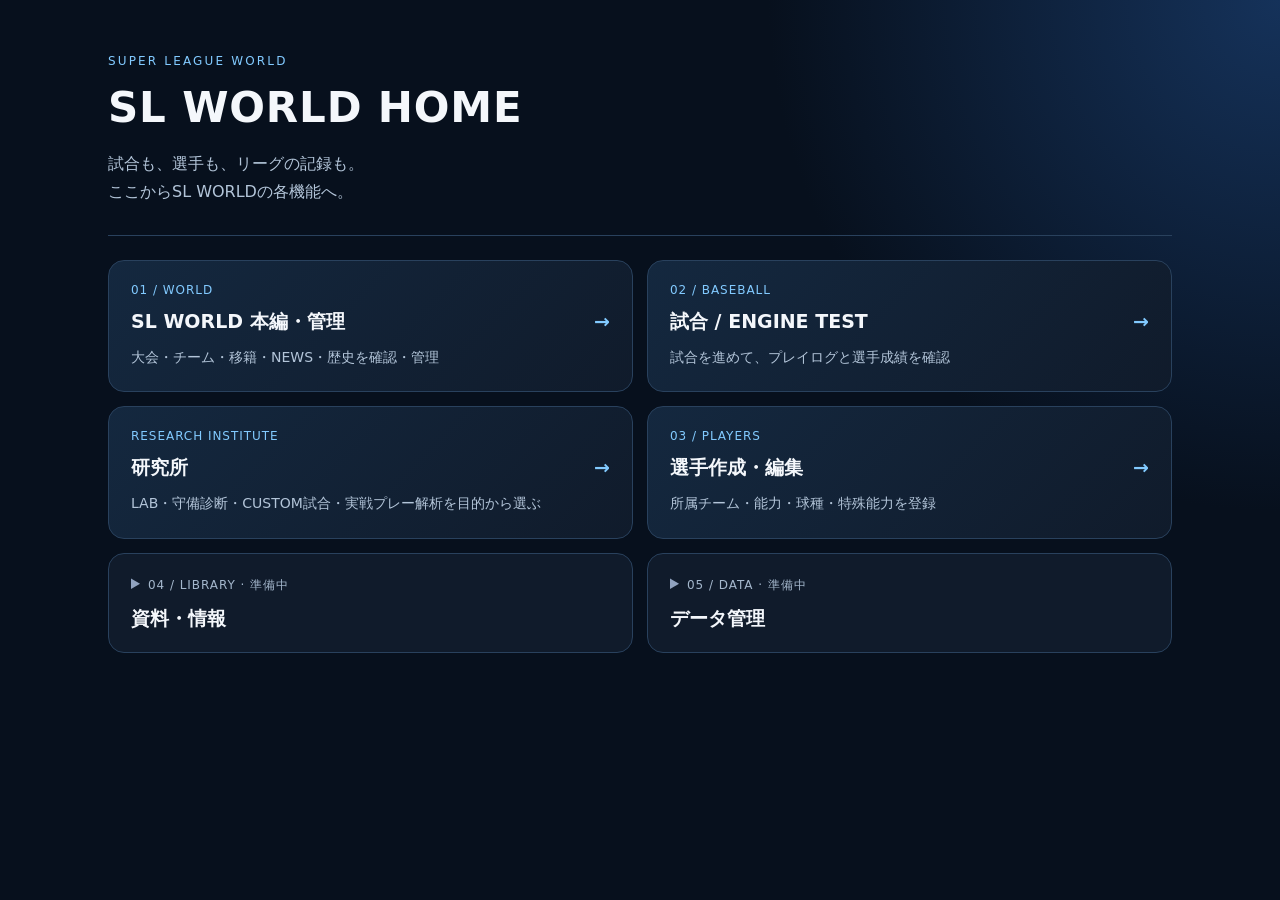
<file: index.html>
<!-- ===== SL WORLD STABLE 1/3 START ===== -->
<!DOCTYPE html>
<html lang="ja">
<head>
<meta charset="UTF-8">
<meta name="viewport" content="width=device-width,initial-scale=1,viewport-fit=cover">
<meta name="theme-color" content="#07101d">
<meta name="apple-mobile-web-app-capable" content="yes">
<meta name="apple-mobile-web-app-status-bar-style" content="black">
<meta name="apple-mobile-web-app-title" content="SL WORLD">

<title>SL WORLD</title>

<style>
*{
  box-sizing:border-box
}

:root{
  --bg:#07101d;
  --panel:#101b2b;
  --panel2:#15243a;
  --line:#263954;
  --text:#f7f9fc;
  --muted:#91a3c0;
  --blue:#82aff4;
  --gold:#f2c963;
  --green:#55d391;
  --red:#ff8585;
}

html,body{
  margin:0;
  min-height:100%;
  background:var(--bg);
  color:var(--text);
  font-family:-apple-system,BlinkMacSystemFont,"Segoe UI",sans-serif
}

body{
  padding-bottom:110px;
  background:
    radial-gradient(circle at top right,#15325a 0,#07101d 34%)
}

button,input,select,textarea{
  font:inherit
}

button{
  cursor:pointer
}

header{
  max-width:900px;
  margin:auto;
  padding:calc(24px + env(safe-area-inset-top)) 18px 18px
}

.headerTop,
.row{
  display:flex;
  justify-content:space-between;
  align-items:center;
  gap:10px
}

.logo{
  font-size:34px;
  font-weight:950
}

.sub{
  font-size:10px;
  color:var(--muted);
  letter-spacing:3px
}

.admin{
  border:1px solid #345070;
  background:#13243b;
  color:#e0ebfa;
  border-radius:13px;
  padding:9px 11px
}

.status{
  display:flex;
  justify-content:space-between;
  align-items:center;
  gap:10px;
  margin-top:16px
}

.badge{
  background:#162943;
  color:#b8cff1;
  padding:7px 11px;
  border-radius:999px;
  font-size:12px
}

.version{
  color:#6d83a4;
  font-size:11px
}

main{
  max-width:900px;
  margin:auto;
  padding:0 14px 30px
}

.view{
  display:none
}

.view.active{
  display:block
}

.hero,
.card{
  background:rgba(16,27,43,.98);
  border:1px solid var(--line);
  border-radius:20px;
  padding:17px;
  margin-bottom:13px
}

.hero{
  background:
    linear-gradient(135deg,#18325a,#101b2b)
}

.label{
  color:var(--blue);
  font-size:11px;
  font-weight:850;
  letter-spacing:2px
}

h1{
  font-size:26px;
  margin:8px 0
}

h2{
  font-size:19px;
  margin:0 0 12px
}

h3{
  font-size:16px;
  margin:5px 0 7px
}

p{
  color:var(--muted);
  line-height:1.6;
  margin:7px 0
}

small{
  color:var(--muted)
}

.grid{
  display:grid;
  grid-template-columns:repeat(2,1fr);
  gap:10px
}

.stat{
  background:var(--panel);
  border:1px solid var(--line);
  border-radius:17px;
  padding:14px
}

.big{
  font-size:27px;
  font-weight:900
}

.goldText{
  color:var(--gold)
}

.green{
  color:var(--green)
}

.red{
  color:var(--red)
}

.sectionTitle{
  font-size:11px;
  font-weight:850;
  letter-spacing:2px;
  color:#7f96b8;
  margin:20px 3px 9px
}

.item{
  padding:13px 0;
  border-bottom:1px solid #25364d
}

.item:last-child{
  border-bottom:0
}

input,
select,
textarea{
  width:100%;
  background:#091524;
  border:1px solid #304665;
  color:#fff;
  border-radius:12px;
  padding:12px;
  outline:none
}

textarea{
  resize:vertical;
  min-height:100px
}

.formLabel{
  display:block;
  color:#9eb0ca;
  font-size:12px;
  margin:13px 0 5px;
  font-weight:750
}

.two{
  display:grid;
  grid-template-columns:1fr 1fr;
  gap:8px
}

.primary{
  width:100%;
  border:0;
  background:#3278dd;
  color:#fff;
  border-radius:13px;
  padding:13px;
  margin-top:14px;
  font-weight:850
}

.secondary,
.danger{
  border-radius:10px;
  padding:8px 10px;
  font-size:12px
}

.secondary{
  border:1px solid #39506e;
  background:#15243a;
  color:#dbe7f8
}

.danger{
  border:1px solid #63353b;
  background:#2b191d;
  color:#ff9ca3
}

.tag{
  display:inline-block;
  padding:4px 7px;
  border-radius:9px;
  font-size:10px;
  font-weight:850;
  margin-right:4px
}

.canon{
  background:#173b28;
  color:#83dfa9
}

.memory{
  background:#203451;
  color:#afd0ff
}

.hold{
  background:#413319;
  color:#ffd681
}

.unknown{
  background:#2b2f39;
  color:#adb6c4
}

.big6{
  background:#463919;
  color:#f4d778
}

.warn{
  background:#432823;
  color:#ffb795
}

.notice{
  border-left:3px solid #4b8be8;
  padding-left:11px;
  color:#aebed4;
  font-size:13px;
  line-height:1.6
}

.alert{
  background:#31231a;
  border:1px solid #67462f;
  border-radius:14px;
  padding:13px;
  color:#ffd3a4;
  margin-top:10px
}

.rule{
  display:flex;
  justify-content:space-between;
  padding:9px 0;
  border-bottom:1px solid #25364d
}

table{
  width:100%;
  border-collapse:collapse;
  font-size:14px
}

th,
td{
  padding:10px 5px;
  border-bottom:1px solid #25364d
}

th{
  text-align:left;
  color:#879bb9;
  font-size:11px
}

th:last-child,
td:last-child{
  text-align:right
}

.first td{
  color:var(--gold);
  font-weight:850
}

.cut td{
  border-bottom:2px solid #607493
}

.box{
  border:1px solid #263a57;
  border-radius:14px;
  padding:13px;
  margin:9px 0;
  background:#0c1726
}

.score{
  font-size:21px;
  font-weight:900;
  color:var(--gold)
}

.empty{
  color:#6f829e;
  text-align:center;
  padding:20px 0
}

.newsCard{
  cursor:pointer
}

.newsCat{
  color:#83b3fa;
  font-size:10px;
  font-weight:850;
  letter-spacing:1px
}

.newsTitle{
  font-size:16px;
  font-weight:850;
  margin-top:5px;
  line-height:1.45
}

.newsSummary{
  color:#9eafc8;
  font-size:13px;
  margin-top:6px;
  line-height:1.5
}

.readmore{
  font-size:11px;
  color:#7eb0fa;
  margin-top:9px
}

.archiveTabs{
  display:grid;
  grid-template-columns:repeat(3,1fr);
  gap:6px;
  margin-bottom:14px
}

.archiveTab{
  border:1px solid #304665;
  background:#101d30;
  color:#8196b4;
  border-radius:11px;
  padding:9px 3px;
  font-size:11px
}

.archiveTab.active{
  background:#285fae;
  color:#fff;
  font-weight:850
}

.clubOpen,.clubBack{border:1px solid #345070;background:#13243b;color:#e0ebfa;border-radius:11px;padding:11px;min-height:44px;white-space:normal;overflow-wrap:anywhere}
.clubOpen{width:100%;text-align:left;font-weight:700}
.clubBack{margin-bottom:12px}
.clubOpen:focus-visible,.clubBack:focus-visible{outline:2px solid var(--blue);outline-offset:3px}

.archiveSection{
  display:none
}

.archiveSection.active{
  display:block
}

.timeline{
  border-left:2px solid #315074;
  margin-left:7px;
  padding-left:16px
}

.timelineItem{
  position:relative;
  padding:0 0 18px
}

.timelineItem:before{
  content:"";
  position:absolute;
  left:-22px;
  top:5px;
  width:10px;
  height:10px;
  border-radius:50%;
  background:#4f8fe8
}

.relationship{
  display:grid;
  grid-template-columns:1fr auto;
  gap:10px;
  align-items:center;
  padding:11px 0;
  border-bottom:1px solid #25364d
}

.modal{
  display:none;
  position:fixed;
  inset:0;
  z-index:100;
  background:rgba(0,0,0,.78);
  padding:18px;
  align-items:center;
  justify-content:center
}

.modal.open{
  display:flex
}

.modalBox{
  width:min(100%,620px);
  max-height:88vh;
  overflow:auto;
  background:#101b2b;
  border:1px solid #344b6b;
  border-radius:21px;
  padding:18px
}

.modalHead{
  display:flex;
  justify-content:space-between;
  align-items:flex-start;
  gap:12px
}

.close{
  width:35px;
  height:35px;
  border:0;
  border-radius:50%;
  background:#26364d;
  color:#fff;
  font-size:18px
}

.article{
  white-space:pre-wrap;
  color:#c2ccda;
  line-height:1.85;
  font-size:15px
}

nav{
  position:fixed;
  bottom:0;
  left:0;
  right:0;
  z-index:20;
  display:grid;
  grid-template-columns:repeat(6,1fr);
  background:rgba(7,16,29,.97);
  border-top:1px solid #263851;
  padding:8px 4px calc(14px + env(safe-area-inset-bottom));
  backdrop-filter:blur(16px)
}

nav button{
  border:0;
  background:none;
  color:#7589a8;
  font-size:10px;
  padding:8px 1px
}

nav button.active{
  color:#fff;
  font-weight:850
}

.icon{
  display:block;
  font-size:19px;
  margin-bottom:3px
}

@media(min-width:700px){
  .grid{
    grid-template-columns:repeat(4,1fr)
  }

  .archiveTabs{
    grid-template-columns:repeat(6,1fr)
  }

  nav{
    max-width:900px;
    margin:auto
  }
}

/* Opening is independent of HOME, management views and saved data. */
html.sl-opening-active, html.sl-opening-active body { overflow:hidden; overscroll-behavior:none; background:#000; }
#slOpening {
  position:fixed; inset:0; z-index:10000; width:100%; height:100%;
  margin:0; padding:0; border:0; border-radius:0; outline:0; box-shadow:none; appearance:none; -webkit-appearance:none; -webkit-tap-highlight-color:transparent; overflow:hidden;
  display:grid; place-items:center; background:#000; color:#eef7ff;
  font-family:-apple-system,BlinkMacSystemFont,"Segoe UI",sans-serif;
  text-align:center; cursor:pointer; touch-action:manipulation;
  animation:sl-opening-exit var(--opening-duration,5000ms) linear forwards;
}
#slOpening[hidden] { display:none; }
#slOpening:focus-visible { outline:0; box-shadow:none; }
#slOpening:focus-visible .sl-opening-skip { text-decoration:underline; }
.sl-opening-scene { position:absolute; inset:0; overflow:hidden; pointer-events:none; background:#000; }
/* Cover portrait with one registered coordinate plane for image, masks and lights. */
.sl-opening-picture { position:absolute; width:max(100%,56.28vh); height:max(100%,177.683vw);
  left:50%; top:50%; transform:translate(-50%,-50%); background:#000; }
.sl-opening-photo { position:absolute; inset:0; display:block; width:100%; height:100%;
  object-fit:cover; object-position:center; margin:0; padding:0; border:0; filter:brightness(.8); }
.sl-opening-curtain { position:absolute; inset:0; background:#000; opacity:1;
  animation:sl-opening-curtain var(--opening-duration,5000ms) linear both; }
.sl-opening-reveal { position:absolute; inset:0; background:url("./sl-world-opening-portrait.png") center / cover no-repeat;
  opacity:0; filter:brightness(.65); animation-duration:var(--opening-duration,5000ms);
  animation-timing-function:linear; animation-fill-mode:both;
  -webkit-mask-image:var(--reveal-mask); mask-image:var(--reveal-mask); }
.sl-opening-reveal-left { --reveal-mask:radial-gradient(ellipse 42% 35% at 6% 20%,#000 8%,transparent 100%); animation-name:sl-opening-left; }
.sl-opening-reveal-right { --reveal-mask:radial-gradient(ellipse 42% 35% at 94% 20%,#000 8%,transparent 100%); animation-name:sl-opening-right; }
.sl-opening-logo-shade { position:absolute; inset:0;
  background:radial-gradient(ellipse 38% 23% at 50% 27%,#000 35%,transparent 100%);
  animation:sl-opening-logo-shade var(--opening-duration,5000ms) linear both; }
.sl-opening-glow { position:absolute; inset:0; opacity:0; filter:blur(5px);
  background:radial-gradient(ellipse 9% 7% at var(--light-x) 20%,#f2faff90 0%,#b6d9ff25 45%,transparent 100%);
  animation:var(--light-animation) var(--opening-duration,5000ms) linear both; }
.sl-opening-glow-left { --light-x:6%; --light-animation:sl-opening-left; }
.sl-opening-glow-right { --light-x:94%; --light-animation:sl-opening-right; }
.sl-opening-gold { position:absolute; inset:0;
  background:radial-gradient(ellipse 24% 17% at 50% 27%,#edba542d,transparent);
  opacity:0; animation:sl-opening-logo var(--opening-duration,5000ms) linear both; }
@media (orientation:landscape) {
  .sl-opening-picture { width:56.28vh; height:100%; }
}
.sl-opening-skip {
  position:absolute; bottom:calc(24px + env(safe-area-inset-bottom,0px));
  left:0; right:0; font-size:11px; letter-spacing:.2em; color:#748493; animation:sl-opening-skip var(--opening-duration,5000ms) linear both;
}
/* 0-.8 black, .8-1.5 left, 1.5-2.2 right, 2.2-3.3 curtain, 3.3-4.3 logo. */
@keyframes sl-opening-left { 0%,16% {opacity:0} 30%,86% {opacity:.8} 90%,100% {opacity:1} }
@keyframes sl-opening-right { 0%,30% {opacity:0} 44%,86% {opacity:.8} 90%,100% {opacity:1} }
@keyframes sl-opening-curtain { 0%,44% {opacity:1} 52% {opacity:.85} 60% {opacity:.5} 66%,100% {opacity:.12} }
@keyframes sl-opening-logo-shade { 0%,66% {opacity:1} 86%,100% {opacity:0} }
@keyframes sl-opening-logo { 0%,66% {opacity:0} 86%,100% {opacity:1} }
@keyframes sl-opening-skip { 0%,16% {opacity:0} 24%,100% {opacity:1} }
@keyframes sl-opening-exit { 0%,90% {opacity:1;visibility:visible} 100% {opacity:0;visibility:hidden} }
@media (max-height:450px) {
  .sl-opening-skip { bottom:calc(10px + env(safe-area-inset-bottom,0px)); }
}
</style>

<link rel="preload" as="image" href="./sl-world-opening-portrait.png">
<!-- SL WORLD PWA -->
<meta name="mobile-web-app-capable" content="yes">
<link rel="manifest" href="./manifest.webmanifest">
<link rel="apple-touch-icon" sizes="180x180" href="./icons/apple-touch-icon.png">
<script src="./pwa-register.js" defer></script>
<!-- /SL WORLD PWA -->
<link rel="stylesheet" href="./sl-home.css">
<link rel="stylesheet" href="./lineup-display.css">
<link rel="stylesheet" href="./special-abilities.css">
<link rel="stylesheet" href="./teams-view.css">
<script src="./team-registry.js"></script>
<script src="./special-abilities.js"></script>
<script src="./lineup-display.js"></script>
<script src="./teams-view.js"></script>
</head>

<body>
<button id="slOpening" hidden type="button" aria-label="SL WORLD オープニングをスキップ">
  <span class="sl-opening-scene" aria-hidden="true">
    <span class="sl-opening-picture">
      <img class="sl-opening-photo" src="./sl-world-opening-portrait.png" alt="" fetchpriority="high" decoding="async" width="941" height="1672">
      <span class="sl-opening-curtain"></span>
      <span class="sl-opening-reveal sl-opening-reveal-left"></span>
      <span class="sl-opening-reveal sl-opening-reveal-right"></span>
      <span class="sl-opening-logo-shade"></span>
      <span class="sl-opening-glow sl-opening-glow-left"></span>
      <span class="sl-opening-glow sl-opening-glow-right"></span>
      <span class="sl-opening-gold"></span>
    </span>
  </span>
  <span class="sl-opening-skip" aria-hidden="true">TAP TO SKIP</span>
</button>
<noscript><style>#slOpening{display:none}</style></noscript>
<script>
// Presentation only: no storage, routing or application state changes.
(() => {
  const OPENING_CONFIG = { enabled:true, duration:5000, sessionKey:"sl_world_opening_played" };
  function claimOpeningSession() {
    // Reloads and same-tab internal navigation retain this flag. Never clear it
    // on pagehide/visibilitychange: those events also occur on internal navigation.
    // Restored iOS browsing sessions may retain sessionStorage after app closure;
    // the web platform does not expose a reliable native cold-launch signal.
    try {
      if (sessionStorage.getItem(OPENING_CONFIG.sessionKey) === "1") return false;
      sessionStorage.setItem(OPENING_CONFIG.sessionKey, "1");
      return true; // Mark before playback, including an immediate tap to skip.
    } catch (_) {
      // Storage-restricted fallback: avoid replay on reload or internal returns.
      const navigation = performance.getEntriesByType("navigation")[0];
      if (navigation && ["reload", "back_forward"].includes(navigation.type)) return false;
      try {
        const from = new URL(document.referrer);
        const app = new URL("./", location.href);
        if (from.origin === app.origin && from.pathname.startsWith(app.pathname)) return false;
      } catch (_) {}
      return true;
    }
  }
  const overlay = document.getElementById("slOpening");
  let timer, active = false, previousFocus;
  const blocked = new Map();
  function blockBackground() {
    if (!active) return;
    for (const id of ["slHome", "slManagement"]) {
      const element = document.getElementById(id);
      if (element && !blocked.has(element)) {
        blocked.set(element, element.inert);
        element.inert = true;
      }
    }
  }
  function skipOpening() {
    if (!active) return;
    active = false;
    clearTimeout(timer);
    document.documentElement.classList.remove("sl-opening-active");
    for (const [element, wasInert] of blocked) element.inert = wasInert;
    blocked.clear();
    const hadFocus = document.activeElement === overlay;
    overlay.hidden = true;
    if (hadFocus) {
      const target = previousFocus && previousFocus !== document.body
        ? previousFocus
        : document.querySelector(location.hash === "#management"
          ? ".sl-home-return a" : "#slHomeTitle");
      if (target) target.focus({preventScroll:true});
    }
  }
  function showOpening() {
    if (!OPENING_CONFIG.enabled || !claimOpeningSession()) { overlay.hidden = true; return; }
    active = true;
    previousFocus = document.activeElement;
    overlay.style.setProperty("--opening-duration", `${OPENING_CONFIG.duration}ms`);
    overlay.hidden = false;
    document.documentElement.classList.add("sl-opening-active");
    overlay.focus({preventScroll:true});
    blockBackground();
    timer = setTimeout(skipOpening, OPENING_CONFIG.duration);
  }
  overlay.addEventListener("click", event => {
    event.stopPropagation();
    skipOpening();
  });
  overlay.addEventListener("keydown", event => {
    if (event.key === "Escape") { event.preventDefault(); skipOpening(); }
    if (event.key === "Tab") event.preventDefault();
    event.stopPropagation();
  });
  overlay.addEventListener("animationend", event => {
    if (event.target === overlay) skipOpening();
  });
  document.addEventListener("DOMContentLoaded", blockBackground, {once:true});
  // Do not restore a half-played overlay when returning from another page.
  window.addEventListener("pagehide", skipOpening);
  showOpening();
})();
</script>

<!-- SL WORLD HOME: navigation only; existing management UI stays below. -->
<main id="slHome" class="sl-home" aria-labelledby="slHomeTitle">
  <div class="sl-home-hero">
    <p class="sl-home-eyebrow">SUPER LEAGUE WORLD</p>
    <h1 id="slHomeTitle" tabindex="-1">SL WORLD HOME</h1>
    <p class="sl-home-intro">試合も、選手も、リーグの記録も。<br>ここからSL WORLDの各機能へ。</p>
  </div>
  <div class="sl-home-grid" role="navigation" aria-label="SL WORLD メニュー">
    <a class="sl-home-card" href="#management">
      <span class="sl-home-number" aria-hidden="true">01 / WORLD</span>
      <span class="sl-home-name">SL WORLD 本編・管理 <span aria-hidden="true">→</span></span>
      <span class="sl-home-description">大会・チーム・移籍・NEWS・歴史を確認・管理</span>
    </a>
    <a class="sl-home-card" href="./engine006.html?mode=match">
      <span class="sl-home-number" aria-hidden="true">02 / BASEBALL</span>
      <span class="sl-home-name">試合 / ENGINE TEST <span aria-hidden="true">→</span></span>
      <span class="sl-home-description">試合を進めて、プレイログと選手成績を確認</span>
    </a>
    <a class="sl-home-card" href="./research.html">
      <span class="sl-home-number" aria-hidden="true">RESEARCH INSTITUTE</span>
      <span class="sl-home-name">研究所 <span aria-hidden="true">→</span></span>
      <span class="sl-home-description">LAB・守備診断・CUSTOM試合・実戦プレー解析を目的から選ぶ</span>
    </a>
    <a class="sl-home-card" href="./player-editor.html">
      <span class="sl-home-number" aria-hidden="true">03 / PLAYERS</span>
      <span class="sl-home-name">選手作成・編集 <span aria-hidden="true">→</span></span>
      <span class="sl-home-description">所属チーム・能力・球種・特殊能力を登録</span>
    </a>
    <details class="sl-home-card sl-home-future">
      <summary><span class="sl-home-number">04 / LIBRARY · 準備中</span><span class="sl-home-name">資料・情報</span></summary>
      <p class="sl-home-description">SL WORLDの資料をまとめる場所です。現在のNEWS・歴史は「SL WORLD 本編・管理」から確認できます。</p>
    </details>
    <details class="sl-home-card sl-home-future">
      <summary><span class="sl-home-number">05 / DATA · 準備中</span><span class="sl-home-name">データ管理</span></summary>
      <p class="sl-home-description">データ管理の共通メニューは準備中です。管理データのバックアップは本編の「管理」、選手データのJSON保存・読込は「選手作成・編集」をご利用ください。</p>
    </details>
  </div>
</main>
<div id="slManagement" hidden>
<div class="sl-home-return"><a href="#home">← SL WORLD HOME</a></div>


<header>
  <div class="headerTop">
    <div>
      <div class="logo">SL WORLD</div>
      <div class="sub">SUPER LEAGUE WORLD ENGINE</div>
    </div>

    <button class="admin" onclick="showView('admin',null)">
      ⚙ 管理
    </button>
  </div>

  <div class="status">
    <div class="badge">第34回スーパーリーグ</div>
    <div class="version">v1.3 STABLE</div>
  </div>
</header>

<main>

<section id="today" class="view active">

  <div class="hero">
    <div class="label">SL TODAY</div>
    <h1>第34回スーパーリーグ</h1>
    <p>大会・移籍・ニュース・歴史を、一つのSL世界記録へ。</p>
  </div>

  <div class="grid">

    <div class="stat">
      <small>現最高優勝</small>
      <div class="big goldText">Devils</div>
      <small>第33回</small>
    </div>

    <div class="stat">
      <small>通算最高優勝</small>
      <div class="big">27</div>
      <small>Devils</small>
    </div>

    <div class="stat">
      <small>終了大会</small>
      <div id="todayCount" class="big">0 / 10</div>
      <small>第34回SL</small>
    </div>

    <div class="stat">
      <small>WORLD STATE</small>
      <div class="big green">LIVE</div>
      <small>正史管理中</small>
    </div>

  </div>

  <div class="sectionTitle">SEASON STATUS</div>

  <div class="card">
    <h2>第34回 暫定首位</h2>
    <div id="todayLeader" class="big">開幕前</div>
    <p id="todayLeaderPt">0 pt</p>
    <div id="todayTie"></div>
  </div>

  <div class="sectionTitle">CC CARRYOVER</div>

  <div class="card">
    <h2>第33回CC → 第34回</h2>
    <div id="carryList"></div>
  </div>

  <div class="sectionTitle">HEADLINES</div>
  <div id="todayNews" class="card"></div>

  <div class="sectionTitle">TRANSFER MARKET</div>
  <div id="todayTransfers" class="card"></div>

  <div class="sectionTitle">WORLD MEMO</div>

  <div class="card">
    <textarea
      id="worldMemo"
      placeholder="設定、今後の展開、保留事項など"
    ></textarea>

    <button class="primary" onclick="saveMemo()">
      世界状態メモを保存
    </button>
  </div>

</section>


<section id="games" class="view">

  <div class="hero">
    <div class="label">TOURNAMENT</div>
    <h1>第34回 大会運営</h1>
    <p>外部ゲームで行った実際の大会結果を入力します。</p>
  </div>

  <div class="card">

    <div class="row">
      <h2>大会結果</h2>
      <button class="secondary" onclick="clearForm()">
        入力リセット
      </button>
    </div>

    <label class="formLabel">大会</label>
    <select id="eventNo"></select>

    <label class="formLabel">優勝</label>
    <input id="winner" list="teamsList">

    <label class="formLabel">準優勝</label>
    <input id="runner" list="teamsList">

    <label class="formLabel">3位</label>
    <div class="two">
      <input id="third1" list="teamsList">
      <input id="third2" list="teamsList">
    </div>

    <label class="formLabel">ベスト8</label>
    <div class="two">
      <input id="qf1" list="teamsList">
      <input id="qf2" list="teamsList">
      <input id="qf3" list="teamsList">
      <input id="qf4" list="teamsList">
    </div>

    <label class="formLabel">
      前回大会王者を実際に倒したチーム
    </label>

    <input
      id="beatChampion"
      list="teamsList"
      placeholder="該当なしなら空欄"
    >

    <p class="notice">
      第1大会には王者撃破ボーナスはありません。
      連覇ボーナスと王者撃破ボーナスは、
      直前の大会だけを参照します。
    </p>

    <button class="primary" onclick="saveTournament()">
      この大会を正史として保存
    </button>

  </div>

  <div class="card">
    <h2>SLポイント</h2>

    <div class="rule">
      <span>優勝</span>
      <strong>5 pt</strong>
    </div>

    <div class="rule">
      <span>準優勝</span>
      <strong>4 pt</strong>
    </div>

    <div class="rule">
      <span>3位</span>
      <strong>3 pt</strong>
    </div>

    <div class="rule">
      <span>ベスト8</span>
      <strong>1 pt</strong>
    </div>

    <div class="rule">
      <span>前回王者撃破</span>
      <strong>+1 pt</strong>
    </div>

    <div class="rule">
      <span>大会連覇</span>
      <strong>+1 pt</strong>
    </div>
  </div>

  <div class="card">
    <h2>第34回 暫定順位</h2>

    <div style="overflow:auto">
      <table>
        <thead>
          <tr>
            <th>順位</th>
            <th>チーム</th>
            <th>Pt</th>
          </tr>
        </thead>

        <tbody id="standingsBody"></tbody>
      </table>
    </div>

    <div id="playoffNotice"></div>
  </div>

  <div class="sectionTitle">REGISTERED EVENTS</div>

  <div id="eventHistory" class="card"></div>

</section>


<section id="teams" class="view">

  <div class="hero">
    <div class="label">TEAMS / PLAYERS</div>
    <h1>チーム・選手</h1>
    <p>現在の所属チームと、登録された選手の能力を閲覧します。</p>
  </div>
  <div id="teamsBrowser"></div>

  <details id="teamRelationships" class="card">
    <summary>クラブ間関係</summary>
    <div id="relationshipList"></div>
  </details>

</section>


<section id="transfers" class="view">

  <div class="hero">
    <div class="label">TRANSFER MARKET</div>
    <h1>移籍市場</h1>
    <p>確定移籍・レンタル・内部昇格とは分けて記録します。</p>
  </div>

  <div class="card">

    <h2>移籍を登録</h2>

    <label class="formLabel">選手</label>
    <input id="transferPlayer">

    <label class="formLabel">移籍元</label>
    <input id="transferFrom">

    <label class="formLabel">移籍先</label>
    <input id="transferTo">

    <label class="formLabel">種別</label>

    <select id="transferType">
      <option value="完全移籍">完全移籍</option>
      <option value="レンタル">レンタル</option>
      <option value="復帰">レンタル復帰</option>
      <option value="加入">加入</option>
      <option value="退団">退団</option>
      <option value="引退">引退</option>
    </select>

    <label class="formLabel">メモ</label>
    <textarea
      id="transferMemo"
      placeholder="移籍金、契約、背景など"
    ></textarea>

    <button class="primary" onclick="addTransfer()">
      移籍記録を追加
    </button>

  </div>

  <div class="card">
    <h2>移籍履歴</h2>
    <div id="transferList"></div>
  </div>

</section>


<section id="news" class="view">

  <div class="hero">
    <div class="label">SL NEWS</div>
    <h1>ニュース</h1>
    <p>現在のニュースとSL史に残る記事を管理します。</p>
  </div>

  <div class="card">

    <h2>ニュース作成</h2>

    <label class="formLabel">カテゴリー</label>

    <select id="newsCategory">
      <option value="速報">速報</option>
      <option value="移籍">移籍</option>
      <option value="大会">大会</option>
      <option value="クラブ">クラブ</option>
      <option value="選手">選手</option>
      <option value="運営">運営</option>
      <option value="歴史">歴史</option>
    </select>

    <label class="formLabel">タイトル</label>
    <input id="newsTitle">

    <label class="formLabel">概要</label>
    <textarea id="newsSummary"></textarea>

    <label class="formLabel">本文</label>
    <textarea id="newsBody"></textarea>

    <button class="primary" onclick="addNews()">
      ニュースを公開
    </button>

  </div>

  <div class="sectionTitle">CURRENT NEWS</div>
  <div id="newsList"></div>

  <div class="sectionTitle">HISTORICAL NEWS</div>
  <div id="historicalNewsList"></div>

</section>


<section id="history" class="view">

  <div class="hero">
    <div class="label">SL WORLD HISTORY</div>
    <h1>SL WORLD History</h1>
    <p>
      SLの大会記録・年表・伝説を閲覧できます。
    </p>
  </div>

  <div class="archiveTabs">

    <button
      class="archiveTab active"
      data-archive="sl"
      onclick="showArchive('sl',this)"
    >
      SLの歴史
    </button>


    <button
      class="archiveTab"
      data-archive="cc"
      onclick="showArchive('cc',this)"
    >
      CC
    </button>

    <button
      class="archiveTab"
      data-archive="jc"
      onclick="showArchive('jc',this)"
    >
      JC
    </button>

    <button
      class="archiveTab"
      data-archive="king"
      onclick="showArchive('king',this)"
    >
      国王杯
    </button>

    <button
      class="archiveTab"
      data-archive="timeline"
      onclick="showArchive('timeline',this)"
    >
      年表
    </button>

    <button
      class="archiveTab"
      data-archive="legend"
      onclick="showArchive('legend',this)"
    >
      伝説
    </button>

  </div>

  <p class="notice">大会別記録・年表・記事は当時の名称を残しています。</p>

  <div id="archive-sl" class="archiveSection active">
    <div class="card">
      <h2>SL最高優勝</h2>
      <div id="slChampionArchive"></div>
    </div>
  </div>

  <div id="archive-cc" class="archiveSection">
    <div class="card">
      <h2>Champions Cup</h2>
      <div id="ccArchive"></div>
    </div>
  </div>

  <div id="archive-jc" class="archiveSection">
    <div class="card">
      <h2>Japan Cup</h2>
      <div id="jcArchive"></div>
    </div>
  </div>

  <div id="archive-king" class="archiveSection">
    <div class="card">
      <h2>国王杯</h2>
      <div id="kingArchive"></div>
    </div>
  </div>

  <div id="archive-timeline" class="archiveSection">
    <div class="card">
      <h2>SL年表</h2>
      <div id="timelineArchive"></div>
    </div>
  </div>

  <div id="archive-legend" class="archiveSection">
    <div class="card">
      <h2>伝説・記録</h2>
      <div id="legendArchive"></div>
    </div>
  </div>

</section>

<!-- ===== SL WORLD STABLE 1/3 END ===== -->
<!-- ===== SL WORLD STABLE 2/3 START ===== -->

<section id="admin" class="view">

  <div class="hero">
    <div class="label">ADMIN / GOD MODE</div>
    <h1>SL WORLD 管理</h1>
    <p>世界データの保存・復元・確認を行います。</p>
  </div>

  <div class="card">
    <h2>データバックアップ</h2>

    <p class="notice">
      大会結果・ニュース・移籍・クラブ関係・世界メモを
      JSON形式でバックアップできます。
    </p>

    <button class="primary" onclick="exportBackup()">
      バックアップJSONを表示
    </button>

    <label class="formLabel">バックアップ / 復元データ</label>

    <textarea
      id="backupArea"
      placeholder="ここにJSONデータが表示されます"
    ></textarea>

    <button class="secondary" onclick="importBackup()">
      このJSONから復元
    </button>
  </div>

  <div class="card">
    <h2>WORLD DATA STATUS</h2>

    <div class="rule">
      <span>SL最高優勝史</span>
      <strong>第1〜33回</strong>
    </div>

    <div class="rule">
      <span>Champions Cup</span>
      <strong>第1〜33回</strong>
    </div>

    <div class="rule">
      <span>Japan Cup</span>
      <strong>第1〜25回</strong>
    </div>

    <div class="rule">
      <span>国王杯</span>
      <strong>第1〜4回</strong>
    </div>

    <div class="rule">
      <span>現行シーズン</span>
      <strong>第34回</strong>
    </div>
  </div>

  <div class="card">
    <h2>記録ポリシー</h2>

    <p>
      <span class="tag canon">正史</span>
      ユーザーによって確定されたSL世界の事実
    </p>

    <p>
      <span class="tag memory">記憶</span>
      記憶に基づき、今後確認する可能性がある記録
    </p>

    <p>
      <span class="tag hold">推定</span>
      周辺資料から考えられるが未確定の情報
    </p>

    <p>
      <span class="tag unknown">記録なし</span>
      現存資料では確認できない情報
    </p>
  </div>

</section>

</main>


<datalist id="teamsList"></datalist>


<div id="articleModal" class="modal">
  <div class="modalBox">

    <div class="modalHead">

      <div>
        <div id="modalCategory" class="newsCat"></div>
        <h2 id="modalTitle"></h2>
      </div>

      <button class="close" onclick="closeArticle()">
        ×
      </button>

    </div>

    <div id="modalSummary" class="newsSummary"></div>

    <hr
      style="
        border:0;
        border-top:1px solid #2a3d58;
        margin:16px 0
      "
    >

    <div id="modalBody" class="article"></div>

  </div>
</div>


<nav>

  <button
    class="navBtn active"
    data-view="today"
    onclick="showView('today',this)"
  >
    <span class="icon">⌂</span>
    Today
  </button>

  <button
    class="navBtn"
    data-view="games"
    onclick="showView('games',this)"
  >
    <span class="icon">◆</span>
    大会
  </button>

  <button
    class="navBtn"
    data-view="teams"
    onclick="showView('teams',this)"
  >
    <span class="icon">♜</span>
    チーム
  </button>

  <button
    class="navBtn"
    data-view="transfers"
    onclick="showView('transfers',this)"
  >
    <span class="icon">⇄</span>
    移籍
  </button>

  <button
    class="navBtn"
    data-view="news"
    onclick="showView('news',this)"
  >
    <span class="icon">▤</span>
    News
  </button>

  <button
    class="navBtn"
    data-view="history"
    onclick="showView('history',this)"
  >
    <span class="icon">★</span>
    歴史
  </button>

</nav>


</div>
<script>
// HOME routing is independent of management tabs and never touches storage.
(() => {
  const home = document.getElementById("slHome");
  const management = document.getElementById("slManagement");
  function showHomeRoute(moveFocus = false){
    const inManagement = location.hash === "#management";
    home.hidden = inManagement;
    management.hidden = !inManagement;
    if(moveFocus){
      window.scrollTo(0,0);
      (inManagement ? management.querySelector(".sl-home-return a") : document.getElementById("slHomeTitle")).focus({preventScroll:true});
    }
  }
  window.addEventListener("hashchange",()=>showHomeRoute(true));
  window.addEventListener("pageshow",()=>showHomeRoute());
  showHomeRoute();
})();
</script>
<script>

const $ = id => document.getElementById(id);


/* =========================================================
   SL WORLD CORE DATA
========================================================= */

// Current team identities and memberships are provided by team-registry.js.

// Legacy competition keys: keep saved editions, points and manager references intact.
const teams = [
  "デビルスターズ",
  "大阪桐蔭",
  "納東一",
  "東海大相模",
  "壮青学院",
  "日本体育大荏原",
  "威伏",
  "西東国",
  "武勇館",
  "明訓",
  "頭取商",
  "知位学園"
];


const managers = {
  "デビルスターズ":"海堂",
  "大阪桐蔭":"島田",
  "納東一":"佐藤",
  "東海大相模":"由井",
  "壮青学院":"朝比奈",
  "日本体育大荏原":"加々美",
  "威伏":"田倉",
  "西東国":"サントス",
  "武勇館":"山本",
  "明訓":"徳川",
  "頭取商":"高橋",
  "知位学園":"太田"
};


const big6Teams = [
  "デビルスターズ",
  "大阪桐蔭",
  "納東一",
  "東海大相模",
  "壮青学院",
  "日本体育大荏原"
];


const carryover = {
  "デビルスターズ":3,
  "納東一":2,
  "大阪桐蔭":1,
  "壮青学院":1
};


/* =========================================================
   SL最高優勝
========================================================= */

const slChampions = [

  "デビルスターズ",
  "デビルスターズ",
  "デビルスターズ",
  "デビルスターズ",
  "デビルスターズ",
  "デビルスターズ",
  "デビルスターズ",
  "デビルスターズ",

  "納東一",

  "デビルスターズ",
  "デビルスターズ",
  "デビルスターズ",

  "納東一",

  "デビルスターズ",
  "デビルスターズ",
  "デビルスターズ",
  "デビルスターズ",
  "デビルスターズ",
  "デビルスターズ",
  "デビルスターズ",
  "デビルスターズ",
  "デビルスターズ",
  "デビルスターズ",
  "デビルスターズ",

  "納東一",

  "デビルスターズ",

  "日本体育大荏原",

  "デビルスターズ",

  "日本体育大荏原",

  "デビルスターズ",
  "デビルスターズ",

  "日本体育大荏原",

  "デビルスターズ"

];


/* =========================================================
   CHAMPIONS CUP
========================================================= */

const ccHistory = [

  ["東海大相模","大阪桐蔭"],
  ["東海大相模","明訓"],
  ["デビルスターズ","西東国"],
  ["東海大相模","大阪桐蔭"],
  ["デビルスターズ","納東一"],
  ["納東一","頭取商"],
  ["デビルスターズ","納東一"],
  ["デビルスターズ","納東一"],
  ["デビルスターズ","納東一"],
  ["デビルスターズ","壮青学院"],
  ["デビルスターズ","東海大相模"],
  ["デビルスターズ","明訓"],
  ["デビルスターズ","東海大相模"],
  ["デビルスターズ","明訓"],
  ["デビルスターズ","大阪桐蔭"],

  [
    "東海大相模",
    "壮青学院",
    "デビルスターズ",
    "納東一"
  ],

  [
    "納東一",
    "西東国",
    "大阪桐蔭",
    "日体荏原"
  ],

  [
    "デビルスターズ",
    "壮青学院",
    "大阪桐蔭",
    "納東一"
  ],

  [
    "デビルスターズ",
    "東海大相模",
    "納東一",
    "大阪桐蔭"
  ],

  [
    "東海大相模",
    "デビルスターズ",
    "日体荏原",
    "明訓"
  ],

  [
    "壮青学院",
    "デビルスターズ",
    "納東一",
    "西東国"
  ],

  [
    "納東一",
    "デビルスターズ",
    "東海大相模",
    "西東国"
  ],

  [
    "デビルスターズ",
    "大阪桐蔭",
    "壮青学院",
    "東海大相模"
  ],

  [
    "納東一",
    "日体荏原",
    "大阪桐蔭",
    "東海大相模"
  ],

  [
    "壮青学院",
    "大阪桐蔭",
    "日体荏原",
    "東海大相模"
  ],

  [
    "日体荏原",
    "東海大相模",
    "デビルスターズ",
    "威伏"
  ],

  [
    "納東一",
    "デビルスターズ",
    "日体荏原",
    "東海大相模"
  ],

  [
    "日体荏原",
    "大阪桐蔭",
    "デビルスターズ",
    "納東一"
  ],

  [
    "日体荏原",
    "デビルスターズ",
    "壮青学院",
    "納東一"
  ],

  [
    "デビルスターズ",
    "大阪桐蔭",
    "壮青学院",
    "威伏"
  ],

  [
    "デビルスターズ",
    "日体荏原",
    "大阪桐蔭",
    "東海大相模"
  ],

  [
    "デビルスターズ",
    "日体荏原",
    "納東一",
    "大阪桐蔭"
  ],

  [
    "デビルスターズ",
    "納東一",
    "大阪桐蔭",
    "壮青学院"
  ]

];


/* =========================================================
   JAPAN CUP
========================================================= */

const jcHistory = [

  [
    "デビルスターズ",
    "納東一",
    "東海大相模",
    "大阪桐蔭"
  ],

  [
    "納東一",
    "大阪桐蔭",
    "デビルスターズ",
    "東海大相模"
  ],

  [
    "大阪桐蔭",
    "デビルスターズ",
    "明訓",
    "壮青学院"
  ],

  [
    "納東一",
    "大阪桐蔭",
    "東海大相模",
    "デビルスターズ"
  ],

  [
    "大阪桐蔭",
    "納東一",
    "デビルスターズ",
    "壮青学院"
  ],

  [
    "納東一",
    "大阪桐蔭",
    "東海大相模",
    "デビルスターズ"
  ],

  [
    "大阪桐蔭",
    "納東一",
    "デビルスターズ",
    "東海大相模"
  ],

  [
    "デビルスターズ",
    "壮青学院",
    "大阪桐蔭",
    "納東一"
  ],

  [
    "大阪桐蔭",
    "デビルスターズ",
    "壮青学院",
    "日体荏原"
  ],

  [
    "壮青学院",
    "東海大相模",
    "デビルスターズ",
    "西東国"
  ],

  [
    "デビルスターズ",
    "大阪桐蔭",
    "東海大相模",
    "納東一"
  ],

  [
    "壮青学院",
    "東海大相模",
    "デビルスターズ",
    "大阪桐蔭"
  ],

  [
    "デビルスターズ",
    "大阪桐蔭",
    "納東一",
    "東海大相模"
  ],

  [
    "壮青学院",
    "納東一",
    "デビルスターズ",
    "東海大相模"
  ],

  [
    "デビルスターズ",
    "壮青学院",
    "納東一",
    "大阪桐蔭"
  ],

  [
    "納東一",
    "壮青学院",
    "デビルスターズ",
    "大阪桐蔭"
  ],

  [
    "納東一",
    "日体荏原",
    "壮青学院",
    "デビルスターズ"
  ],

  [
    "日体荏原",
    "壮青学院",
    "デビルスターズ",
    "西東国"
  ],

  [
    "日体荏原",
    "壮青学院",
    "デビルスターズ",
    "納東一"
  ],

  [
    "デビルスターズ",
    "日体荏原",
    "納東一",
    "大阪桐蔭"
  ],

  [
    "壮青学院",
    "日体荏原",
    "大阪桐蔭",
    "デビルスターズ"
  ],

  [
    "デビルスターズ",
    "大阪桐蔭",
    "日体荏原",
    "壮青学院"
  ],

  [
    "デビルスターズ",
    "日体荏原",
    "大阪桐蔭",
    "壮青学院"
  ],

  [
    "デビルスターズ",
    "日体荏原",
    "納東一",
    "威伏"
  ],

  [
    "デビルスターズ",
    "大阪桐蔭",
    "日体荏原",
    "納東一"
  ]

];


/* =========================================================
   国王杯
========================================================= */

const kingHistory = [

  [
    "デビルスターズ",
    "日本体育大荏原",
    "威伏",
    "邦成"
  ],

  [
    "デビルスターズ",
    "大阪桐蔭",
    "日本体育大荏原",
    "東海大相模"
  ],

  [
    "納東一",
    "将駈",
    "壮青学院",
    "宇霧一"
  ],

  [
    "デビルスターズ",
    "東海大相模",
    "日本体育大荏原",
    "西東国"
  ]

];


/* =========================================================
   SL TIMELINE
========================================================= */

const timelineData = [

  {
    era:"SL以前",
    title:"スーパーリーグ前史",
    text:
      "絶対勝利学園高校を源流とするチーム史と、"+
      "全日本野球選手権の時代。"+
      "デビルスターズの名称は全日本時代の中期〜後期に成立したとされる。",
    status:"memory"
  },

  {
    era:"第1回",
    title:"スーパーリーグ開幕",
    text:
      "SLが開幕。デビルスターズはすでに完成された強豪として君臨していた。",
    status:"canon"
  },

  {
    era:"第1〜8回",
    title:"デビルスターズ 8連覇",
    text:
      "SL最高優勝を第1回から第8回まで連続制覇。"+
      "SL史最初の巨大王朝を築く。",
    status:"canon"
  },

  {
    era:"第9回",
    title:"納東一、王朝を止める",
    text:
      "納東一がSL最高優勝。"+
      "デビルスターズ以外で初めて最高優勝を獲得する。"+
      "Japan Cupもこの時代から始まった。",
    status:"canon"
  },

  {
    era:"第19回",
    title:"デビルスターズ 三冠",
    text:
      "デビルスターズがSL・CC・JCを制覇。"+
      "6連続最高優勝、通算17回目。",
    status:"canon"
  },

  {
    era:"第22回",
    title:"威伏・能体工がAチームへ",
    text:
      "威伏と能体工がSL所属チームへ昇格。"+
      "威伏には条件付きのAチーム資格が設定された。",
    status:"canon"
  },

  {
    era:"第23回",
    title:"加々美時代の頂点",
    text:
      "デビルスターズが三冠。"+
      "SL最高優勝10連覇、通算21回目。"+
      "シーズン後、加々美監督がデビルスターズを退任する。",
    status:"canon"
  },

  {
    era:"第24回",
    title:"海堂政権と加々美の新たな挑戦",
    text:
      "海堂がデビルスターズ監督に就任。"+
      "加々美は日本体育大荏原の監督となり、"+
      "若手育成を軸に新たなチーム作りを開始する。",
    status:"canon"
  },

  {
    era:"第27回",
    title:"日本体育大荏原、初の最高優勝",
    text:
      "デビルスターズと38ポイントで並び、"+
      "最高優勝決定プレーオフを3対1で制した日本体育大荏原が初優勝。"+
      "Big6の一角として確固たる地位を築く。",
    status:"canon"
  },

  {
    era:"第28回",
    title:"藤浪、大阪桐蔭監督就任",
    text:
      "大阪桐蔭が藤浪を監督に招聘。"+
      "SL史上初の元NPB監督となる。",
    status:"canon"
  },

  {
    era:"第30回",
    title:"四冠時代の幕開け",
    text:
      "国王杯創設後、デビルスターズが"+
      "SL・CC・JC・国王杯の四冠を達成。",
    status:"canon"
  },

  {
    era:"第31回",
    title:"デビルスターズ 四冠連覇",
    text:
      "デビルスターズが2シーズン連続四冠。"+
      "市若大商はAチームから降格。",
    status:"canon"
  },

  {
    era:"第33回",
    title:"デビルスターズ、再び四冠",
    text:
      "大阪桐蔭との最高優勝決定プレーオフを制し、"+
      "デビルスターズが通算27回目の最高優勝。"+
      "四冠も達成した。",
    status:"canon"
  },

  {
    era:"第34回 開幕前",
    title:"王朝か、革命か。",
    text:
      "納東一がA・ジャッジとエドワード・スタンリッジを大型補強。"+
      "デビルスターズは世代交代へ入り、"+
      "SL史でも屈指の注目シーズンを迎える。",
    status:"canon"
  }

];


/* =========================================================
   LEGENDS / RECORDS
========================================================= */

const legendData = [

  {
    title:"デビルスターズ",
    text:
      "SL最多となる27回の最高優勝を誇る絶対王者。"+
      "SL初期から現代までリーグの中心に存在し続ける。"
  },

  {
    title:"加々美",
    text:
      "デビルスターズ第1回〜第23回監督。"+
      "トータルベースボールを築き、SL史最大級の王朝を形成。"+
      "第24回から日本体育大荏原を率いる。"
  },

  {
    title:"海堂",
    text:
      "加々美の系譜を受け継ぎながら、"+
      "ニュートータルベースボールへ進化させたデビルスターズ監督。"+
      "四冠を複数回達成。"
  },

  {
    title:"X亀田",
    text:
      "デビルスターズ史を代表する伝説的4番打者。"+
      "走攻守すべてに優れた五ツールプレイヤーで、"+
      "初代SL殿堂入り候補の筆頭。"
  },

  {
    title:"八雲 × 佐山",
    text:
      "デビルスターズ黄金期を支えた伝説的二遊間。"+
      "異常なほど高い連携力と親友関係で知られる。"+
      "現役復帰後は邦成でプレー。"
  },

  {
    title:"日本体育大荏原",
    text:
      "加々美監督就任後、育成型クラブとして急成長。"+
      "第27回に初のSL最高優勝を達成しBig6入りを確実なものとした。"
  }

];


/* =========================================================
   HISTORICAL NEWS
   ※記事原文が残っていないものは再構成と明記
========================================================= */

const historicalNews = [

  {
    category:"歴史",
    title:"納東一、デビルスターズの8連覇を止める",
    summary:"第9回SLで納東一が最高優勝。",
    body:
      "【正史・再構成】\n\n"+
      "第1回から第8回までSL最高優勝を独占していた"+
      "デビルスターズの連覇がついに止まった。\n\n"+
      "新王者となったのは納東一。\n"+
      "スーパーリーグ史における最初の巨大な転換点となった。",
    source:"reconstructed"
  },

  {
    category:"歴史",
    title:"加々美、デビルスターズ監督を退任",
    summary:"第23回終了後、長期政権に自ら幕。",
    body:
      "【正史・再構成】\n\n"+
      "デビルスターズを第1回から率いてきた加々美監督が退任。\n\n"+
      "解任ではなく、自ら新たな挑戦を選択した円満退任だった。\n"+
      "その後、日本体育大荏原の監督に就任する。",
    source:"reconstructed"
  },

  {
    category:"歴史",
    title:"日本体育大荏原、最高優勝決定戦を制す",
    summary:"第27回、デビルスターズを3対1で破り初優勝。",
    body:
      "【正史・再構成】\n\n"+
      "第27回SLはデビルスターズと日本体育大荏原が"+
      "38ポイントで並び、最高優勝決定プレーオフへ。\n\n"+
      "日本体育大荏原が3対1で勝利し、"+
      "クラブ史上初のSL最高優勝を達成した。",
    source:"reconstructed"
  },

  {
    category:"歴史",
    title:"デビルスターズ、史上初の四冠",
    summary:"第30回、SL・CC・JC・国王杯を完全制覇。",
    body:
      "【正史・再構成】\n\n"+
      "国王杯創設によって主要タイトルが4大会となったSL。\n\n"+
      "デビルスターズはSL最高優勝、Champions Cup、"+
      "Japan Cup、国王杯をすべて制し、四冠を達成した。",
    source:"reconstructed"
  },

  {
    category:"移籍",
    title:"納東一、A・ジャッジとスタンリッジを獲得",
    summary:"第34回開幕前、SL史を揺るがす超大型補強。",
    body:
      "【正史・再構成】\n\n"+
      "納東一がYankeesからA・ジャッジと"+
      "エドワード・スタンリッジを獲得。\n\n"+
      "スタンリッジは移籍金15億・5年80億、"+
      "ジャッジは移籍金20億・5年100億。\n\n"+
      "明日川の記録を塗り替えるSL史上最大級の移籍となった。",
    source:"reconstructed"
  },

  {
    category:"選手",
    title:"クラウド、左膝内側側副靱帯を負傷",
    summary:"第34回開幕前、デビルスターズに大きな不安。",
    body:
      "【正史・再構成】\n\n"+
      "デビルスターズのクラウドが左膝内側側副靱帯を負傷。\n\n"+
      "当初は約4か月の離脱が見込まれ、国王杯欠場が確実視された。"+
      "一方、シーズン日程の遅延によって"+
      "SL開幕戦への復帰可能性も浮上している。",
    source:"reconstructed"
  }

];


/* =========================================================
   DEFAULT CURRENT NEWS
========================================================= */

const defaultNews = [

  {
    category:"移籍",
    title:"納東一、超大型補強を敢行",
    summary:
      "A・ジャッジ、エドワード・スタンリッジを獲得。"+
      "第34回SL最大の補強となった。",
    body:
      "納東一が第34回開幕を前に大型補強を敢行した。\n\n"+
      "YankeesからA・ジャッジ、"+
      "エドワード・スタンリッジを獲得。\n\n"+
      "佐藤監督は新戦力を加えたチームについて、"+
      "SL史上最強クラスの陣容に強い自信を示している。"
  },

  {
    category:"移籍",
    title:"明日川、デビルスターズへ",
    summary:
      "日本体育大荏原からデビルスターズへ。"+
      "移籍金18.5億の大型移籍。",
    body:
      "デビルスターズが日本体育大荏原から"+
      "明日川を獲得した。\n\n"+
      "移籍金は18.5億。発表時点ではSL史上最高額となった。\n\n"+
      "その後、納東一によるジャッジ獲得が"+
      "この記録を更新することになる。"
  },

  {
    category:"選手",
    title:"クラウド、国王杯欠場へ",
    summary:
      "左膝内側側副靱帯損傷。"+
      "SL開幕戦への復帰可能性は残る。",
    body:
      "デビルスターズのクラウドが負傷。\n\n"+
      "国王杯への出場は困難となったが、"+
      "シーズン日程の状況次第では"+
      "第34回SL開幕戦への復帰可能性が残されている。"
  },

  {
    category:"運営",
    title:"頭取商、第34回は条件付きAチーム資格",
    summary:
      "8ポイント以上、またはCC出場が残留条件。",
    body:
      "頭取商は第34回SLに条件付きで参加する。\n\n"+
      "8ポイント以上の獲得、またはChampions Cupへの出場が"+
      "Aチーム資格維持の条件となる。\n\n"+
      "条件達成の場合、事実上の降格記録は取り消され、"+
      "Aチームとしての所属は継続扱いとなる。"
  }

];


/* =========================================================
   STORAGE
========================================================= */

const STORAGE = {

  tournaments:"sl34_tournaments",

  news:"sl_news_v12",

  transfers:"sl_transfers_complete",

  relationships:"sl_relationships",

  memo:"sl_world_memo"

};


let tournaments = loadJSON(
  STORAGE.tournaments,
  []
);


let newsItems = loadJSON(
  STORAGE.news,
  defaultNews
);


let transferItems = loadJSON(
  STORAGE.transfers,
  []
);


let relationships = loadJSON(
  STORAGE.relationships,
  [
    {
      a:"デビルスターズ",
      b:"大阪桐蔭",
      level:"宿敵"
    },
    {
      a:"デビルスターズ",
      b:"壮青学院",
      level:"良好"
    },
    {
      a:"デビルスターズ",
      b:"日本体育大荏原",
      level:"良好"
    },
    {
      a:"日本体育大荏原",
      b:"納東一",
      level:"通常"
    }
  ]
);


/* =========================================================
   BASIC UTILITIES
========================================================= */

function loadJSON(key,fallback){

  try{

    const raw = localStorage.getItem(key);

    if(!raw){
      return fallback;
    }

    return JSON.parse(raw);

  }catch(error){

    console.error(
      "SL WORLD load error:",
      key,
      error
    );

    return fallback;

  }

}


function saveJSON(key,value){

  try{

    localStorage.setItem(
      key,
      JSON.stringify(value)
    );

  }catch(error){

    console.error(
      "SL WORLD save error:",
      key,
      error
    );

    alert(
      "データ保存中にエラーが発生しました。"
    );

  }

}


function escapeHTML(value){

  return String(value ?? "")
    .replaceAll("&","&amp;")
    .replaceAll("<","&lt;")
    .replaceAll(">","&gt;")
    .replaceAll('"',"&quot;")
    .replaceAll("'","&#039;");

}


function normalizeTeamName(name){

  if(name === "D"){
    return "デビルスターズ";
  }

  return name;

}


/* =========================================================
   NAVIGATION
========================================================= */

function showView(id,button){

  if(id === "teams") renderTeams();

  document
    .querySelectorAll(".view")
    .forEach(view=>{
      view.classList.remove("active");
    });


  const target = $(id);

  if(target){
    target.classList.add("active");
  }


  document
    .querySelectorAll(".navBtn")
    .forEach(btn=>{
      btn.classList.remove("active");
    });


  if(button){
    button.classList.add("active");
  }


  window.scrollTo({
    top:0,
    behavior:"smooth"
  });

}


function showArchive(id,button){

  document
    .querySelectorAll(".archiveSection")
    .forEach(section=>{
      section.classList.remove("active");
    });


  document
    .querySelectorAll(".archiveTab")
    .forEach(tab=>{
      tab.classList.remove("active");
    });


  const section = $("archive-"+id);

  if(section){
    section.classList.add("active");
  }


  if(button){
    button.classList.add("active");
  }

}


/* =========================================================
   INITIAL FORM SETUP
========================================================= */

function buildTeamDatalist(){

  const list = $("teamsList");

  list.innerHTML = teams
    .map(team=>
      `<option value="${escapeHTML(team)}"></option>`
    )
    .join("");

}


function buildEventSelector(){

  const select = $("eventNo");

  select.innerHTML = "";

  for(let i=1;i<=10;i++){

    const option =
      document.createElement("option");

    option.value = i;

    option.textContent =
      `第${i}大会`;

    select.appendChild(option);

  }

}


/* =========================================================
   TOURNAMENT SYSTEM
========================================================= */

function clearForm(){

  [
    "winner",
    "runner",
    "third1",
    "third2",
    "qf1",
    "qf2",
    "qf3",
    "qf4",
    "beatChampion"
  ].forEach(id=>{

    $(id).value = "";

  });

}


function getTournament(eventNo){

  return tournaments.find(
    item=>Number(item.eventNo) === Number(eventNo)
  );

}


function saveTournament(){

  const eventNo =
    Number($("eventNo").value);


  const winner =
    $("winner").value.trim();


  const runner =
    $("runner").value.trim();


  const third1 =
    $("third1").value.trim();


  const third2 =
    $("third2").value.trim();


  const qf1 =
    $("qf1").value.trim();


  const qf2 =
    $("qf2").value.trim();


  const qf3 =
    $("qf3").value.trim();


  const qf4 =
    $("qf4").value.trim();


  let beatChampion =
    $("beatChampion").value.trim();


  if(!winner || !runner){

    alert(
      "優勝と準優勝は必須です。"
    );

    return;

  }


  const placements = [
    winner,
    runner,
    third1,
    third2,
    qf1,
    qf2,
    qf3,
    qf4
  ].filter(Boolean);


  const unique =
    new Set(placements);


  if(unique.size !== placements.length){

    alert(
      "同じチームが複数の順位に登録されています。"
    );

    return;

  }


  if(eventNo === 1 && beatChampion){

    alert(
      "第1大会には前回王者撃破ボーナスはありません。"
    );

    return;

  }


  let previousChampion = null;


  if(eventNo > 1){

    const previous =
      getTournament(eventNo - 1);


    if(previous){

      previousChampion =
        previous.winner;

    }

  }


  if(
    eventNo > 1 &&
    beatChampion &&
    !previousChampion
  ){

    alert(
      "直前大会の記録がないため、王者撃破ボーナスは登録できません。"
    );

    return;

  }


  if(
    beatChampion &&
    beatChampion === previousChampion
  ){

    alert(
      "前回王者自身を王者撃破チームには登録できません。"
    );

    return;

  }


  const consecutive =
    Boolean(
      previousChampion &&
      winner === previousChampion
    );


  if(consecutive && beatChampion){

    alert(
      "今大会は前回王者が連覇しているため、王者撃破チームは登録できません。"
    );

    return;

  }


  const record = {

    eventNo,

    winner,

    runner,

    third:[
      third1,
      third2
    ].filter(Boolean),

    qf:[
      qf1,
      qf2,
      qf3,
      qf4
    ].filter(Boolean),

    beatChampion:
      beatChampion || "",

    previousChampion:
      previousChampion || "",

    consecutive

  };


  const existingIndex =
    tournaments.findIndex(
      item=>
        Number(item.eventNo) === eventNo
    );


  if(existingIndex >= 0){

    const ok = confirm(
      `第${eventNo}大会はすでに登録されています。\n上書きしますか？`
    );

    if(!ok){
      return;
    }

    tournaments[existingIndex] =
      record;

  }else{

    tournaments.push(record);

  }


  tournaments.sort(
    (a,b)=>
      Number(a.eventNo) -
      Number(b.eventNo)
  );


  saveJSON(
    STORAGE.tournaments,
    tournaments
  );


  clearForm();

  renderAll();

  alert(
    `第${eventNo}大会を保存しました。`
  );

}


/* =========================================================
   POINT CALCULATION
========================================================= */

function calculatePoints(){

  const points = {};


  teams.forEach(team=>{

    points[team] =
      carryover[team] || 0;

  });


  tournaments.forEach(event=>{

    const add = (team,pt)=>{

      if(!team){
        return;
      }

      if(points[team] === undefined){
        points[team] = 0;
      }

      points[team] += pt;

    };


    add(
      event.winner,
      5
    );


    add(
      event.runner,
      4
    );


    (event.third || [])
      .forEach(team=>
        add(team,3)
      );


    (event.qf || [])
      .forEach(team=>
        add(team,1)
      );


    if(event.beatChampion){

      add(
        event.beatChampion,
        1
      );

    }


    if(event.consecutive){

      add(
        event.winner,
        1
      );

    }

  });


  return points;

}


/* =========================================================
   STANDINGS
========================================================= */

function getStandings(){

  const points =
    calculatePoints();


  return Object
    .entries(points)
    .map(([team,pt])=>({
      team,
      pt
    }))
    .sort((a,b)=>{

      if(b.pt !== a.pt){
        return b.pt - a.pt;
      }

      return a.team.localeCompare(
        b.team,
        "ja"
      );

    });

}


function renderStandings(){

  const standings =
    getStandings();


  const body =
    $("standingsBody");


  body.innerHTML = "";


  let previousPoints = null;
  let previousRank = 0;


  standings.forEach(
    (item,index)=>{

      let rank =
        index + 1;


      if(
        previousPoints !== null &&
        item.pt === previousPoints
      ){

        rank =
          previousRank;

      }


      const tr =
        document.createElement("tr");


      if(rank === 1){
        tr.classList.add("first");
      }


      if(rank === 8){
        tr.classList.add("cut");
      }


      tr.innerHTML = `
        <td>${rank}</td>
        <td>${escapeHTML(item.team)}</td>
        <td>${item.pt}</td>
      `;


      body.appendChild(tr);


      previousPoints =
        item.pt;

      previousRank =
        rank;

    });


  renderPlayoffNotice(
    standings
  );

}


/* =========================================================
   PLAYOFF
========================================================= */

function renderPlayoffNotice(standings){

  const area =
    $("playoffNotice");


  if(tournaments.length < 10){

    area.innerHTML =
      `<p class="notice">
        プレーオフ判定は全10大会終了後に確定します。
      </p>`;

    return;

  }


  const firstPoint =
    standings[0]?.pt;


  const firstTeams =
    standings
      .filter(item=>
        item.pt === firstPoint
      )
      .map(item=>item.team);


  const eighthPoint =
    standings[7]?.pt;


  const eighthTeams =
    standings
      .filter(item=>
        item.pt === eighthPoint
      )
      .map(item=>item.team);


  const messages = [];


  if(firstTeams.length > 1){

    messages.push(
      `最高優勝決定プレーオフ対象：${firstTeams.join(" / ")}`
    );

  }


  if(eighthTeams.length > 1){

    messages.push(
      `CC出場決定プレーオフ対象：${eighthTeams.join(" / ")}`
    );

  }


  if(messages.length === 0){

    area.innerHTML =
      `<p class="notice">
        1位・8位ともプレーオフは必要ありません。
      </p>`;

  }else{

    area.innerHTML =
      messages
        .map(message=>
          `<div class="alert">
            ${escapeHTML(message)}
          </div>`
        )
        .join("");

  }

}


/* =========================================================
   TODAY
========================================================= */

function renderToday(){

  $("todayCount").textContent =
    `${tournaments.length} / 10`;


  const standings =
    getStandings();


  if(
    tournaments.length === 0 &&
    standings.every(item=>
      item.pt === 0
    )
  ){

    $("todayLeader").textContent =
      "開幕前";

    $("todayLeaderPt").textContent =
      "0 pt";

    $("todayTie").innerHTML = "";

  }else{

    const leaderPoint =
      standings[0]?.pt || 0;


    const leaders =
      standings.filter(item=>
        item.pt === leaderPoint
      );


    $("todayLeader").textContent =
      leaders.length > 1
        ? "暫定1位タイ"
        : leaders[0]?.team || "開幕前";


    $("todayLeaderPt").textContent =
      `${leaderPoint} pt`;


    $("todayTie").innerHTML =
      leaders.length > 1
        ? `<p>
            ${leaders
              .map(item=>
                escapeHTML(item.team)
              )
              .join(" / ")}
          </p>`
        : "";

  }


  $("carryList").innerHTML =
    Object
      .entries(carryover)
      .map(([team,pt])=>
        `<div class="rule">
          <span>${escapeHTML(team)}</span>
          <strong>+${pt} pt</strong>
        </div>`
      )
      .join("");


  const recentNews =
    newsItems
      .slice()
      .reverse()
      .slice(0,3);


  $("todayNews").innerHTML =
    recentNews.length
      ? recentNews
          .map((item,index)=>{

            const realIndex =
              newsItems.indexOf(item);

            return `
              <div
                class="item newsCard"
                data-news-index="${realIndex}"
              >
                <div class="newsCat">
                  ${escapeHTML(item.category)}
                </div>

                <div class="newsTitle">
                  ${escapeHTML(item.title)}
                </div>

                <div class="newsSummary">
                  ${escapeHTML(item.summary)}
                </div>
              </div>
            `;

          })
          .join("")
      : `<div class="empty">
          ニュースはありません
        </div>`;


  const recentTransfers =
    transferItems
      .slice()
      .reverse()
      .slice(0,4);


  $("todayTransfers").innerHTML =
    recentTransfers.length
      ? recentTransfers
          .map(item=>
            `<div class="item">
              <strong>
                ${escapeHTML(item.player)}
              </strong>

              <p>
                ${escapeHTML(item.from || "―")}
                →
                ${escapeHTML(item.to || "―")}
              </p>

              <small>
                ${escapeHTML(item.type)}
              </small>
            </div>`
          )
          .join("")
      : `<div class="empty">
          移籍記録はありません
        </div>`;

}


/* =========================================================
   EVENT HISTORY
========================================================= */

function renderEventHistory(){

  const area =
    $("eventHistory");


  if(!tournaments.length){

    area.innerHTML =
      `<div class="empty">
        まだ大会結果は登録されていません
      </div>`;

    return;

  }


  area.innerHTML =
    tournaments
      .slice()
      .reverse()
      .map(event=>{

        const third =
          (event.third || [])
            .join(" / ") || "―";


        const qf =
          (event.qf || [])
            .join(" / ") || "―";


        return `
          <div class="box">

            <div class="row">
              <strong>
                第${event.eventNo}大会
              </strong>

              <button
                class="danger"
                data-delete-event="${event.eventNo}"
              >
                削除
              </button>
            </div>

            <div class="score">
              ${escapeHTML(event.winner)}
            </div>

            <p>
              準優勝：
              ${escapeHTML(event.runner)}
            </p>

            <small>
              3位：
              ${escapeHTML(third)}
            </small>

            <br>

            <small>
              Best8：
              ${escapeHTML(qf)}
            </small>

            ${
              event.beatChampion
                ? `<p>
                    王者撃破：
                    ${escapeHTML(event.beatChampion)}
                    <strong>+1</strong>
                  </p>`
                : ""
            }

            ${
              event.consecutive
                ? `<p class="goldText">
                    大会連覇 +1
                  </p>`
                : ""
            }

          </div>
        `;

      })
      .join("");

}


/* =========================================================
   TEAM CARDS
========================================================= */

// Resolve current display labels only. Historical text and stored keys stay intact.
function currentClubName(name){return SL_TEAM_REGISTRY.resolve(name)?.currentName || name;}
function renderTeams(){SL_TEAMS_VIEW.render($('teamsBrowser'));}


/* =========================================================
   RELATIONSHIPS
========================================================= */

const relationshipOptions = [
  "友好",
  "良好",
  "通常",
  "警戒",
  "緊張",
  "敵対",
  "宿敵"
];


function renderRelationships(){

  const area =
    $("relationshipList");


  area.innerHTML =
    relationships
      .map((rel,index)=>{

        const options =
          relationshipOptions
            .map(level=>
              `<option
                value="${level}"
                ${
                  level === rel.level
                    ? "selected"
                    : ""
                }
              >
                ${level}
              </option>`
            )
            .join("");


        return `
          <div class="relationship">

            <div>
              <strong>
                ${escapeHTML(currentClubName(rel.a))}
              </strong>

              <small> × </small>

              <strong>
                ${escapeHTML(currentClubName(rel.b))}
              </strong>
            </div>

            <select
              data-relation-index="${index}"
              style="width:auto"
            >
              ${options}
            </select>

          </div>
        `;

      })
      .join("");

}


/* =========================================================
   TRANSFERS
========================================================= */

function addTransfer(){

  const player =
    $("transferPlayer").value.trim();


  const from =
    $("transferFrom").value.trim();


  const to =
    $("transferTo").value.trim();


  const type =
    $("transferType").value;


  const memo =
    $("transferMemo").value.trim();


  if(!player){

    alert(
      "選手名を入力してください。"
    );

    return;

  }


  transferItems.push({

    player,
    from,
    to,
    type,
    memo,
    createdAt:
      new Date().toISOString()

  });


  saveJSON(
    STORAGE.transfers,
    transferItems
  );


  $("transferPlayer").value = "";
  $("transferFrom").value = "";
  $("transferTo").value = "";
  $("transferMemo").value = "";


  renderAll();

}


function renderTransfers(){

  const area =
    $("transferList");


  if(!transferItems.length){

    area.innerHTML =
      `<div class="empty">
        移籍記録はありません
      </div>`;

    return;

  }


  area.innerHTML =
    transferItems
      .slice()
      .reverse()
      .map((item,reverseIndex)=>{

        const index =
          transferItems.length -
          1 -
          reverseIndex;


        return `
          <div class="box">

            <div class="row">

              <strong>
                ${escapeHTML(item.player)}
              </strong>

              <button
                class="danger"
                data-delete-transfer="${index}"
              >
                削除
              </button>

            </div>

            <p>
              ${escapeHTML(item.from || "―")}
              →
              ${escapeHTML(item.to || "―")}
            </p>

            <span class="tag canon">
              ${escapeHTML(item.type)}
            </span>

            ${
              item.memo
                ? `<p>
                    ${escapeHTML(item.memo)}
                  </p>`
                : ""
            }

          </div>
        `;

      })
      .join("");

}


/* =========================================================
   END OF PART 2
========================================================= */

<!-- ===== SL WORLD STABLE 2/3 END ===== -->
// ===== SL WORLD STABLE 3/3 START =====


/* =========================================================
   NEWS
========================================================= */

function addNews(){

  const category =
    $("newsCategory").value;

  const title =
    $("newsTitle").value.trim();

  const summary =
    $("newsSummary").value.trim();

  const body =
    $("newsBody").value.trim();


  if(!title){

    alert(
      "ニュースタイトルを入力してください。"
    );

    return;

  }


  newsItems.push({

    category,
    title,
    summary,
    body,
    createdAt:
      new Date().toISOString()

  });


  saveJSON(
    STORAGE.news,
    newsItems
  );


  $("newsTitle").value = "";
  $("newsSummary").value = "";
  $("newsBody").value = "";


  renderAll();

}


function renderNews(){

  const area =
    $("newsList");


  if(!newsItems.length){

    area.innerHTML =
      `<div class="card">
        <div class="empty">
          現在のニュースはありません
        </div>
      </div>`;

  }else{

    area.innerHTML =
      newsItems
        .slice()
        .reverse()
        .map((item,reverseIndex)=>{

          const index =
            newsItems.length -
            1 -
            reverseIndex;


          return `
            <div
              class="card newsCard"
              data-news-index="${index}"
            >

              <div class="row">

                <div>

                  <div class="newsCat">
                    ${escapeHTML(item.category)}
                  </div>

                  <div class="newsTitle">
                    ${escapeHTML(item.title)}
                  </div>

                </div>

                <button
                  class="danger"
                  data-delete-news="${index}"
                >
                  削除
                </button>

              </div>

              <div class="newsSummary">
                ${escapeHTML(item.summary || "")}
              </div>

              <div class="readmore">
                記事を読む →
              </div>

            </div>
          `;

        })
        .join("");

  }


  const historicalArea =
    $("historicalNewsList");


  historicalArea.innerHTML =
    historicalNews
      .slice()
      .reverse()
      .map((item,index)=>{

        const actualIndex =
          historicalNews.length -
          1 -
          index;


        return `
          <div
            class="card newsCard"
            data-history-news-index="${actualIndex}"
          >

            <span class="tag canon">
              正史・再構成
            </span>

            <div class="newsCat">
              ${escapeHTML(item.category)}
            </div>

            <div class="newsTitle">
              ${escapeHTML(item.title)}
            </div>

            <div class="newsSummary">
              ${escapeHTML(item.summary)}
            </div>

            <div class="readmore">
              過去の記事を読む →
            </div>

          </div>
        `;

      })
      .join("");

}


/* =========================================================
   ARTICLE MODAL
========================================================= */

function openArticle(item){

  if(!item){
    return;
  }


  $("modalCategory").textContent =
    item.category || "";


  $("modalTitle").textContent =
    item.title || "";


  $("modalSummary").textContent =
    item.summary || "";


  $("modalBody").textContent =
    item.body ||
    "本文記録なし";


  $("articleModal")
    .classList
    .add("open");

}


function closeArticle(){

  $("articleModal")
    .classList
    .remove("open");

}


/* =========================================================
   SL CHAMPION ARCHIVE
========================================================= */

function renderSLArchive(){

  const area =
    $("slChampionArchive");


  const counts = {};


  slChampions.forEach(team=>{

    counts[team] =
      (counts[team] || 0) + 1;

  });


  const ranking =
    Object
      .entries(counts)
      .sort((a,b)=>
        b[1] - a[1]
      );


  const rankingHTML = `
    <div class="box">

      <h3>通算最高優勝</h3>

      ${
        ranking
          .map(([team,count],index)=>
            `<div class="rule">
              <span>
                ${index + 1}.
                ${escapeHTML(currentClubName(team))}
              </span>

              <strong>
                ${count}回
              </strong>
            </div>`
          )
          .join("")
      }

    </div>
  `;


  const historyHTML =
    slChampions
      .map((team,index)=>{

        const edition =
          index + 1;


        let note = "";


        if(edition === 8){

          note =
            `<span class="tag canon">
              8連覇
            </span>`;

        }


        if(edition === 19){

          note =
            `<span class="tag canon">
              三冠
            </span>
            <span class="tag canon">
              通算17回目
            </span>`;

        }


        if(edition === 23){

          note =
            `<span class="tag canon">
              三冠
            </span>
            <span class="tag canon">
              10連覇
            </span>`;

        }


        if(
          edition === 30 ||
          edition === 31 ||
          edition === 33
        ){

          note =
            `<span class="tag canon">
              四冠
            </span>`;

        }


        return `
          <div class="item">

            <div class="row">

              <strong>
                第${edition}回
              </strong>

              <strong class="goldText">
                ${escapeHTML(team)}
              </strong>

            </div>

            ${
              note
                ? `<div style="margin-top:7px">
                    ${note}
                  </div>`
                : ""
            }

          </div>
        `;

      })
      .reverse()
      .join("");


  area.innerHTML =
    rankingHTML +
    historyHTML;

}


/* =========================================================
   CHAMPIONS CUP ARCHIVE
========================================================= */

function renderCCArchive(){

  const area =
    $("ccArchive");


  area.innerHTML = `

    <div class="box">

      <span class="tag canon">
        正史
      </span>

      <h3>Champions Cup</h3>

      <p>
        SLシーズン最終順位1位〜8位による
        8チーム制トーナメント。
      </p>

      <div class="rule">
        <span>延長</span>
        <strong>15回</strong>
      </div>

      <div class="rule">
        <span>コールド</span>
        <strong>なし</strong>
      </div>

      <div class="rule">
        <span>風</span>
        <strong>なし</strong>
      </div>

      <div class="rule">
        <span>エラー</span>
        <strong>あり</strong>
      </div>

      <p class="notice">
        第16回以降は、
        優勝+3・準優勝+2・3位2チーム+1を
        翌SLへ持ち越します。
      </p>

    </div>

    ${
      ccHistory
        .map((record,index)=>{

          const edition =
            index + 1;

          const winner =
            record[0];

          const runner =
            record[1];

          const third1 =
            record[2];

          const third2 =
            record[3];


          return `
            <div class="box">

              <div class="row">

                <strong>
                  第${edition}回
                </strong>

                <span class="tag canon">
                  正史
                </span>

              </div>

              <div class="score">
                ${escapeHTML(winner)}
              </div>

              <p>
                準優勝：
                ${escapeHTML(runner)}
              </p>

              ${
                third1 && third2
                  ? `<small>
                      3位：
                      ${escapeHTML(third1)}
                      /
                      ${escapeHTML(third2)}
                    </small>`
                  : `<small>
                      3位：
                      記録なし
                    </small>`
              }

            </div>
          `;

        })
        .reverse()
        .join("")
    }

  `;

}


/* =========================================================
   JAPAN CUP ARCHIVE
========================================================= */

function renderJCArchive(){

  const area =
    $("jcArchive");


  const winnerCounts = {};


  jcHistory.forEach(record=>{

    const winner =
      normalizeTeamName(
        record[0]
      );


    winnerCounts[winner] =
      (winnerCounts[winner] || 0) + 1;

  });


  const ranking =
    Object
      .entries(winnerCounts)
      .sort((a,b)=>
        b[1] - a[1]
      );


  area.innerHTML = `

    <div class="box">

      <span class="tag canon">
        正史
      </span>

      <h3>Japan Cup</h3>

      <p>
        SL第9回から開始。
        シーズン5大会終了時点の
        上位4チームによるトーナメント。
      </p>

      <div class="rule">
        <span>優勝</span>
        <strong>4 pt</strong>
      </div>

      <div class="rule">
        <span>準優勝</span>
        <strong>3 pt</strong>
      </div>

      <div class="rule">
        <span>3位</span>
        <strong>2 pt</strong>
      </div>

      <div class="rule">
        <span>延長</span>
        <strong>12回</strong>
      </div>

      <div class="rule">
        <span>コールド</span>
        <strong>10点</strong>
      </div>

      <div class="rule">
        <span>風</span>
        <strong>なし</strong>
      </div>

      <div class="rule">
        <span>エラー</span>
        <strong>あり</strong>
      </div>

      <p class="notice">
        JC優勝はSL大会の連覇ボーナスには影響しません。
      </p>

    </div>


    <div class="box">

      <h3>歴代優勝回数</h3>

      ${
        ranking
          .map(([team,count],index)=>
            `<div class="rule">
              <span>
                ${index + 1}.
                ${escapeHTML(currentClubName(team))}
              </span>

              <strong>
                ${count}回
              </strong>
            </div>`
          )
          .join("")
      }

    </div>


    ${
      jcHistory
        .map((record,index)=>{

          const edition =
            index + 1;


          const winner =
            normalizeTeamName(
              record[0]
            );


          const runner =
            normalizeTeamName(
              record[1]
            );


          const third1 =
            normalizeTeamName(
              record[2]
            );


          const third2 =
            normalizeTeamName(
              record[3]
            );


          return `
            <div class="box">

              <div class="row">

                <strong>
                  第${edition}回
                </strong>

                <span class="tag canon">
                  正史
                </span>

              </div>

              <div class="score">
                ${escapeHTML(winner)}
              </div>

              <p>
                準優勝：
                ${escapeHTML(runner)}
              </p>

              <small>
                3位：
                ${escapeHTML(third1)}
                /
                ${escapeHTML(third2)}
              </small>

            </div>
          `;

        })
        .reverse()
        .join("")
    }

  `;

}


/* =========================================================
   KING'S CUP ARCHIVE
========================================================= */

function renderKingArchive(){

  const area =
    $("kingArchive");


  area.innerHTML = `

    <div class="box">

      <span class="tag canon">
        正史
      </span>

      <h3>国王杯</h3>

      <p>
        第30回SL時代から始まった
        32チーム規模の大会。
      </p>

      <p>
        Aチームを2ブロックへ分け、
        残りの枠には予選突破チームが参加。
        各ブロックを勝ち上がった4チームが
        最終トーナメントへ進出します。
      </p>

      <div class="rule">
        <span>延長</span>
        <strong>なし</strong>
      </div>

      <div class="rule">
        <span>コールド</span>
        <strong>10点</strong>
      </div>

      <div class="rule">
        <span>風</span>
        <strong>なし</strong>
      </div>

      <div class="rule">
        <span>エラー</span>
        <strong>なし</strong>
      </div>

      <p class="notice">
        国王杯第1〜4回とSL各シーズンの
        厳密な対応関係は、
        現在の正史資料では固定しません。
      </p>

    </div>


    ${
      kingHistory
        .map((record,index)=>{

          const edition =
            index + 1;


          return `
            <div class="box">

              <div class="row">

                <strong>
                  第${edition}回
                </strong>

                <span class="tag canon">
                  正史
                </span>

              </div>

              <div class="score">
                ${escapeHTML(record[0])}
              </div>

              <p>
                準優勝：
                ${escapeHTML(record[1])}
              </p>

              <small>
                3位：
                ${escapeHTML(record[2])}
                /
                ${escapeHTML(record[3])}
              </small>

            </div>
          `;

        })
        .reverse()
        .join("")
    }

  `;

}


/* =========================================================
   TIMELINE
========================================================= */

function timelineStatus(status){

  if(status === "canon"){

    return `
      <span class="tag canon">
        正史
      </span>
    `;

  }


  if(status === "memory"){

    return `
      <span class="tag memory">
        記憶
      </span>
    `;

  }


  if(status === "hold"){

    return `
      <span class="tag hold">
        推定
      </span>
    `;

  }


  return `
    <span class="tag unknown">
      記録なし
    </span>
  `;

}


function renderTimeline(){

  const area =
    $("timelineArchive");


  area.innerHTML = `
    <div class="timeline">

      ${
        timelineData
          .map(item=>
            `<div class="timelineItem">

              ${timelineStatus(item.status)}

              <small>
                ${escapeHTML(item.era)}
              </small>

              <h3>
                ${escapeHTML(item.title)}
              </h3>

              <p>
                ${escapeHTML(item.text)}
              </p>

            </div>`
          )
          .join("")
      }

    </div>
  `;

}


/* =========================================================
   LEGENDS
========================================================= */

function renderLegends(){

  const area =
    $("legendArchive");


  area.innerHTML = `

    <div class="box">

      <h3>SL世界記録</h3>

      <div class="rule">
        <span>
          デビルスターズ SL最高優勝
        </span>

        <strong>
          27回
        </strong>
      </div>

      <div class="rule">
        <span>
          デビルスターズ 最長最高優勝連覇
        </span>

        <strong>
          11連覇
        </strong>
      </div>

      <div class="rule">
        <span>
          初の四冠
        </span>

        <strong>
          デビルスターズ
        </strong>
      </div>

    </div>


    ${
      legendData
        .map(item=>
          `<div class="box">

            <span class="tag canon">
              正史
            </span>

            <h3>
              ${escapeHTML(item.title)}
            </h3>

            <p>
              ${escapeHTML(item.text)}
            </p>

          </div>`
        )
        .join("")
    }


    <div class="box">

      <span class="tag unknown">
        記録なし
      </span>

      <h3>
        デビルスターズ初代監督
      </h3>

      <p>
        現存する正史資料では確認できません。
        推測による補完は行いません。
      </p>

    </div>

  `;

}


/* =========================================================
   WORLD MEMO
========================================================= */

function loadMemo(){

  try{

    $("worldMemo").value =
      localStorage.getItem(
        STORAGE.memo
      ) || "";

  }catch(error){

    console.error(
      error
    );

  }

}


function saveMemo(){

  try{

    localStorage.setItem(
      STORAGE.memo,
      $("worldMemo").value
    );


    alert(
      "世界状態メモを保存しました。"
    );

  }catch(error){

    alert(
      "世界状態メモを保存できませんでした。"
    );

  }

}


/* =========================================================
   BACKUP
========================================================= */

function exportBackup(){

  const backup = {

    version:
      "SL WORLD v1.3 STABLE",

    exportedAt:
      new Date().toISOString(),

    tournaments,

    newsItems,

    transferItems,

    relationships,

    worldMemo:
      localStorage.getItem(
        STORAGE.memo
      ) || ""

  };


  $("backupArea").value =
    JSON.stringify(
      backup,
      null,
      2
    );

}


function importBackup(){

  const raw =
    $("backupArea").value.trim();


  if(!raw){

    alert(
      "復元するJSONを入力してください。"
    );

    return;

  }


  let data;


  try{

    data =
      JSON.parse(raw);

  }catch(error){

    alert(
      "JSON形式が正しくありません。"
    );

    return;

  }


  const ok = confirm(
    "現在のSL WORLDデータをこのバックアップ内容で復元しますか？"
  );


  if(!ok){
    return;
  }


  if(
    Array.isArray(
      data.tournaments
    )
  ){

    tournaments =
      data.tournaments;

    saveJSON(
      STORAGE.tournaments,
      tournaments
    );

  }


  if(
    Array.isArray(
      data.newsItems
    )
  ){

    newsItems =
      data.newsItems;

    saveJSON(
      STORAGE.news,
      newsItems
    );

  }


  if(
    Array.isArray(
      data.transferItems
    )
  ){

    transferItems =
      data.transferItems;

    saveJSON(
      STORAGE.transfers,
      transferItems
    );

  }


  if(
    Array.isArray(
      data.relationships
    )
  ){

    relationships =
      data.relationships;

    saveJSON(
      STORAGE.relationships,
      relationships
    );

  }


  if(
    typeof data.worldMemo ===
    "string"
  ){

    localStorage.setItem(
      STORAGE.memo,
      data.worldMemo
    );

  }


  loadMemo();

  renderAll();


  alert(
    "SL WORLDデータを復元しました。"
  );

}


/* =========================================================
   SAFE EVENT HANDLING
========================================================= */

document.addEventListener(
  "click",
  event=>{


    const deleteEventButton =
      event.target.closest(
        "[data-delete-event]"
      );


    if(deleteEventButton){

      event.stopPropagation();


      const eventNo =
        Number(
          deleteEventButton.dataset.deleteEvent
        );


      const ok =
        confirm(
          `第${eventNo}大会の記録を削除しますか？`
        );


      if(!ok){
        return;
      }


      tournaments =
        tournaments.filter(
          item=>
            Number(item.eventNo) !==
            eventNo
        );


      saveJSON(
        STORAGE.tournaments,
        tournaments
      );


      renderAll();

      return;

    }



    const deleteTransferButton =
      event.target.closest(
        "[data-delete-transfer]"
      );


    if(deleteTransferButton){

      event.stopPropagation();


      const index =
        Number(
          deleteTransferButton
            .dataset
            .deleteTransfer
        );


      if(
        !Number.isInteger(index) ||
        !transferItems[index]
      ){

        return;

      }


      const ok =
        confirm(
          `${transferItems[index].player} の移籍記録を削除しますか？`
        );


      if(!ok){
        return;
      }


      transferItems.splice(
        index,
        1
      );


      saveJSON(
        STORAGE.transfers,
        transferItems
      );


      renderAll();

      return;

    }



    const deleteNewsButton =
      event.target.closest(
        "[data-delete-news]"
      );


    if(deleteNewsButton){

      event.stopPropagation();


      const index =
        Number(
          deleteNewsButton
            .dataset
            .deleteNews
        );


      if(
        !Number.isInteger(index) ||
        !newsItems[index]
      ){

        return;

      }


      const ok =
        confirm(
          `「${newsItems[index].title}」を削除しますか？`
        );


      if(!ok){
        return;
      }


      newsItems.splice(
        index,
        1
      );


      saveJSON(
        STORAGE.news,
        newsItems
      );


      renderAll();

      return;

    }



    const newsCard =
      event.target.closest(
        "[data-news-index]"
      );


    if(newsCard){

      const index =
        Number(
          newsCard.dataset.newsIndex
        );


      if(newsItems[index]){

        openArticle(
          newsItems[index]
        );

      }

      return;

    }



    const historicalCard =
      event.target.closest(
        "[data-history-news-index]"
      );


    if(historicalCard){

      const index =
        Number(
          historicalCard
            .dataset
            .historyNewsIndex
        );


      if(
        historicalNews[index]
      ){

        openArticle(
          historicalNews[index]
        );

      }

    }

  }
);


document.addEventListener(
  "change",
  event=>{


    const relationSelect =
      event.target.closest(
        "[data-relation-index]"
      );


    if(!relationSelect){
      return;
    }


    const index =
      Number(
        relationSelect
          .dataset
          .relationIndex
      );


    if(!relationships[index]){
      return;
    }


    relationships[index].level =
      relationSelect.value;


    saveJSON(
      STORAGE.relationships,
      relationships
    );

  }
);


/* =========================================================
   MODAL SAFETY
========================================================= */

$("articleModal").addEventListener(
  "click",
  event=>{

    if(
      event.target ===
      $("articleModal")
    ){

      closeArticle();

    }

  }
);


document.addEventListener(
  "keydown",
  event=>{

    if(event.key === "Escape"){

      closeArticle();

    }

  }
);


/* =========================================================
   RENDER ALL
========================================================= */

function renderAll(){

  renderStandings();

  renderToday();

  renderEventHistory();

  renderTeams();

  renderRelationships();

  renderTransfers();

  renderNews();

  renderSLArchive();

  renderCCArchive();

  renderJCArchive();

  renderKingArchive();

  renderTimeline();

  renderLegends();

}


/* =========================================================
   START SL WORLD
========================================================= */

function startSLWorld(){

  try{

    buildTeamDatalist();

    buildEventSelector();

    loadMemo();

    renderAll();


    console.log(
      "SL WORLD v1.3 STABLE READY"
    );

  }catch(error){

    console.error(
      "SL WORLD startup error:",
      error
    );


    alert(
      "SL WORLDの起動中にエラーが発生しました。"
    );

  }

}


startSLWorld();


// ===== SL WORLD STABLE 3/3 END =====

</script>
<!-- ======================================================
 SL WORLD
 SL NEWS ARCHIVE COMPLETE
 PART 1 / 3
======================================================= -->

<style>
#slCompleteArchive{
  margin-top:14px;
}

.sln-head{
  margin-bottom:12px;
}

.sln-head h3{
  margin:0 0 5px;
}

.sln-head p{
  margin:0;
  font-size:12px;
  opacity:.72;
}

.sln-search{
  width:100%;
  margin:10px 0;
}

.sln-filters{
  display:flex;
  gap:7px;
  overflow-x:auto;
  padding-bottom:10px;
  scrollbar-width:none;
}

.sln-filters::-webkit-scrollbar{
  display:none;
}

.sln-filter{
  flex:0 0 auto;
  border:1px solid #304665;
  background:#0c1726;
  color:#91a3c0;
  border-radius:999px;
  padding:8px 11px;
  font-size:11px;
}

.sln-filter.active{
  background:#285fae;
  color:white;
}

.sln-tools{
  display:flex;
  justify-content:space-between;
  align-items:center;
  gap:8px;
  margin-bottom:10px;
}

.sln-count{
  font-size:11px;
  color:#8198ba;
}

.sln-sort{
  border:1px solid #304665;
  background:#101d30;
  color:#d7e5fa;
  border-radius:10px;
  padding:7px 9px;
  font-size:11px;
}

.sln-era{
  margin:21px 2px 8px;
  color:#82aff4;
  font-size:12px;
  font-weight:900;
  letter-spacing:.7px;
}

.sln-badge{
  display:inline-block;
  margin-top:8px;
  border-radius:999px;
  padding:4px 8px;
  font-size:10px;
  font-weight:800;
  background:#172a44;
  color:#9fc1f5;
}

.sln-empty{
  padding:22px 10px;
  text-align:center;
  opacity:.65;
}

.sln-card{
  cursor:pointer;
}
</style>

<script>
(function(){

"use strict";

/*
 =========================================================
 SL NEWS ARCHIVE COMPLETE

 source:
 canon       = 正史・再構成
 original    = 当時の記事記録あり
 unknown     = 当時の記事記録なし

 ※出来事が確定していても、
   当時の記事原文を確認していないものは
   「正史・再構成」とする。
 =========================================================
*/

const NEWS = [

/* ======================================================
   第15回終了後
====================================================== */

{
era:"第15回終了後",
season:15,
phase:2,
category:"移籍",
title:"デビルスターズ、島袋放出　八重島加入",
summary:"王者が第15回終了後に戦力再編。",
body:`島袋がデビルスターズから壮青学院へ移籍した。

一方、デビルスターズには八重島が加入。

絶対王者でも選手構成を固定せず、次の時代を見据えた再編が続けられた。`,
source:"canon"
},

{
era:"第15回終了後",
season:15,
phase:2,
category:"移籍",
title:"明神が壮青学院へ　デビルスターズには太刀川",
summary:"デビルスターズと壮青学院の戦力に大きな動き。",
body:`明神がデビルスターズから壮青学院へ移籍。

デビルスターズには太刀川が加わった。

太刀川は後にデビルスターズ投手陣を支える重要な存在となる。`,
source:"canon"
},

{
era:"第15回終了後",
season:15,
phase:2,
category:"移籍",
title:"有栖川、デビルスターズから納東一へ",
summary:"納東一が王者から有力選手を獲得。",
body:`有栖川がデビルスターズを離れ、納東一へ加入した。

このオフの納東一は大規模な戦力再編を進めていた。`,
source:"canon"
},

{
era:"第15回終了後",
season:15,
phase:2,
category:"移籍",
title:"吉田、デビルスターズから壮青学院へ",
summary:"壮青学院がさらなる補強。",
body:`吉田がデビルスターズから壮青学院へ移籍。

島袋、明神らの加入と合わせ、壮青学院は積極的な補強を進めた。`,
source:"canon"
},

{
era:"第15回終了後",
season:15,
phase:2,
category:"移籍",
title:"大阪桐蔭・五代が納東一へ",
summary:"大阪桐蔭から納東一へ五代が移籍。",
body:`五代が大阪桐蔭から納東一へ移籍した。

Bigクラブ同士の選手移動として注目を集める補強となった。`,
source:"canon"
},

{
era:"第15回終了後",
season:15,
phase:2,
category:"移籍",
title:"土浦も大阪桐蔭から納東一へ",
summary:"納東一が大阪桐蔭からさらに戦力を獲得。",
body:`土浦が大阪桐蔭から納東一へ移籍。

五代に続き、大阪桐蔭から納東一への選手移動が続いた。`,
source:"canon"
},

{
era:"第15回終了後",
season:15,
phase:2,
category:"クラブ",
title:"納東一、大規模戦力再編",
summary:"多数の放出と補強を同時に実施。",
body:`納東一が大規模な戦力再編を行った。

鬼沢、利根川、桜庭、草刈、生江、奈良崎らがチームを離れた。

一方で、水瀬、坂本、コーツ、五代、土浦、有栖川らを獲得。

SL屈指の大型再編となった。`,
source:"canon"
},

{
era:"第15回終了後",
season:15,
phase:2,
category:"クラブ",
title:"壮青学院、朝比奈体制の強化進む",
summary:"島袋・吉田・明神らを加える。",
body:`壮青学院は第15回終了後、積極的な補強を実施。

島袋、吉田、明神らが加入した。

朝比奈監督のもと、上位争いへ向けた戦力強化が進められた。`,
source:"canon"
},

{
era:"第15回終了後",
season:15,
phase:2,
category:"移籍",
title:"日本体育大荏原も複数ポジションを刷新",
summary:"柴田、住野、中坂、西脇、扇田、恵木らに動き。",
body:`日本体育大荏原も複数ポジションで選手を入れ替えた。

柴田から塩野、
住野から山内、
中坂から城之内、
西脇からボウカー、
扇田から明日川、
恵木から吉光へと戦力構成が変化した。`,
source:"canon"
},


/* ======================================================
   第16回前後
====================================================== */

{
era:"第16回前後",
season:16,
phase:1,
category:"移籍",
title:"大阪桐蔭と納東一、設楽・白瀬の交換成立",
summary:"有力クラブ同士のトレード。",
body:`大阪桐蔭と納東一の間で、設楽と白瀬を巡る移籍が成立した。

両クラブの戦力事情を反映した交換となった。`,
source:"canon"
},

{
era:"第16回前後",
season:16,
phase:1,
category:"移籍",
title:"明訓と将駈、渚・桐原が移籍",
summary:"両クラブ間で選手交換。",
body:`明訓と将駈の間で、渚と桐原を巡る選手移動が行われた。`,
source:"canon"
},

{
era:"第16回前後",
season:16,
phase:1,
category:"移籍",
title:"明訓と将駈、香車・本庄にも動き",
summary:"同カードでさらに選手交換。",
body:`明訓と将駈の間では、香車と本庄を巡る選手移動も行われた。

複数選手が動く再編となった。`,
source:"canon"
},

{
era:"第16回終了後",
season:16,
phase:2,
category:"移籍",
title:"常盤と蔵前、壮青学院・納東一間で移籍",
summary:"第16回終了後の市場が活発化。",
body:`壮青学院と納東一の間で、常盤と蔵前を巡る移籍が成立した。`,
source:"canon"
},

{
era:"第16回終了後",
season:16,
phase:2,
category:"移籍",
title:"壮青学院と大阪桐蔭、木野村・木田が移動",
summary:"複数クラブが戦力再編。",
body:`壮青学院と大阪桐蔭の間で、木野村と木田を巡る選手移動が行われた。`,
source:"canon"
},

{
era:"第16回終了後",
season:16,
phase:2,
category:"移籍",
title:"木野村、納東一へ　複雑な移籍経路",
summary:"同一オフに複数クラブをまたいだ可能性。",
body:`木野村については、壮青学院から大阪桐蔭、さらに納東一へと移った可能性を示す記録が残る。

同一オフシーズン内の移動順については、今後さらに資料確認を行う。`,
source:"canon"
},

{
era:"第16回終了後",
season:16,
phase:2,
category:"移籍",
title:"大阪桐蔭と納東一、国定・知念が移動",
summary:"両クラブ間でさらに戦力交換。",
body:`大阪桐蔭と納東一の間で、国定と知念を巡る選手移動が行われた。`,
source:"canon"
},

{
era:"第16回終了後",
season:16,
phase:2,
category:"移籍",
title:"日本体育大荏原と大阪桐蔭、帯川・佐々木が移動",
summary:"日本体育大荏原と大阪桐蔭にも動き。",
body:`日本体育大荏原と大阪桐蔭の間で、帯川と佐々木を巡る選手移動が成立した。`,
source:"canon"
},


/* ======================================================
   第19回〜第20回
====================================================== */

{
era:"第19回",
season:19,
phase:1,
category:"大会",
title:"デビルスターズ、三冠達成",
summary:"最高優勝・CC・JCを制覇。",
body:`デビルスターズが第19回で三冠を達成。

SL最高優勝、Champions Cup、Japan Cupを制した。

SL最高優勝は6連続、通算17回目となった。`,
source:"canon"
},

{
era:"第19回",
season:19,
phase:1,
category:"運営",
title:"剛田理大付、Aチーム資格を失う",
summary:"SLのチーム編成に変化。",
body:`剛田理大付がAチーム資格を失った。

SL所属チームとしての立場を離れ、再び本戦を目指す立場となった。`,
source:"canon"
},

{
era:"第19回",
season:19,
phase:1,
category:"運営",
title:"威伏のAチーム昇格を審議",
summary:"第19回第9大会付近で昇格案。",
body:`威伏のAチーム昇格がSL運営委員会で検討された。

しかし、この時点での昇格は見送られた。

威伏は後に改めてAチーム昇格を果たすことになる。`,
source:"canon"
},

{
era:"第20回",
season:20,
phase:1,
category:"運営",
title:"将駈、Aチーム資格を失う",
summary:"SL所属から外れる。",
body:`将駈がAチーム資格を失った。

再びSLへ戻るためには、予選を突破して本戦で結果を残す必要がある。`,
source:"canon"
},


/* ======================================================
   第22回
====================================================== */

{
era:"第22回開幕前",
season:22,
phase:0,
category:"選手",
title:"SLに大型新人世代が登場",
summary:"落合、掛布、長嶋、岡田、衣笠、野村が各クラブへ。",
body:`第22回開幕前、SLに大型新人世代が登場した。

落合と野村はデビルスターズ。
掛布は大阪桐蔭。
長嶋は東海大相模。
岡田は納東一。
衣笠は壮青学院へ加入した。`,
source:"canon"
},

{
era:"第22回開幕前",
season:22,
phase:0,
category:"選手",
title:"郡司・木村・下江・加山・夜野もSLへ",
summary:"各クラブが将来を見据えた新人補強。",
body:`第22回開幕前には、さらに複数の新人が各クラブへ加わった。

郡司は大阪桐蔭。
木村は東海大相模。
下江は武勇館。
加山は納東一。
夜野は日本体育大荏原へ加入した。`,
source:"canon"
},

{
era:"第22回開幕前",
season:22,
phase:0,
category:"移籍",
title:"天馬、納東一へ帰還",
summary:"デビルスターズから古巣へ。",
body:`天馬がデビルスターズから納東一へ移籍。

納東一の歴史を象徴する選手の一人が古巣へ戻った。`,
source:"canon"
},

{
era:"第22回開幕前",
season:22,
phase:0,
category:"移籍",
title:"長谷川、日本体育大荏原へ2シーズンレンタル",
summary:"デビルスターズから期限付き移籍。",
body:`デビルスターズの長谷川が日本体育大荏原へ期限付き移籍。

期間は第22回から第23回までの2シーズンとされた。`,
source:"canon"
},

{
era:"第22回開幕前",
season:22,
phase:0,
category:"移籍",
title:"威伏、経験豊富な戦力を大量補強",
summary:"桐山、神馬、有栖川、五代を獲得。",
body:`Aチーム昇格を目指す威伏が積極補強。

桐山、神馬、有栖川、五代らを加えた。

既存の強豪クラブで経験を積んだ選手を集め、SLで戦える戦力作りを進めた。`,
source:"canon"
},

{
era:"第22回",
season:22,
phase:1,
category:"運営",
title:"威伏、Aチーム昇格",
summary:"条件付きでSL所属チームへ。",
body:`威伏がAチームへ昇格。

第22回では8ポイント以上を獲得することが条件として設定された。`,
source:"canon"
},

{
era:"第22回",
season:22,
phase:1,
category:"運営",
title:"能体工、Aチーム昇格",
summary:"威伏とともに新たなSL所属チームへ。",
body:`能体工がAチームへ昇格。

威伏とともにSLの新たな所属チームとして戦うことになった。`,
source:"canon"
},

{
era:"第22回",
season:22,
phase:1,
category:"運営",
title:"頭取商のAチーム資格を審議",
summary:"SL運営委員会でクラブ状況を検討。",
body:`第22回では頭取商のAチーム資格についてもSL運営委員会で検討が行われた。

SLでは所属資格が永久保証されているわけではなく、成績やクラブ状況が継続的に審議される。`,
source:"canon"
},


/* ======================================================
   第23回〜第24回
====================================================== */

{
era:"第23回",
season:23,
phase:1,
category:"大会",
title:"デビルスターズ、最高優勝10連覇",
summary:"通算21回目。三冠も達成。",
body:`デビルスターズが第23回SL最高優勝を獲得。

最高優勝10連覇、通算21回目。

Champions CupとJapan Cupも制し、三冠を達成した。`,
source:"canon"
},

{
era:"第23回終了後",
season:23,
phase:2,
category:"監督",
title:"加々美、デビルスターズ監督を退任",
summary:"第1回から続いた歴史的長期政権が終了。",
body:`第1回SLからデビルスターズを率いた加々美監督が退任。

解任ではなく、自ら新たな挑戦を選択した円満退任だった。

10連続最高優勝を成し遂げた直後、絶対王者を離れる決断を下した。`,
source:"canon"
},

{
era:"第23回終了後",
season:23,
phase:2,
category:"運営",
title:"日本体育大荏原、五十嵐・多湖を永久追放",
summary:"詳細は正史上非公開。",
body:`日本体育大荏原の五十嵐と多湖が永久追放となった。

具体的な理由について、現存する正史には詳細な記録がない。

不明部分を推測で補完しない。`,
source:"canon"
},

{
era:"第24回",
season:24,
phase:1,
category:"監督",
title:"海堂、デビルスターズ新監督に就任",
summary:"加々美の後継者が王者を継承。",
body:`海堂がデビルスターズ新監督に就任。

加々美のもとで学んだ海堂は、その思想を継承しながら独自に進化。

後に「ニュートータルベースボール」と呼ばれる体制を築いていく。`,
source:"canon"
},

{
era:"第24回",
season:24,
phase:1,
category:"監督",
title:"加々美、日本体育大荏原監督に就任",
summary:"王者を離れ、新たなクラブ作りへ。",
body:`加々美が日本体育大荏原の監督に就任。

完成されたデビルスターズを離れ、今度は若手育成を中心としたクラブ改革へ挑戦した。`,
source:"canon"
},

{
era:"第24回",
season:24,
phase:1,
category:"選手",
title:"加々美、日本体育大荏原で若手改革開始",
summary:"長井・岩田・江川・浜口ら若手を積極起用。",
body:`加々美体制の日本体育大荏原では若手育成改革が始まった。

長井、岩田、江川、浜口、島、金、倉見、田島らが新時代の戦力として組み込まれていった。`,
source:"canon"
},

{
era:"第24回",
season:24,
phase:1,
category:"移籍",
title:"日本体育大荏原、長谷川を12.2億で完全獲得",
summary:"デビルスターズから買取。",
body:`日本体育大荏原が、期限付き移籍中だった長谷川の買取オプションを行使。

移籍金12.2億でデビルスターズから完全移籍となった。`,
source:"canon"
},

{
era:"第24回",
season:24,
phase:1,
category:"選手",
title:"伊達が現役引退　桧山がデビルスターズへ",
summary:"王者でも世代交代が進行。",
body:`デビルスターズでは伊達が現役を引退。

一方、育成組織から桧山がトップチームへ加わった。`,
source:"canon"
},

{
era:"第24回",
season:24,
phase:1,
category:"選手",
title:"威伏、京山をトライアウトで獲得",
summary:"戦力強化を継続。",
body:`威伏がトライアウトを通じて京山を獲得。

Aチーム定着を目指し、積極的な戦力補強を続けた。`,
source:"canon"
},


/* ======================================================
   第25回
====================================================== */

{
era:"第25回",
season:25,
phase:1,
category:"大会",
title:"納東一、SL最高優勝",
summary:"デビルスターズの長期連覇を止める。",
body:`第25回SL最高優勝は納東一。

第14回から第24回まで続いたデビルスターズの最高優勝連覇を止めた。`,
source:"canon"
},

{
era:"第25回",
season:25,
phase:1,
category:"運営",
title:"能体工、Aチーム資格を失う",
summary:"第22回からのAチーム所属に終止符。",
body:`能体工がAチーム資格を失った。

第22回に昇格したが、第25回で再びリーグ編成が変更された。`,
source:"canon"
},

{
era:"第25回",
season:25,
phase:1,
category:"移籍",
title:"吉光、壮青学院へ2シーズンレンタル",
summary:"デビルスターズから期限付き移籍。",
body:`デビルスターズの吉光が壮青学院へ2シーズンの期限付き移籍となった。`,
source:"canon"
},

{
era:"第25回",
season:25,
phase:1,
category:"移籍",
title:"吉田、壮青学院からデビルスターズへ",
summary:"期限付きで王者へ加入。",
body:`壮青学院の吉田がデビルスターズへ期限付き移籍した。`,
source:"canon"
},

{
era:"第25回",
season:25,
phase:1,
category:"クラブ",
title:"大阪桐蔭、白瀬・熊野・久野が退団",
summary:"チーム再編を実施。",
body:`大阪桐蔭では白瀬、熊野、久野がチームを離れた。

一方で下江、京山、金らが加入し、戦力再編が進められた。`,
source:"canon"
},

{
era:"第25回",
season:25,
phase:1,
category:"移籍",
title:"壮青学院、明神を日本体育大荏原へ",
summary:"田島が壮青学院へ。",
body:`壮青学院から明神が日本体育大荏原へ移籍。

壮青学院には田島が加わった。`,
source:"canon"
},

{
era:"第25回",
season:25,
phase:1,
category:"クラブ",
title:"納東一と日本体育大荏原の間で大型再編",
summary:"大津・坂本・塩野・江川らが移動。",
body:`納東一と日本体育大荏原の間でも複数の選手が動いた。

大津、坂本が日本体育大荏原へ。

納東一は塩野、江川らを加えた。`,
source:"canon"
},


/* ======================================================
   第26回
====================================================== */

{
era:"第26回",
season:26,
phase:1,
category:"移籍",
title:"東郷、大阪桐蔭から日本体育大荏原へ",
summary:"加々美体制が補強を継続。",
body:`東郷が大阪桐蔭から日本体育大荏原へ移籍。

日本体育大荏原は若手育成と外部補強を組み合わせ、戦力を強化した。`,
source:"canon"
},

{
era:"第26回",
season:26,
phase:1,
category:"移籍",
title:"白瀬、威伏から大阪桐蔭へ復帰",
summary:"大阪桐蔭へ再加入。",
body:`白瀬が威伏から大阪桐蔭へ移籍。

かつて所属した大阪桐蔭へ戻る形となった。`,
source:"canon"
},

{
era:"第26回",
season:26,
phase:1,
category:"移籍",
title:"明神、日本体育大荏原から威伏へ",
summary:"威伏が経験豊富な戦力を補強。",
body:`明神が日本体育大荏原から威伏へ移籍。

威伏は引き続き、他のAチームで経験を積んだ選手を積極的に加えていった。`,
source:"canon"
},

/* ======================================================
   PART 1 END
   次の2/3はこの直後へ貼る
====================================================== */
/* ======================================================
   第27回
====================================================== */

{
era:"第27回開幕前",
season:27,
phase:0,
category:"移籍",
title:"大谷、Yankeesからデビルスターズへ帰還",
summary:"世界最高峰級の投手が絶対王者へ復帰。",
body:`大谷がYankeesからデビルスターズへ帰還した。

デビルスターズ投手陣の中心として、再びSLの舞台に立つこととなった。`,
source:"canon"
},

{
era:"第27回開幕前",
season:27,
phase:0,
category:"移籍",
title:"吉光、期限付き移籍を終えデビルスターズへ",
summary:"壮青学院でのレンタル期間を終える。",
body:`吉光が壮青学院への期限付き移籍を終え、デビルスターズへ復帰した。`,
source:"canon"
},

{
era:"第27回開幕前",
season:27,
phase:0,
category:"移籍",
title:"吉田、デビルスターズへのレンタル終了",
summary:"壮青学院との期限付き移籍契約が終了。",
body:`吉田のデビルスターズへの期限付き移籍が終了した。

その後、吉田は納東一へ移籍することになる。`,
source:"canon"
},

{
era:"第27回開幕前",
season:27,
phase:0,
category:"移籍",
title:"高村、デビルスターズから納東一へ",
summary:"納東一が王者から戦力を獲得。",
body:`高村がデビルスターズから納東一へ移籍した。

納東一は王座奪取へ向け、引き続き積極的な補強を進めた。`,
source:"canon"
},

{
era:"第27回開幕前",
season:27,
phase:0,
category:"移籍",
title:"郡司、大阪桐蔭から東海大相模へ",
summary:"Bigクラブ間で選手移動。",
body:`郡司が大阪桐蔭から東海大相模へ移籍。

大阪桐蔭には木村が加入した。`,
source:"canon"
},

{
era:"第27回開幕前",
season:27,
phase:0,
category:"移籍",
title:"浅井・土浦、納東一から壮青学院へ",
summary:"壮青学院が2選手を獲得。",
body:`浅井と土浦が納東一から壮青学院へ移籍した。

壮青学院は朝比奈監督のもと、上位争いを見据えた補強を続けた。`,
source:"canon"
},

{
era:"第27回開幕前",
season:27,
phase:0,
category:"移籍",
title:"吉田、納東一へ",
summary:"デビルスターズへの期限付き移籍終了後、新天地へ。",
body:`デビルスターズへの期限付き移籍を終えた吉田が納東一へ加入した。`,
source:"canon"
},

{
era:"第27回",
season:27,
phase:1,
category:"選手",
title:"大谷、復帰初登板でノーヒットノーラン",
summary:"東海大相模を相手に圧巻の投球。",
body:`デビルスターズへ帰還した大谷が、東海大相模を相手にノーヒットノーランを達成。

復帰直後から圧倒的な存在感を示した。`,
source:"canon"
},

{
era:"第27回",
season:27,
phase:1,
category:"大会",
title:"デビルスターズと日本体育大荏原、38ポイントで並ぶ",
summary:"SL最高優勝は決定戦へ。",
body:`第27回SLは、デビルスターズと日本体育大荏原が38ポイントで首位に並んだ。

規定によりSL最高優勝決定プレーオフが開催されることとなった。`,
source:"canon"
},

{
era:"第27回",
season:27,
phase:1,
category:"大会",
title:"日本体育大荏原、デビルスターズを3対1で破る",
summary:"クラブ史上初のSL最高優勝。",
body:`SL最高優勝決定プレーオフで、日本体育大荏原がデビルスターズを3対1で破った。

日本体育大荏原はクラブ史上初のSL最高優勝を達成。

加々美監督は、かつて率いた絶対王者を倒して新天地で頂点に立った。`,
source:"canon"
},

{
era:"第27回",
season:27,
phase:1,
category:"クラブ",
title:"日本体育大荏原、Big6の地位を確立",
summary:"第27回SL最高優勝で評価が決定的に。",
body:`加々美体制で急成長を遂げた日本体育大荏原。

第27回のSL最高優勝によって、従来のBig5に加わる存在として評価が決定的となり、Big6の一角として確固たる地位を築いた。`,
source:"canon"
},

{
era:"第27回",
season:27,
phase:1,
category:"クラブ",
title:"大阪桐蔭、まさかの9位",
summary:"名門が極めて厳しいシーズン。",
body:`大阪桐蔭が第27回SLを9位で終了。

デビルスターズ最大のライバルとして長くSLを牽引してきた名門にとって、非常に厳しい結果となった。`,
source:"canon"
},

{
era:"第27回終了後",
season:27,
phase:2,
category:"監督",
title:"大阪桐蔭、亀田監督を解任",
summary:"第27回9位を受け長期政権終了。",
body:`大阪桐蔭が亀田監督を解任した。

かつてデビルスターズの4番として君臨したX亀田。

現役引退後は大阪桐蔭を率い、デビルスターズとの険悪だった移籍関係を変化させるなど、クラブ間関係にも影響を与えた。

しかし第27回の9位を受け、監督としての時代は終了した。`,
source:"canon"
},


/* ======================================================
   第28回
====================================================== */

{
era:"第28回",
season:28,
phase:1,
category:"監督",
title:"藤浪、大阪桐蔭監督に就任",
summary:"SL史上初となる元NPB監督。",
body:`大阪桐蔭が藤浪を新監督として招聘した。

藤浪はSL史上初となる元NPB監督。

第27回9位に沈んだ名門の再建を託された。`,
source:"canon"
},

{
era:"第28回",
season:28,
phase:1,
category:"クラブ",
title:"藤浪大阪桐蔭、大規模なチーム改革",
summary:"複数の放出と補強を実施。",
body:`藤浪監督が就任した大阪桐蔭は、大規模なチーム改革に着手。

瑠璃川、ケーヒル、ゴンザレス、白瀬らに移籍の動きがあり、阿藤、衣笠、水沢、犬飼らを加えた。

第27回の低迷から立て直すため、大胆な戦力再編となった。`,
source:"canon"
},

{
era:"第28回",
season:28,
phase:1,
category:"移籍",
title:"水沢、大阪桐蔭へ",
summary:"デビルスターズ出身選手が大阪桐蔭に登録。",
body:`水沢が大阪桐蔭へ加入。

デビルスターズにルーツを持つ選手が大阪桐蔭へ登録されるという、両クラブの長いライバル関係を考えても象徴的な移籍となった。`,
source:"canon"
},

{
era:"第28回終了後",
season:28,
phase:2,
category:"選手",
title:"大津、現役引退",
summary:"複数の名門でタイトルを経験。",
body:`大津が現役を引退した。

デビルスターズ、納東一、日本体育大荏原でプレーし、それぞれのクラブでタイトルを経験した。`,
source:"canon"
},

{
era:"第28回終了後",
season:28,
phase:2,
category:"監督",
title:"大津、日本体育大荏原投手コーチへ",
summary:"現役引退後も加々美体制を支える。",
body:`現役を引退した大津が、日本体育大荏原の投手コーチに就任。

選手として得た豊富な経験を、今度は指導者として若手へ伝えることとなった。`,
source:"canon"
},


/* ======================================================
   第29回
====================================================== */

{
era:"第29回開幕前",
season:29,
phase:0,
category:"移籍",
title:"根尾、デビルスターズから日本体育大荏原へ",
summary:"加々美率いる日本体育大荏原へ移籍。",
body:`根尾がデビルスターズから日本体育大荏原へ移籍。

デビルスターズでは絶対的なレギュラーではなくても、他クラブへ移れば中心選手になり得る。

王者の選手層の厚さを象徴する移籍の一つとなった。`,
source:"canon"
},

{
era:"第29回開幕前",
season:29,
phase:0,
category:"選手",
title:"天道、デビルスターズ育成組織から昇格",
summary:"将来の決勝を託す投手候補。",
body:`デビルスターズが天道を育成組織からトップチームへ昇格させた。

大谷、加々美、太刀川らと並ぶ投手陣の一角として経験を積ませながら、将来的には大谷が担う「決勝優勝請負人」の役割を託せる投手への成長が期待されている。

現時点では完成された絶対的エースではなく、巨大な潜在能力を持つ存在である。`,
source:"canon"
},

{
era:"第29回開幕前",
season:29,
phase:0,
category:"選手",
title:"塚田、納東一の新戦力へ",
summary:"納東一が育成戦力を強化。",
body:`納東一が塚田を新たな戦力として加えた。

豊富な資金力だけではなく、将来を見据えた戦力形成も進められている。`,
source:"canon"
},

{
era:"第29回開幕前",
season:29,
phase:0,
category:"移籍",
title:"白瀬、納東一から東海大相模へ",
summary:"経験豊富な選手が新天地へ。",
body:`白瀬が納東一から東海大相模へ移籍した。`,
source:"canon"
},

{
era:"第29回開幕前",
season:29,
phase:0,
category:"移籍",
title:"知念、日本体育大荏原から威伏へ",
summary:"威伏が実績ある戦力を補強。",
body:`知念が日本体育大荏原から威伏へ移籍。

威伏はAチーム定着へ向け、引き続き他の有力クラブで経験を積んだ選手を集めている。`,
source:"canon"
},

{
era:"第29回",
season:29,
phase:1,
category:"選手",
title:"クラウドを巡る移籍市場が過熱",
summary:"日本体育大荏原のスターへ複数クラブが関心。",
body:`日本体育大荏原で成長したクラウドを巡り、移籍市場で複数の動きが取り沙汰された。

クラウドは元々デビルスターズの育成組織に所属していたが、加々美の指導を受けることを望み、日本体育大荏原での育成を選択した特殊な経歴を持つ。`,
source:"canon"
},

{
era:"第29回",
season:29,
phase:1,
category:"クラブ",
title:"威伏、スポンサー強化へ",
summary:"中堅Aチームから上位進出を狙う。",
body:`Aチームとして定着しつつある威伏で、スポンサー面を含むクラブ基盤強化の動きが進んだ。

威伏は他の強豪クラブで経験を積んだ選手を積極的に集め、独自の方法で戦力差を縮めようとしている。`,
source:"canon"
},

{
era:"第29回",
season:29,
phase:1,
category:"クラブ",
title:"明訓と東海大相模、協力関係に動き",
summary:"古豪同士のクラブ関係が注目。",
body:`明訓と東海大相模の間で協力関係に関する動きが見られた。

SLでは試合だけでなく、クラブ間の関係や選手移動も勢力図に影響を与えている。`,
source:"canon"
},

{
era:"第29回",
season:29,
phase:1,
category:"運営",
title:"下位クラブのAチーム資格に警告",
summary:"成績不振クラブへの降格議論が強まる。",
body:`SL運営委員会では、長期的に成績が低迷するAチームの資格について議論が続いている。

Aチームであること自体が大きな経済的・社会的価値を持つ一方、その地位は無条件に保証されるものではない。`,
source:"canon"
},

{
era:"第29回",
season:29,
phase:1,
category:"監督",
title:"海堂監督の進退を巡る声",
summary:"デビルスターズ内部で解任説も浮上。",
body:`デビルスターズの海堂監督を巡り、一部で進退に関する声が出た。

加々美への強い敬意を持つ海堂に対し、デビルスターズ上層部には異なる考えを持つ勢力も存在する。

一方、ジオット会長や赤坂部長らは海堂を支持している。

この時点で解任が決定した事実はない。`,
source:"canon"
},


/* ======================================================
   第30回
====================================================== */

{
era:"第30回開幕前",
season:30,
phase:0,
category:"移籍",
title:"金、大阪桐蔭から威伏へ",
summary:"威伏がさらに経験豊富な選手を獲得。",
body:`金が大阪桐蔭から威伏へ移籍した。

威伏は上位進出へ向け、積極的な補強を続けている。`,
source:"canon"
},

{
era:"第30回開幕前",
season:30,
phase:0,
category:"選手",
title:"横山、大阪桐蔭の新戦力へ",
summary:"大阪桐蔭が育成戦力を投入。",
body:`大阪桐蔭が横山を新戦力としてトップチームへ加えた。`,
source:"canon"
},

{
era:"第30回開幕前",
season:30,
phase:0,
category:"移籍",
title:"ゴンザレス、納東一から威伏へ",
summary:"威伏の大型補強が続く。",
body:`ゴンザレスが納東一から威伏へ移籍。

威伏はBig6との差を縮めるため、実績ある選手を継続的に獲得している。`,
source:"canon"
},

{
era:"第30回開幕前",
season:30,
phase:0,
category:"選手",
title:"新垣、納東一の新戦力へ",
summary:"将来を見据えた戦力形成。",
body:`納東一が新垣を新戦力として加えた。

大型補強だけでなく、次世代を見据えたチーム作りも進められた。`,
source:"canon"
},

{
era:"第30回開幕前",
season:30,
phase:0,
category:"クラブ",
title:"威伏、滝瀬・江見・館山を放出",
summary:"大規模な戦力整理を実施。",
body:`威伏が滝瀬、江見、館山を放出。

金、ゴンザレスらの加入と合わせ、チーム構成を大きく変更した。`,
source:"canon"
},

{
era:"第30回開幕前",
season:30,
phase:0,
category:"選手",
title:"威伏、佐久間をスカウト獲得",
summary:"元デビルスターズ遊撃手の息子。",
body:`威伏が佐久間をスカウトで獲得。

佐久間は元デビルスターズ遊撃手を父に持つ。

SLの歴史を知るファンからも注目を集める加入となった。`,
source:"canon"
},

{
era:"第30回",
season:30,
phase:1,
category:"大会",
title:"国王杯、創設",
summary:"32チームが争う新たな主要大会。",
body:`SL世界に新たな大会「国王杯」が誕生。

Aチームをランダムに2つへ分け、予選突破チームを加えた2つの16チームブロックを形成。

各ブロックを勝ち抜いた4チームが最終トーナメントで優勝を争う。`,
source:"canon"
},

{
era:"第30回",
season:30,
phase:1,
category:"大会",
title:"デビルスターズ、SL史上初の四冠",
summary:"4つの主要タイトルを完全制覇。",
body:`デビルスターズがSL最高優勝、Champions Cup、Japan Cup、国王杯を制覇。

国王杯創設によって可能となった「四冠」をSL史上初めて達成した。

海堂体制のデビルスターズが新たな歴史を作った。`,
source:"canon"
},

{
era:"第30回",
season:30,
phase:1,
category:"クラブ",
title:"ジオット会長「銀河系軍団」構想",
summary:"絶対王者がさらなる戦力強化へ。",
body:`デビルスターズのジオット会長が、さらなる巨大戦力形成を支持。

圧倒的な選手層をさらに強化する構想は「銀河系軍団」とも表現された。

王者でありながら補強の手を緩めない姿勢を示した。`,
source:"canon"
},

{
era:"第30回",
season:30,
phase:1,
category:"監督",
title:"SL、ベスト監督賞創設を検討",
summary:"監督の功績を評価する新制度案。",
body:`SLで監督の功績を評価する「ベスト監督賞」の創設が検討された。

大会結果だけではなく、チーム作りやシーズン全体の采配も評価する新たな表彰制度として議論された。`,
source:"canon"
},

{
era:"第30回",
season:30,
phase:1,
category:"移籍",
title:"納東一、明日川へ8億規模のオファー案",
summary:"日本体育大荏原の中心選手に関心。",
body:`納東一が日本体育大荏原の明日川に対し、8億規模の獲得オファーを検討しているとの情報が浮上した。

この段階では移籍成立ではなく、獲得に向けた動きとして扱われる。`,
source:"canon"
},

{
era:"第30回",
season:30,
phase:1,
category:"移籍",
title:"納東一、御子柴へ10億規模のオファー案",
summary:"デビルスターズの主力にも大型獲得案。",
body:`納東一がデビルスターズの御子柴に対し、10億規模の獲得オファーを検討。

豊富な資金力を背景に、SL最高クラスの選手獲得を狙う姿勢を見せた。

この時点で移籍成立はしていない。`,
source:"canon"
},

{
era:"第30回",
season:30,
phase:1,
category:"移籍",
title:"デビルスターズ、クラウド獲得へ動く",
summary:"2.5億＋後藤を含む案。",
body:`デビルスターズが日本体育大荏原のクラウド獲得へ動いた。

交渉案には2.5億と後藤を含む条件が存在した。

かつてデビルスターズ育成組織にいたクラウドを、トップチームへ戻す大型構想となった。`,
source:"canon"
},

{
era:"第30回",
season:30,
phase:1,
category:"移籍",
title:"デビルスターズ、新垣獲得へ",
summary:"2億＋落合の2シーズンレンタル案。",
body:`デビルスターズが納東一の新垣獲得へ動いた。

交渉案には2億に加え、落合を納東一へ2シーズン期限付き移籍させる条件が含まれた。`,
source:"canon"
},

{
era:"第30回",
season:30,
phase:1,
category:"運営",
title:"市若大商、降格審議の対象に",
summary:"Aチーム資格を巡り厳しい状況。",
body:`市若大商のAチーム資格を巡る議論が強まった。

SL運営委員会では、成績不振クラブに対する昇降格制度の運用が継続的に審議されている。`,
source:"canon"
},


/* ======================================================
   第31回
====================================================== */

{
era:"第31回開幕前",
season:31,
phase:0,
category:"移籍",
title:"後藤、デビルスターズから日本体育大荏原へ",
summary:"クラウド移籍に関連する選手移動。",
body:`後藤がデビルスターズから日本体育大荏原へ移籍した。

第30回から進められていたクラウド獲得交渉に関連する戦力移動となった。`,
source:"canon"
},

{
era:"第31回開幕前",
season:31,
phase:0,
category:"移籍",
title:"落合、納東一へ2シーズンレンタル",
summary:"新垣獲得に伴う期限付き移籍。",
body:`デビルスターズの落合が納東一へ期限付き移籍。

契約期間は2シーズン。

新垣を巡る移籍交渉の一環として行われた。`,
source:"canon"
},

{
era:"第31回開幕前",
season:31,
phase:0,
category:"移籍",
title:"クラウド、デビルスターズへ",
summary:"育成組織出身のスターが王者へ帰還。",
body:`日本体育大荏原で成長したクラウドがデビルスターズへ加入。

クラウドは元々デビルスターズ育成組織の選手だったが、加々美の指導を求めて日本体育大荏原で育成を受けた。

成長したスターが、今度はデビルスターズのトップチームへ加わった。`,
source:"canon"
},

{
era:"第31回開幕前",
season:31,
phase:0,
category:"移籍",
title:"新垣、納東一からデビルスターズへ",
summary:"大型交渉が成立。",
body:`新垣が納東一からデビルスターズへ移籍。

落合の期限付き移籍などを含む交渉を経て、王者の戦力に加わった。`,
source:"canon"
},

{
era:"第31回開幕前",
season:31,
phase:0,
category:"クラブ",
title:"大阪桐蔭、再び大規模戦力再編",
summary:"水沢、木田、加山、比留間らに動き。",
body:`大阪桐蔭が再びチーム構成を変更。

水沢が壮青学院へ移籍。

木田が加入し、さらに納東一から加山、比留間らを加えた。`,
source:"canon"
},

{
era:"第31回開幕前",
season:31,
phase:0,
category:"移籍",
title:"近江谷、納東一から威伏へ",
summary:"威伏がまた実績ある戦力を獲得。",
body:`近江谷が納東一から威伏へ移籍。

威伏はAチームの中でも独自の補強路線を継続している。`,
source:"canon"
},

{
era:"第31回",
season:31,
phase:1,
category:"大会",
title:"デビルスターズ、2年連続四冠",
summary:"第30回に続き主要4タイトルを完全制覇。",
body:`デビルスターズが第31回でも四冠を達成。

SL最高優勝、Champions Cup、Japan Cup、国王杯をすべて制した。

史上初の四冠に続き、2シーズン連続で全主要タイトルを独占した。`,
source:"canon"
},

{
era:"第31回",
season:31,
phase:1,
category:"運営",
title:"市若大商、Aチーム降格決定",
summary:"SL所属チームとしての資格を失う。",
body:`市若大商のAチーム降格が決定。

SL本戦へ戻るためには、再び予選を突破して結果を残す必要がある。`,
source:"canon"
},

{
era:"第31回",
season:31,
phase:1,
category:"大会",
title:"東海大相模、武勇館との8位決定戦を制す",
summary:"Champions Cup出場権を獲得。",
body:`シーズン最終順位8位を巡り、東海大相模と武勇館がプレーオフで対戦。

東海大相模が勝利し、Champions Cupへの出場権を獲得した。`,
source:"canon"
},


/* ======================================================
   第32回
====================================================== */

{
era:"第32回",
season:32,
phase:1,
category:"大会",
title:"日本体育大荏原、SL最高優勝",
summary:"加々美体制で再び頂点へ。",
body:`第32回SL最高優勝は日本体育大荏原。

第27回に続く最高優勝となり、Big6としての存在感をさらに強めた。`,
source:"canon"
},

{
era:"第32回終了後",
season:32,
phase:2,
category:"監督",
title:"大阪桐蔭、藤浪体制終了",
summary:"第33回へ向け監督交代。",
body:`大阪桐蔭で藤浪監督の体制が終了。

第28回から名門再建を担ってきたが、第33回を前に新体制へ移行することとなった。`,
source:"canon"
},

{
era:"第32回終了後",
season:32,
phase:2,
category:"監督",
title:"東海大相模、門馬体制終了",
summary:"第1回から続いた長期政権に幕。",
body:`東海大相模で門馬監督の体制が終了。

第1回SLから第32回まで続いた、SL史でも屈指の長期政権だった。`,
source:"canon"
},


/* ======================================================
   第33回開幕前
====================================================== */

{
era:"第33回開幕前",
season:33,
phase:0,
category:"監督",
title:"由井、東海大相模新監督に就任",
summary:"HG学園Bクラスから名門の指揮官へ。",
body:`東海大相模の新監督に由井が就任。

由井はHG学園Bクラスから抜擢され、歴史ある東海大相模の再建を託された。`,
source:"canon"
},

{
era:"第33回開幕前",
season:33,
phase:0,
category:"監督",
title:"島田、大阪桐蔭新監督に就任",
summary:"名門が新体制へ。",
body:`大阪桐蔭の新監督に島田が就任。

島田はかつて壮青学院を率いた経験を持つ。

第33回から大阪桐蔭の新たな時代が始まった。`,
source:"canon"
},

{
era:"第33回開幕前",
season:33,
phase:0,
category:"移籍",
title:"落合、デビルスターズへ復帰",
summary:"納東一への期限付き移籍を終える。",
body:`納東一へ期限付き移籍していた落合がデビルスターズへ復帰した。`,
source:"canon"
},

{
era:"第33回開幕前",
season:33,
phase:0,
category:"移籍",
title:"吉光・藤原、納東一へ",
summary:"デビルスターズから2選手が移籍。",
body:`吉光と藤原がデビルスターズから納東一へ移籍。

デビルスターズでレギュラー争いをしていた選手が、他の強豪クラブで中心戦力となる可能性を持つ移籍となった。`,
source:"canon"
},

{
era:"第33回開幕前",
season:33,
phase:0,
category:"選手",
title:"高橋、デビルスターズ育成組織から昇格",
summary:"王者が次世代戦力を投入。",
body:`デビルスターズが高橋を育成組織からトップチームへ昇格させた。

絶対王者は大型補強と同時に、内部育成による世代交代も続けている。`,
source:"canon"
},

{
era:"第33回開幕前",
season:33,
phase:0,
category:"移籍",
title:"吉田、納東一から壮青学院へ",
summary:"再び壮青学院へ。",
body:`吉田が納東一から壮青学院へ移籍した。`,
source:"canon"
},

{
era:"第33回開幕前",
season:33,
phase:0,
category:"クラブ",
title:"邦成、八雲・佐山と契約",
summary:"元デビルスターズ伝説の二遊間が現役復帰。",
body:`邦成が八雲、佐山とそれぞれ1000万円で契約。

2人はかつてデビルスターズで異常なほどの連携を誇った二遊間。

全盛期の市場価値を示す契約ではなく、引退後の現役復帰契約である。

Aチーム昇格を狙う邦成にとって、経験と話題性を兼ね備えた補強となった。`,
source:"canon"
},

{
era:"第33回",
season:33,
phase:1,
category:"大会",
title:"東西オールスター、スタート",
summary:"SLに新たな祭典。",
body:`第33回から東西オールスターが始まった。

主要タイトルを争う公式大会とは異なり、SLを代表する選手たちが集う新たな祭典として開催される。`,
source:"canon"
},

{
era:"第33回",
season:33,
phase:1,
category:"大会",
title:"大阪桐蔭、第10大会で首位確定を逃す",
summary:"終盤まで最高優勝争いをリード。",
body:`第33回SLで大阪桐蔭は終盤まで最高優勝争いをリード。

しかし第10大会で最高優勝を確定させることができず、デビルスターズに並ばれた。

最終的に両クラブは同ポイントとなり、最高優勝決定戦へ進んだ。`,
source:"canon"
},

{
era:"第33回",
season:33,
phase:1,
category:"大会",
title:"デビルスターズ、大阪桐蔭との最高優勝決定戦を制す",
summary:"通算27回目のSL最高優勝。",
body:`デビルスターズと大阪桐蔭が同ポイントでシーズンを終了。

最高優勝決定プレーオフをデビルスターズが制し、通算27回目のSL最高優勝を獲得した。`,
source:"canon"
},

{
era:"第33回",
season:33,
phase:1,
category:"大会",
title:"デビルスターズ、第33回も四冠",
summary:"主要タイトルを完全制覇。",
body:`デビルスターズが第33回で四冠を達成。

SL最高優勝、Champions Cup、Japan Cup、国王杯をすべて制した。`,
source:"canon"
},

{
era:"第33回",
season:33,
phase:1,
category:"監督",
title:"海堂、初代ベスト監督賞",
summary:"SL初の監督表彰を受賞。",
body:`SLで初めてベスト監督賞が正式に選出され、デビルスターズの海堂監督が受賞した。

第33回の四冠など、チーム全体を高いレベルで運用した手腕が評価された。`,
source:"canon"
},

{
era:"第33回",
season:33,
phase:1,
category:"大会",
title:"日本体育大荏原、4位も無冠",
summary:"Big6の強豪がタイトルを獲得できず。",
body:`日本体育大荏原は第33回SLを4位で終えた。

しかしシーズンを通して主要タイトルを獲得できず、無冠となった。`,
source:"canon"
},

{
era:"第33回",
season:33,
phase:1,
category:"大会",
title:"日本体育大荏原、邦成に0対1で敗れる",
summary:"第6大会でTL勢によるジャイアントキリング。",
body:`第33回第6大会で、日本体育大荏原が邦成に0対1で敗れた。

TL側の邦成がBig6の日本体育大荏原を破るジャイアントキリング。

AチームとBチームの実力差が大きいSL世界では、こうした番狂わせは特に大きな話題となる。`,
source:"canon"
},

{
era:"第33回終了後",
season:33,
phase:2,
category:"運営",
title:"頭取商、事実上のAチーム降格対象に",
summary:"第34回の所属資格をSL運営委員会が審議。",
body:`第33回終了後、頭取商は成績などを踏まえ、事実上Aチーム資格を失う対象となった。

ただし、その後SL運営委員会による条件付き残留案が検討された。`,
source:"canon"
},

{
era:"第33回終了後",
season:33,
phase:2,
category:"運営",
title:"頭取商、第34回への条件付き参加が承認",
summary:"8ポイント以上、またはCC出場が残留条件。",
body:`SL運営委員会の審議により、頭取商は第34回へ条件付きで参加することとなった。

条件は「8ポイント以上を獲得」または「Champions Cupへ出場」。

いずれかを達成すればAチーム資格を維持し、事実上の降格記録も取り消され、Aチーム所属は継続扱いとなる。

達成できなければTLへ降格する。`,
source:"canon"
},


/* ======================================================
   第34回開幕前 ― デビルスターズ
====================================================== */

{
era:"第34回開幕前",
season:34,
phase:0,
category:"移籍",
title:"落合、デビルスターズから壮青学院へ",
summary:"王者から朝比奈率いる壮青学院へ。",
body:`落合がデビルスターズから壮青学院へ移籍。

納東一への期限付き移籍から一度デビルスターズへ戻った後、新たな環境を選ぶこととなった。`,
source:"canon"
},

{
era:"第34回開幕前",
season:34,
phase:0,
category:"選手",
title:"成瀬、現役引退",
summary:"デビルスターズを支えた強打者が現役生活に幕。",
body:`成瀬が現役を引退。

デビルスターズの強力な選手層の中で活躍し、SLの一時代を支えた選手の一人がユニフォームを脱いだ。`,
source:"canon"
},

{
era:"第34回開幕前",
season:34,
phase:0,
category:"移籍",
title:"天方、デビルスターズから納東一へ",
summary:"かつての王者の戦力が納東一へ。",
body:`天方がデビルスターズから納東一へ移籍。

第34回で王座奪取を狙う納東一に、新たな経験豊富な戦力が加わった。`,
source:"canon"
},

{
era:"第34回開幕前",
season:34,
phase:0,
category:"移籍",
title:"小園、デビルスターズから壮青学院へ",
summary:"壮青学院が王者から戦力を補強。",
body:`小園がデビルスターズから壮青学院へ移籍。

落合とともに、デビルスターズから壮青学院へ戦力が移動した。`,
source:"canon"
},

{
era:"第34回開幕前",
season:34,
phase:0,
category:"移籍",
title:"明日川、18.5億でデビルスターズへ",
summary:"成立時点でSL史上最高額の移籍。",
body:`日本体育大荏原の明日川がデビルスターズへ移籍。

移籍金は18.5億。

成立時点ではSL史上最高額となり、絶対王者による大型補強として大きな注目を集めた。

ただし、この記録はその後すぐに納東一の大型補強によって更新される。`,
source:"canon"
},

{
era:"第34回開幕前",
season:34,
phase:0,
category:"選手",
title:"柳田、デビルスターズトップチーム昇格",
summary:"天才バッターと評される若手が新時代へ。",
body:`柳田がデビルスターズ育成組織からトップチームへ昇格。

高い打撃能力を持つ「天才バッター」として期待されており、かつての成瀬を思わせる存在として注目される。`,
source:"canon"
},

{
era:"第34回開幕前",
season:34,
phase:0,
category:"選手",
title:"村上・岡本もデビルスターズトップチームへ",
summary:"王者が本格的な世代交代。",
body:`村上と岡本がデビルスターズ育成組織からトップチームへ昇格。

柳田と合わせ、若い戦力が一気にトップチームへ加わった。`,
source:"canon"
},

{
era:"第34回開幕前",
season:34,
phase:0,
category:"クラブ",
title:"デビルスターズ、第34回は世代交代のシーズンへ",
summary:"大谷・八重島・白鳥がシーズン終了後の引退を予定。",
body:`デビルスターズでは大谷、八重島、白鳥が第34回終了後の現役引退を予定している。

柳田、村上、岡本ら若手が昇格する一方、長年チームを支えた主力がキャリア終盤を迎える。

絶対王者にとって、第34回は勝利と世代交代を同時に進める重要なシーズンとなる。`,
source:"canon"
},


/* ======================================================
   第34回開幕前 ― 大阪桐蔭
====================================================== */

{
era:"第34回開幕前",
season:34,
phase:0,
category:"クラブ",
title:"大阪桐蔭、大規模再編　複数選手が退団",
summary:"木村・六道・加山・横山・北小路が移籍。",
body:`大阪桐蔭が第34回開幕前に大規模な戦力再編を実施。

木村、六道、加山が威伏へ。

横山、北小路が壮青学院へ移籍した。`,
source:"canon"
},

{
era:"第34回開幕前",
season:34,
phase:0,
category:"移籍",
title:"天馬・太田、大阪桐蔭へ",
summary:"納東一から強力な戦力を獲得。",
body:`大阪桐蔭が納東一から天馬と太田を獲得。

特に天馬は納東一の歴史にも深く関わる存在であり、大阪桐蔭への移籍は大きな動きとなった。`,
source:"canon"
},

{
era:"第34回開幕前",
season:34,
phase:0,
category:"選手",
title:"近本・小野寺、大阪桐蔭トップチームへ",
summary:"新世代の戦力を投入。",
body:`大阪桐蔭が近本、小野寺を新たな戦力としてトップチームへ加えた。

大量の選手移動と並行し、内部からも新戦力を投入している。`,
source:"canon"
},

{
era:"第34回開幕前",
season:34,
phase:0,
category:"移籍",
title:"高水、デビルスターズSecondから大阪桐蔭へ",
summary:"育成組織から他クラブのトップチームへ。",
body:`高水がデビルスターズSecondから大阪桐蔭トップチームへ移籍。

これはデビルスターズ内部の昇格ではなく、別クラブへの正式な移籍となる。

王者の下部組織にいる選手が、他のAチームでトップ戦力となるSL独特の選手移動の一例となった。`,
source:"canon"
},


/* ======================================================
   第34回開幕前 ― 日本体育大荏原
====================================================== */

{
era:"第34回開幕前",
season:34,
phase:0,
category:"選手",
title:"熊谷、日本体育大荏原の新戦力へ",
summary:"加々美体制が次世代育成を継続。",
body:`日本体育大荏原が熊谷を新戦力として加えた。

加々美監督のもと、クラブは引き続き若い選手の育成を重視している。`,
source:"canon"
},


/* ======================================================
   第34回開幕前 ― 壮青学院
====================================================== */

{
era:"第34回開幕前",
season:34,
phase:0,
category:"クラブ",
title:"壮青学院、大幅な選手入れ替え",
summary:"5選手を放出し大型補強。",
body:`壮青学院が紀伊、大貫、厚見、大段、花房を放出。

その一方で、小園、落合、江川、横山、北小路らを獲得した。

朝比奈体制で上位進出を目指す大型再編となった。`,
source:"canon"
},

{
era:"第34回開幕前",
season:34,
phase:0,
category:"移籍",
title:"江川、納東一から壮青学院へ",
summary:"壮青学院の大型補強の一角。",
body:`江川が納東一から壮青学院へ移籍。

壮青学院は第34回へ向け、複数クラブから積極的に戦力を集めた。`,
source:"canon"
},


/* ======================================================
   第34回開幕前 ― 納東一
====================================================== */

{
era:"第34回開幕前",
season:34,
phase:0,
category:"クラブ",
title:"納東一、大規模な放出　チームを再構築",
summary:"天田・塩野・設楽・江川・天馬・太田らが移籍。",
body:`納東一が第34回へ向け大規模なチーム再構築を実施。

天田、塩野、設楽が威伏へ。

江川が壮青学院へ。

天馬、太田が大阪桐蔭へ移籍した。

大量の戦力を動かす一方、クラブは世界規模の大型補強へ向かう。`,
source:"canon"
},

{
era:"第34回開幕前",
season:34,
phase:0,
category:"移籍",
title:"A・ジャッジ、納東一へ",
summary:"移籍金20億、5年総額100億。",
body:`納東一がYankeesからA・ジャッジを獲得。

移籍金20億。

契約は5年総額100億。

直前に明日川が記録した18.5億を上回り、SL史上最高額の移籍金記録を更新した。`,
source:"canon"
},

{
era:"第34回開幕前",
season:34,
phase:0,
category:"移籍",
title:"エドワード・スタンリッジ、納東一へ",
summary:"移籍金15億、5年総額80億。",
body:`納東一がYankeesからエドワード・スタンリッジを獲得。

移籍金15億。

契約は5年総額80億。

A・ジャッジとの同時加入により、SL史でも例を見ない超大型補強となった。`,
source:"canon"
},

{
era:"第34回開幕前",
season:34,
phase:0,
category:"移籍",
title:"天方、納東一に加入",
summary:"デビルスターズから経験豊富な戦力。",
body:`天方がデビルスターズから納東一へ加入。

ジャッジ、スタンリッジだけではなく、SLを熟知する戦力も加えた。`,
source:"canon"
},

{
era:"第34回開幕前",
season:34,
phase:0,
category:"移籍",
title:"炭谷、納東一へ",
summary:"日本体育大荏原の育成組織から獲得。",
body:`納東一が日本体育大荏原の育成組織から炭谷を獲得。

育成選手を巡る今回の移籍によって、両クラブの関係に変化が生じる可能性もある。

ただし、日本体育大荏原と納東一の関係悪化は現時点で確定事項ではない。`,
source:"canon"
},

{
era:"第34回開幕前",
season:34,
phase:0,
category:"監督",
title:"佐藤監督「SL史上最強のチーム」",
summary:"納東一が絶対王者打倒へ自信。",
body:`大型補強を終えた納東一の佐藤監督が、新チームの戦力に強い自信を示した。

A・ジャッジ、スタンリッジらを加えた陣容について「SL史上最強」と評した。

第34回はデビルスターズの王朝を崩せるかが最大の焦点となる。`,
source:"canon"
},

{
era:"第34回開幕前",
season:34,
phase:0,
category:"クラブ",
title:"納東一、残る補強枠にも注目",
summary:"投手・捕手補強の可能性。",
body:`大型補強を続ける納東一には、なお補強余地が残されている。

投手と捕手を加える可能性が考えられているが、現時点で具体的な選手は決定していない。`,
source:"canon"
},


/* ======================================================
   第34回開幕前 ― 威伏・邦成
====================================================== */

{
era:"第34回開幕前",
season:34,
phase:0,
category:"クラブ",
title:"威伏、5選手を放出",
summary:"竜田・飯干・上柿・信太・賀川が退団。",
body:`威伏が第34回へ向け戦力整理を実施。

竜田、飯干、上柿、信太、賀川がチームを離れた。`,
source:"canon"
},

{
era:"第34回開幕前",
season:34,
phase:0,
category:"クラブ",
title:"威伏、大阪桐蔭・納東一から大量補強",
summary:"木村・六道・加山・天田・塩野・設楽を獲得。",
body:`威伏が大型補強を実施。

大阪桐蔭から木村、六道、加山。

納東一から天田、塩野、設楽を獲得した。

近年の威伏を象徴する、他のAチームで経験を積んだ選手を集める補強となった。`,
source:"canon"
},

{
era:"第34回開幕前",
season:34,
phase:0,
category:"移籍",
title:"金、威伏から邦成へ",
summary:"Aチーム昇格を目指す邦成が補強。",
body:`金が威伏から邦成へ移籍。

邦成は元デビルスターズの八雲、佐山らに続き、Aチーム経験者を加えながらSL昇格を目指している。`,
source:"canon"
},

{
era:"第34回開幕前",
season:34,
phase:0,
category:"クラブ",
title:"邦成、曽我部を放出",
summary:"昇格を目指すチームが戦力再編。",
body:`邦成が曽我部を放出。

金の加入などと合わせ、Aチーム昇格を目指した戦力再編を進めている。`,
source:"canon"
},


/* ======================================================
   第34回開幕前 ― クラウド
====================================================== */

{
era:"第34回開幕前",
season:34,
phase:0,
category:"選手",
title:"クラウド、左膝内側側副靱帯を負傷",
summary:"当初は約4か月の離脱見込み。",
body:`デビルスターズのクラウドが左膝内側側副靱帯を負傷。

当初は約4か月の離脱が見込まれた。

デビルスターズにとって第34回を前に大きな不安材料となった。`,
source:"canon"
},

{
era:"第34回開幕前",
season:34,
phase:0,
category:"大会",
title:"クラウド、国王杯欠場へ",
summary:"負傷により国王杯出場は困難。",
body:`左膝を負傷したクラウドは国王杯を欠場する見込みとなった。

一方でSL本戦については、日程の遅れが復帰に有利に働く可能性がある。`,
source:"canon"
},

{
era:"第34回開幕前",
season:34,
phase:0,
category:"選手",
title:"クラウド、第34回開幕戦復帰の可能性",
summary:"シーズン日程の遅れで状況に変化。",
body:`当初約4か月の離脱と見られていたクラウド。

しかしSLシーズンの日程が遅れたことで、第34回開幕戦に間に合う可能性が出てきた。

国王杯には出場できないものの、SL本戦での早期復帰に期待が集まる。`,
source:"canon"
},


/* ======================================================
   第34回開幕前 ― 王者か革命か
====================================================== */

{
era:"第34回開幕前",
season:34,
phase:0,
category:"クラブ",
title:"第34回優勝予想、納東一を推す声",
summary:"長年デビルスターズ1位予想だった評価にも変化。",
body:`これまでデビルスターズを一貫して1位予想してきたSL系YouTuberが、第34回では納東一を優勝候補筆頭に挙げた。

理由はA・ジャッジ、スタンリッジらを加えた納東一の大型補強。

一方のデビルスターズは若手への世代交代、大谷らベテランの引退予定、クラウドの負傷など不確定要素を抱える。

第34回は絶対王朝が続くのか、それとも革命が起きるのか。

大きな注目を集めるシーズンとなる。`,
source:"canon"
},


/* ======================================================
   プレシーズン
====================================================== */

{
era:"第34回プレシーズン",
season:34,
phase:0.5,
category:"大会",
title:"東海大相模、黄帝学院に17対2",
summary:"プレシーズンで打線爆発。",
body:`プレシーズンマッチトーナメントで東海大相模が黄帝学院に17対2で勝利。

プレシーズンはSL公式ポイントや主要タイトルには影響しない参考大会だが、開幕前の状態を見る材料となる。`,
source:"canon"
},

{
era:"第34回プレシーズン",
season:34,
phase:0.5,
category:"大会",
title:"壮青学院、邦成に8対0",
summary:"朝比奈体制が好調な仕上がり。",
body:`壮青学院がプレシーズンで邦成に8対0で勝利。

第34回へ向けた大型補強後、好調な仕上がりを見せている。`,
source:"canon"
},

{
era:"第34回プレシーズン",
season:34,
phase:0.5,
category:"大会",
title:"大阪桐蔭、東海大相模を11対6で破る",
summary:"新体制の大阪桐蔭が好調。",
body:`プレシーズンで大阪桐蔭が東海大相模を11対6で破った。

壮青学院、威伏と並び、第34回開幕前に好調さを見せるクラブの一つとなっている。`,
source:"canon"
},

/* ======================================================
   PART 2 END
   3/3をこの直後に貼る
====================================================== */
/* ======================================================
   NEWS DATA END
====================================================== */

];


/* ======================================================
   ARCHIVE STATE
====================================================== */

let selectedCategory = "すべて";
let searchWord = "";
let newestFirst = true;


/* ======================================================
   SAFE HTML
====================================================== */

function slnEscape(value){

  if(
    typeof escapeHTML === "function"
  ){

    return escapeHTML(
      String(value ?? "")
    );

  }


  return String(
    value ?? ""
  )
    .replaceAll("&","&amp;")
    .replaceAll("<","&lt;")
    .replaceAll(">","&gt;")
    .replaceAll('"',"&quot;")
    .replaceAll("'","&#039;");

}


/* ======================================================
   SOURCE BADGE
====================================================== */

function sourceBadge(source){

  if(source === "original"){

    return `
      <span class="sln-badge">
        当時の記事記録あり
      </span>
    `;

  }


  if(source === "unknown"){

    return `
      <span class="sln-badge">
        当時の記事記録なし
      </span>
    `;

  }


  return `
    <span class="sln-badge">
      正史・再構成
    </span>
  `;

}


/* ======================================================
   ARTICLE ORDER
====================================================== */

function newsOrder(item){

  const season =
    Number(item.season) || 0;

  const phase =
    Number(item.phase) || 0;


  return (
    season * 100 +
    phase * 10
  );

}


/* ======================================================
   FILTER NEWS
====================================================== */

function filteredNews(){

  let items =
    NEWS
      .map((item,index)=>({

        ...item,

        originalIndex:index

      }))
      .filter(item=>{


        if(
          selectedCategory !== "すべて" &&
          item.category !== selectedCategory
        ){

          return false;

        }


        if(!searchWord){

          return true;

        }


        const searchable = [

          item.era,
          item.category,
          item.title,
          item.summary,
          item.body

        ]
          .join(" ")
          .toLowerCase();


        return searchable.includes(
          searchWord
        );

      });


  items.sort(
    (a,b)=>{

      const diff =
        newsOrder(a) -
        newsOrder(b);


      return newestFirst
        ? -diff
        : diff;

    }
  );


  return items;

}


/* ======================================================
   BUILD ARCHIVE AREA
====================================================== */

function mountCompleteArchive(){

  const oldArea =
    document.getElementById(
      "historicalNewsList"
    );


  if(!oldArea){

    console.warn(
      "historicalNewsList not found"
    );

    return;

  }


  oldArea.innerHTML = `

    <div id="slCompleteArchive">

      <div class="sln-head">

        <h3>
          SL NEWS ARCHIVE
        </h3>

        <p>
          SLの過去ニュース・移籍・大会・監督・運営記録
        </p>

      </div>


      <input
        id="slnSearch"
        class="sln-search"
        type="search"
        placeholder="選手名・チーム名・出来事を検索"
        autocomplete="off"
      >


      <div class="sln-filters">

        <button
          type="button"
          class="sln-filter active"
          data-sln-category="すべて"
        >
          すべて
        </button>

        <button
          type="button"
          class="sln-filter"
          data-sln-category="大会"
        >
          大会
        </button>

        <button
          type="button"
          class="sln-filter"
          data-sln-category="移籍"
        >
          移籍
        </button>

        <button
          type="button"
          class="sln-filter"
          data-sln-category="監督"
        >
          監督
        </button>

        <button
          type="button"
          class="sln-filter"
          data-sln-category="選手"
        >
          選手
        </button>

        <button
          type="button"
          class="sln-filter"
          data-sln-category="クラブ"
        >
          クラブ
        </button>

        <button
          type="button"
          class="sln-filter"
          data-sln-category="運営"
        >
          運営
        </button>

      </div>


      <div class="sln-tools">

        <div
          id="slnCount"
          class="sln-count"
        ></div>


        <button
          type="button"
          id="slnSort"
          class="sln-sort"
        >
          新しい順
        </button>

      </div>


      <div
        id="slCompleteArchiveResults"
      ></div>

    </div>

  `;


  bindArchiveControls();

  renderCompleteArchive();

}


/* ======================================================
   CONTROLS
====================================================== */

function bindArchiveControls(){

  const search =
    document.getElementById(
      "slnSearch"
    );


  if(search){

    search.value =
      searchWord;


    search.addEventListener(
      "input",
      function(){

        searchWord =
          this.value
            .trim()
            .toLowerCase();


        renderCompleteArchive();

      }
    );

  }


  document
    .querySelectorAll(
      "[data-sln-category]"
    )
    .forEach(button=>{


      if(
        button.dataset.slnCategory ===
        selectedCategory
      ){

        button.classList.add(
          "active"
        );

      }else{

        button.classList.remove(
          "active"
        );

      }


      button.addEventListener(
        "click",
        function(){

          selectedCategory =
            this.dataset.slnCategory;


          document
            .querySelectorAll(
              "[data-sln-category]"
            )
            .forEach(btn=>{

              btn.classList.remove(
                "active"
              );

            });


          this.classList.add(
            "active"
          );


          renderCompleteArchive();

        }
      );

    });


  const sortButton =
    document.getElementById(
      "slnSort"
    );


  if(sortButton){

    sortButton.textContent =
      newestFirst
        ? "新しい順"
        : "古い順";


    sortButton.addEventListener(
      "click",
      function(){

        newestFirst =
          !newestFirst;


        this.textContent =
          newestFirst
            ? "新しい順"
            : "古い順";


        renderCompleteArchive();

      }
    );

  }

}


/* ======================================================
   RENDER
====================================================== */

function renderCompleteArchive(){

  const resultArea =
    document.getElementById(
      "slCompleteArchiveResults"
    );


  const countArea =
    document.getElementById(
      "slnCount"
    );


  if(
    !resultArea ||
    !countArea
  ){

    return;

  }


  const items =
    filteredNews();


  countArea.textContent =
    `${items.length}件 / 全${NEWS.length}件`;


  if(!items.length){

    resultArea.innerHTML = `

      <div class="card">

        <div class="sln-empty">
          条件に一致するニュースはありません
        </div>

      </div>

    `;

    return;

  }


  let html = "";
  let currentEra = null;


  items.forEach(item=>{


    if(
      item.era !== currentEra
    ){

      currentEra =
        item.era;


      html += `

        <div class="sln-era">
          ${slnEscape(
            item.era
          )}
        </div>

      `;

    }


    html += `

      <div
        class="card newsCard sln-card"
        data-sln-news-index="${item.originalIndex}"
      >

        <div class="newsCat">
          ${slnEscape(
            item.category
          )}
        </div>


        <div class="newsTitle">
          ${slnEscape(
            item.title
          )}
        </div>


        <div class="newsSummary">
          ${slnEscape(
            item.summary
          )}
        </div>


        ${sourceBadge(
          item.source
        )}


        <div class="readmore">
          記事を読む →
        </div>

      </div>

    `;

  });


  resultArea.innerHTML =
    html;

}


/* ======================================================
   OPEN ARTICLE
====================================================== */

function openSLArchiveArticle(index){

  const item =
    NEWS[index];


  if(!item){

    return;

  }


  const bodyText =

`【${item.source === "original"
  ? "当時の記事記録あり"
  : item.source === "unknown"
    ? "当時の記事記録なし"
    : "正史・再構成"}】

${item.body}`;


  if(
    typeof openArticle ===
    "function"
  ){

    openArticle({

      category:
        `${item.era} / ${item.category}`,

      title:
        item.title,

      summary:
        item.summary,

      body:
        bodyText

    });


    return;

  }


  alert(
    `${item.title}\n\n${bodyText}`
  );

}


/* ======================================================
   ARTICLE CLICK
====================================================== */

document.addEventListener(
  "click",
  function(event){

    const card =
      event.target.closest(
        "[data-sln-news-index]"
      );


    if(!card){

      return;

    }


    const index =
      Number(
        card.dataset
          .slnNewsIndex
      );


    if(
      !Number.isInteger(index)
    ){

      return;

    }


    openSLArchiveArticle(
      index
    );

  }
);


/* ======================================================
   RENAME OLD HEADING
====================================================== */

function renameHistoricalHeading(){

  const newsView =
    document.getElementById(
      "news"
    );


  if(!newsView){

    return;

  }


  newsView
    .querySelectorAll(
      ".sectionTitle"
    )
    .forEach(title=>{

      const text =
        title.textContent.trim();


      if(
        text === "HISTORICAL NEWS" ||
        text === "過去ニュース"
      ){

        title.textContent =
          "SL NEWS ARCHIVE";

      }

    });

}


/* ======================================================
   IMPORTANT:
   v1.3本体が renderNews() を再実行すると、
   historicalNewsList が元の状態へ戻る。

   そのため本体renderNewsを包み、
   毎回アーカイブを復元する。
====================================================== */

const originalRenderNews =
  typeof window.renderNews === "function"
    ? window.renderNews
    : null;


if(originalRenderNews){

  window.renderNews =
    function(){

      originalRenderNews.apply(
        this,
        arguments
      );


      renameHistoricalHeading();

      mountCompleteArchive();

    };

}


/* ======================================================
   renderAll側にも保険
====================================================== */

const originalRenderAll =
  typeof window.renderAll === "function"
    ? window.renderAll
    : null;


if(originalRenderAll){

  window.renderAll =
    function(){

      originalRenderAll.apply(
        this,
        arguments
      );


      renameHistoricalHeading();

      mountCompleteArchive();

    };

}


/* ======================================================
   START
====================================================== */

function startCompleteNewsArchive(){

  try{

    renameHistoricalHeading();

    mountCompleteArchive();


    console.log(
      "SL NEWS ARCHIVE COMPLETE READY",
      NEWS.length,
      "articles"
    );

  }catch(error){

    console.error(
      "SL NEWS ARCHIVE COMPLETE ERROR:",
      error
    );

  }

}


if(
  document.readyState ===
  "loading"
){

  document.addEventListener(
    "DOMContentLoaded",
    startCompleteNewsArchive
  );

}else{

  startCompleteNewsArchive();

}


})();
</script>

<!-- ======================================================
 SL NEWS ARCHIVE COMPLETE
 PART 3 / 3
 COMPLETE
======================================================= -->

<script>
// Retired SL SIM save only; management and player storage are untouched.
try { localStorage.removeItem("sl_sim_alpha01"); } catch (_) {}
</script>
</body>
</html>
</file>
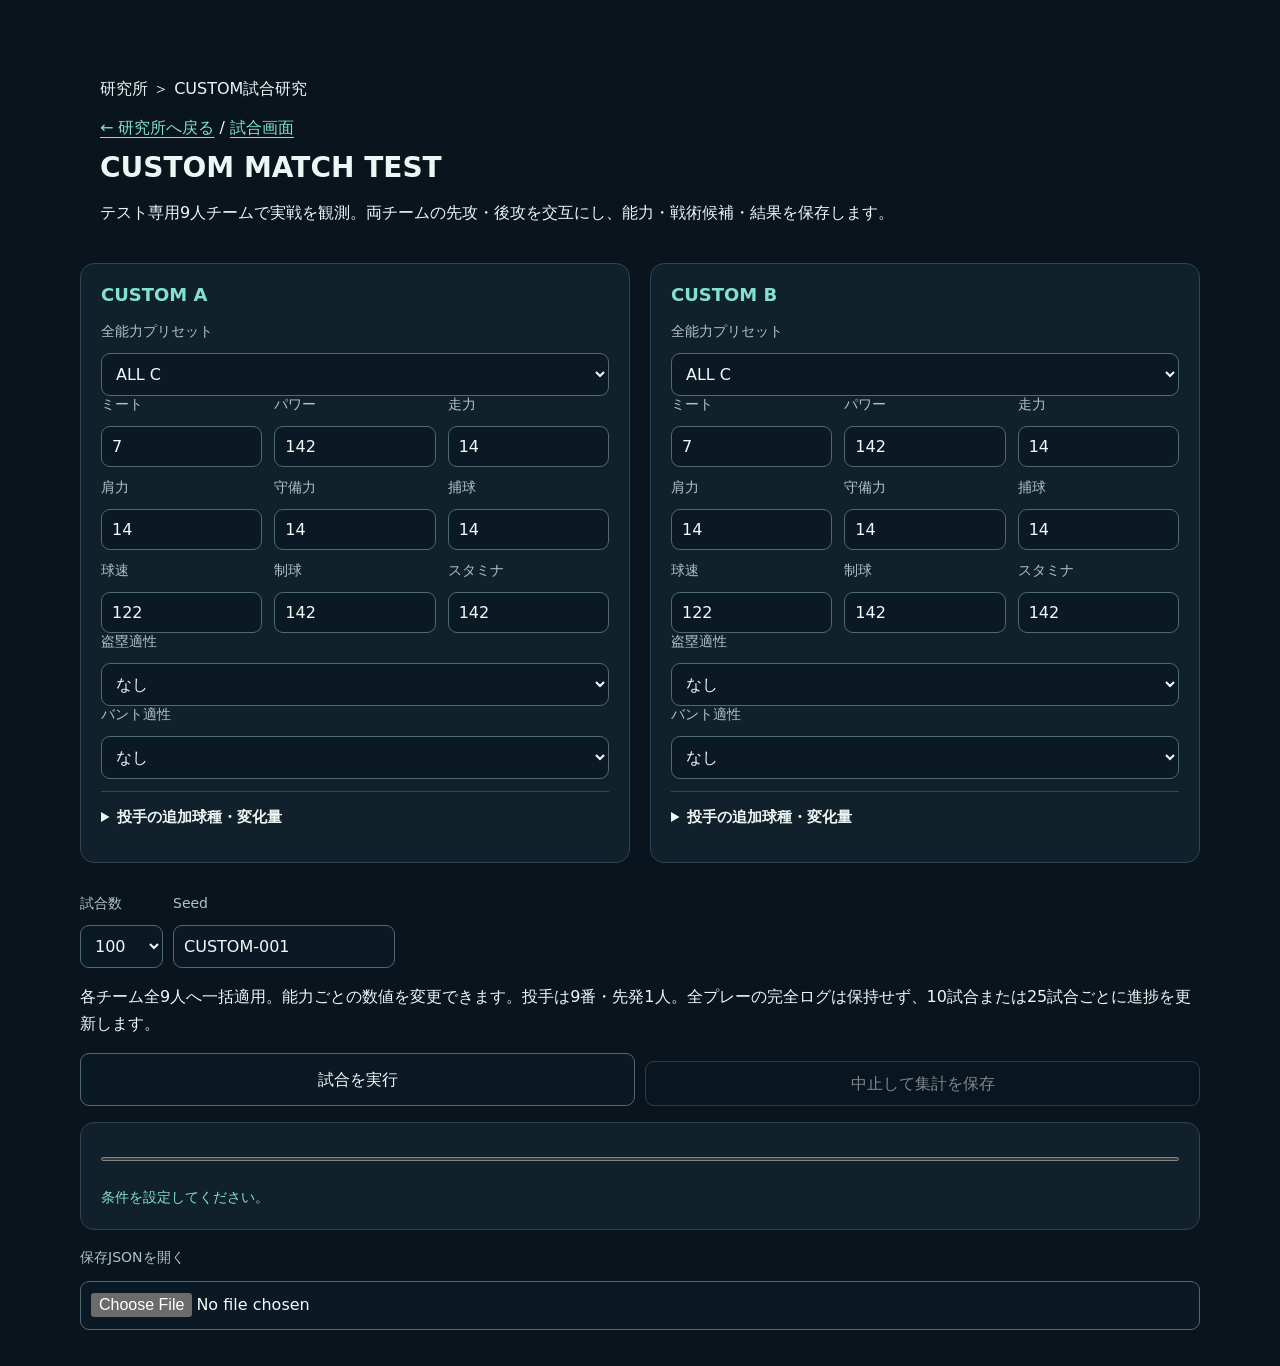
<file: custom-match.html>
<!doctype html><html lang="ja"><head><meta charset="utf-8"><meta name="viewport" content="width=device-width,initial-scale=1"><title>CUSTOM MATCH TEST · SL WORLD</title><link rel="stylesheet" href="engine-lab.css"><style>main{max-width:1160px;margin:auto;padding:20px}header{margin:20px 0}.teams{display:grid;grid-template-columns:repeat(2,minmax(0,1fr));gap:20px}.abilities{display:grid;grid-template-columns:repeat(3,minmax(0,1fr));gap:12px}label{display:grid;gap:5px}input,select,button{max-width:100%;min-height:40px}pre{white-space:pre-wrap;overflow-wrap:anywhere}.toolbar{display:flex;flex-wrap:wrap;gap:10px;margin:16px 0}.card{padding:20px;border:1px solid #334155;border-radius:14px;margin:16px 0}progress{width:100%}table{width:100%;border-collapse:collapse}td,th{padding:8px;text-align:left;border-bottom:1px solid #334155}.scene{padding:12px;border-bottom:1px solid #334155}@media(max-width:700px){.teams{grid-template-columns:1fr}.abilities{grid-template-columns:repeat(2,minmax(0,1fr))}}</style></head><body><main>
<header><p>研究所 ＞ CUSTOM試合研究</p><a href="research.html">← 研究所へ戻る</a> / <a href="engine006.html">試合画面</a><h1>CUSTOM MATCH TEST</h1><p>テスト専用9人チームで実戦を観測。両チームの先攻・後攻を交互にし、能力・戦術候補・結果を保存します。</p></header>
<form id="setup"><div class="teams"><section class="card"><h2>CUSTOM A</h2><div id="team0"></div></section><section class="card"><h2>CUSTOM B</h2><div id="team1"></div></section></div>
<div class="toolbar"><label>試合数<select id="count"><option>1</option><option>10</option><option>50</option><option selected>100</option><option>500</option><option>1000</option></select></label><label>Seed<input id="seed" value="CUSTOM-001" required maxlength="120"></label></div><p>各チーム全9人へ一括適用。能力ごとの数値を変更できます。投手は9番・先発1人。全プレーの完全ログは保持せず、10試合または25試合ごとに進捗を更新します。</p>
<div class="toolbar"><button id="run" type="submit">試合を実行</button><button id="cancel" type="button" disabled>中止して集計を保存</button></div></form>
<section class="card"><progress id="progress" max="100" value="0"></progress><p id="status" role="status" aria-live="polite">条件を設定してください。</p></section>
<p><label>保存JSONを開く<input id="import" type="file" accept=".json,application/json"></label></p><section id="results" class="card" hidden><h2>実戦集計</h2><p id="meta"></p><p>CUSTOM Aの1試合平均。戦術の選択集計は両チーム・投球ごとです。</p><div id="summary"></div><div class="toolbar"><button id="download">軽量JSONを保存</button></div><details><summary>戦術別候補評価・選択・成功</summary><pre id="tactics"></pre></details><h3>代表場面 → LAB</h3><p>現在状況・能力・投球数・乱数状態を保存。LABで同じ1投の再現と、高Nでの条件比較ができます。</p><div id="scenes"></div></section>
</main><script src="engine006-fielding.js"></script><script src="engine006-tactics.js"></script><script src="engine006.js"></script><script src="engine-lab-core.js"></script><script src="custom-match-core.js"></script><script src="custom-match-ui.js"></script></body></html>
</file>
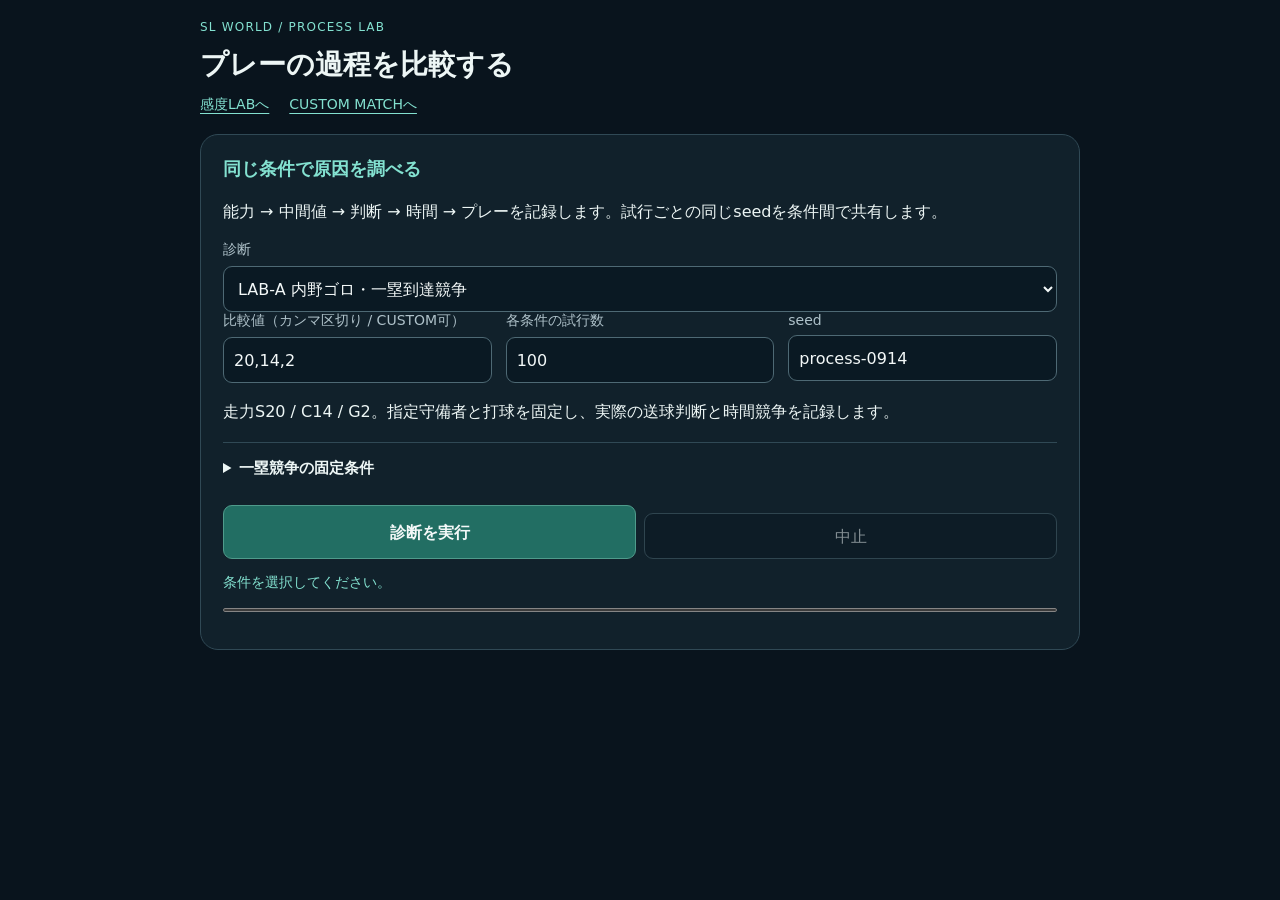
<file: engine-diagnostic.html>
<!doctype html><html lang="ja"><head><meta charset="utf-8"><meta name="viewport" content="width=device-width,initial-scale=1"><title>SL WORLD プロセス診断LAB</title><link rel="stylesheet" href="engine-lab.css"><style>pre{white-space:pre-wrap;overflow-wrap:anywhere;max-width:100%;overflow:auto}select{min-width:0}#summary{min-width:0}</style></head><body><header><div class="brand">SL WORLD / PROCESS LAB</div><h1>プレーの過程を比較する</h1><nav><a href="engine-lab.html">感度LABへ</a><a href="custom-match.html">CUSTOM MATCHへ</a></nav></header><main><section><h2>同じ条件で原因を調べる</h2><p>能力 → 中間値 → 判断 → 時間 → プレーを記録します。試行ごとの同じseedを条件間で共有します。</p><label>診断<select id="scenario"><option value="A">LAB-A 内野ゴロ・一塁到達競争</option><option value="B">LAB-B 守備力プロセス感度</option><option value="C">LAB-C パワー → 打球品質</option><option value="D">LAB-D スタミナ／疲労プロセス</option><option value="E">LAB-E 守備役割・浅いポテン</option></select></label><div class="grid"><label>比較値（カンマ区切り / CUSTOM可）<input id="values" value="20,14,2"></label><label>各条件の試行数<input id="count" type="number" min="1" max="10000" value="100"></label><label>seed<input id="seed" value="process-0914"></label><label id="pitchCountsLabel" hidden>開始投球数（CUSTOM可）<input id="pitchCounts" value="0,80,140"></label></div><p id="description"></p><details id="fixed"><summary>一塁競争の固定条件</summary><div class="grid"><label>指定守備者<select id="fielder"><option value="5">SS</option><option value="3">2B</option><option value="4">3B</option><option value="2">1B</option><option value="8">RF（将来研究用）</option></select></label><label>守備力（Aのみ）<select id="fielding"><option value="20">S20</option><option value="14" selected>C14</option><option value="2">G2</option></select></label><label>肩力<select id="arm"><option value="20">S20</option><option value="14" selected>C14</option><option value="2">G2</option></select></label><label>打球速度 m/s<input id="ballSpeed" type="number" min="5" max="60" value="35"></label><label>方向 rad（左が負）<input id="direction" type="number" min="-0.78" max="0.78" step="0.01" value="-0.35"></label></div></details><div class="toolbar"><button id="run" class="primary">診断を実行</button><button id="cancel" disabled>中止</button></div><p id="status" role="status">条件を選択してください。</p><progress id="progress" max="1" value="0"></progress></section><section id="results" hidden><h2>過程の測定結果</h2><p>時間は秒。margin = runnerETA − ballETA。一塁競争では正ならボールが先着します。実際の失策や送球見送りはfinalResultとactualThrowで確認できます。</p><div id="summary"></div><div class="toolbar"><button id="save">診断JSONを保存</button></div><label>代表seed<select id="sample"></select></label><pre id="detail"></pre></section></main><script src="engine-diagnostic-ui.js"></script></body></html>
</file>
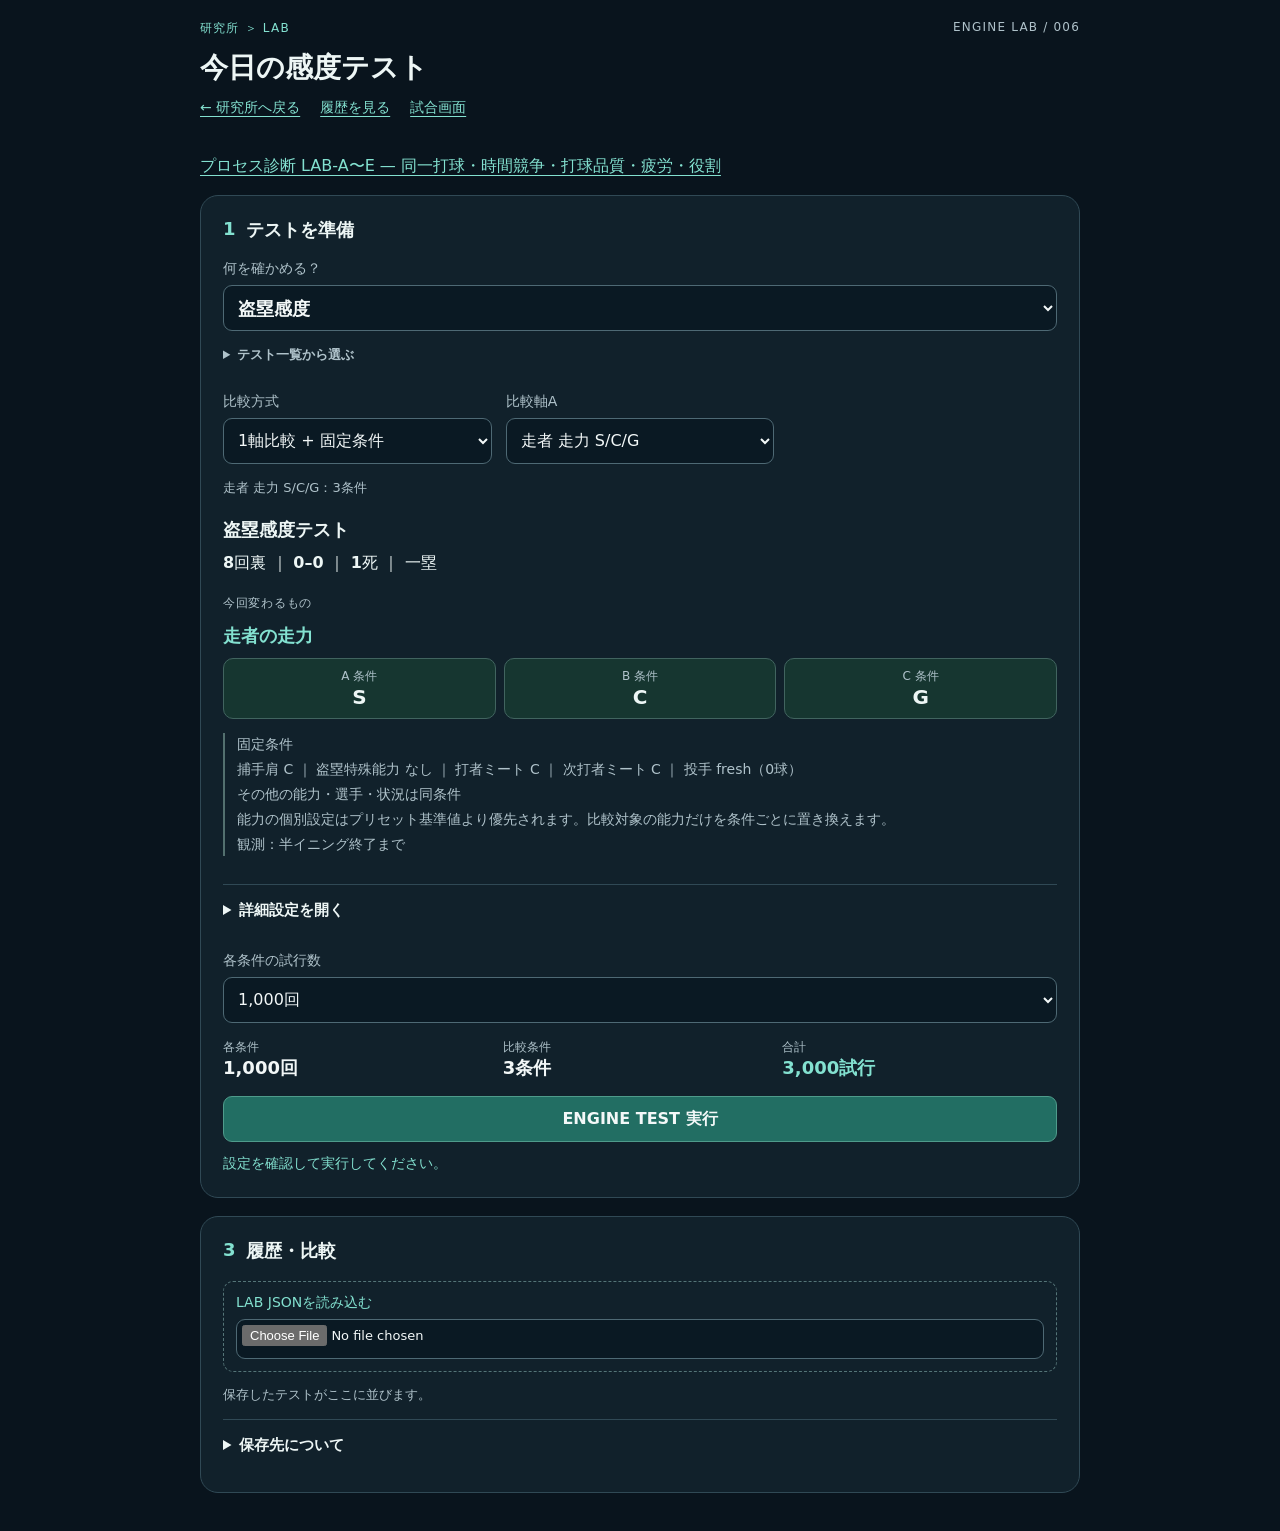
<file: engine-lab.html>
<!doctype html>
<html lang="ja"><head><meta charset="utf-8"><meta name="viewport" content="width=device-width,initial-scale=1,viewport-fit=cover"><meta name="theme-color" content="#09141d"><title>SL WORLD ENGINE LAB / 006</title><link rel="stylesheet" href="engine-lab.css"></head>
<body><header><div class="brand">研究所 ＞ LAB <span>ENGINE LAB / 006</span></div><h1>今日の感度テスト</h1><nav><a href="research.html">← 研究所へ戻る</a><a href="#historySection">履歴を見る</a><a href="engine006.html">試合画面</a></nav></header>
<main><p><a href="engine-diagnostic.html">プロセス診断 LAB-A〜E — 同一打球・時間競争・打球品質・疲労・役割</a></p>
<section id="setupSection" aria-labelledby="setupTitle"><h2 id="setupTitle">1 <span>テストを準備</span></h2>
<label class="test-picker">何を確かめる？<select id="quickPreset"></select></label>
<details class="preset-list"><summary>テスト一覧から選ぶ</summary><div id="presets" class="toolbar"></div></details>
<div class="grid comparison-controls"><label>比較方式<select id="comparisonMode"><option value="single">単一条件</option><option value="axis" selected>1軸比較 + 固定条件</option><option value="matrix">2軸比較（マトリクス）</option></select></label><label id="axisAField">比較軸A<select id="axis"></select></label><label id="axisBField" hidden>比較軸B<select id="axisB"></select></label></div>
<div id="fixedMeetControls" class="grid" hidden><label>打者ミート（固定値）<select id="fixedBatterMeet"></select></label><label>次打者ミート（固定値）<select id="fixedNextMeet"></select></label></div><p id="comparisonInfo" class="note"></p><p id="configurationError" role="alert"></p>
<div class="simple-preview"><h3 id="testTitle"></h3><p id="situation" class="situation"></p><p class="eyebrow">今回変わるもの</p><h3 id="changeTitle" class="accent"></h3><div id="conditions" class="conditions"></div><div id="fixedConditions" class="fixed"></div></div>
<details id="advanced"><summary>詳細設定を開く</summary><h3>状況</h3><div class="grid" id="settings"></div><h3>選手と能力</h3><div class="grid"><label>編集対象<select id="role"></select></label><label>選手ソース<select id="playerSource"></select></label><label>特殊能力<select id="trait"><option value="none">なし</option><option>盗塁○</option><option>盗塁×</option><option>バント○</option><option>バント×</option></select></label></div><div id="abilities" class="grid"></div><p class="note">能力編集はLAB内のコピーに適用。走者比較は最も浅い占有塁の1人だけを変更します。</p><label>seed prefix<input id="seed" value="daily-001" autocomplete="off"></label><details><summary>CUSTOM / 設定JSON</summary><textarea id="custom" rows="12" aria-label="CUSTOM scenario JSON"></textarea><div class="toolbar"><button id="readCustom">現在設定を表示</button><button id="applyCustom">JSONを適用</button></div></details></details>
<div class="run-panel"><label>各条件の試行数<select id="count"><option value="1">1回</option><option value="100">100回</option><option value="1000" selected>1,000回</option><option value="10000">10,000回</option><option value="custom">CUSTOM</option></select></label><label id="customCountLabel" hidden>CUSTOM回数<input id="customCount" type="number" min="1" max="10000" value="500"></label><div id="runSummary" class="run-summary"></div><button class="primary wide" id="run">ENGINE TEST 実行</button><button class="wide" id="cancel" hidden disabled>実行を中止</button><p id="status" role="status" aria-live="polite">設定を確認して実行してください。</p><progress id="progress" value="0" max="1" aria-label="試行の進捗" hidden></progress></div>
</section>
<section id="results" hidden aria-labelledby="resultTitle"><h2 id="resultTitle" tabindex="-1">2 <span>結果を確認</span></h2><p id="timing" class="completion"></p><p id="resultContext" class="note"></p><p id="solMeta" class="completion" aria-live="polite"></p><button class="primary wide" id="solJson">ソル解析用JSONを共有</button><p id="shareStatus" role="status" aria-live="polite"></p><div id="shareFallback" class="toolbar" hidden><button id="solDownload">JSONをダウンロード</button><button id="solCopy">JSONをコピー</button></div><textarea id="copyFallback" rows="5" readonly hidden aria-label="コピー用JSON"></textarea>
<div class="result-card"><h3>主要結果</h3><div id="primaryMetrics"></div><p id="metricNote" class="note"></p></div>
<div id="diagnosis" class="diagnosis"></div>
<div class="main-actions"><button id="nextAction">次のテストを準備</button><button id="reviewAction">怪しいseedを見る</button></div>
<div id="nextTest" class="next-card"></div>
<div id="flags" class="review-list" tabindex="-1"></div>
<details><summary>この結果の条件・ENGINE情報</summary><p id="resultMeta" class="note"></p><pre id="resultSetup"></pre></details>
<details id="allMetrics"><summary>全指標を見る</summary><div id="summary"></div><details><summary>Reason・Executionなどの生集計</summary><pre id="rawMetrics"></pre></details></details>
<details id="trialDetails"><summary>seedを探す・保存seedを見る</summary><div class="grid"><label>表示するtrial<select id="filter"><option value="all">全trial（先頭50件）</option><option value="flagged">異常候補のみ</option><option value="saved">保存seedのみ</option></select></label><label>seed検索<input id="search" placeholder="例 daily-001:42"></label></div><div id="trials"></div></details>
<div class="export-panel"><h3>この結果を残す</h3><label>履歴名<input id="saveName" placeholder="daily-001" aria-label="保存名"></label><button class="wide" id="save">履歴を保存</button><p id="saveStatus" role="status"></p><details><summary>詳細出力・端末間移行</summary><p class="note">全trialと再現情報の保存・読み込みには完全ログJSONを使用してください。</p><div class="toolbar"><button id="json">完全ログJSONを保存</button><button id="csv">CSVを書き出す</button></div></details></div>
</section>
<section id="historySection"><h2>3 <span>履歴・比較</span></h2><label class="file-button">LAB JSONを読み込む<input type="file" id="import" accept="application/json,.json" aria-label="LAB JSONを読み込む"></label><p id="importStatus" role="status"></p><div id="history"></div><div id="beforeAfter"></div><details><summary>保存先について</summary><p class="note">履歴は同じ端末・ブラウザ・サイトURL（オリジン）の専用IndexedDBに保存します。既存履歴の移行や削除、player-editor領域への書き込みは行いません。別端末へはJSONで移動できます。</p></details></section>
<section id="replaySection" hidden><h2>seedを2Dで確認</h2><p id="replayLabel"></p><div id="matchViewer"></div><details><summary>状況 → 選択肢 → 判断 → 理由 → 実行 → 結果</summary><pre id="trace"></pre></details></section>
</main><script src="engine006-fielding.js"></script><script src="engine006-tactics.js"></script><script src="engine006-replay.js"></script><script src="lineup-display.js"></script><script src="engine006-viewer.js"></script><script src="engine006.js"></script><script src="engine-lab-core.js"></script><script src="engine-lab-presentation.js"></script><script src="engine-lab-ui.js"></script></body></html>
</file>
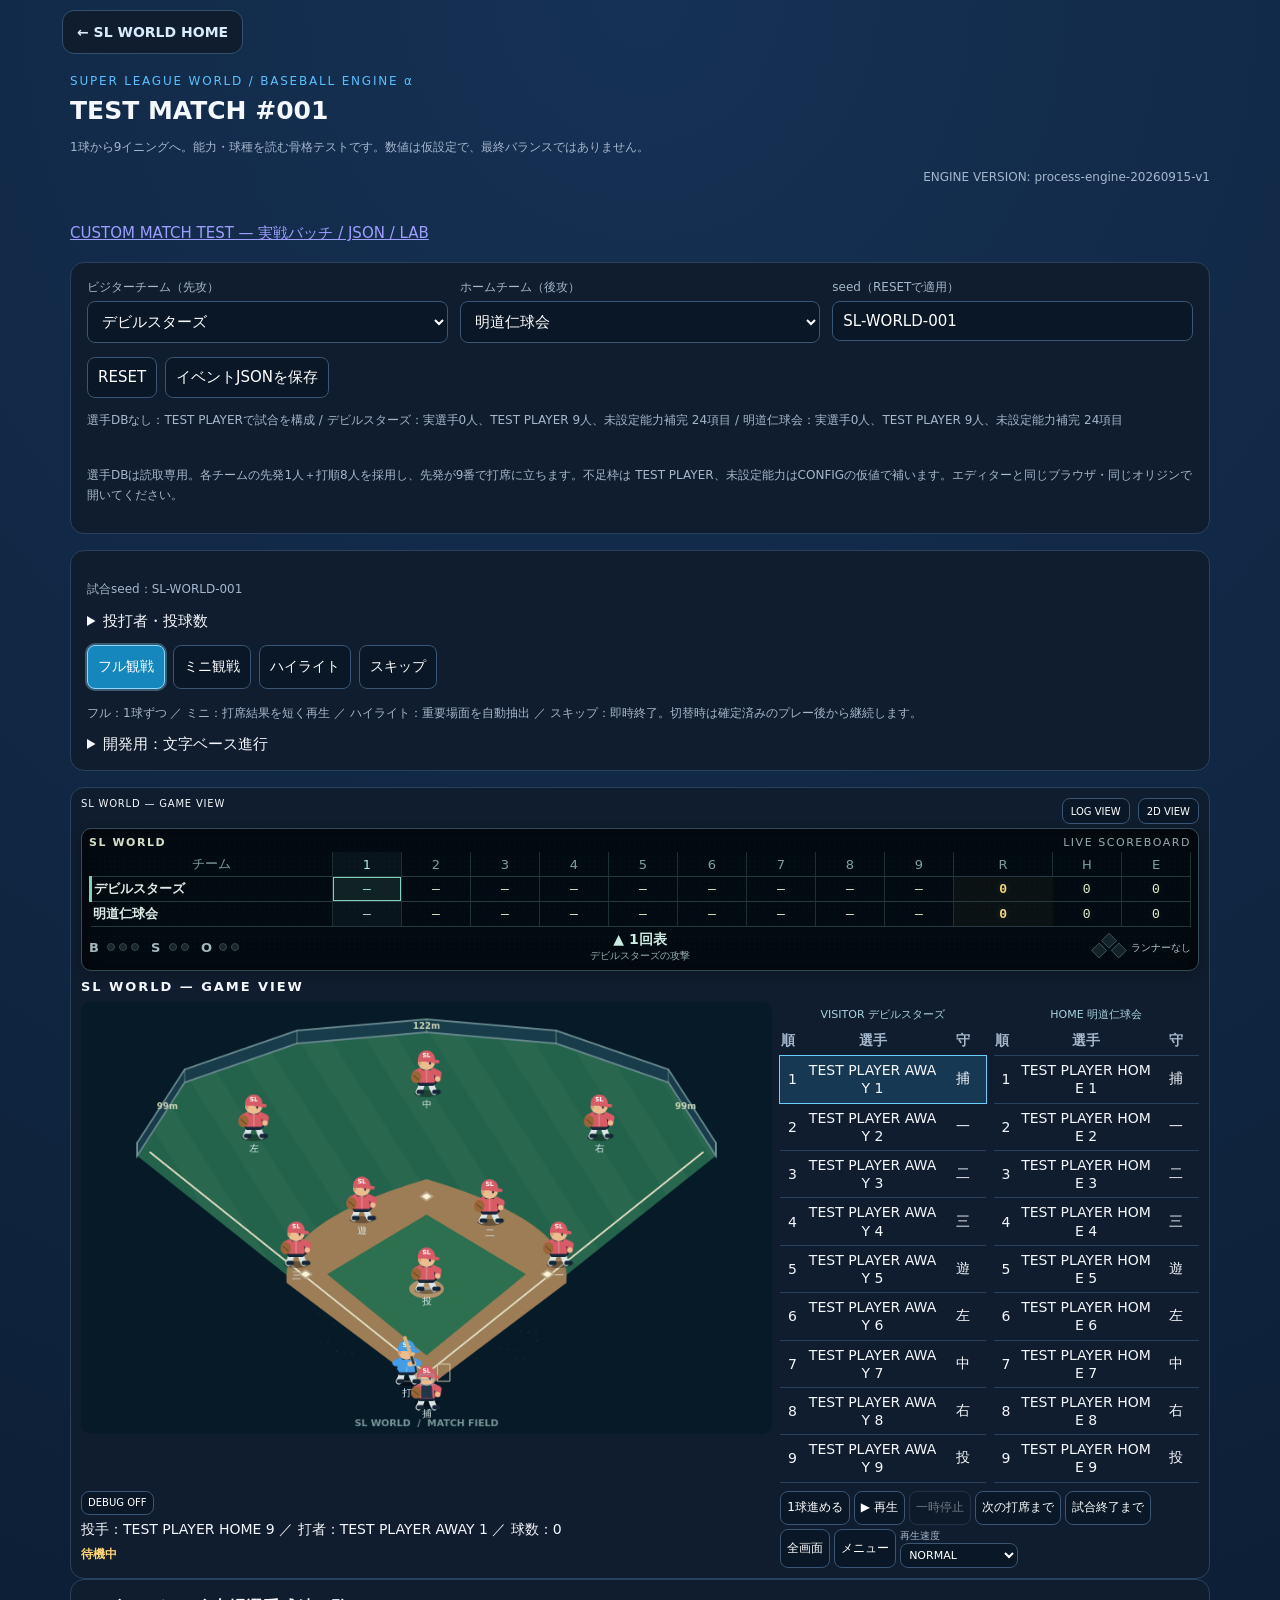
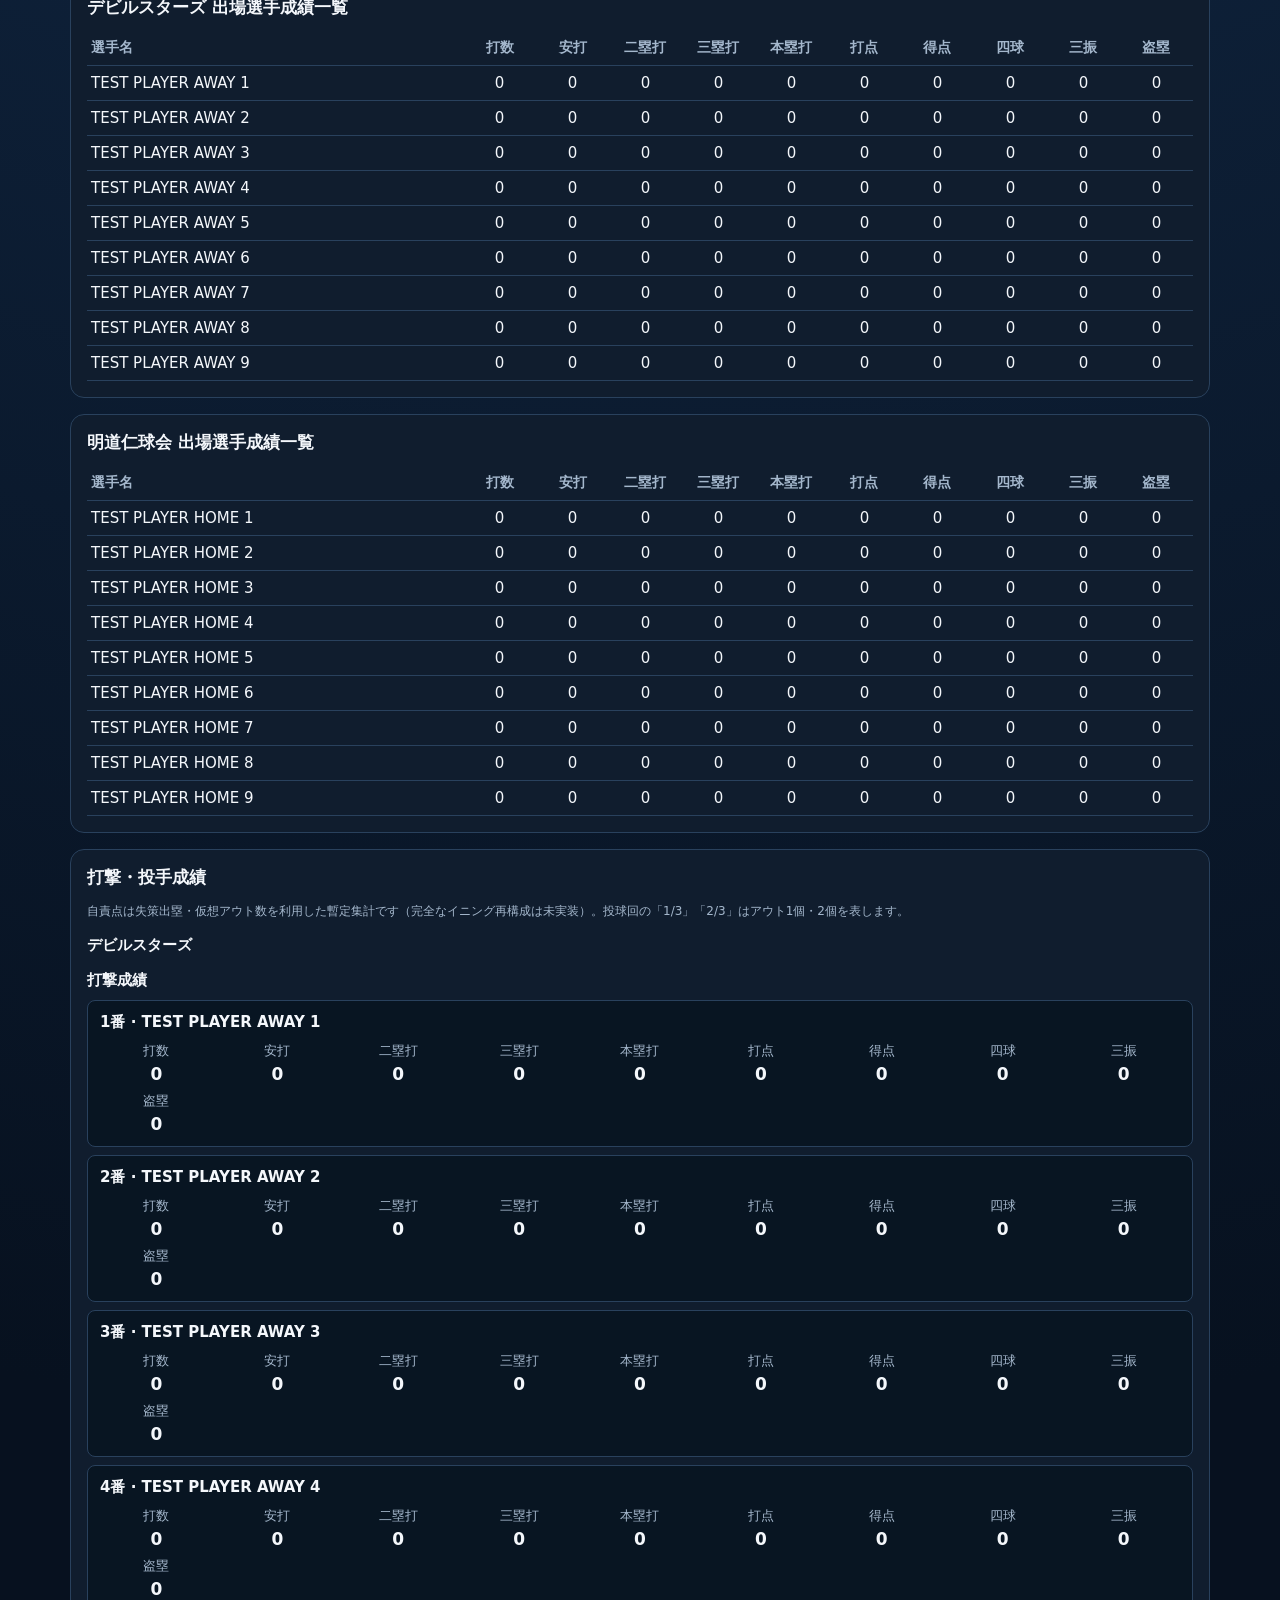
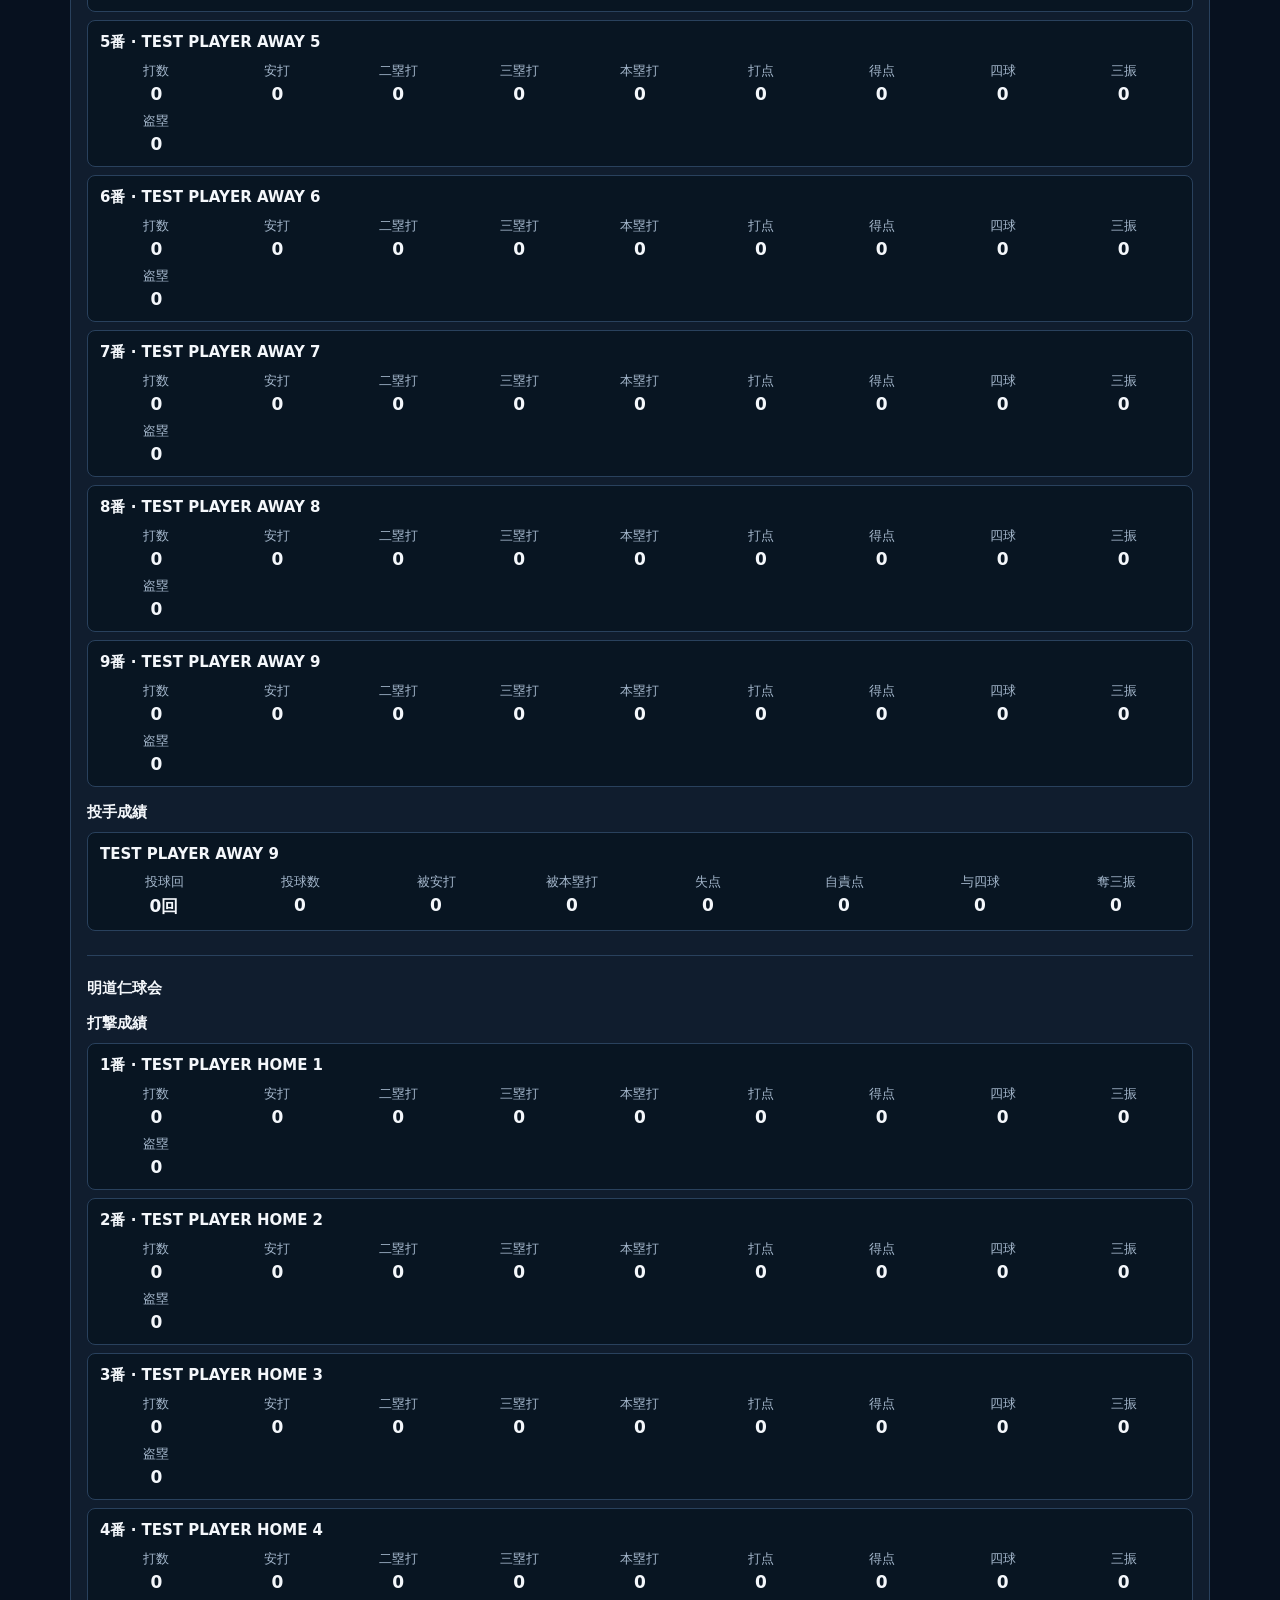
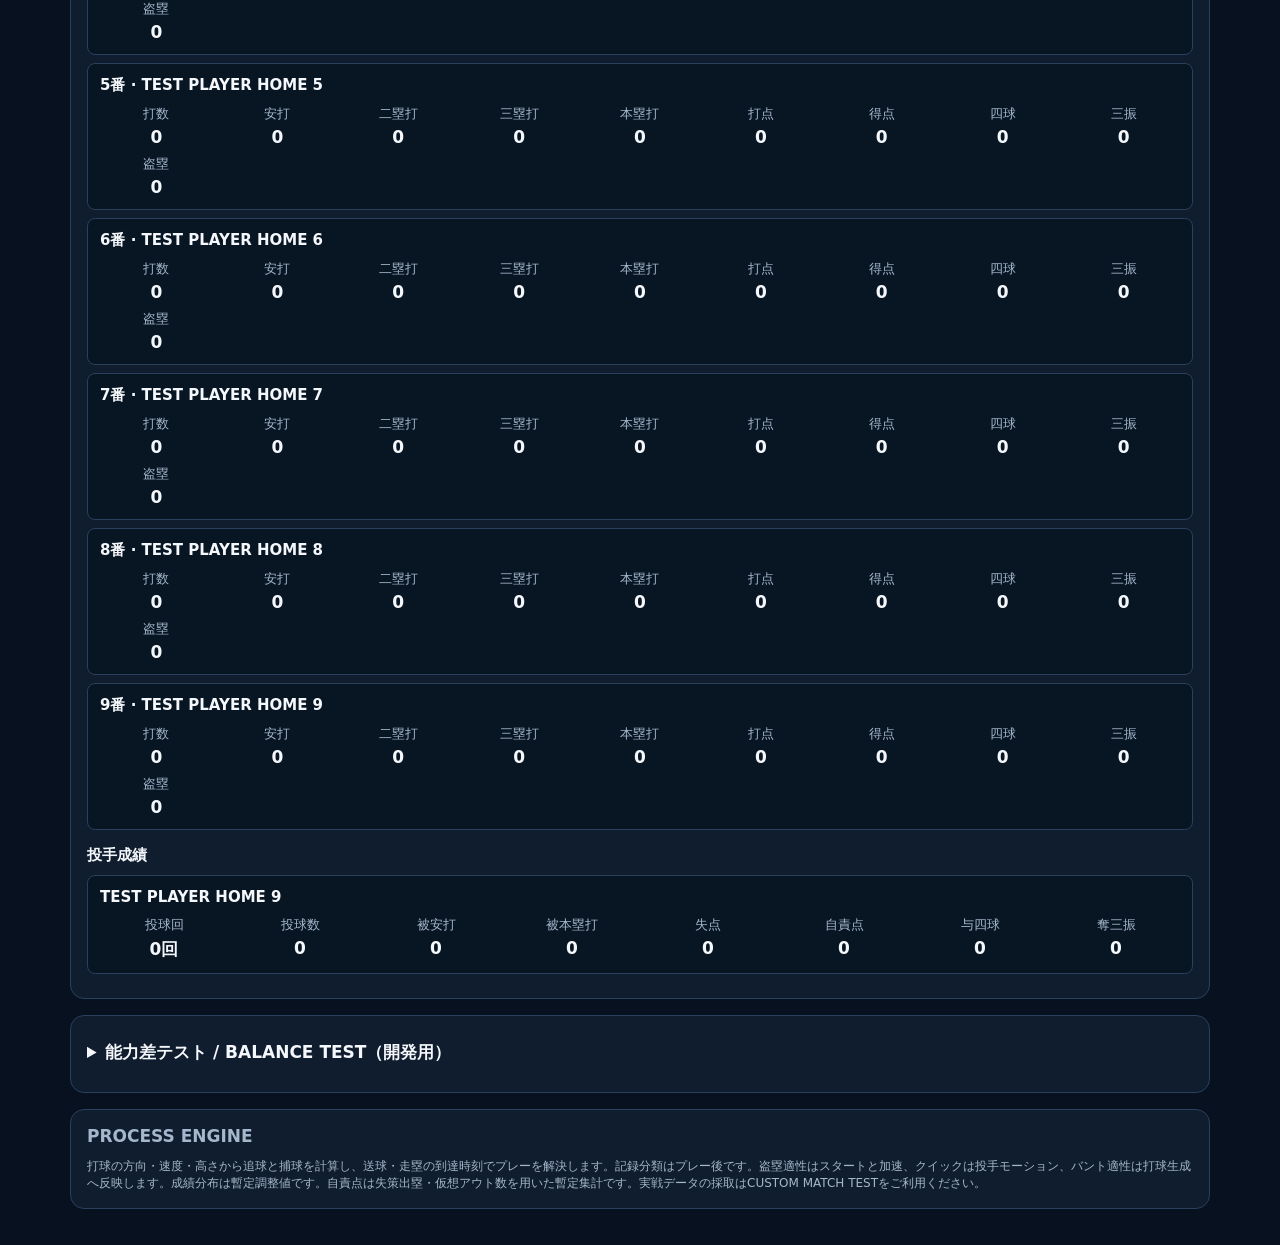
<file: engine-test.html>
<!doctype html>
<html lang="ja">
<head><meta charset="utf-8"><meta name="viewport" content="width=device-width,initial-scale=1"><title>SL WORLD — TEST MATCH #001</title>
<style>
:root{color-scheme:dark;--bg:#07111f;--panel:#101d2e;--line:#29415d;--text:#f4f7fb;--sub:#a4b7cc;--accent:#5bc0ff}*{box-sizing:border-box}body{margin:0;background:radial-gradient(circle at top,#153154,#07111f 50%);color:var(--text);font:15px system-ui,"Yu Gothic",sans-serif}header,main{max-width:1180px;margin:auto;padding:20px}header{padding-bottom:0}.logo{font-size:12px;letter-spacing:.15em;color:var(--accent)}h1{font-size:25px;margin:8px 0}h2{font-size:17px;margin:0 0 12px}h3{font-size:15px}p{line-height:1.7}.note{font-size:12px;color:var(--sub)}.card{background:var(--panel);border:1px solid var(--line);border-radius:14px;padding:16px;margin-bottom:16px}.grid{display:grid;grid-template-columns:repeat(2,minmax(0,1fr));gap:14px}.setup{display:grid;grid-template-columns:repeat(3,minmax(0,1fr));gap:12px}label{display:block;font-size:12px;color:var(--sub);margin-bottom:5px}input,select,button{font:inherit;border-radius:8px;padding:10px;border:1px solid #395675;background:#091726;color:white}input,select{width:100%}button{cursor:pointer}button:hover{border-color:var(--accent)}button:disabled{opacity:.4;cursor:default}.primary{background:#1687bc}.toolbar{display:flex;gap:8px;flex-wrap:wrap;margin:14px 0}.scroll{overflow:auto}table{border-collapse:collapse;width:100%;font-size:13px;white-space:nowrap}td,th{padding:8px;text-align:center;border-bottom:1px solid var(--line)}th{color:var(--sub)}td:first-child,th:first-child{text-align:left}.metric{font-size:22px;font-weight:bold;color:var(--accent)}.bases{display:grid;gap:8px}.base{padding:9px;background:#081522;border:1px solid var(--line);border-radius:8px}#log{max-height:330px;overflow:auto;font:12px ui-monospace,monospace;line-height:1.7;white-space:pre-wrap;overflow-wrap:anywhere}#status{min-height:1.6em;color:#ffd477}.pill{padding:3px 7px;background:#20384f;border-radius:9px}.stats{margin-top:14px}@media(max-width:650px){.grid,.setup{grid-template-columns:1fr}header,main{padding:12px}h1{font-size:21px}button{font-size:12px}.card{padding:12px}}

#matchTitle,#pitcher,#batter,#pitchCount{overflow-wrap:anywhere}
.team-summary{display:grid;grid-template-columns:repeat(2,minmax(0,1fr));gap:12px;margin-bottom:12px}
.player-stat,.team-result{background:#081522;border:1px solid var(--line);border-radius:8px;padding:12px;min-width:0;margin-bottom:8px}
.player-stat h5,.team-result h3{margin:0 0 10px;font-size:15px;overflow-wrap:anywhere}
.stat-list{display:grid;grid-template-columns:repeat(9,minmax(0,1fr));gap:8px;margin:0}
.stat-list.pitching{grid-template-columns:repeat(8,minmax(0,1fr))}
.stat-list div{min-width:0;text-align:center}.stat-list dt{font-size:13px;color:var(--sub)}
.stat-list dd{margin:4px 0 0;font-size:17px;font-weight:600;font-variant-numeric:tabular-nums}
.team-result .stat-list{grid-template-columns:repeat(2,minmax(0,1fr))}
#statistics h4{font-size:15px;margin:16px 0 10px}
#statistics>section+section{border-top:1px solid var(--line);margin-top:24px;padding-top:8px}
#scoreboard td:first-child,#scoreboard th:first-child{position:sticky;left:0;background:var(--panel);white-space:normal;min-width:100px;max-width:180px;overflow-wrap:anywhere}
@media(max-width:650px){.team-summary{grid-template-columns:1fr}.stat-list,.stat-list.pitching{grid-template-columns:repeat(3,minmax(0,1fr));gap:12px 8px}.stat-list dt{font-size:14px}.stat-list dd{font-size:18px}.player-stat h5{font-size:16px}.metric{font-size:20px}}

/* Compact overview only; detailed player cards keep their existing layout. */
.appearance-table{table-layout:fixed;white-space:normal;font-size:15px;font-variant-numeric:tabular-nums}
.appearance-table th,.appearance-table td{padding:8px 4px}
.appearance-table th:first-child{width:34%;overflow-wrap:anywhere}
.appearance-table tbody th{color:var(--text);font-weight:400}
.appearance-table thead th{font-size:14px;word-break:normal;overflow-wrap:anywhere}
.appearance-heading{overflow-wrap:anywhere}
.appearance-label{display:none}
@media(max-width:650px){
 .appearance-table,.appearance-table tbody{display:block;width:100%}
 .appearance-table thead{position:absolute;width:1px;height:1px;padding:0;margin:-1px;overflow:hidden;clip-path:inset(50%);white-space:nowrap}
 .appearance-table tbody tr{display:grid;grid-template-columns:minmax(0,1.8fr) repeat(5,minmax(0,1fr));border-bottom:1px solid var(--line);padding:6px 0;gap:6px 2px}
 .appearance-table tbody th,.appearance-table tbody td{padding:2px 0;border:0;min-width:0}
 .appearance-table tbody th:first-child{grid-row:span 2;width:auto;align-self:center;padding-right:4px;font-size:14px}
 .appearance-table tbody td{display:flex;flex-direction:column;align-items:center;justify-content:space-between;font-size:15px}
 .appearance-label{display:block;font-size:14px;color:var(--sub);line-height:1.3;overflow-wrap:anywhere;text-align:center}
}

#balancePanel>summary{cursor:pointer;font-size:17px;font-weight:700;min-height:44px;line-height:1.5;padding:8px 0}
.balance-controls{display:grid;grid-template-columns:repeat(2,minmax(0,1fr));gap:12px;margin:14px 0}
.balance-controls label{font-size:14px}.balance-controls select,.balance-controls input{font-size:16px;min-width:0}
.balance-result{padding:14px;margin:12px 0;border:1px solid var(--line);border-radius:10px;background:#081522;overflow-wrap:anywhere}
.balance-result h3{margin:0 0 8px}.balance-result h4{margin:16px 0 10px;font-size:14px}
.balance-result .stat-list{grid-template-columns:repeat(auto-fit,minmax(90px,1fr));gap:12px 8px}
.balance-result .stat-list dt{font-size:14px}.balance-result .stat-list dd{font-size:18px}
#balanceStatus{color:#ffd477;min-height:1.6em;overflow-wrap:anywhere}
#balancePanel button{font-size:14px;min-height:44px}
@media(max-width:650px){.balance-controls{grid-template-columns:1fr}.balance-result{padding:10px}}
.engine-version{margin:8px 0 0;text-align:right;font-size:12px;line-height:1.4;overflow-wrap:anywhere}

#matchViewer canvas{display:block;width:100%;max-height:65vh;aspect-ratio:8/5;object-fit:contain;background:#071a27;border-radius:10px}#matchViewer [data-score],#matchViewer [data-detail]{overflow-wrap:anywhere;font-size:14px}#matchViewer [data-result]{font-weight:bold;color:#ffd477;min-height:1.7em}#matchViewer button{min-height:44px;font-size:14px}#matchViewer [hidden]{display:none}#matchViewer .toolbar label{margin:0;min-width:110px}
[data-watch-mode][aria-pressed="true"]{background:#1687bc;border-color:#8bd7ff;box-shadow:0 0 0 2px #8bd7ff55}[data-watch-mode]{font-size:14px;min-height:44px}

/* One shared scoreboard for every viewing mode, including final SKIP results. */
.stadium-board{margin:12px 0 18px;padding:14px;border:1px solid #344c59;border-radius:10px;background:radial-gradient(#41607818 .6px,transparent .8px) 0 0/5px 5px,#030b12;box-shadow:inset 0 0 24px #0008,0 4px 12px #0003;color:#dcebe6;font-variant-numeric:tabular-nums}
.sb-brand{display:flex;justify-content:space-between;gap:8px;color:#94acae;font-size:11px;letter-spacing:.14em;margin-bottom:9px}.sb-brand span:first-child{font-weight:800;color:#d3dec8}
.sb-table{width:100%;table-layout:fixed;border-collapse:collapse;white-space:normal;font:18px ui-monospace,SFMono-Regular,Consolas,monospace}
.sb-name-col{width:22%}.sb-total-col{width:9%}
.sb-table th,.sb-table td{border-bottom:1px solid #243a40;border-right:1px solid #1d3035;padding:8px 2px;text-align:center}
.sb-table thead th{font:12px system-ui;color:#809f9f}.sb-table tbody th{text-align:left;padding-left:7px;color:#dcebe6;font:600 14px system-ui;overflow-wrap:anywhere}
.sb-table td{color:#e6f6d4;text-shadow:0 0 7px #9eb96b35}.sb-table .sb-total{color:#f8d982;font-size:25px;font-weight:800;background:#dec26509;border-right:0}
.sb-table .sb-current-col{background:#539b9b12;color:#b0ebdf}.sb-table .sb-active-cell{box-shadow:inset 0 0 0 1px #83cdbb; background:#559f8128}
.sb-table .sb-batting th{border-left:3px solid #83cdbb;padding-left:4px}
.sb-status{display:grid;grid-template-columns:100px minmax(0,1fr) 100px;gap:14px;align-items:center;padding-top:12px}
.sb-lamp-row{display:flex;gap:7px;align-items:center;height:21px}.sb-lamp-row b{width:14px;color:#a2b7bd;font:600 13px system-ui}.sb-lamp{width:12px;height:12px;border-radius:50%;background:#18252a;border:1px solid #36454b}
.sb-s .is-on{background:#f2cb62;box-shadow:0 0 7px #f2cb6255}.sb-b .is-on{background:#79cda0;box-shadow:0 0 7px #79cda055}.sb-o .is-on{background:#ed8277;box-shadow:0 0 7px #ed827755}
.sb-phase{text-align:center;min-width:0}.sb-phase strong{display:block;font-size:20px;color:#ccece1}.sb-phase span{display:block;margin-top:5px;color:#97afb1;font-size:12px;overflow-wrap:anywhere}
.sb-runners{display:flex;align-items:center;flex-direction:column;gap:4px}.sb-base-map{width:48px;height:40px;position:relative}.sb-base-map i{width:16px;height:16px;transform:rotate(45deg);position:absolute;border:1px solid #496466;background:#142329}.sb-base-map [data-base="2"]{left:16px;top:3px}.sb-base-map [data-base="3"]{left:2px;top:17px}.sb-base-map [data-base="1"]{right:2px;top:17px}.sb-base-map .is-on{background:#f2cf76;border-color:#f9e1a7}.sb-runner-text{font-size:12px;color:#b4c6c4;text-align:center;line-height:1.35}.sb-runner-text span{display:inline-block}
.sb-note{font-size:11px!important;color:#839b9d;margin:9px 0 0;line-height:1.4}
.sb-extra-innings .sb-table-wrap{overflow-x:auto}.sb-extra-innings .sb-table{min-width:580px}
@media(max-width:650px){.stadium-board{padding:9px 6px}.sb-name-col{width:22%}.sb-total-col{width:9%}.sb-table{font-size:14px}.sb-table th,.sb-table td{padding:7px 1px}.sb-table tbody th{font-size:12px;padding-left:3px}.sb-table .sb-total{font-size:20px}.sb-table thead th{font-size:11px}.sb-status{grid-template-columns:70px minmax(0,1fr) 60px;gap:5px;padding-top:9px}.sb-phase strong{font-size:17px}.sb-phase span{font-size:11px}.sb-lamp-row{gap:4px;height:19px}.sb-lamp{width:11px;height:11px}.sb-brand{font-size:10px;letter-spacing:.09em}.sb-note{font-size:10px!important}}
</style>
<!-- SL WORLD PWA -->
<meta name="theme-color" content="#07111f">
<meta name="mobile-web-app-capable" content="yes">
<meta name="apple-mobile-web-app-capable" content="yes">
<meta name="apple-mobile-web-app-status-bar-style" content="black">
<meta name="apple-mobile-web-app-title" content="SL WORLD">
<link rel="manifest" href="./manifest.webmanifest">
<link rel="apple-touch-icon" sizes="180x180" href="./icons/apple-touch-icon.png">
<script src="./pwa-register.js" defer></script>
<!-- /SL WORLD PWA -->
<link rel="stylesheet" href="./sl-home.css">
<link rel="stylesheet" href="./lineup-display.css">
</head><body>
<div class="sl-home-return"><a href="./index.html#home">← SL WORLD HOME</a></div>
<header><div class="logo">SUPER LEAGUE WORLD / BASEBALL ENGINE α</div><h1>TEST MATCH #001</h1><p class="note">1球から9イニングへ。能力・球種を読む骨格テストです。数値は仮設定で、最終バランスではありません。</p><p id="engineVersion" class="note engine-version"></p></header>
<main><p><a href="./custom-match.html">CUSTOM MATCH TEST — 実戦バッチ / JSON / LAB</a></p>
<section class="card"><div class="setup"><div><label for="away">ビジターチーム（先攻）</label><select id="away"><option>デビルスターズ</option></select></div><div><label for="home">ホームチーム（後攻）</label><select id="home"><option>明道仁球会</option></select></div><div><label for="seed">seed（RESETで適用）</label><input id="seed" value="SL-WORLD-001"></div></div>
<div class="toolbar"><button id="reset">RESET</button><button id="export">イベントJSONを保存</button></div><div id="source" class="note"></div><div id="status" role="status" aria-live="polite"></div>
<p class="note">選手DBは読取専用。各チームの先発1人＋打順8人を採用し、先発が9番で打席に立ちます。不足枠は TEST PLAYER、未設定能力はCONFIGの仮値で補います。エディターと同じブラウザ・同じオリジンで開いてください。</p></section>
<section class="card"><p id="matchTitle" class="note"></p><details><summary>投打者・投球数</summary><p id="pitcher"></p><p id="batter"></p><p id="pitchCount" class="note"></p></details>
<div class="toolbar" aria-label="観戦モード"><button data-watch-mode="FULL" aria-pressed="true">フル観戦</button><button data-watch-mode="MINI" aria-pressed="false">ミニ観戦</button><button data-watch-mode="HIGHLIGHT" aria-pressed="false">ハイライト</button><button data-watch-mode="SKIP" aria-pressed="false">スキップ</button></div>
<p class="note">フル：1球ずつ ／ ミニ：打席結果を短く再生 ／ ハイライト：重要場面を自動抽出 ／ スキップ：即時終了。切替時は確定済みのプレー後から継続します。</p>
<details><summary>開発用：文字ベース進行</summary><div class="toolbar"><button id="pitch">1球進行</button><button id="atbat">1打席進行</button><button id="inning">1イニング進行</button><button id="game">試合終了まで進行</button></div><p class="note">1イニングは現在の回の裏終了まで。延長なし／同点は引き分け。</p></details></section>
<section class="card" id="matchViewer"></section>
<section class="card"><h2>プレイログ</h2><div id="log" role="region" aria-label="全投球のプレイログ" tabindex="0"></div><p class="note">画面は1回表の初球から全投球を表示します。枠内を上にスクロールすると過去のログを確認できます（RESETで新しい試合に切り替わります）。JSONには全投球・投球品質・打球品質・走者・スコア・成績・適用CONFIG・ロスターを収録します。</p></section>
<section class="card" id="lineupOverview" aria-label="先発オーダーと基本能力"></section>
<div id="appearanceOverview"></div>
<section class="card"><h2>打撃・投手成績</h2><p class="note">自責点は失策出塁・仮想アウト数を利用した暫定集計です（完全なイニング再構成は未実装）。投球回の「1/3」「2/3」はアウト1個・2個を表します。</p><div id="statistics"></div></section>
<details class="card" id="balancePanel">
<summary>能力差テスト / BALANCE TEST（開発用）</summary>
<p class="note">通常試合と同じ5段階の判定を、仮想選手で比較します。通常試合・選手DBには影響しません。数値は初期調整用で、リーグやチーム名による補正はありません。</p>
<div class="balance-controls">
 <div><label for="balanceSeed">テスト用seed</label><input id="balanceSeed" value="BALANCE-001"></div>
 <div><label for="balancePreset">打者 vs 投手</label><select id="balancePreset"></select></div>
 <div><label for="balanceCount">各条件の打席数</label><select id="balanceCount"><option value="1000">1,000打席</option><option value="10000">10,000打席</option></select></div>
 <div><label for="balancePitchCount">各打席の開始時投球済み数（疲労比較）</label><input id="balancePitchCount" type="number" min="0" max="500" step="1" value="0"></div>
</div>
<p class="note">打席比較は毎打席、走者なし・0ボール0ストライク・指定投球数から開始します。その打席内では投球数と疲労が進みます。未設定能力は従来の仮値で補完されるため、「最底辺」は能力を明示的に80 / 1 / 1にした条件です。</p>
<div class="toolbar"><button id="balanceRun" class="primary">打席テストを実行</button><button id="balanceCancel" disabled>テストを中止</button></div>
<div id="balanceStatus" role="status" aria-live="polite"></div>
<div id="balanceResults"></div>
<h3>仮想チーム比較</h3>
<p class="note">先発を含む9人全員に同じ打撃能力を設定し、通常の9回制で対戦します。先攻・後攻は交互。投球数と疲労は試合中に蓄積し、次の試合ではリセットします。HIGH・MID・LOWは能力プリセットの表示名です。</p>
<div class="balance-controls">
 <div><label for="teamBalancePreset">チーム比較条件</label><select id="teamBalancePreset"></select></div>
 <div><label for="teamBalanceCount">各条件の試合数</label><select id="teamBalanceCount"><option value="50">50試合</option><option value="100">100試合</option></select></div>
</div>
<div class="toolbar"><button id="teamBalanceRun">チームテストを実行</button></div>
<div id="teamBalanceResults"></div>
<p class="note">打率＝安打÷打数、出塁率＝（安打＋四球）÷打席、長打率＝塁打÷打数、OPS＝出塁率＋長打率。凡打率は三振を除く打球アウト÷打席。本塁打率・三振率・四球率の分母も打席数です。5打数0安打は四球を除いた連続5打数ごとの実測です。</p>
</details>
<section class="card note"><h2>PROCESS ENGINE</h2>打球の方向・速度・高さから追球と捕球を計算し、送球・走塁の到達時刻でプレーを解決します。記録分類はプレー後です。盗塁適性はスタートと加速、クイックは投手モーション、バント適性は打球生成へ反映します。成績分布は暫定調整値です。自責点は失策出塁・仮想アウト数を用いた暫定集計です。実戦データの採取はCUSTOM MATCH TESTをご利用ください。</section>
</main>
<script src="./engine-fielding.js"></script>
<script src="./engine-tactics.js"></script>
<script src="./match-replay.js"></script>
<script src="./match-viewer.js"></script>
<script src="./lineup-display.js"></script>
<script>
"use strict";
// ==================== CONFIG (all provisional balance values) ====================
const CONFIG = {
 version:"process-engine-20260915-v1", tactics:{enabled:true}, innings:9, maxPitchesPerAction:20000,
 defaults:{meet:5,power:100,speed:10,velocity:140,control:100,stamina:100},
 ranges:{meet:[1,10],power:[1,200],speed:[1,20],velocity:[80,165],control:[1,200],stamina:[1,200]},
 // Per-family profiles can later be overridden by pitch.name, without changing the player DB.
 pitch:{weights:{straight:6,slow:1,moving:2,breaking:2},jitter:2,
  profiles:{straight:{speedOffset:0,quality:0,movement:0},slow:{speedOffset:-30,quality:.12,movement:.15},moving:{speedOffset:-2,quality:.025,movement:.25},breaking:{speedOffset:-15,quality:.10,movement:null}},
  qualityBase:.10,velocityWeight:.60,controlWeight:.12,movementWeight:.10,noise:.12,
  mistakeBase:.025,mistakeControl:.14,mistakeLoss:.22,excellentChance:.035,excellentBonus:.18,
  movementControlCost:.08,movementNoise:.12,movementExecutionBase:.35,movementExecutionControl:.65},
 fatigue:{baseBudget:45,staminaBudget:.65,window:80,speedLoss:4,controlLoss:.12,qualityLoss:.035},
 judgment:{zoneBase:.44,zoneControl:.24,zoneMin:.30,zoneMax:.78,inZoneSwing:.72,chase:.19,
  protectZone:.09,protectChase:.08,threeBallPatience:.05,mistakeAttack:.10,deceptionChase:.06},
 // Lower the small-gap slope; the cubic term retains the extreme-gap advantage.
 contact:{baseLogit:1.45,duelWeight:2.8,gapCurve:.90,chasePenalty:.65,min:.12,max:.975,foulBase:.29,foulDifficulty:.12,foulMin:.18,foulMax:.42},
 batted:{qualityBase:.48,meetWeight:.32,powerWeight:.23,pitchWeight:.60,gapCompression:.82,extremeGap:.40,noise:.18,
  thresholds:{perfect:.82,strong:.62,normal:.38,jammed:.18}
  },
};
const STORAGE_KEY="sl_world_players_v01";
const PITCH_CATALOG={straight:["ツーシーム","ムービングファスト"],slider:["スライダー","Hスライダー","カットボール"],curve:["カーブ","スローカーブ","Sスライダー","Dカーブ","スラーブ","ナックルカーブ"],fork:["フォーク","SFF","Vスライダー","チェンジアップ","パーム","ナックル"],sinker:["シンカー","スクリュー","Hシンカー"],shoot:["シュート","Hシュート","シンキングファスト"]};
const clone=x=>JSON.parse(JSON.stringify(x));
const clamp=(x,a,b)=>Math.max(a,Math.min(b,x));
// ==================== player / team adapter (never writes storage) ====================
function readDB(storage){
 try{const raw=storage.getItem(STORAGE_KEY);if(!raw)return {players:[],message:"選手DBなし：TEST PLAYERで試合を構成"};const parsed=JSON.parse(raw);const list=Array.isArray(parsed)?parsed:parsed.players;if(!Array.isArray(list))throw Error("配列ではありません");return {players:list.filter(p=>p&&typeof p==="object"&&!Array.isArray(p)),message:`DB ${list.length}人を読取（書込なし）`};}
 catch(e){return {players:[],message:"選手DBを読めません：TEST PLAYERで継続（元データは未変更）"};}
}
function adaptPlayer(raw,key,cfg){
 const effective={},fallbacks=[];
 for(const stat of Object.keys(cfg.defaults)){
  const group=["meet","power","speed"].includes(stat)?raw.batting:raw.pitching;
  const value=group?.[stat];const valid=typeof value==="number"&&Number.isFinite(value);
  effective[stat]=valid?value:cfg.defaults[stat];if(!valid)fallbacks.push(stat);
 }
 const repertoire=[{name:"ストレート",family:"standard",breakAmount:null,kind:"straight"},{name:"スローボール",family:"standard",breakAmount:null,kind:"slow"}];
 for(const [family,names]of Object.entries(PITCH_CATALOG)){
  const entries=raw.pitchRepertoire?.[family];if(!Array.isArray(entries))continue;
  for(const entry of entries){if(!entry||!names.includes(entry.name)||repertoire.some(x=>x.name===entry.name))continue;
   repertoire.push({name:entry.name,family,kind:family==="straight"?"moving":"breaking",breakAmount:family!=="straight"&&Number.isInteger(entry.breakAmount)&&entry.breakAmount>=1&&entry.breakAmount<=7?entry.breakAmount:null});}
 }
 return {key,id:raw.id??null,name:String(raw.name||"名称未設定"),isTest:raw.isTest===true,isPitcher:raw.isPitcher===true,effective,fallbacks,repertoire,
  specials:Array.isArray(raw.specials)?[...raw.specials]:[],pitcherRoles:Array.isArray(raw.pitcherRoles)?[...raw.pitcherRoles]:[],profile:clone(raw)};
}
// Diagnostic representatives reused from CUSTOM; these are not league rosters.
const DIAGNOSTIC_RANKS={meet:[10,9,8,7,6,4,3,1],power:[195,182,162,142,122,84,55,20],speed:[20,18,16,14,12,8,5,2],velocity:[160,152,140,122,112,95,87,82]};
const DIAGNOSTIC_LETTERS=['S','A','B','C','D','E','F','G'];
function diagnosticRoster(name){const rank=DIAGNOSTIC_LETTERS.indexOf(name.replace('オール',''));if(!name.startsWith('オール')||rank<0)return null;
 const value=k=>DIAGNOSTIC_RANKS[k][rank],batting={meet:value('meet'),power:value('power'),speed:value('speed'),arm:value('speed'),fielding:value('speed'),catching:value('speed')},pitching={velocity:value('velocity'),control:value('power'),stamina:value('power')};
 return ['C','1B','2B','3B','SS','LF','CF','RF','P','P','P','P','C','IF','OF'].map((mainPosition,i)=>({id:'REFERENCE_'+rank+'_'+i,name:DIAGNOSTIC_LETTERS[rank]+' '+({'C':'捕手','1B':'一塁','2B':'二塁','3B':'三塁','SS':'遊撃','LF':'左翼','CF':'中堅','RF':'右翼','P':'投手','IF':'内野','OF':'外野'}[mainPosition])+(i>=9?' '+(i-8):''),team:name,isTest:true,isFielder:true,isPitcher:mainPosition==='P',mainPosition,batting:{...batting},pitching:{...pitching},specials:[],pitcherRoles:mainPosition==='P'?[i===8?'先発':i===11?'抑え':'中継ぎ']:[],pitchRepertoire:{}}));
}
function makeTeam(name,side,db,cfg){
 const reference=diagnosticRoster(name);if(reference)db=reference;
 const roster=db.filter(p=>p.team===name);const starterIndex=roster.findIndex(p=>p.isPitcher===true);
 const selected=roster.filter((p,i)=>i!==starterIndex).slice(0,8);
 function test(index,pitcher=false){return {id:`TEST_${side}_${index}`,name:`TEST PLAYER ${side.toUpperCase()} ${index}`,team:name,isTest:true,isFielder:!pitcher,isPitcher:pitcher,batting:{meet:cfg.defaults.meet,power:cfg.defaults.power,speed:cfg.defaults.speed},pitching:pitcher?{velocity:cfg.defaults.velocity,control:cfg.defaults.control,stamina:cfg.defaults.stamina}:{},pitchRepertoire:{}};}
 while(selected.length<8)selected.push(test(selected.length+1));
 selected.push(starterIndex>=0?roster[starterIndex]:test(9,true));
 const lineup=selected.map((p,i)=>adaptPlayer(p,`${side}_${i}`,cfg));
 const bench=roster.filter(p=>!selected.includes(p)).map((p,i)=>adaptPlayer(p,`${side}_bench_${i}`,cfg)); return {name,lineup,bench,pitcher:lineup[8],rosterCount:roster.length,testCount:lineup.filter(p=>p.isTest).length};
}
// ==================== RNG (seeded, no Math.random / wall clock) ====================
function createRNG(seed){let value=2166136261;for(const ch of String(seed)){value^=ch.charCodeAt(0);value=Math.imul(value,16777619);}const rng=()=>{value=(value+0x6D2B79F5)|0;let t=value;t=Math.imul(t^(t>>>15),t|1);t^=t+Math.imul(t^(t>>>7),t|61);return ((t^(t>>>14))>>>0)/4294967296;};rng.getState=()=>value;rng.setState=n=>{value=n|0;};return rng;}
function weighted(rng,entries){const sum=entries.reduce((n,[,w])=>n+w,0);let n=rng()*sum;for(const [item,w]of entries){n-=w;if(n<0)return item;}return entries.at(-1)[0];}
// ==================== game state / statistics ====================
function newGame(teams,seed,cfg=CONFIG){
 const state={inning:1,half:"top",outs:0,balls:0,strikes:0,bases:[null,null,null],score:[0,0],hits:[0,0],errors:[0,0],virtualOuts:0,unearned:{},playActions:[],lines:[Array(9).fill(null),Array(9).fill(null)],order:[0,0],paCompleted:0,finished:false,finishReason:null,events:[],batting:{},pitching:{}};
 state.lines[0][0]=0;
 teams.forEach(t=>{[...t.lineup,...(t.bench||[])].forEach(p=>state.batting[p.key]={AB:0,H:0,doubles:0,triples:0,HR:0,RBI:0,BB:0,K:0,R:0,SB:0,CS:0,SF:0,SH:0});state.pitching[t.pitcher.key]={outs:0,pitches:0,H:0,HR:0,R:0,ER:0,BB:0,K:0};});
 return {teams:clone(teams),seed:String(seed),config:clone(cfg),rng:createRNG(seed),tacticalRng:createRNG(String(seed)+"|tactics-alpha1"),state};
}
const offense=g=>g.state.half==="top"?0:1;
const currentBatter=g=>g.teams[offense(g)].lineup[g.state.order[offense(g)]];
const currentPitcher=g=>g.teams[1-offense(g)].pitcher;
const identity=p=>p?{key:p.key,id:p.id,name:p.name,isTest:p.isTest}:null;
const runners=s=>s.bases.map(identity);
function scaled(player,stat,cfg){const [lo,hi]=cfg.ranges[stat];return (clamp(player.effective[stat],lo,hi)-lo)/(hi-lo);}
function finish(g,reason){g.state.finished=true;g.state.finishReason=reason;}
// ==================== baserunning (players, not booleans) ====================
function creditRun(g,runner,batter,pitcher){const s=g.state,side=offense(g);s.score[side]++;s.lines[side][s.inning-1]++;s.batting[runner.key].R++;if(batter&&!s.suppressRBI)s.batting[batter.key].RBI++;s.pitching[pitcher.key].R++;
 // Provisional accounting; preserve error context for future inning reconstruction.
 if(!s.unearned[runner.key]&&s.virtualOuts<3)s.pitching[pitcher.key].ER++;
 SL_FIELDING.move(g,runner,(s.playBefore?.findIndex(r=>r?.key===runner.key)??-1)+1,4,"safe","scoringPlay");}
function walkOff(g){const s=g.state;return s.inning===g.config.innings&&s.half==="bottom"&&s.score[1]>s.score[0];}
// A confirmed fence crossing awards four bases by rule. All live-ball advances
// are resolved by SL_FIELDING.process; this helper cannot prescribe hit bases.
function advanceHit(g,batter,pitcher,bases){if(bases!==4)throw Error('Live-ball advances require the process resolver');const previous=[...g.state.bases];g.state.bases=[null,null,null];for(let i=2;i>=0;i--)if(previous[i])creditRun(g,previous[i],batter,pitcher);creditRun(g,batter,batter,pitcher);if(walkOff(g))finish(g,'walkoff');}
function advanceWalk(g,batter,pitcher){const s=g.state;if(s.bases[0]){if(s.bases[1]){if(s.bases[2])creditRun(g,s.bases[2],batter,pitcher);s.bases[2]=s.bases[1];}s.bases[1]=s.bases[0];}s.bases[0]=batter;if(walkOff(g))finish(g,"walkoff");}
// ==================== individual special-effect extension points ====================
// Empty in this alpha: all stored specials remain intact, but none receive an invented effect.
// A future handler is keyed by a special ability, not a player/team/league name.
// Return additive deltas: quality scores, judgment probability, contact logit,
// extra-base weight multiplier and baserunning probability, respectively.
const SPECIAL_EFFECT_HANDLERS=Object.create(null);
function specialModifiers(batter,pitcher){
 const effects={pitchQuality:0,judgment:0,contact:0,battedQuality:0,extraBase:0,baserunning:0};
 for(const [role,player] of [["batter",batter],["pitcher",pitcher]]){
  for(const ability of player?.specials||[]){const handler=SPECIAL_EFFECT_HANDLERS[ability];if(typeof handler!=="function")continue;
   const changes=handler({role,player,batter,pitcher})||{};
   for(const key of Object.keys(effects))if(Number.isFinite(changes[key]))effects[key]+=changes[key];
  }
 }
 return effects;
}
const centeredNoise=rng=>rng()+rng()-1;
const logistic=x=>1/(1+Math.exp(-x));
// ==================== 1. pitch quality ====================
function generatePitchQuality(g,pitcher,effects){
 const c=g.config,pc=c.pitch,r=g.rng;
 const stamina=clamp(pitcher.effective.stamina,...c.ranges.stamina);
 const fatigue=clamp((g.state.pitching[pitcher.key].pitches-(c.fatigue.baseBudget+stamina*c.fatigue.staminaBudget))/c.fatigue.window,0,1);
 const pitch=weighted(r,pitcher.repertoire.map(p=>[p,pc.weights[p.kind]]));
 const profile=pc.profiles[pitch.kind];
 // Missing breaking amounts are explicitly neutral, not silently treated as level 7.
 const movement=profile.movement??(pitch.breakAmount===null?0:(pitch.breakAmount-1)/6);
 const control=clamp(scaled(pitcher,"control",c)-fatigue*c.fatigue.controlLoss,0,1);
 const effectiveControl=clamp(control-pc.movementControlCost*movement*(1-control),0,1);
 const movementExecution=movement*(pc.movementExecutionBase+pc.movementExecutionControl*control);
 const mistakeChance=pc.mistakeBase+pc.mistakeControl*(1-effectiveControl)**2;
 const isMistake=r()<mistakeChance,excellent=r()<pc.excellentChance;
 const pitchSpeed=Math.round((clamp(pitcher.effective.velocity,...c.ranges.velocity)+profile.speedOffset+(r()*2-1)*pc.jitter-fatigue*c.fatigue.speedLoss)*10)/10;
 const velocity=clamp((pitchSpeed-c.ranges.velocity[0])/(c.ranges.velocity[1]-c.ranges.velocity[0]),0,1);
 const pitchQuality=clamp(pc.qualityBase+pc.velocityWeight*velocity+pc.controlWeight*effectiveControl+profile.quality+pc.movementWeight*movementExecution
  -fatigue*c.fatigue.qualityLoss+(pc.noise+pc.movementNoise*movement*(1-control))*centeredNoise(r)+(excellent?pc.excellentBonus:0)-(isMistake?pc.mistakeLoss:0)+effects.pitchQuality,.02,.98);
 return {pitchType:pitch.name,pitchFamily:pitch.family,breakAmount:pitch.breakAmount,pitchSpeed,fatigue,effectiveControl,movement,movementExecution,mistakeChance,isMistake,excellent,pitchQuality};
}
// ==================== 2. judgment (independent of meet/power) ====================
function judgePitch(g,pitch,effects){
 const c=g.config.judgment,s=g.state;
 const zoneChance=clamp(c.zoneBase+c.zoneControl*pitch.effectiveControl,c.zoneMin,c.zoneMax);
 const inZone=g.rng()<zoneChance;
 // Count-based basic judgment; future plate-discipline/approach effects belong here.
 const swingChance=clamp(inZone
  ? c.inZoneSwing+(s.strikes===2?c.protectZone:0)-(s.balls===3?c.threeBallPatience:0)+(pitch.isMistake?c.mistakeAttack:0)
  : c.chase+(s.strikes===2?c.protectChase:0)-(s.balls===3?c.threeBallPatience:0)+c.deceptionChase*pitch.movementExecution-effects.judgment,.03,.97);
 return {zoneChance,inZone,swingChance,swing:g.rng()<swingChance};
}
// ==================== 3. contact duel ====================
function resolveContact(g,batter,pitch,effects){
 const c=g.config.contact,meet=scaled(batter,"meet",g.config),gap=meet-pitch.pitchQuality;
 const contactChance=clamp(logistic(c.baseLogit+c.duelWeight*(gap+c.gapCurve*gap**3)-(pitch.inZone?0:c.chasePenalty)+effects.contact),c.min,c.max);
 const foulChance=clamp(c.foulBase+c.foulDifficulty*(pitch.pitchQuality-meet),c.foulMin,c.foulMax);
 const outcome=!pitch.swing?(pitch.inZone?"calledStrike":"ball")
  :g.rng()>=contactChance?"swingingStrike":g.rng()<foulChance?"foul":"inPlay";
 return {contactChance,foulChance,outcome};
}
// ==================== 4. batted quality: centering, force, pitcher disruption ====================
function generateBattedQuality(g,batter,pitch,effects){
 const c=g.config.batted,meet=scaled(batter,"meet",g.config),power=scaled(batter,"power",g.config);
 // Compress small/mid individual matchup margins; restore full weight at extremeGap.
 const gap=c.meetWeight*(meet-.5)+c.powerWeight*(power-.5)-c.pitchWeight*(pitch.pitchQuality-.5);
 const gapScale=c.gapCompression+(1-c.gapCompression)*Math.min(1,(Math.abs(gap)/c.extremeGap)**2);
 const score=clamp(c.qualityBase+gap*gapScale+c.noise*centeredNoise(g.rng)+effects.battedQuality,0,1);
 const grade=Object.entries(c.thresholds).find(([,threshold])=>score>=threshold)?.[0]||"touch";
 return {score,grade};
}
// ==================== 5. final outcome conditioned on batted quality ====================
function resolveFinalResult(g,batter,pitch,ball,effects){
 return SL_FIELDING.process.generate(g,batter,ball,effects);
}
// Contact generation returns physical parameters, never an outcome prediction.
function resolveBattedBall(g,batter,pitch={pitchQuality:.5},effects=specialModifiers(batter,null)){
 return resolveFinalResult(g,batter,pitch,generateBattedQuality(g,batter,pitch,effects),effects);
}
function resolvePitch(g,pitcher,batter){
 const effects=specialModifiers(batter,pitcher);
 const pitch=generatePitchQuality(g,pitcher,effects);
 Object.assign(pitch,judgePitch(g,pitch,effects));
 Object.assign(pitch,resolveContact(g,batter,pitch,effects));
 return Object.assign(pitch,{battedResult:null,battedQuality:null,battedGrade:null,infieldHit:false},
  pitch.outcome==="inPlay"?resolveFinalResult(g,batter,pitch,generateBattedQuality(g,batter,pitch,effects),effects):{},
  {specialModifiers:effects});
}
// ==================== plate appearance / outs ====================
function recordOut(g,pitcher){if(g.state.outs>=3)return;g.state.outs++;g.state.virtualOuts++;g.state.pitching[pitcher.key].outs++;}
function completePA(g){const s=g.state,side=offense(g);s.order[side]=(s.order[side]+1)%9;s.paCompleted++;s.buntPlan=false;s.balls=0;s.strikes=0;}
function applyPitch(g,pitch,batter,pitcher){const s=g.state,bs=s.batting[batter.key],ps=s.pitching[pitcher.key];let result=pitch.outcome,ended=false;
 if(pitch.outcome==="ball"){s.balls++;if(s.balls===4){result="walk";bs.BB++;ps.BB++;advanceWalk(g,batter,pitcher);ended=true;}}
 else if(pitch.outcome==="foul"){if(s.strikes<2)s.strikes++;else if(pitch.buntAttempt){result="strikeout";bs.AB++;bs.K++;ps.K++;recordOut(g,pitcher);ended=true;pitch.log="スリーバント失敗、三振";}}
 else if(pitch.outcome==="calledStrike"||pitch.outcome==="swingingStrike"){s.strikes++;if(s.strikes===3){result="strikeout";bs.AB++;bs.K++;ps.K++;recordOut(g,pitcher);ended=true;}}
 else if(pitch.outcome==="inPlay"){
  bs.AB++;ended=true;
  if(!pitch.physical)Object.assign(pitch,SL_FIELDING.process.generate(g,batter,{score:pitch.battedQuality??.5,grade:pitch.battedGrade||'normal'}));
  result=SL_FIELDING.process.play(g,pitch,batter,pitcher);pitch.battedResult=result;
 }
 return {result,ended};
}
function switchHalf(g){const s=g.state;if(s.outs<3||s.finished)return;
 if(s.inning===g.config.innings){if(s.half==="top"&&s.score[1]>s.score[0]){finish(g,"homeLeadAfterTop9");return;}if(s.half==="bottom"){finish(g,s.score[0]===s.score[1]?"draw":"nineInnings");return;}}
 if(s.half==="top")s.half="bottom";else{s.half="top";s.inning++;}
 s.outs=0;s.buntPlan=false;s.lastStealPitch=null;s.virtualOuts=0;s.unearned={};s.balls=0;s.strikes=0;s.bases=[null,null,null];s.lines[offense(g)][s.inning-1]=0;
}
// ==================== event log (one immutable record per pitch) ====================
function onePitch(g){if(g.state.finished)return null;const operations=SL_TACTICS.prepare(g);const s=g.state,pitcher=currentPitcher(g),batter=currentBatter(g);
 s.playActions=[];s.playBefore=runners(s);
 const event={defensivePositions:SL_TACTICS.alignment(g).positions,outsBefore:s.outs,hitsBefore:[...s.hits],errorsBefore:[...s.errors],sequence:(s.eventCount||0)+1,inning:s.inning,half:s.half,outs:s.outs,balls:s.balls,strikes:s.strikes,pitcher:identity(pitcher),batter:identity(batter),battingOrder:s.order[offense(g)]+1,runnersBefore:runners(s),scoreBefore:[...s.score],pitcherSpecials:[...pitcher.specials],batterSpecials:[...batter.specials]};
 const tactical=SL_TACTICS.enabled(g),decision=tactical?SL_TACTICS.offenseDecision(g,batter,pitcher):null;
 const steal=tactical?(decision.decision.startsWith("STEAL_")?SL_FIELDING.steal(g,pitcher,decision):null):SL_FIELDING.steal(g,pitcher);
 const pitch=steal||SL_TACTICS.execute(g,pitcher,batter,decision);if(!pitch.intentionalWalk)s.pitching[pitcher.key].pitches++;
 if(pitch.intentionalWalk)s.balls=3; const applied=steal?{result:steal.result,ended:false}:applyPitch(g,pitch,batter,pitcher);if(steal&&s.outs<3){const delivered=applyPitch(g,{outcome:steal.deliveredPitch.outcome},batter,pitcher);applied.ended=delivered.ended;steal.pitchResult=delivered.result;}
 Object.assign(event,pitch,{result:applied.result,plateAppearanceEnded:applied.ended,outsAfter:s.outs,ballsAfter:s.balls,strikesAfter:s.strikes,runnersAfter:runners(s),scoreAfter:[...s.score],pitchCount:s.pitching[pitcher.key].pitches});
 event.eventType=steal?'baserunning':'pitch';event.hit=['single','double','triple','homeRun'].includes(event.result);
 event.hitsAfter=[...s.hits];event.errorsAfter=[...s.errors];event.runsScored=s.score.reduce((n,v,i)=>n+v-event.scoreBefore[i],0);event.scoringPlay=event.runsScored>0;
 const people=[...event.runnersBefore.map((runner,i)=>({runner,from:i+1})),...(applied.ended?[{runner:event.batter,from:0}]:[])];
 for(const {runner,from} of people){if(!runner||s.playActions.some(a=>a.runner.key===runner.key))continue;const to=s.bases.findIndex(r=>r?.key===runner.key)+1;if(to&&to!==from)SL_FIELDING.move(g,runner,from,to);}
 event.actions=clone(s.playActions);event.runnerAdvance=event.actions.filter(a=>a.result==='safe');event.earnedRunContext??={virtualOuts:s.virtualOuts,unearnedRunnerKeys:Object.keys(s.unearned),provisional:true};
 SL_FIELDING.annotate(g,event);
 if(decision)event.tactics=SL_TACTICS.eventTrace(event,decision);event.operations=operations;
 if(applied.ended)completePA(g);switchHalf(g);
 event.nextState={inning:s.inning,half:s.half,outs:s.outs,balls:s.balls,strikes:s.strikes,runners:runners(s),score:[...s.score],hits:[...s.hits],errors:[...s.errors],finished:s.finished,finishReason:s.finishReason};
 s.eventCount=(s.eventCount||0)+1;if(g.retainEvents!==false)s.events.push(event);return event;
}
function advance(g,mode){let count=0;const pa=g.state.paCompleted,inning=g.state.inning;
 while(!g.state.finished){onePitch(g);count++;if(mode==="pitch"||(mode==="atbat"&&g.state.paCompleted!==pa)||(mode==="inning"&&g.state.inning!==inning))break;
  if(count>=g.config.maxPitchesPerAction)throw Error("投球上限に到達。試合を終了扱いにせず停止しました。seed・ログを確認してください。");}
 return count;
}
function exportGame(g){return {format:"SL_WORLD_ENGINE_TEST",version:g.config.version,seed:g.seed,config:clone(g.config),teams:clone(g.teams),state:clone(g.state)};}
// ==================== isolated balance experiments (same match engine, no DB/storage) ====================
const BALANCE_PROFILES={
 topBatter:{meet:10,power:200,speed:20},highBatter:{meet:9,power:180,speed:18},
 midBatter:{meet:8,power:150,speed:14},teamLowBatter:{meet:4,power:80,speed:8},
 standardBatter:{meet:5,power:100,speed:10},lowBatter:{meet:3,power:50,speed:5},
 lowestPitcher:{velocity:80,control:1,stamina:1},standardPitcher:{velocity:140,control:100,stamina:100},
 midPitcher:{velocity:155,control:160,stamina:160},highPitcher:{velocity:160,control:180,stamina:180},
 peakPitcher:{velocity:165,control:200,stamina:200},lowPitcher:{velocity:130,control:50,stamina:50}
};
const BALANCE_PRESETS=[
 {id:"top-lowest",label:"最上位打者 vs 最底辺投手",batting:"topBatter",pitching:"lowestPitcher",breaking:0},
 {id:"top-mid",label:"最上位打者 vs 中位相当投手",batting:"topBatter",pitching:"midPitcher",breaking:4},
 {id:"top-peak",label:"最上位打者 vs 最高峰投手",batting:"topBatter",pitching:"peakPitcher",breaking:7},
 {id:"standard",label:"標準打者 vs 標準投手",batting:"standardBatter",pitching:"standardPitcher",breaking:0},
 {id:"low-peak",label:"低能力打者 vs 最高峰投手",batting:"lowBatter",pitching:"peakPitcher",breaking:7},
 {id:"compare-low",label:"旧版比較：標準打者 vs 低め投手",batting:"standardBatter",pitching:"lowPitcher",breaking:0},
 {id:"compare-high",label:"旧版比較：標準打者 vs 高め投手",batting:"standardBatter",pitching:"highPitcher",breaking:0}
];
const TEAM_BALANCE_PROFILES={
 HIGH:{batting:"highBatter",pitching:"highPitcher",breaking:6},
 MID:{batting:"midBatter",pitching:"midPitcher",breaking:4},
 LOW:{batting:"teamLowBatter",pitching:"lowPitcher",breaking:0}
};
const TEAM_BALANCE_PRESETS=[
 {id:"high-low",label:"HIGH vs LOW",opponent:"LOW"},
 {id:"high-mid",label:"HIGH vs MID",opponent:"MID"},
 {id:"high-high",label:"HIGH vs HIGH",opponent:"HIGH"}
];
function virtualTeam(label,side,batting,pitching,breaking,cfg=CONFIG){
 const lineup=Array.from({length:9},(_,i)=>adaptPlayer({id:`VIRTUAL_${side}_${i}`,name:`${label} ${i+1}`,isPitcher:i===8,isFielder:i!==8,
  batting:{...batting},pitching:{...pitching},specials:[],
  pitchRepertoire:breaking?{slider:[{name:"スライダー",breakAmount:breaking}],fork:[{name:"フォーク",breakAmount:breaking}]}:{}},`${side}_${i}`,cfg));
 return {name:label,lineup,pitcher:lineup[8],rosterCount:9,testCount:0};
}
function balanceDescription(preset){
 const b=BALANCE_PROFILES[preset.batting],p=BALANCE_PROFILES[preset.pitching];
 return `打者：ミート${b.meet} / パワー${b.power} / 走力${b.speed}　投手：${p.velocity}km/h / 制球${p.control} / スタミナ${p.stamina} / ${preset.breaking?`スライダー・フォーク各変化量${preset.breaking}`:"追加球種なし"}`;
}
function createDuelTest(preset,seed,startPitches=0,cfg=CONFIG){
 if(!Number.isInteger(startPitches)||startPitches<0||startPitches>500)throw Error("開始投球数は0〜500の整数で指定してください。");
 const batting=BALANCE_PROFILES[preset.batting],pitching=BALANCE_PROFILES[preset.pitching];
 const teams=[virtualTeam("BATTER","away",batting,pitching,0,cfg),virtualTeam("PITCHER","home",batting,pitching,preset.breaking,cfg)];
 return {game:newGame(teams,seed,cfg),startPitches,counts:{PA:0,AB:0,H:0,TB:0,single:0,double:0,triple:0,homeRun:0,strikeout:0,walk:0,groundout:0,flyout:0,lineout:0,error:0,fieldersChoice:0,doublePlay:0,sacrificeBunt:0,sacrificeFly:0},fiveAB:{atBats:0,hits:0,groups:0,hitless:0}};
}
function stepDuelTest(test){
 const g=test.game,s=g.state;
 // Each PA begins empty, top 1, same hitter/pitcher and selected fatigue baseline.
 // RNG continues across PAs. Within a PA, normal onePitch/applyPitch and fatigue apply.
 s.inning=1;s.half="top";s.outs=0;s.balls=0;s.strikes=0;s.bases=[null,null,null];
 s.score=[0,0];s.lines=[Array(g.config.innings).fill(null),Array(g.config.innings).fill(null)];s.lines[0][0]=0;
 s.order=[0,0];s.finished=false;s.finishReason=null;s.events.length=0;
 s.pitching[g.teams[1].pitcher.key].pitches=test.startPitches;
 advance(g,"atbat");
 const result=s.events.at(-1).result,c=test.counts,bases={single:1,double:2,triple:3,homeRun:4}[result]||0;
 if(!Object.hasOwn(c,result))throw Error(`未集計の打席結果：${result}`);
 c.PA++;c[result]++;
 if(result!=="walk"){
  c.AB++;c.H+=bases?1:0;c.TB+=bases;
  test.fiveAB.atBats++;test.fiveAB.hits+=bases?1:0;
  if(test.fiveAB.atBats===5){test.fiveAB.groups++;if(test.fiveAB.hits===0)test.fiveAB.hitless++;test.fiveAB.atBats=0;test.fiveAB.hits=0;}
 }
 return result;
}
function duelTestSummary(test){
 const c=test.counts,divide=(a,b)=>b?a/b:null;
 const AVG=divide(c.H,c.AB),OBP=divide(c.H+c.walk,c.PA),SLG=divide(c.TB,c.AB);
 return {...c,AVG,OBP,SLG,OPS:OBP===null||SLG===null?null:OBP+SLG,
  outRate:divide(c.groundout+c.flyout+c.lineout,c.PA),HRRate:divide(c.homeRun,c.PA),KRate:divide(c.strikeout,c.PA),BBRate:divide(c.walk,c.PA),
  fiveABGroups:test.fiveAB.groups,hitlessFiveAB:test.fiveAB.hitless,hitlessFiveRate:divide(test.fiveAB.hitless,test.fiveAB.groups)};
}
function createTeamTest(preset,seed,cfg=CONFIG){
 return {preset,seed,config:clone(cfg),games:0,wins:0,losses:0,draws:0,runs:0,allowed:0,largeMargins:0,shutouts:0,scores:[]};
}
function stepTeamTest(test){
 const profile=TEAM_BALANCE_PROFILES.HIGH,other=TEAM_BALANCE_PROFILES[test.preset.opponent],side=test.games%2;
 const make=(p,label,slot)=>virtualTeam(label,slot,BALANCE_PROFILES[p.batting],BALANCE_PROFILES[p.pitching],p.breaking,test.config);
 const high=make(profile,"HIGH",side===0?"away":"home"),opponent=make(other,test.preset.opponent,side===0?"home":"away");
 const g=newGame(side===0?[high,opponent]:[opponent,high],`${test.seed}/game/${test.games}`,test.config);
 advance(g,"game");
 const runs=g.state.score[side],allowed=g.state.score[1-side];
 test.games++;test.runs+=runs;test.allowed+=allowed;
 if(runs>allowed)test.wins++;else if(runs<allowed)test.losses++;else test.draws++;
 if(Math.abs(runs-allowed)>=10)test.largeMargins++;
 if(allowed===0)test.shutouts++;
 test.scores.push([runs,allowed]);
 return g;
}
function teamTestSummary(test){
 const n=test.games,decisions=test.wins+test.losses;
 return {games:n,wins:test.wins,losses:test.losses,draws:test.draws,winRate:decisions?test.wins/decisions:null,
  runs:n?test.runs/n:null,allowed:n?test.allowed/n:null,margin:n?(test.runs-test.allowed)/n:null,
  largeMargins:test.largeMargins,shutouts:test.shutouts,scores:test.scores.map(score=>[...score])};
}
// Exposed core for deterministic tests and later extraction into modules.
globalThis.SL_ENGINE={DIAGNOSTIC_RANKS,DIAGNOSTIC_LETTERS,diagnosticRoster,CONFIG,PITCH_CATALOG,readDB,adaptPlayer,makeTeam,createRNG,newGame,resolvePitch,resolveBattedBall,applyPitch,advanceHit,advanceWalk,completePA,switchHalf,onePitch,advance,exportGame,currentBatter,currentPitcher,generatePitchQuality,judgePitch,resolveContact,generateBattedQuality,resolveFinalResult,specialModifiers,SPECIAL_EFFECT_HANDLERS,BALANCE_PROFILES,BALANCE_PRESETS,TEAM_BALANCE_PROFILES,TEAM_BALANCE_PRESETS,createDuelTest,stepDuelTest,duelTestSummary,createTeamTest,stepTeamTest,teamTestSummary};
// ==================== UI ====================

if(typeof document!=="undefined"){
 const $=id=>document.getElementById(id);let game,viewer,appearanceTeams=[];
 $("engineVersion").textContent=`ENGINE VERSION: ${CONFIG.version}`;
 const labels={ball:"ボール",calledStrike:"見逃しストライク",swingingStrike:"空振り",foul:"ファウル",strikeout:"三振",walk:"四球",single:"単打",double:"二塁打",triple:"三塁打",homeRun:"本塁打",groundout:"ゴロアウト",flyout:"フライアウト",lineout:"ライナーアウト"};
 function table(target,headers,rows){target.replaceChildren();for(const [i,row]of [headers,...rows].entries()){const tr=document.createElement("tr");for(const item of row){const cell=document.createElement(i===0?"th":"td");cell.textContent=String(item);tr.appendChild(cell);}target.appendChild(tr);}}
 function statList(entries,kind=""){const list=document.createElement("dl");list.className="stat-list "+kind;entries.forEach(([label,value])=>{const item=document.createElement("div"),dt=document.createElement("dt"),dd=document.createElement("dd");dt.textContent=label;dd.textContent=String(value);item.append(dt,dd);list.appendChild(item);});return list;}
 function playerStats(parent,name,entries,kind=""){const card=document.createElement("article"),h=document.createElement("h5");card.className="player-stat";h.textContent=name;card.append(h,statList(entries,kind));parent.appendChild(card);}
 // Retain everyone seen in this game's lineup, pitching slot or events; no nine-player cap.
 // Future substitution code can also supply team.appearances for fielding-only appearances between renders.
 function renderAppearanceOverview(){
  game.teams.forEach((t,i)=>{for(const p of [...t.lineup,t.pitcher,...(t.appearances||[])]){if(p)appearanceTeams[i].set(p.key,p);}});
  for(const e of game.state.events){const side=e.half==="top"?0:1;
   for(const p of [e.batter,...e.runnersBefore,...e.runnersAfter]){if(p)appearanceTeams[side].set(p.key,p);}
   if(e.pitcher)appearanceTeams[1-side].set(e.pitcher.key,e.pitcher);
  }
  $("appearanceOverview").replaceChildren();
  game.teams.forEach((t,i)=>{
   const section=document.createElement("section"),heading=document.createElement("h2"),overview=document.createElement("table");
   section.className="card";heading.className="appearance-heading";heading.id="appearance-heading-"+i;heading.textContent=t.name+" 出場選手成績一覧";
   overview.className="appearance-table";overview.setAttribute("aria-labelledby",heading.id);
   const head=document.createElement("thead"),hr=document.createElement("tr");
   const columns=[["AB","打数"],["H","安打"],["doubles","二塁打"],["triples","三塁打"],["HR","本塁打"],["RBI","打点"],["R","得点"],["BB","四球"],["K","三振"],["SB","盗塁"]];
   for(const label of ["選手名",...columns.map(([,label])=>label)]){const th=document.createElement("th");th.scope="col";th.textContent=label;hr.appendChild(th);}head.appendChild(hr);
   const body=document.createElement("tbody");
   for(const p of appearanceTeams[i].values()){
    const row=document.createElement("tr"),name=document.createElement("th");name.scope="row";name.textContent=p.name;row.appendChild(name);
    const stats=game.state.batting[p.key];
    for(const [key,label] of columns){const td=document.createElement("td"),caption=document.createElement("span"),value=document.createElement("span");caption.className="appearance-label";caption.setAttribute("aria-hidden","true");caption.textContent=label;value.textContent=String(stats?.[key]??"—");td.append(caption,value);row.appendChild(td);}body.appendChild(row);
   }
   overview.append(head,body);section.append(heading,overview);$("appearanceOverview").appendChild(section);
  });
 }
 function render(){const s=game.state;$("matchTitle").textContent=`試合seed：${game.seed}`;
  const pitcher=currentPitcher(game),batter=currentBatter(game);
  $("pitcher").textContent=`投手：${pitcher.name}`;$("batter").textContent=s.finished?"打者：—":`打者：${s.order[offense(game)]+1}番 ${batter.name}`;
  $("pitchCount").textContent=game.teams.map(t=>`${t.pitcher.name} ${s.pitching[t.pitcher.key].pitches}球`).join(" / ");
  const log=$("log"),previousTop=log.scrollTop,followLatest=log.scrollHeight-log.clientHeight-previousTop<=32;
  log.textContent=s.events.map(e=>`#${e.sequence} ${e.inning}${e.half==="top"?"表":"裏"} ${e.pitcher.name} → ${e.batter.name} / ${e.pitchType||"—"}${Number.isFinite(e.pitchSpeed)?` ${e.pitchSpeed}km/h`:""} / ${e.log||labels[e.result]||e.result} / ${e.scoreAfter.join("−")}`).join("\n")||"まだ投球していません。";
  log.scrollTop=s.events.length===0?0:followLatest?log.scrollHeight:previousTop;
  renderAppearanceOverview();
  $("statistics").replaceChildren();game.teams.forEach(t=>{
   const team=document.createElement("section"),h=document.createElement("h3");h.textContent=t.name;team.appendChild(h);
   const bat=document.createElement("h4");bat.textContent="打撃成績";team.appendChild(bat);
   t.lineup.forEach((p,i)=>{const b=s.batting[p.key];playerStats(team,(i+1)+"番 · "+p.name,[["打数",b.AB],["安打",b.H],["二塁打",b.doubles],["三塁打",b.triples],["本塁打",b.HR],["打点",b.RBI],["得点",b.R],["四球",b.BB],["三振",b.K],["盗塁",b.SB]]);});
   const title=document.createElement("h4");title.textContent="投手成績";team.appendChild(title);
   const ps=s.pitching[t.pitcher.key],innings=Math.floor(ps.outs/3)+(ps.outs%3?"と"+ps.outs%3+"/3":"")+"回";
   playerStats(team,t.pitcher.name,[["投球回",innings],["投球数",ps.pitches],["被安打",ps.H],["被本塁打",ps.HR],["失点",ps.R],["自責点",ps.ER],["与四球",ps.BB],["奪三振",ps.K]],"pitching");$("statistics").appendChild(team);
  });
  ["pitch","atbat","inning","game"].forEach(id=>$(id).disabled=s.finished);
  viewer?.sync();
 }
 // The development panel owns separate game instances and RNG streams.
 let balanceJob=null;
 const rate=value=>value===null?"—":value.toFixed(3);
 const percent=value=>value===null?"—":`${(value*100).toFixed(1)}%`;
 function fillBalanceOptions(id,presets){
  const select=$(id),all=document.createElement("option");all.value="all";all.textContent="全条件を比較";select.appendChild(all);
  presets.forEach(p=>{const option=document.createElement("option");option.value=p.id;option.textContent=p.label;select.appendChild(option);});
 }
 function balanceCard(parent,title,description){
  const card=document.createElement("section"),h=document.createElement("h3"),note=document.createElement("p"),body=document.createElement("div");
  card.className="balance-result";h.textContent=title;note.className="note";note.textContent=description;
  card.append(h,note,body);parent.appendChild(card);return body;
 }
 function showDuelResult(body,test){
  const s=duelTestSummary(test);body.replaceChildren(statList([
   ["打席数",s.PA],["打数",s.AB],["打率",rate(s.AVG)],["出塁率",rate(s.OBP)],["長打率",rate(s.SLG)],["OPS",rate(s.OPS)],
   ["単打",s.single],["二塁打",s.double],["三塁打",s.triple],["本塁打",s.homeRun],["三振",s.strikeout],["四球",s.walk],
   ["凡打率",percent(s.outRate)],["本塁打率",percent(s.HRRate)],["三振率",percent(s.KRate)]]));
  const h=document.createElement("h4");h.textContent="投手側の成績";
  const note=document.createElement("p");note.className="note";note.textContent=`5打数0安打：${s.hitlessFiveAB} / ${s.fiveABGroups}組（${percent(s.hitlessFiveRate)}）`;
  body.append(h,statList([["被打率",rate(s.AVG)],["被長打率",rate(s.SLG)],["奪三振率",percent(s.KRate)],["与四球率",percent(s.BBRate)]]),note);
 }
 function showTeamResult(body,test){
  const s=teamTestSummary(test);body.replaceChildren(statList([
   ["試合数",s.games],["勝利",s.wins],["敗戦",s.losses],["引き分け",s.draws],["勝率",percent(s.winRate)],
   ["平均得点",s.runs===null?"—":s.runs.toFixed(2)],["平均失点",s.allowed===null?"—":s.allowed.toFixed(2)],
   ["平均得点差",s.margin===null?"—":s.margin.toFixed(2)],["10点差以上",s.largeMargins],["完封数",s.shutouts]]));
  const note=document.createElement("p");note.className="note";note.textContent="先に表記したHIGH側の成績。勝率は引き分けを除外。10点差以上は勝敗を問わず集計、完封数は相手を0点に抑えた試合数です。";
  const scores=document.createElement("details"),summary=document.createElement("summary"),list=document.createElement("p");summary.textContent="全試合のスコア";list.className="note";
  list.textContent=s.scores.map((score,i)=>`${i+1}試合目 ${score[0]}−${score[1]}`).join(" / ");scores.append(summary,list);body.append(note,scores);
 }
 const yieldBalance=()=>new Promise(resolve=>setTimeout(resolve,0));
 async function runBalance(kind){
  if(balanceJob)return;
  const ids=["balanceRun","teamBalanceRun","balanceSeed","balancePreset","balanceCount","balancePitchCount","teamBalancePreset","teamBalanceCount"];
  const job={cancelled:false};balanceJob=job;ids.forEach(id=>$(id).disabled=true);$("balanceCancel").disabled=false;
  let completed=0,total=0;
  try{
   const isDuel=kind==="duel",catalog=isDuel?BALANCE_PRESETS:TEAM_BALANCE_PRESETS;
   const selected=$(isDuel?"balancePreset":"teamBalancePreset").value;
   const presets=selected==="all"?catalog:catalog.filter(p=>p.id===selected);
   const count=Number($(isDuel?"balanceCount":"teamBalanceCount").value),seed=$("balanceSeed").value;
   if(!presets.length||!(isDuel?[1000,10000]:[50,100]).includes(count))throw Error("テスト条件を選択してください。");
   const pitchText=$("balancePitchCount").value,startPitches=Number(pitchText);
   if(isDuel&&(pitchText.trim()===""||!Number.isInteger(startPitches)||startPitches<0||startPitches>500))throw Error("開始投球数は0〜500の整数で指定してください。");
   total=presets.length*count;
   const parent=$(isDuel?"balanceResults":"teamBalanceResults");parent.replaceChildren();
   for(const preset of presets){
    if(job.cancelled)break;
    const testSeed=`${seed}/${preset.id}`;
    const test=isDuel?createDuelTest(preset,testSeed,startPitches):createTeamTest(preset,testSeed);
    const teamSpec=profile=>balanceDescription(TEAM_BALANCE_PROFILES[profile]);
    const description=isDuel?balanceDescription(preset)+` / 毎打席の開始投球数 ${startPitches}`:`HIGH：${teamSpec("HIGH")} / 相手：${teamSpec(preset.opponent)}`;
    const body=balanceCard(parent,preset.label,`${description} / seed: ${testSeed} / ${CONFIG.version}`);
    const display=()=>isDuel?showDuelResult(body,test):showTeamResult(body,test);
    display();
    for(let i=0;i<count&&!job.cancelled;){
     const end=Math.min(count,i+(isDuel?100:1));
     for(;i<end;i++){if(isDuel)stepDuelTest(test);else stepTeamTest(test);completed++;}
     display();$("balanceStatus").textContent=`${preset.label}：${i.toLocaleString()} / ${count.toLocaleString()}${isDuel?"打席":"試合"}（全体 ${completed.toLocaleString()} / ${total.toLocaleString()}）`;
     await yieldBalance();
    }
   }
   $("balanceStatus").textContent=`${job.cancelled?"中止・途中集計":"完了"}：${completed.toLocaleString()} / ${total.toLocaleString()}${isDuel?"打席":"試合"}。通常試合の状態は変更していません。`;
  }catch(error){$("balanceStatus").textContent=`テスト停止：${error.message}（表示済み結果は途中集計）`;}
  finally{balanceJob=null;ids.forEach(id=>$(id).disabled=false);$("balanceCancel").disabled=true;}
 }
 fillBalanceOptions("balancePreset",BALANCE_PRESETS);fillBalanceOptions("teamBalancePreset",TEAM_BALANCE_PRESETS);
 $("balanceRun").onclick=()=>runBalance("duel");$("teamBalanceRun").onclick=()=>runBalance("team");
 $("balanceCancel").onclick=()=>{if(balanceJob)balanceJob.cancelled=true;};
 for(const id of ['away','home']){const old=$(id),select=document.createElement('select');select.id=id;for(const name of ['デビルスターズ','明道仁球会',...DIAGNOSTIC_LETTERS.map(r=>'オール'+r)]){const option=document.createElement('option');option.value=name;option.textContent=name;select.append(option);}select.value=old.value;old.replaceWith(select);}
 function reset(){let db;try{db=readDB(localStorage);}catch{db={players:[],message:"保存領域にアクセスできないためTEST PLAYERを使用"};}
  const names=[$("away").value.trim()||"デビルスターズ",$("home").value.trim()||"明道仁球会"];
  const teams=names.map((name,i)=>makeTeam(name,i===0?"away":"home",db.players,CONFIG));game=newGame(teams,$("seed").value,CONFIG);appearanceTeams=teams.map(()=>new Map());SL_ABILITY_DISPLAY.render($("lineupOverview"),game.teams);viewer?.reset();
  $("source").textContent=db.message+" / "+teams.map(t=>`${t.name}：実選手${9-t.testCount}人、TEST PLAYER ${t.testCount}人、未設定能力補完 ${t.lineup.reduce((n,p)=>n+p.fallbacks.length,0)}項目`).join(" / ");$("status").textContent="";render();
 }
 ["pitch","atbat","inning","game"].forEach(id=>$(id).onclick=()=>{try{advance(game,id);$("status").textContent="";}catch(e){$("status").textContent=e.message;}render();});$("reset").onclick=reset;
 $("export").onclick=()=>{const blob=new Blob([JSON.stringify(exportGame(game),null,2)],{type:"application/json"});const url=URL.createObjectURL(blob),a=document.createElement("a");a.href=url;a.download="SL_WORLD_TEST_MATCH_006.json";a.click();setTimeout(()=>URL.revokeObjectURL(url),1000);};
 viewer=SL_MATCH_VIEWER.create({root:$("matchViewer"),getGame:()=>game,step:mode=>{const start=game.state.events.length;advance(game,mode);return game.state.events.slice(start);},onChange:render});
 reset();
}


</script></body></html>
</file>
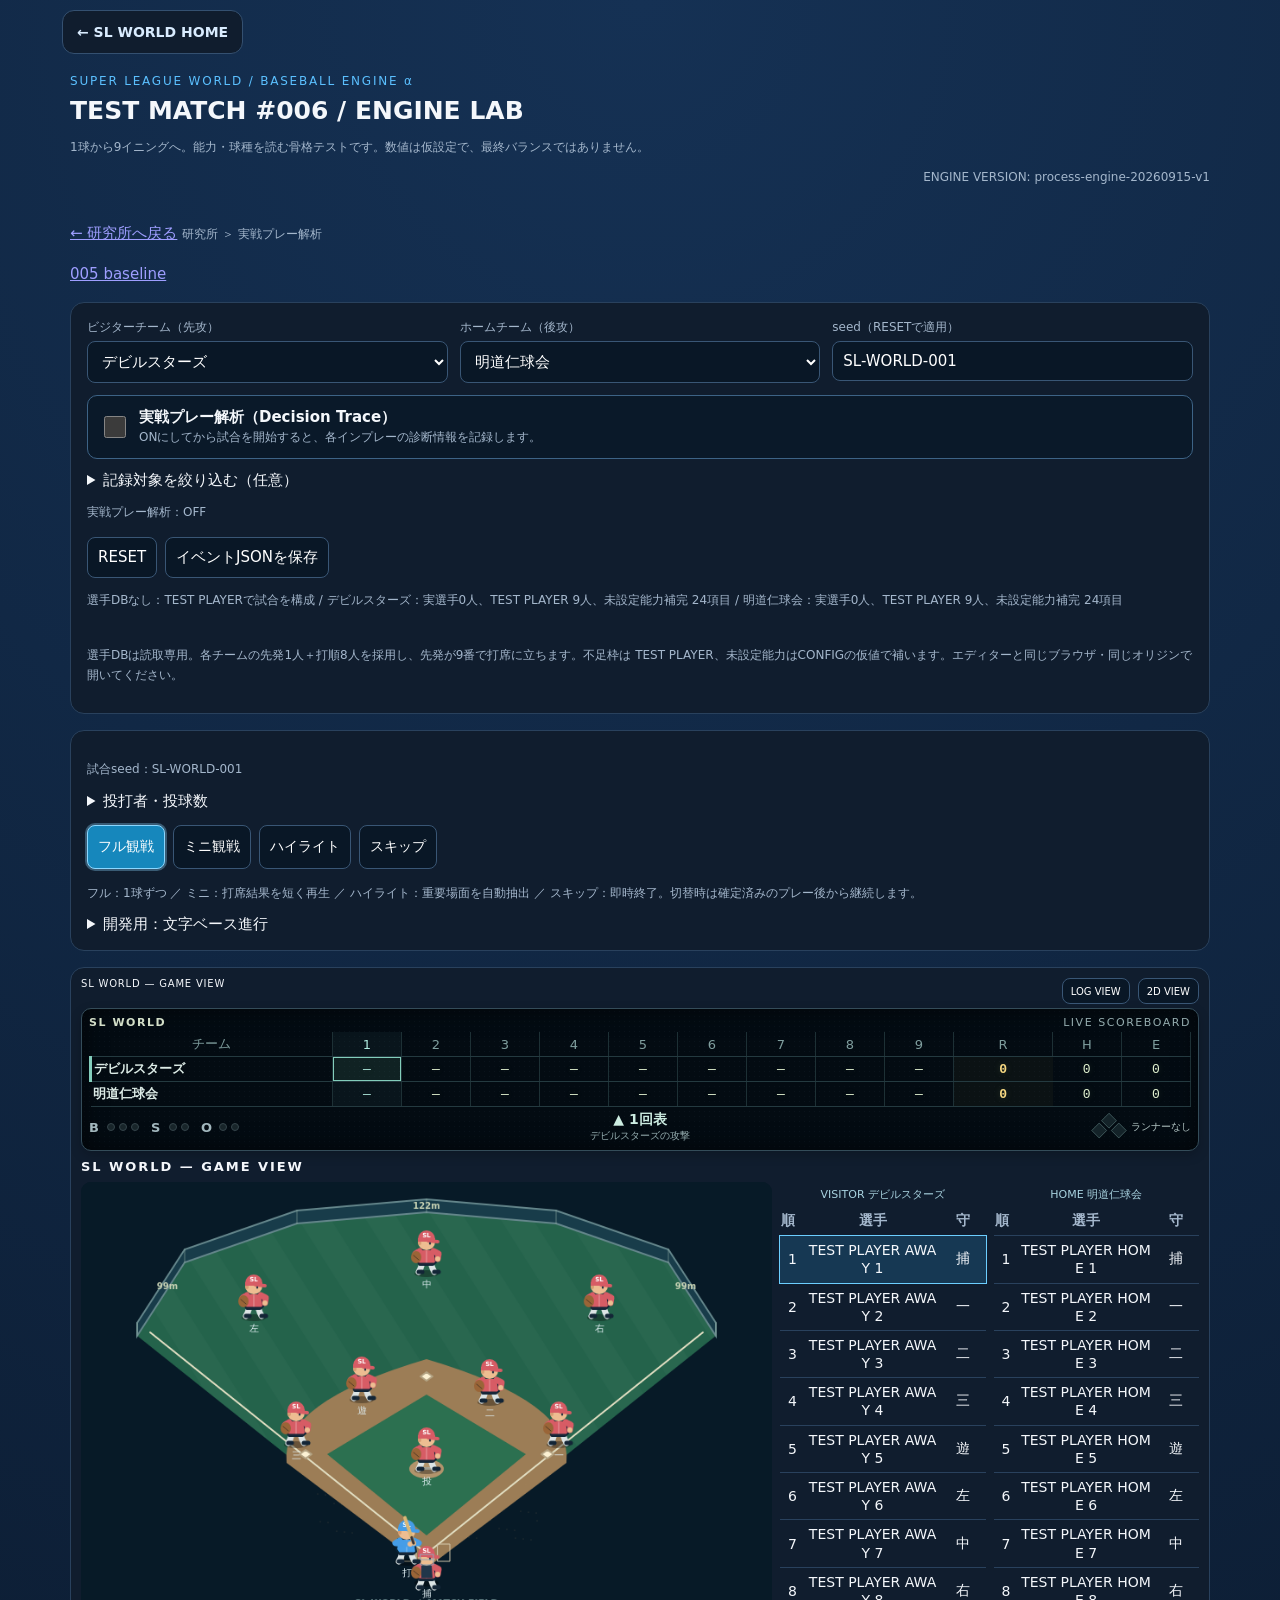
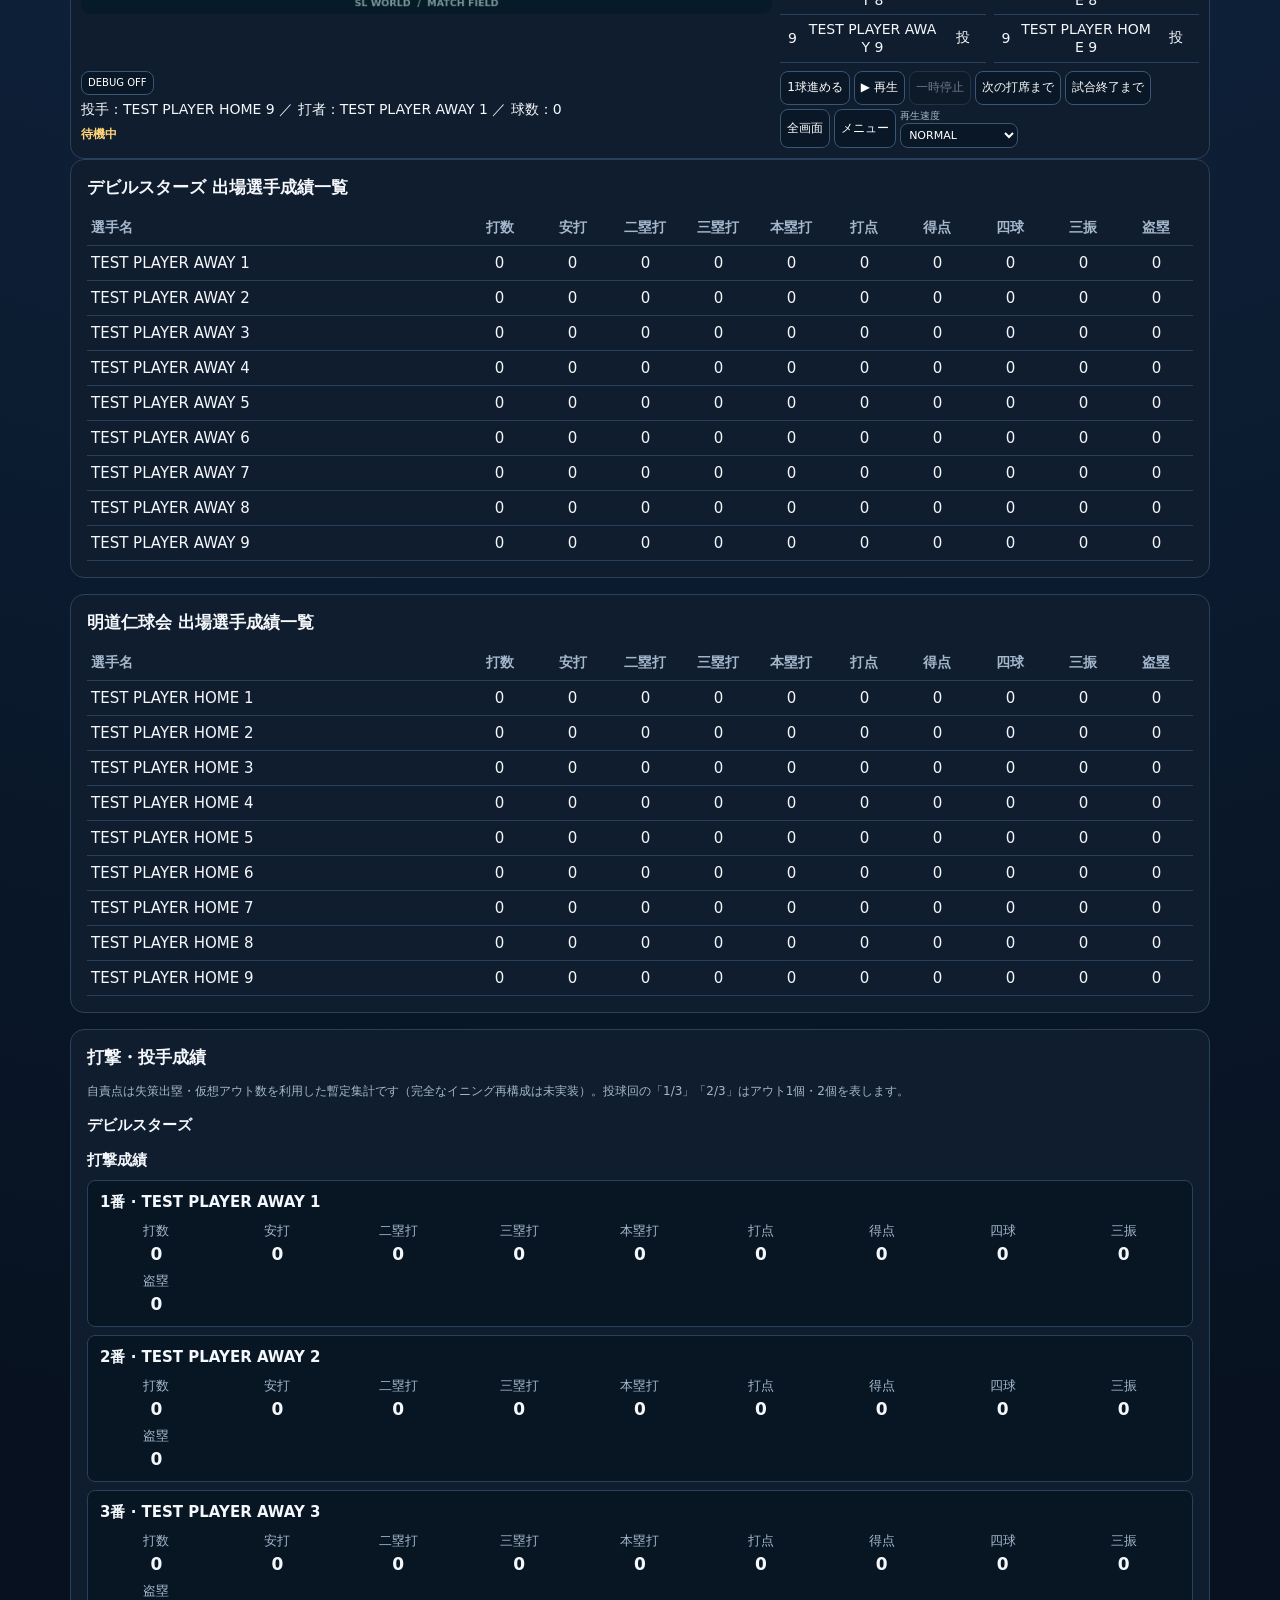
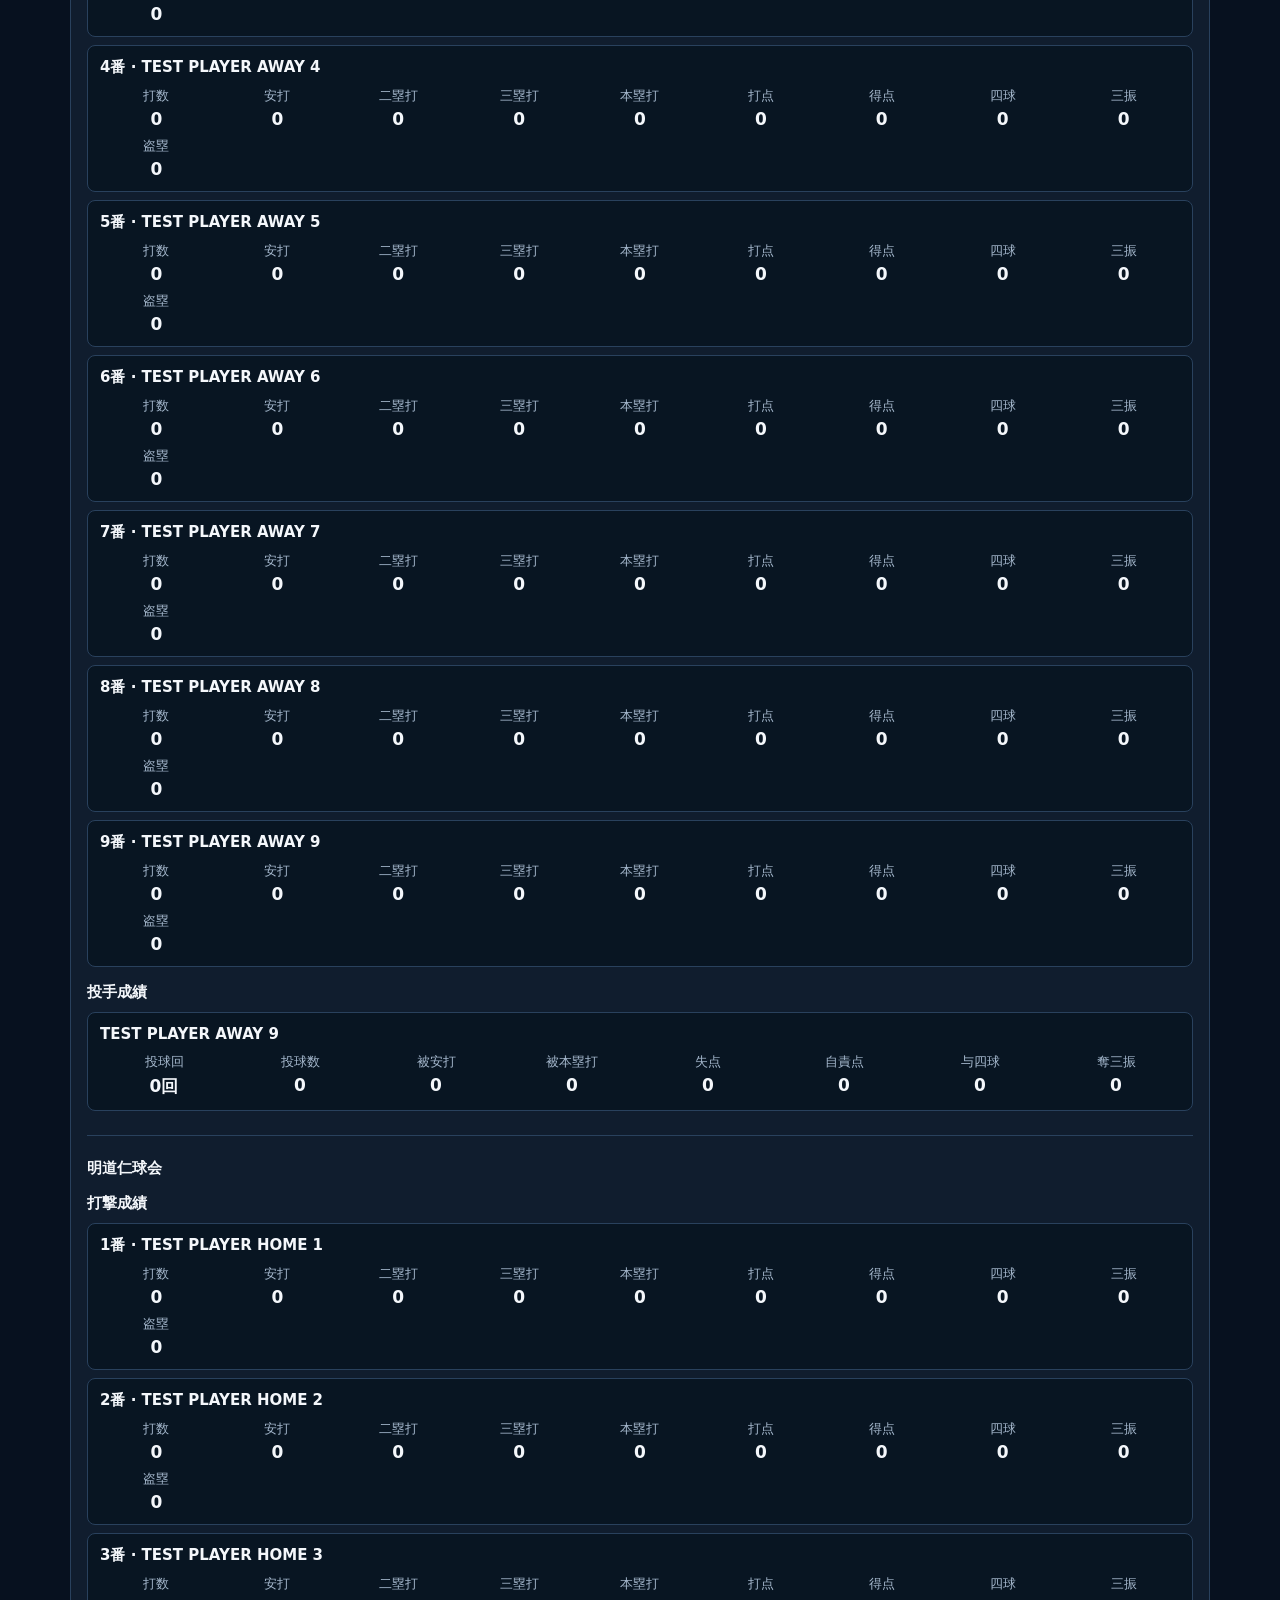
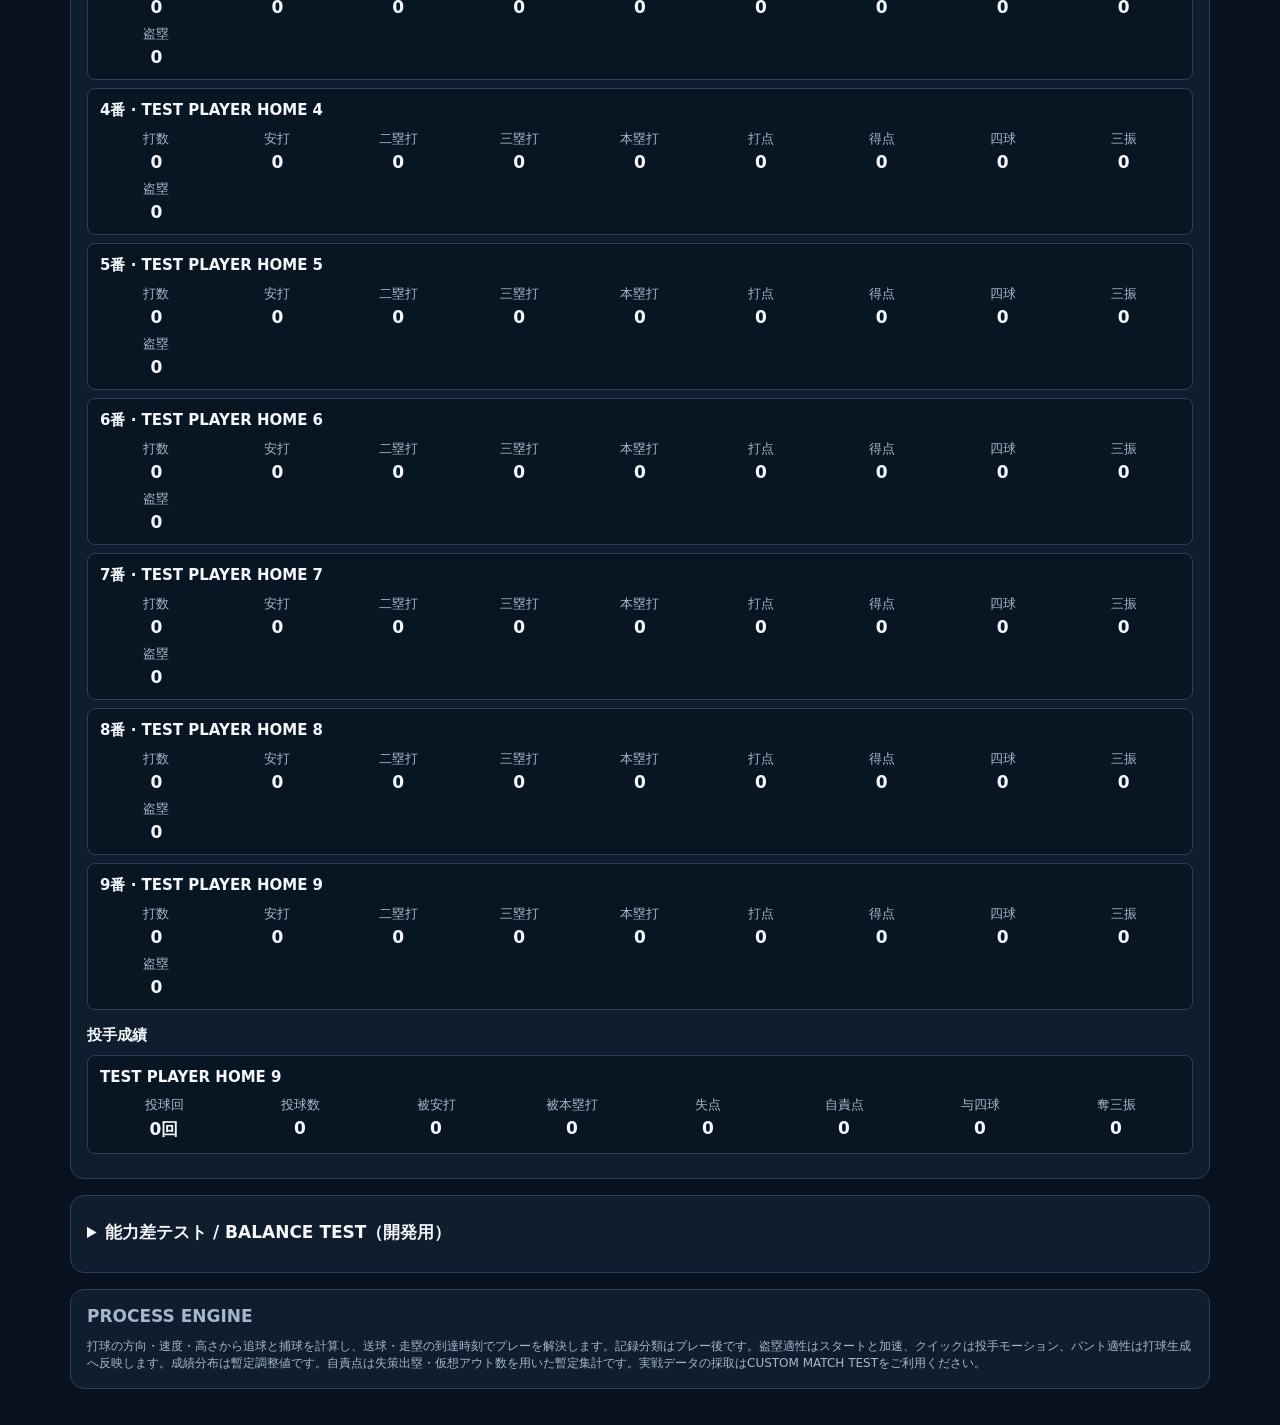
<file: engine006.html>
<!doctype html>
<html lang="ja">
<head><meta charset="utf-8"><meta name="viewport" content="width=device-width,initial-scale=1,viewport-fit=cover"><title>SL WORLD — TEST MATCH #006 / ENGINE LAB</title>
<script>if(new URLSearchParams(location.search).get("mode")==="match"){document.documentElement.classList.add("normal-match");document.title="SL WORLD - MATCH";}</script>
<style>
:root{color-scheme:dark;--bg:#07111f;--panel:#101d2e;--line:#29415d;--text:#f4f7fb;--sub:#a4b7cc;--accent:#5bc0ff}*{box-sizing:border-box}body{margin:0;background:radial-gradient(circle at top,#153154,#07111f 50%);color:var(--text);font:15px system-ui,"Yu Gothic",sans-serif}header,main{max-width:1180px;margin:auto;padding:20px}header{padding-bottom:0}.logo{font-size:12px;letter-spacing:.15em;color:var(--accent)}h1{font-size:25px;margin:8px 0}h2{font-size:17px;margin:0 0 12px}h3{font-size:15px}p{line-height:1.7}.note{font-size:12px;color:var(--sub)}.card{background:var(--panel);border:1px solid var(--line);border-radius:14px;padding:16px;margin-bottom:16px}.grid{display:grid;grid-template-columns:repeat(2,minmax(0,1fr));gap:14px}.setup{display:grid;grid-template-columns:repeat(3,minmax(0,1fr));gap:12px}label{display:block;font-size:12px;color:var(--sub);margin-bottom:5px}input,select,button{font:inherit;border-radius:8px;padding:10px;border:1px solid #395675;background:#091726;color:white}input,select{width:100%}button{cursor:pointer}button:hover{border-color:var(--accent)}button:disabled{opacity:.4;cursor:default}.primary{background:#1687bc}.toolbar{display:flex;gap:8px;flex-wrap:wrap;margin:14px 0}.scroll{overflow:auto}table{border-collapse:collapse;width:100%;font-size:13px;white-space:nowrap}td,th{padding:8px;text-align:center;border-bottom:1px solid var(--line)}th{color:var(--sub)}td:first-child,th:first-child{text-align:left}.metric{font-size:22px;font-weight:bold;color:var(--accent)}.bases{display:grid;gap:8px}.base{padding:9px;background:#081522;border:1px solid var(--line);border-radius:8px}#log{max-height:330px;overflow:auto;font:12px ui-monospace,monospace;line-height:1.7;white-space:pre-wrap;overflow-wrap:anywhere}#status{min-height:1.6em;color:#ffd477}.pill{padding:3px 7px;background:#20384f;border-radius:9px}.stats{margin-top:14px}@media(max-width:650px){.grid,.setup{grid-template-columns:1fr}header,main{padding:12px}h1{font-size:21px}button{font-size:12px}.card{padding:12px}}

#matchTitle,#pitcher,#batter,#pitchCount{overflow-wrap:anywhere}
.team-summary{display:grid;grid-template-columns:repeat(2,minmax(0,1fr));gap:12px;margin-bottom:12px}
.player-stat,.team-result{background:#081522;border:1px solid var(--line);border-radius:8px;padding:12px;min-width:0;margin-bottom:8px}
.player-stat h5,.team-result h3{margin:0 0 10px;font-size:15px;overflow-wrap:anywhere}
.stat-list{display:grid;grid-template-columns:repeat(9,minmax(0,1fr));gap:8px;margin:0}
.stat-list.pitching{grid-template-columns:repeat(8,minmax(0,1fr))}
.stat-list div{min-width:0;text-align:center}.stat-list dt{font-size:13px;color:var(--sub)}
.stat-list dd{margin:4px 0 0;font-size:17px;font-weight:600;font-variant-numeric:tabular-nums}
.team-result .stat-list{grid-template-columns:repeat(2,minmax(0,1fr))}
#statistics h4{font-size:15px;margin:16px 0 10px}
#statistics>section+section{border-top:1px solid var(--line);margin-top:24px;padding-top:8px}
#scoreboard td:first-child,#scoreboard th:first-child{position:sticky;left:0;background:var(--panel);white-space:normal;min-width:100px;max-width:180px;overflow-wrap:anywhere}
@media(max-width:650px){.team-summary{grid-template-columns:1fr}.stat-list,.stat-list.pitching{grid-template-columns:repeat(3,minmax(0,1fr));gap:12px 8px}.stat-list dt{font-size:14px}.stat-list dd{font-size:18px}.player-stat h5{font-size:16px}.metric{font-size:20px}}

/* Compact overview only; detailed player cards keep their existing layout. */
.appearance-table{table-layout:fixed;white-space:normal;font-size:15px;font-variant-numeric:tabular-nums}
.appearance-table th,.appearance-table td{padding:8px 4px}
.appearance-table th:first-child{width:34%;overflow-wrap:anywhere}
.appearance-table tbody th{color:var(--text);font-weight:400}
.appearance-table thead th{font-size:14px;word-break:normal;overflow-wrap:anywhere}
.appearance-heading{overflow-wrap:anywhere}
.appearance-label{display:none}
@media(max-width:650px){
 .appearance-table,.appearance-table tbody{display:block;width:100%}
 .appearance-table thead{position:absolute;width:1px;height:1px;padding:0;margin:-1px;overflow:hidden;clip-path:inset(50%);white-space:nowrap}
 .appearance-table tbody tr{display:grid;grid-template-columns:minmax(0,1.8fr) repeat(5,minmax(0,1fr));border-bottom:1px solid var(--line);padding:6px 0;gap:6px 2px}
 .appearance-table tbody th,.appearance-table tbody td{padding:2px 0;border:0;min-width:0}
 .appearance-table tbody th:first-child{grid-row:span 2;width:auto;align-self:center;padding-right:4px;font-size:14px}
 .appearance-table tbody td{display:flex;flex-direction:column;align-items:center;justify-content:space-between;font-size:15px}
 .appearance-label{display:block;font-size:14px;color:var(--sub);line-height:1.3;overflow-wrap:anywhere;text-align:center}
}

#balancePanel>summary{cursor:pointer;font-size:17px;font-weight:700;min-height:44px;line-height:1.5;padding:8px 0}
.balance-controls{display:grid;grid-template-columns:repeat(2,minmax(0,1fr));gap:12px;margin:14px 0}
.balance-controls label{font-size:14px}.balance-controls select,.balance-controls input{font-size:16px;min-width:0}
.balance-result{padding:14px;margin:12px 0;border:1px solid var(--line);border-radius:10px;background:#081522;overflow-wrap:anywhere}
.balance-result h3{margin:0 0 8px}.balance-result h4{margin:16px 0 10px;font-size:14px}
.balance-result .stat-list{grid-template-columns:repeat(auto-fit,minmax(90px,1fr));gap:12px 8px}
.balance-result .stat-list dt{font-size:14px}.balance-result .stat-list dd{font-size:18px}
#balanceStatus{color:#ffd477;min-height:1.6em;overflow-wrap:anywhere}
#balancePanel button{font-size:14px;min-height:44px}
@media(max-width:650px){.balance-controls{grid-template-columns:1fr}.balance-result{padding:10px}}
.engine-version{margin:8px 0 0;text-align:right;font-size:12px;line-height:1.4;overflow-wrap:anywhere}
.normal-only{display:none}.normal-match .research-only,.normal-match #traceSetup,.normal-match #traceRecording,.normal-match #decisionTracePanel{display:none!important}.normal-match .normal-only{display:block}

#matchViewer canvas{display:block;width:100%;max-height:65vh;aspect-ratio:8/5;object-fit:contain;background:#071a27;border-radius:10px}#matchViewer [data-score],#matchViewer [data-detail]{overflow-wrap:anywhere;font-size:14px}#matchViewer [data-result]{font-weight:bold;color:#ffd477;min-height:1.7em}#matchViewer button{min-height:44px;font-size:14px}#matchViewer [hidden]{display:none}#matchViewer .toolbar label{margin:0;min-width:110px}
[data-watch-mode][aria-pressed="true"]{background:#1687bc;border-color:#8bd7ff;box-shadow:0 0 0 2px #8bd7ff55}[data-watch-mode]{font-size:14px;min-height:44px}

/* One shared scoreboard for every viewing mode, including final SKIP results. */
.stadium-board{margin:12px 0 18px;padding:14px;border:1px solid #344c59;border-radius:10px;background:radial-gradient(#41607818 .6px,transparent .8px) 0 0/5px 5px,#030b12;box-shadow:inset 0 0 24px #0008,0 4px 12px #0003;color:#dcebe6;font-variant-numeric:tabular-nums}
.sb-brand{display:flex;justify-content:space-between;gap:8px;color:#94acae;font-size:11px;letter-spacing:.14em;margin-bottom:9px}.sb-brand span:first-child{font-weight:800;color:#d3dec8}
.sb-table{width:100%;table-layout:fixed;border-collapse:collapse;white-space:normal;font:18px ui-monospace,SFMono-Regular,Consolas,monospace}
.sb-name-col{width:22%}.sb-total-col{width:9%}
.sb-table th,.sb-table td{border-bottom:1px solid #243a40;border-right:1px solid #1d3035;padding:8px 2px;text-align:center}
.sb-table thead th{font:12px system-ui;color:#809f9f}.sb-table tbody th{text-align:left;padding-left:7px;color:#dcebe6;font:600 14px system-ui;overflow-wrap:anywhere}
.sb-table td{color:#e6f6d4;text-shadow:0 0 7px #9eb96b35}.sb-table .sb-total{color:#f8d982;font-size:25px;font-weight:800;background:#dec26509;border-right:0}
.sb-table .sb-current-col{background:#539b9b12;color:#b0ebdf}.sb-table .sb-active-cell{box-shadow:inset 0 0 0 1px #83cdbb; background:#559f8128}
.sb-table .sb-batting th{border-left:3px solid #83cdbb;padding-left:4px}
.sb-status{display:grid;grid-template-columns:100px minmax(0,1fr) 100px;gap:14px;align-items:center;padding-top:12px}
.sb-lamp-row{display:flex;gap:7px;align-items:center;height:21px}.sb-lamp-row b{width:14px;color:#a2b7bd;font:600 13px system-ui}.sb-lamp{width:12px;height:12px;border-radius:50%;background:#18252a;border:1px solid #36454b}
.sb-s .is-on{background:#f2cb62;box-shadow:0 0 7px #f2cb6255}.sb-b .is-on{background:#79cda0;box-shadow:0 0 7px #79cda055}.sb-o .is-on{background:#ed8277;box-shadow:0 0 7px #ed827755}
.sb-phase{text-align:center;min-width:0}.sb-phase strong{display:block;font-size:20px;color:#ccece1}.sb-phase span{display:block;margin-top:5px;color:#97afb1;font-size:12px;overflow-wrap:anywhere}
.sb-runners{display:flex;align-items:center;flex-direction:column;gap:4px}.sb-base-map{width:48px;height:40px;position:relative}.sb-base-map i{width:16px;height:16px;transform:rotate(45deg);position:absolute;border:1px solid #496466;background:#142329}.sb-base-map [data-base="2"]{left:16px;top:3px}.sb-base-map [data-base="3"]{left:2px;top:17px}.sb-base-map [data-base="1"]{right:2px;top:17px}.sb-base-map .is-on{background:#f2cf76;border-color:#f9e1a7}.sb-runner-text{font-size:12px;color:#b4c6c4;text-align:center;line-height:1.35}.sb-runner-text span{display:inline-block}
.sb-note{font-size:11px!important;color:#839b9d;margin:9px 0 0;line-height:1.4}
.sb-extra-innings .sb-table-wrap{overflow-x:auto}.sb-extra-innings .sb-table{min-width:580px}
@media(max-width:650px){.stadium-board{padding:9px 6px}.sb-name-col{width:22%}.sb-total-col{width:9%}.sb-table{font-size:14px}.sb-table th,.sb-table td{padding:7px 1px}.sb-table tbody th{font-size:12px;padding-left:3px}.sb-table .sb-total{font-size:20px}.sb-table thead th{font-size:11px}.sb-status{grid-template-columns:70px minmax(0,1fr) 60px;gap:5px;padding-top:9px}.sb-phase strong{font-size:17px}.sb-phase span{font-size:11px}.sb-lamp-row{gap:4px;height:19px}.sb-lamp{width:11px;height:11px}.sb-brand{font-size:10px;letter-spacing:.09em}.sb-note{font-size:10px!important}}
.trace-toggle{display:flex;align-items:center;gap:10px;margin:12px 0;padding:12px;border:1px solid #3d6386;border-radius:10px;background:#0a1929;color:var(--text);font-size:15px}.trace-toggle input{width:22px;height:22px;flex:0 0 auto}.trace-filter{margin-top:10px}.trace-recording{margin:8px 0 0;color:#91e6ba;font-size:12px;line-height:1.4}.trace-results[hidden],.trace-recording[hidden]{display:none}.trace-play-list{display:grid;gap:10px;max-height:min(52vh,520px);overflow-y:auto;overscroll-behavior:contain;padding-right:2px}.trace-play{display:grid;grid-template-columns:minmax(0,1fr) auto;gap:10px;align-items:center;width:100%;min-width:0;text-align:left}.trace-play.is-selected{border-color:#8bd7ff;background:#12304a;box-shadow:0 0 0 2px #8bd7ff44}.trace-play-summary{min-width:0;overflow-wrap:anywhere}.trace-play-id{display:block;color:var(--sub);font:12px ui-monospace,SFMono-Regular,Consolas,monospace;overflow-wrap:anywhere;margin-top:4px}.trace-select-mark{color:#8bd7ff;font-size:12px}.trace-download{width:100%;min-height:46px;margin-top:12px}.trace-download[hidden]{display:none}@media(max-width:650px){body{padding-left:env(safe-area-inset-left);padding-right:env(safe-area-inset-right);padding-bottom:env(safe-area-inset-bottom)}.trace-play{grid-template-columns:minmax(0,1fr);gap:4px}.trace-play-list{max-height:48vh}.trace-toggle{font-size:14px}}
</style>
<!-- SL WORLD PWA -->
<meta name="theme-color" content="#07111f">
<meta name="mobile-web-app-capable" content="yes">
<meta name="apple-mobile-web-app-capable" content="yes">
<meta name="apple-mobile-web-app-status-bar-style" content="black">
<meta name="apple-mobile-web-app-title" content="SL WORLD">
<link rel="manifest" href="./manifest.webmanifest">
<link rel="apple-touch-icon" sizes="180x180" href="./icons/apple-touch-icon.png">
<script src="./pwa-register.js" defer></script>
<!-- /SL WORLD PWA -->
<link rel="stylesheet" href="./sl-home.css">
<link rel="stylesheet" href="./lineup-display.css">
</head><body>
<div class="sl-home-return"><a href="./index.html#home">← SL WORLD HOME</a></div>
<header><div class="logo">SUPER LEAGUE WORLD / BASEBALL ENGINE α</div><h1><span class="research-only">TEST MATCH #006 / ENGINE LAB</span><span class="normal-only">SL WORLD MATCH</span></h1><p class="note">1球から9イニングへ。能力・球種を読む骨格テストです。数値は仮設定で、最終バランスではありません。</p><p id="engineVersion" class="note engine-version"></p></header>
<main><div class="research-only"><p><a href="research.html">← 研究所へ戻る</a> <span class="note">研究所 ＞ 実戦プレー解析</span></p><p><a href="engine-test.html">005 baseline</a></p></div><p class="normal-only"><a href="./custom-match.html">CUSTOM MATCH TEST — 実戦バッチ / JSON / LAB</a></p>
<section class="card"><div class="setup"><div><label for="away">ビジターチーム（先攻）</label><select id="away"><option>デビルスターズ</option></select></div><div><label for="home">ホームチーム（後攻）</label><select id="home"><option>明道仁球会</option></select></div><div><label for="seed">seed（RESETで適用）</label><input id="seed" value="SL-WORLD-001"></div></div>
<div id="traceSetup"><label class="trace-toggle" for="traceEnabled"><input id="traceEnabled" type="checkbox"><span><strong>実戦プレー解析（Decision Trace）</strong><br><span class="note">ONにしてから試合を開始すると、各インプレーの診断情報を記録します。</span></span></label><details class="trace-filter"><summary>記録対象を絞り込む（任意）</summary><div class="setup"><label>対象イニング（空欄＝全体）<input id="traceInning" type="number" min="1" max="99" placeholder="全体"></label><label>対象playId（空欄＝全プレー）<input id="tracePlayId" placeholder="任意"></label></div></details><p id="traceStatus" class="note" role="status" aria-live="polite">実戦プレー解析：OFF</p></div>
<div class="toolbar"><button id="reset">RESET</button><button id="export">イベントJSONを保存</button></div><div id="source" class="note"></div><div id="status" role="status" aria-live="polite"></div>
<p class="note">選手DBは読取専用。各チームの先発1人＋打順8人を採用し、先発が9番で打席に立ちます。不足枠は TEST PLAYER、未設定能力はCONFIGの仮値で補います。エディターと同じブラウザ・同じオリジンで開いてください。</p></section>
<section class="card"><p id="matchTitle" class="note"></p><details><summary>投打者・投球数</summary><p id="pitcher"></p><p id="batter"></p><p id="pitchCount" class="note"></p></details>
<div class="toolbar" aria-label="観戦モード"><button data-watch-mode="FULL" aria-pressed="true">フル観戦</button><button data-watch-mode="MINI" aria-pressed="false">ミニ観戦</button><button data-watch-mode="HIGHLIGHT" aria-pressed="false">ハイライト</button><button data-watch-mode="SKIP" aria-pressed="false">スキップ</button></div>
<p class="note">フル：1球ずつ ／ ミニ：打席結果を短く再生 ／ ハイライト：重要場面を自動抽出 ／ スキップ：即時終了。切替時は確定済みのプレー後から継続します。</p>
<details><summary>開発用：文字ベース進行</summary><div class="toolbar"><button id="pitch">1球進行</button><button id="atbat">1打席進行</button><button id="inning">1イニング進行</button><button id="game">試合終了まで進行</button></div><p class="note">1イニングは現在の回の裏終了まで。延長なし／同点は引き分け。</p></details></section>
<section class="card" id="matchViewer"></section>
<p id="traceRecording" class="trace-recording" role="status" hidden>● 実戦プレー解析：記録中</p>
<section class="card"><h2>プレイログ</h2><div id="log" role="region" aria-label="全投球のプレイログ" tabindex="0"></div><p class="note">画面は1回表の初球から全投球を表示します。枠内を上にスクロールすると過去のログを確認できます（RESETで新しい試合に切り替わります）。JSONには全投球・投球品質・打球品質・走者・スコア・成績・適用CONFIG・ロスターを収録します。</p></section>
<section class="card trace-results" id="decisionTracePanel" hidden><h2>実戦プレー解析</h2><p class="note">おかしいと感じたプレーを選び、その1プレーだけのDecision Trace診断JSONを保存できます。通常の試合結果JSONとは別ファイルです。</p><div id="tracePlayList" class="trace-play-list" role="listbox" aria-label="記録プレー一覧"></div><button id="traceDownload" class="primary trace-download" hidden>選択したプレーの診断JSON保存</button><p id="traceSelectionStatus" class="note" role="status" aria-live="polite"></p></section>
<section class="card" id="lineupOverview" aria-label="先発オーダーと基本能力"></section>
<div id="appearanceOverview"></div>
<section class="card"><h2>打撃・投手成績</h2><p class="note">自責点は失策出塁・仮想アウト数を利用した暫定集計です（完全なイニング再構成は未実装）。投球回の「1/3」「2/3」はアウト1個・2個を表します。</p><div id="statistics"></div></section>
<details class="card" id="balancePanel">
<summary>能力差テスト / BALANCE TEST（開発用）</summary>
<p class="note">通常試合と同じ5段階の判定を、仮想選手で比較します。通常試合・選手DBには影響しません。数値は初期調整用で、リーグやチーム名による補正はありません。</p>
<div class="balance-controls">
 <div><label for="balanceSeed">テスト用seed</label><input id="balanceSeed" value="BALANCE-001"></div>
 <div><label for="balancePreset">打者 vs 投手</label><select id="balancePreset"></select></div>
 <div><label for="balanceCount">各条件の打席数</label><select id="balanceCount"><option value="1000">1,000打席</option><option value="10000">10,000打席</option></select></div>
 <div><label for="balancePitchCount">各打席の開始時投球済み数（疲労比較）</label><input id="balancePitchCount" type="number" min="0" max="500" step="1" value="0"></div>
</div>
<p class="note">打席比較は毎打席、走者なし・0ボール0ストライク・指定投球数から開始します。その打席内では投球数と疲労が進みます。未設定能力は従来の仮値で補完されるため、「最底辺」は能力を明示的に80 / 1 / 1にした条件です。</p>
<div class="toolbar"><button id="balanceRun" class="primary">打席テストを実行</button><button id="balanceCancel" disabled>テストを中止</button></div>
<div id="balanceStatus" role="status" aria-live="polite"></div>
<div id="balanceResults"></div>
<h3>仮想チーム比較</h3>
<p class="note">先発を含む9人全員に同じ打撃能力を設定し、通常の9回制で対戦します。先攻・後攻は交互。投球数と疲労は試合中に蓄積し、次の試合ではリセットします。HIGH・MID・LOWは能力プリセットの表示名です。</p>
<div class="balance-controls">
 <div><label for="teamBalancePreset">チーム比較条件</label><select id="teamBalancePreset"></select></div>
 <div><label for="teamBalanceCount">各条件の試合数</label><select id="teamBalanceCount"><option value="50">50試合</option><option value="100">100試合</option></select></div>
</div>
<div class="toolbar"><button id="teamBalanceRun">チームテストを実行</button></div>
<div id="teamBalanceResults"></div>
<p class="note">打率＝安打÷打数、出塁率＝（安打＋四球）÷打席、長打率＝塁打÷打数、OPS＝出塁率＋長打率。凡打率は三振を除く打球アウト÷打席。本塁打率・三振率・四球率の分母も打席数です。5打数0安打は四球を除いた連続5打数ごとの実測です。</p>
</details>
<section class="card note"><h2>PROCESS ENGINE</h2>打球の方向・速度・高さから追球と捕球を計算し、送球・走塁の到達時刻でプレーを解決します。記録分類はプレー後です。盗塁適性はスタートと加速、クイックは投手モーション、バント適性は打球生成へ反映します。成績分布は暫定調整値です。自責点は失策出塁・仮想アウト数を用いた暫定集計です。実戦データの採取はCUSTOM MATCH TESTをご利用ください。</section>
</main>
<script src="./engine006-fielding.js"></script>
<script src="./engine006-tactics.js"></script>
<script src="./engine006-replay.js"></script>
<script src="./engine006-viewer.js"></script>
<script src="./lineup-display.js"></script>
<script src="./decision-trace-core.js"></script><script src="./engine006.js"></script><script src="./decision-trace-ui.js"></script><script src="./engine006-match-ui.js"></script></body></html>
</file>
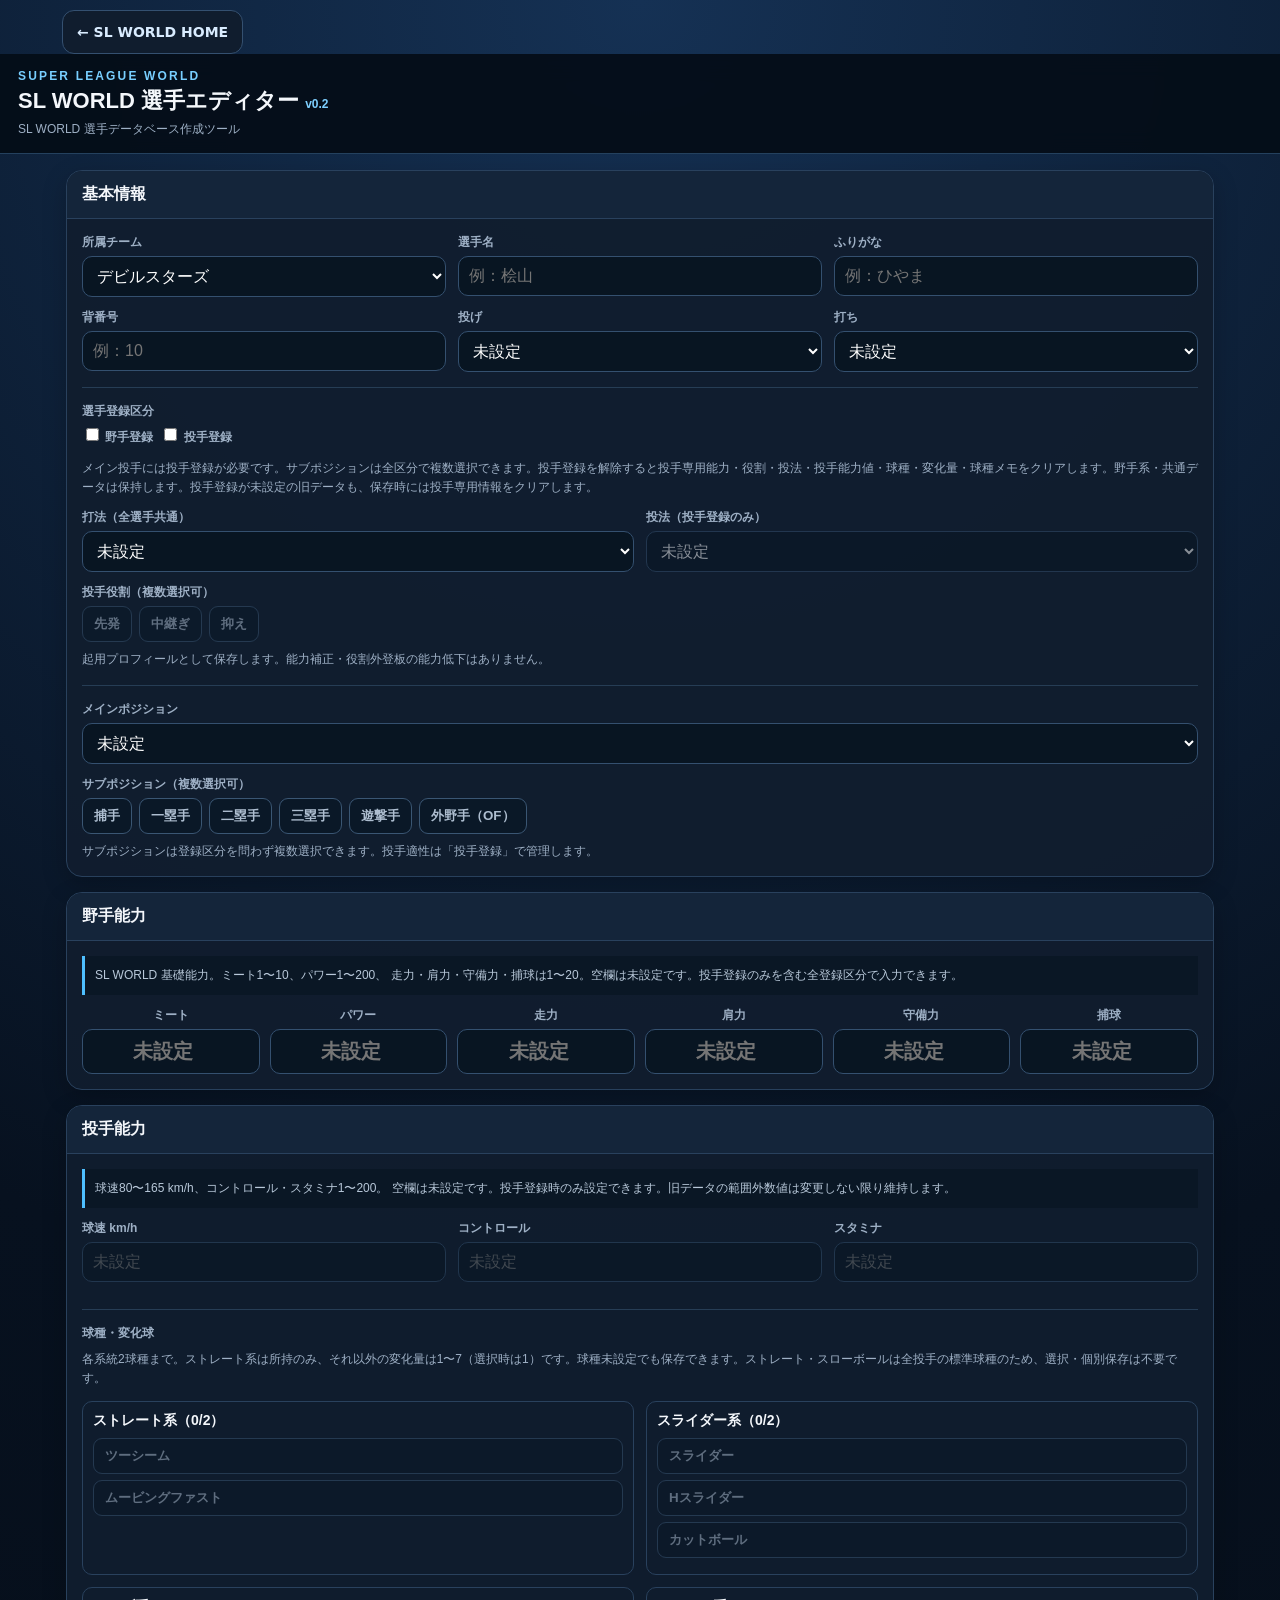
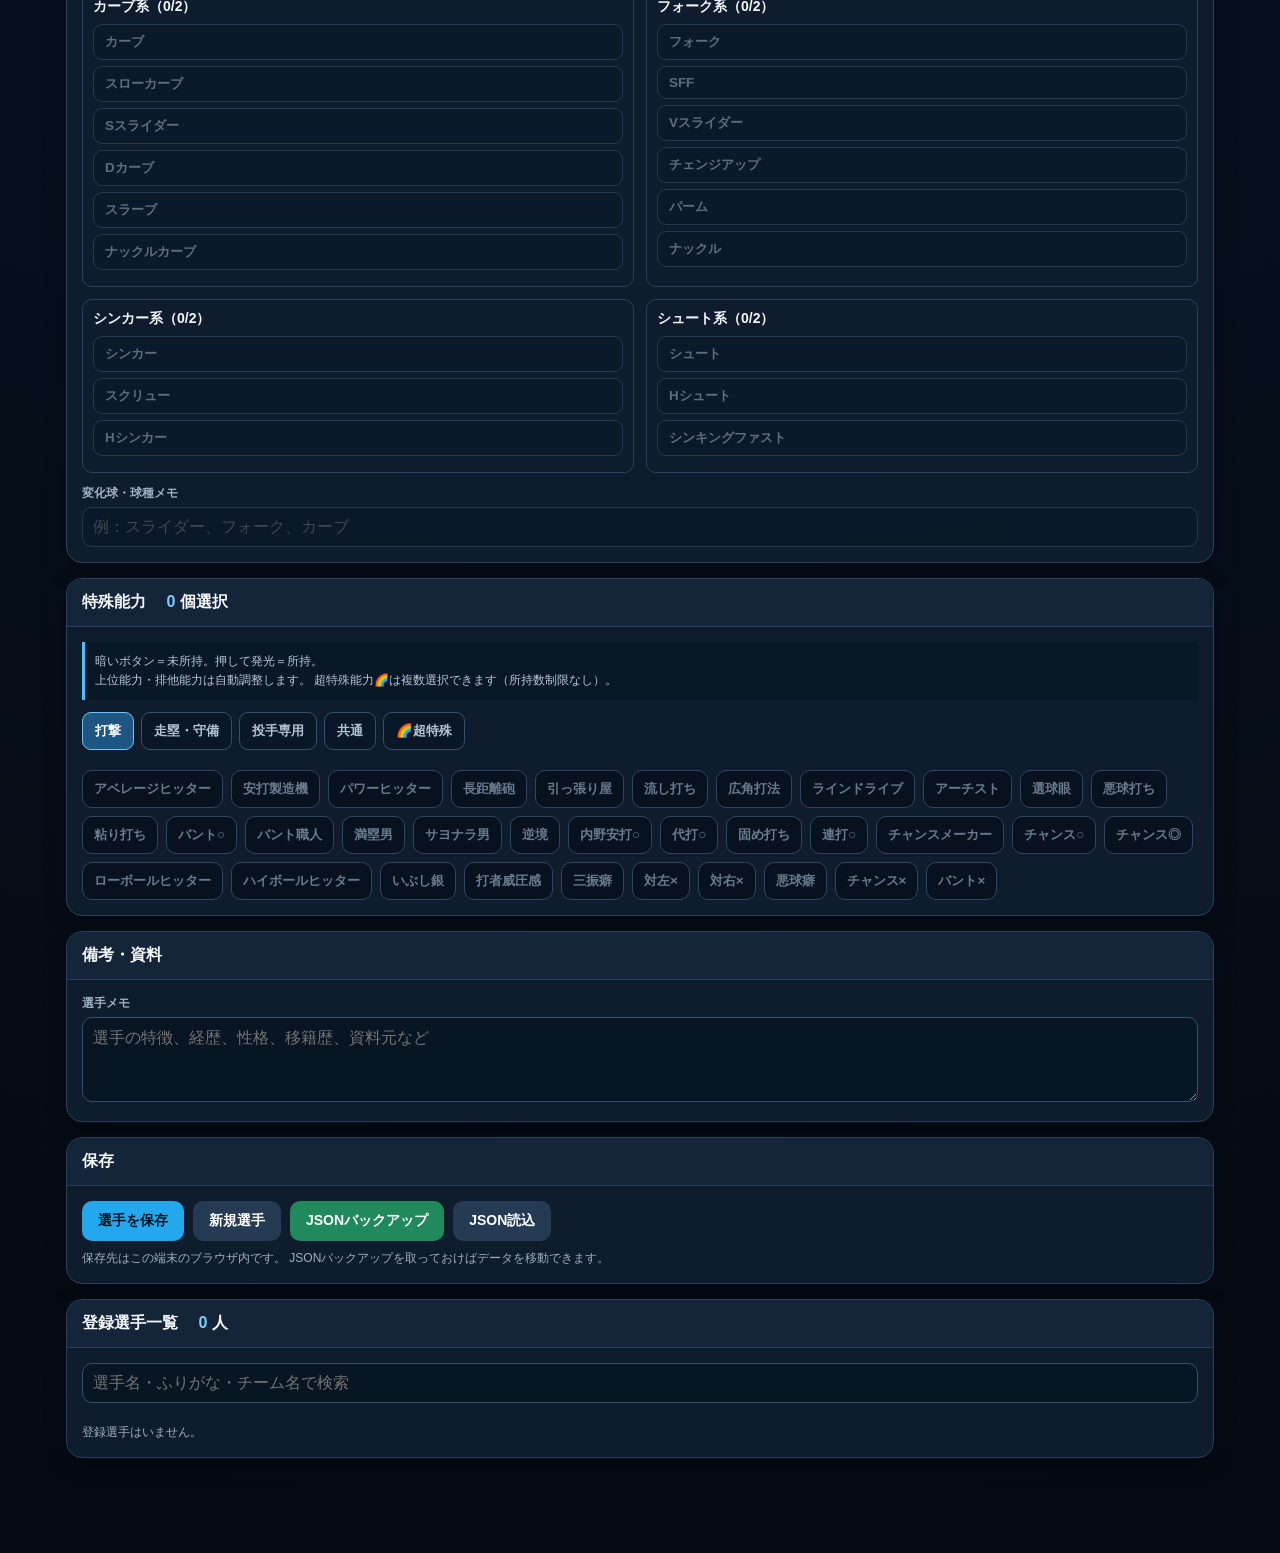
<file: player-editor.html>
<!DOCTYPE html>
<html lang="ja">
<head>
<meta charset="UTF-8">
<meta name="viewport" content="width=device-width,initial-scale=1,viewport-fit=cover">
<title>SL WORLD 選手エディター v0.2</title>

<style>
:root{
  --bg:#07111f;
  --panel:#101d2e;
  --panel2:#15263a;
  --line:#29415d;
  --text:#f4f7fb;
  --sub:#9eb0c5;
  --accent:#5bc0ff;

}

*{box-sizing:border-box}

body{
  margin:0;
  background:
    radial-gradient(circle at top,#153154 0,#07111f 42%,#040a12 100%);
  color:var(--text);
  font-family:
    -apple-system,BlinkMacSystemFont,
    "Hiragino Sans","Yu Gothic UI","Yu Gothic",
    Meiryo,sans-serif;
  min-height:100vh;
}

header{
  position:sticky;
  top:0;
  z-index:20;
  padding:15px 18px;
  background:rgba(5,13,24,.94);
  backdrop-filter:blur(12px);
  border-bottom:1px solid #24415e;
}

.logo{
  font-size:12px;
  letter-spacing:.18em;
  color:#78cfff;
  font-weight:800;
}

h1{
  margin:3px 0 0;
  font-size:22px;
}

header p{
  color:var(--sub);
  margin:5px 0 0;
  font-size:12px;
}

main{
  width:min(1180px,100%);
  margin:auto;
  padding:16px;
  padding-bottom:80px;
}

.card{
  background:rgba(16,29,46,.94);
  border:1px solid var(--line);
  border-radius:16px;
  margin-bottom:15px;
  overflow:hidden;
  box-shadow:0 8px 25px rgba(0,0,0,.22);
}

.card-title{
  padding:13px 15px;
  background:#14253a;
  font-weight:800;
  border-bottom:1px solid var(--line);
}

.card-body{
  padding:15px;
}

.grid{
  display:grid;
  grid-template-columns:repeat(2,minmax(0,1fr));
  gap:12px;
}

.grid3{
  display:grid;
  grid-template-columns:repeat(3,minmax(0,1fr));
  gap:12px;
}

.grid6{
  display:grid;
  grid-template-columns:repeat(6,minmax(0,1fr));
  gap:10px;
}

@media(max-width:800px){
  .grid6{grid-template-columns:repeat(3,1fr)}
  .grid3{grid-template-columns:repeat(2,1fr)}
}

@media(max-width:520px){
  .grid{grid-template-columns:1fr}
  .grid3{grid-template-columns:repeat(2,1fr)}
  .grid6{grid-template-columns:repeat(2,1fr)}
}

label{
  display:block;
  font-size:12px;
  color:var(--sub);
  margin-bottom:5px;
  font-weight:700;
}

input,select,textarea{
  width:100%;
  border:1px solid #34506f;
  background:#081522;
  color:#fff;
  border-radius:10px;
  padding:10px;
  font-size:16px;
  outline:none;
}

input:focus,select:focus,textarea:focus{
  border-color:#62c6ff;
  box-shadow:0 0 0 2px rgba(91,192,255,.12);
}

textarea{
  min-height:85px;
  resize:vertical;
}

.small-note{
  color:var(--sub);
  font-size:12px;
  line-height:1.6;
  margin-top:8px;
}

.positions{
  display:flex;
  flex-wrap:wrap;
  gap:7px;
}

.pos-btn{
  border:1px solid #3a5673;
  background:#0a1827;
  color:#aebed0;
  padding:8px 11px;
  border-radius:9px;
  cursor:pointer;
  font-weight:700;
}

.pos-btn.on{
  background:#1479b5;
  border-color:#69d1ff;
  color:white;
  box-shadow:0 0 12px rgba(91,192,255,.35);
}

.ability-number{
  text-align:center;
}

.ability-number input{
  text-align:center;
  font-weight:900;
  font-size:20px;
}

.special-tabs{
  display:flex;
  gap:7px;
  overflow-x:auto;
  padding-bottom:8px;
}

.tab{
  white-space:nowrap;
  border:1px solid #36516e;
  background:#091726;
  color:#b5c4d4;
  padding:9px 12px;
  border-radius:9px;
  cursor:pointer;
  font-weight:700;
}

.tab.active{
  background:#1e5683;
  color:white;
  border-color:#69c8ff;
}

.special-list{
  display:flex;
  flex-wrap:wrap;
  gap:8px;
  margin-top:12px;
}

.disabled-special{
  opacity:.3;
  cursor:not-allowed;
}

.toolbar{
  display:flex;
  flex-wrap:wrap;
  gap:9px;
}

button.action{
  border:none;
  border-radius:10px;
  padding:11px 16px;
  font-weight:900;
  cursor:pointer;
  font-size:14px;
}

.primary{
  background:#24a8ed;
  color:#00101c;
}

.secondary{
  background:#253b53;
  color:white;
}

.danger{
  background:#7e2630;
  color:white;
}

.success{
  background:#208a5c;
  color:white;
}

.player-list{
  display:grid;
  gap:9px;
}

.player-row{
  border:1px solid #29435f;
  background:#091725;
  border-radius:12px;
  padding:12px;
  display:flex;
  justify-content:space-between;
  align-items:center;
  gap:10px;
}

.player-main{
  min-width:0;
}

.player-name{
  font-size:17px;
  font-weight:900;
}

.player-reading{
  color:#8da2b8;
  font-size:11px;
}

.player-meta{
  color:#b3c3d4;
  font-size:12px;
  margin-top:4px;
}

.row-actions{
  display:flex;
  gap:6px;
}

.row-actions button{
  border:1px solid #395675;
  background:#15273a;
  color:white;
  border-radius:8px;
  padding:7px 9px;
  cursor:pointer;
}

.badge{
  display:inline-block;
  padding:3px 7px;
  border-radius:999px;
  background:#20384f;
  margin-right:4px;
}

.status{
  position:fixed;
  left:50%;
  bottom:20px;
  transform:translateX(-50%);
  background:#101c29;
  border:1px solid #4b6c8d;
  padding:10px 16px;
  border-radius:999px;
  opacity:0;
  pointer-events:none;
  transition:.25s;
  z-index:100;
  white-space:nowrap;
}

.status.show{
  opacity:1;
}

.section-note{
  background:#0a1725;
  border-left:3px solid #4ebfff;
  padding:10px;
  margin-bottom:12px;
  color:#b8c8d9;
  font-size:12px;
  line-height:1.6;
}

.count{
  color:#79d1ff;
  font-weight:900;
}

input[type="checkbox"]{width:auto}
button:disabled,input:disabled,select:disabled{opacity:.5;cursor:not-allowed}
@media(max-width:520px){.player-row{flex-wrap:wrap}.row-actions{flex-wrap:wrap}}

.pitch-family{border:1px solid var(--line);border-radius:10px;padding:10px;min-width:0}
.pitch-family h3{font-size:14px;margin:0 0 8px}
.pitch-row{display:flex;align-items:center;gap:8px;margin:6px 0}
.pitch-row button{flex:1;text-align:left;min-width:0}
.pitch-row label{margin:0;white-space:nowrap}
.pitch-row select{width:64px;padding:7px}

hr{
  border:0;
  border-top:1px solid #263d55;
  margin:15px 0;
}
</style>

<!-- SL WORLD PWA -->
<meta name="theme-color" content="#07111f">
<meta name="mobile-web-app-capable" content="yes">
<meta name="apple-mobile-web-app-capable" content="yes">
<meta name="apple-mobile-web-app-status-bar-style" content="black">
<meta name="apple-mobile-web-app-title" content="SL WORLD">
<link rel="manifest" href="./manifest.webmanifest">
<link rel="apple-touch-icon" sizes="180x180" href="./icons/apple-touch-icon.png">
<script src="./pwa-register.js" defer></script>
<!-- /SL WORLD PWA -->
<link rel="stylesheet" href="./sl-home.css">
<link rel="stylesheet" href="./special-abilities.css">
<script src="./team-registry.js"></script>
<script src="./special-abilities.js"></script>
</head>

<body>
<div class="sl-home-return"><a href="./index.html#home">← SL WORLD HOME</a></div>

<header>
  <div class="logo">SUPER LEAGUE WORLD</div>
  <h1>SL WORLD 選手エディター <span style="font-size:12px;color:#7ecfff">v0.2</span></h1>
  <p>SL WORLD 選手データベース作成ツール</p>
</header>

<main>

<div class="card">
  <div class="card-title">基本情報</div>
  <div class="card-body">

    <div class="grid3">

      <div>
        <label>所属チーム</label>
        <select id="team"></select>
      </div>

      <div>
        <label>選手名</label>
        <input id="name" placeholder="例：桧山">
      </div>

      <div>
        <label>ふりがな</label>
        <input id="reading" placeholder="例：ひやま">
      </div>

      <div>
        <label>背番号</label>
        <input id="number" type="number" min="0" max="999" placeholder="例：10">
      </div>

      <div>
        <label>投げ</label>
        <select id="throwHand">
          <option value="">未設定</option><option value="右">右投</option>
          <option value="左">左投</option>
        </select>
      </div>

      <div>
        <label>打ち</label>
        <select id="batHand">
          <option value="">未設定</option><option value="右">右打</option>
          <option value="左">左打</option>
          <option value="両">両打</option>
        </select>
      </div>

    </div>

    <hr>

    <label>選手登録区分</label>
    <div class="positions">
      <label><input type="checkbox" id="isFielder"> 野手登録</label>
      <label><input type="checkbox" id="isPitcher"> 投手登録</label>
    </div>
    <div class="small-note" id="registrationNote">登録区分を選択してください。未設定のまま保存することもできます。</div>
    <div class="grid" style="margin:12px 0">
      <div><label for="battingStyle">打法（全選手共通）</label><select id="battingStyle">
        <option value="">未設定</option>
        <option>スタンダード打法</option><option>オープン打法</option><option>クローズド打法</option>
        <option>一本足打法</option><option>振り子打法</option><option>神主打法</option>
      </select></div>
      <div><label for="pitchingStyle">投法（投手登録のみ）</label><select id="pitchingStyle">
        <option value="">未設定</option><option>オーバースロー</option><option>スリークォーター</option>
        <option>サイドスロー</option><option>アンダースロー</option><option>トルネード投法</option>
      </select></div>
    </div>
    <label>投手役割（複数選択可）</label>
    <div id="pitcherRoles" class="positions"></div>
    <div class="small-note">起用プロフィールとして保存します。能力補正・役割外登板の能力低下はありません。</div>
    <hr>
    <label for="mainPosition">メインポジション</label>
    <select id="mainPosition">
      <option value="">未設定</option>
      <option value="投手">投手</option>
      <option>捕手</option><option>一塁手</option><option>二塁手</option>
      <option>三塁手</option><option>遊撃手</option><option value="OF">外野手（OF）</option>
    </select>

    <div style="height:12px"></div>

    <label>サブポジション（複数選択可）</label>
    <div id="subPositions" class="positions"></div>

    <div class="small-note">
      サブポジションは登録区分を問わず複数選択できます。投手適性は「投手登録」で管理します。
    </div>

  </div>
</div>


<div class="card">
  <div class="card-title">野手能力</div>

  <div class="card-body">

    <div class="section-note">
      SL WORLD 基礎能力。ミート1〜10、パワー1〜200、
      走力・肩力・守備力・捕球は1〜20。空欄は未設定です。投手登録のみを含む全登録区分で入力できます。
    </div>

    <div class="grid6">

      <div class="ability-number">
        <label>ミート</label>
        <input id="meet" type="number" min="1" max="10" placeholder="未設定">
      </div>

      <div class="ability-number">
        <label>パワー</label>
        <input id="power" type="number" min="1" max="200" placeholder="未設定">
      </div>

      <div class="ability-number">
        <label>走力</label>
        <input id="speed" type="number" min="1" max="20" placeholder="未設定">
      </div>

      <div class="ability-number">
        <label>肩力</label>
        <input id="arm" type="number" min="1" max="20" placeholder="未設定">
      </div>

      <div class="ability-number">
        <label>守備力</label>
        <input id="fielding" type="number" min="1" max="20" placeholder="未設定">
      </div>

      <div class="ability-number">
        <label>捕球</label>
        <input id="catching" type="number" min="1" max="20" placeholder="未設定">
      </div>

    </div>

  </div>
</div>


<div class="card">
  <div class="card-title">投手能力</div>

  <div class="card-body">

    <div class="section-note">
      球速80〜165 km/h、コントロール・スタミナ1〜200。
      空欄は未設定です。投手登録時のみ設定できます。旧データの範囲外数値は変更しない限り維持します。
    </div>

    <div class="grid3">

      <div>
        <label>球速 km/h</label>
        <input id="velocity" type="number" min="80" max="165" placeholder="未設定">
      </div>

      <div>
        <label>コントロール</label>
        <input id="control" type="number" min="1" max="200" placeholder="未設定">
      </div>

      <div>
        <label>スタミナ</label>
        <input id="stamina" type="number" min="1" max="200" placeholder="未設定">
      </div>

    </div>

    <div style="height:12px"></div>

    <hr>
    <label>球種・変化球</label>
    <div class="small-note">各系統2球種まで。ストレート系は所持のみ、それ以外の変化量は1〜7（選択時は1）です。球種未設定でも保存できます。ストレート・スローボールは全投手の標準球種のため、選択・個別保存は不要です。</div>
    <div id="pitchRepertoire" class="grid" style="margin-top:12px"></div>
    <div style="height:12px"></div>
    <label>変化球・球種メモ</label>
    <input id="pitchMemo" placeholder="例：スライダー、フォーク、カーブ">

  </div>
</div>


<div class="card">
  <div class="card-title">
    特殊能力　
    <span class="count" id="specialCount">0</span> 個選択
  </div>

  <div class="card-body">

    <div class="section-note">
      暗いボタン＝未所持。押して発光＝所持。<br>
      上位能力・排他能力は自動調整します。
      超特殊能力🌈は複数選択できます（所持数制限なし）。
    </div>

    <div class="special-tabs">
      <button class="tab active" data-cat="batting">打撃</button>
      <button class="tab" data-cat="running">走塁・守備</button>
      <button class="tab" data-cat="pitcher">投手専用</button>
      <button class="tab" data-cat="common">共通</button>
      <button class="tab" data-cat="super">🌈超特殊</button>
    </div>

    <div id="specialList" class="special-list"></div>

  </div>
</div>


<div class="card">
  <div class="card-title">備考・資料</div>

  <div class="card-body">

    <label>選手メモ</label>
    <textarea id="notes"
      placeholder="選手の特徴、経歴、性格、移籍歴、資料元など"></textarea>

  </div>
</div>


<div class="card">
  <div class="card-title">保存</div>

  <div class="card-body">

    <div class="toolbar">
      <button class="action primary" id="saveBtn">選手を保存</button>
      <button class="action secondary" id="newBtn">新規選手</button>
      <button class="action success" id="exportBtn">JSONバックアップ</button>
      <button class="action secondary" id="importBtn">JSON読込</button>
      <input id="importFile" type="file" accept=".json" style="display:none">
    </div>

    <div class="small-note">
      保存先はこの端末のブラウザ内です。
      JSONバックアップを取っておけばデータを移動できます。
    </div>

  </div>
</div>


<div class="card">
  <div class="card-title">
    登録選手一覧　
    <span class="count" id="playerCount">0</span> 人
  </div>

  <div class="card-body">

    <input id="search"
      placeholder="選手名・ふりがな・チーム名で検索">

    <div style="height:12px"></div>

    <div id="playerList" class="player-list"></div>

  </div>
</div>

</main>

<div id="status" class="status"></div>


<script>

/* =========================================================
   SL WORLD PLAYER EDITOR v0.2
   ========================================================= */

const STORAGE_KEY = "sl_world_players_v01";

// 正式な所属チームと旧名の対応を一元管理。今後の追加もこの一覧で行う。
const TEAMS = SL_TEAM_REGISTRY.clubs.map(team=>({name:team.currentName}));
const LEGACY_TEAM_NAMES = new Map(SL_TEAM_REGISTRY.clubs.flatMap(team=>[team.formerName,...team.aliases].filter(Boolean).map(name=>[name,team.currentName])));
function normalizeTeamName(name){return LEGACY_TEAM_NAMES.get(name) ?? name;}

// 選手固有の正式23球種を一元管理。標準のストレート・スローボールは登録しない。
const PITCH_FAMILIES = {
  straight:{label:"ストレート系",names:["ツーシーム","ムービングファスト"]},
  slider:{label:"スライダー系",names:["スライダー","Hスライダー","カットボール"]},
  curve:{label:"カーブ系",names:["カーブ","スローカーブ","Sスライダー","Dカーブ","スラーブ","ナックルカーブ"]},
  fork:{label:"フォーク系",names:["フォーク","SFF","Vスライダー","チェンジアップ","パーム","ナックル"]},
  sinker:{label:"シンカー系",names:["シンカー","スクリュー","Hシンカー"]},
  shoot:{label:"シュート系",names:["シュート","Hシュート","シンキングファスト"]}
};

function emptyPitchRepertoire(){
  return Object.fromEntries(Object.keys(PITCH_FAMILIES).map(key=>[key,[]]));
}

// 旧データの項目欠落は未設定。入力済みの不正データは切り捨てず、読込・保存を拒否する。
function copyPitchRepertoire(value){
  if(value == null) return emptyPitchRepertoire();
  if(typeof value !== "object" || Array.isArray(value) || Object.keys(value).some(key=>!Object.hasOwn(PITCH_FAMILIES,key))) throw new Error("球種の系統が不正です");
  const result = emptyPitchRepertoire();
  for(const [key,family] of Object.entries(PITCH_FAMILIES)){
    const source = value[key] ?? [];
    if(!Array.isArray(source)) throw new Error(`${family.label}の球種データが不正です`);
    // 旧形式に標準球種が含まれていても読込可能。元データは変更しない。
    const pitches = key === "straight"
      ? source.filter(pitch=>!["ストレート","スローボール"].includes(pitch?.name))
      : source;
    if(pitches.length > 2) throw new Error(`${family.label}は2球種までです`);
    const names = new Set();
    for(const pitch of pitches){
      if(!pitch || !family.names.includes(pitch.name) || names.has(pitch.name) || (key !== "straight" && (!Number.isInteger(pitch.breakAmount) || pitch.breakAmount < 1 || pitch.breakAmount > 7))) throw new Error(`${family.label}の球種または変化量が不正です`);
      names.add(pitch.name);
      // 旧ストレート系の変化量は読込表示・次回保存から除外する。
      result[key].push(key === "straight" ? {name:pitch.name} : {...pitch});
    }
  }
  return result;
}

const POSITIONS = [
  "捕手","一塁手","二塁手","三塁手", "遊撃手","OF"
];


/* =========================================================
   特殊能力データ
   color:
   blue / red / green / gold / rainbow
   ========================================================= */

const SPECIALS = SL_SPECIALS;


/* =========================================================
   上位能力関係
   上位を選択 → 下位を自動解除
   下位を選択 → 上位を自動解除
   ========================================================= */

const UPGRADE_PAIRS = [

["アベレージヒッター","安打製造機"],
["パワーヒッター","長距離砲"],
["チャンス○","チャンス◎"],
["バント○","バント職人"],

["走塁○","韋駄天"],
["盗塁○","影走"],
["キャッチャー○","名捕手"],

["ノビ○","怪童"],
["キレ○","キレ味抜群"],
["ピンチ○","不屈"],

["人気者","スーパースター"]

];


/* =========================================================
   排他グループ
   同じグループから同時に1つのみ
   ========================================================= */

const EXCLUSIVE_GROUPS = [

["引っ張り屋","流し打ち","広角打法"],

["選球眼","悪球打ち","悪球癖"],

["チャンス×","チャンス○","チャンス◎"],

["バント×","バント○","バント職人"],

["走塁×","走塁○","韋駄天"],

["盗塁×","盗塁○","影走"],

["送球×","送球○","レーザービーム"],

["ノビ×","ノビ○","怪童"],

["キレ×","キレ○","キレ味抜群"],

["ピンチ×","ピンチ○","不屈"],


["大舞台○","プレッシャー×"],

["人気者","スーパースター"],

["ケガ○","ケガ×"],

["ムード○","ムード×"],

["積極打法","慎重打法"],

["積極盗塁","慎重盗塁"],

["チームプレー○","チームプレー×"]

];


/*
  ムード× と ムードメーカーは同時取得不可。
  ムード○ と ムードメーカーは共存可能。
*/
const SPECIAL_CONFLICTS = [
  ["ムード×","ムードメーカー"]
];


/* =========================================================
   状態
   ========================================================= */

let selectedSpecials = new Set();

let selectedSubPositions = new Set();

let currentCategory = "batting";

let editingId = null;

let storageLoadFailed = false;
let players = loadPlayers();
let selectedPitcherRoles = new Set();
let selectedPitchRepertoire = emptyPitchRepertoire();
let registrationTouched = new Set();
let editingOriginal = null;


/* =========================================================
   DOM
   ========================================================= */

const $ = id => document.getElementById(id);

for(const team of TEAMS){
  const option = document.createElement("option");
  option.value = team.name;
  option.textContent = team.name;
  $("team").appendChild(option);
}

const specialList = $("specialList");

const playerList = $("playerList");


/* =========================================================
   サブポジション
   ========================================================= */

function renderSubPositions(){

  const box = $("subPositions");

  box.innerHTML = "";

  POSITIONS.forEach(pos=>{

    const btn = document.createElement("button");

    btn.type = "button";

    btn.className =
      "pos-btn" +
      (selectedSubPositions.has(pos) ? " on" : "");

    btn.textContent = pos === "OF" ? "外野手（OF）" : pos;


    btn.onclick = ()=>{

      if(selectedSubPositions.has(pos)){
        selectedSubPositions.delete(pos);
      }else{
        selectedSubPositions.add(pos);
      }

      renderSubPositions();

    };

    box.appendChild(btn);

  });

}


/* =========================================================
   特殊能力描画
   ========================================================= */

function renderSpecials(){

  specialList.innerHTML = "";

  const arr = SPECIALS[currentCategory];

  let groupBox = specialList;
  let previousGroup = null;
  arr.forEach(([name,color,group])=>{
    if(currentCategory === "super" && group !== previousGroup){
      const section = document.createElement("section");
      section.style.width = "100%";
      const heading = document.createElement("h3");
      heading.textContent = group === "fielder" ? "野手用 超特殊能力（10種・野手登録のみ）" : "投手用 超特殊能力（10種・投手登録のみ）";
      heading.style.fontSize = "14px";
      section.appendChild(heading);
      groupBox = document.createElement("div");
      groupBox.className = "special-list";
      section.appendChild(groupBox);
      specialList.appendChild(section);
      previousGroup = group;
    }

    const btn = document.createElement("button");

    btn.type = "button";

    btn.className =
      `sp ${color}` +
      (selectedSpecials.has(name) ? " on" : "");

    btn.textContent =
      color === "rainbow"
      ? "🌈 " + name
      : name;

    /*
      野手の場合、投手専用特殊能力は選択不可。
      投手登録時のみ使用可能。
    */

    if(
      ((currentCategory === "pitcher" || (currentCategory === "super" && group === "pitcher")) && !$("isPitcher").checked) ||
      (currentCategory === "super" && group === "fielder" && !$("isFielder").checked)
    ){

      btn.classList.add("disabled-special");
      btn.disabled = true;
      btn.title = "対応する登録区分を選択してください。投手登録解除時は投手専用能力をクリアします。";

      btn.onclick = ()=>showStatus(
        "投手専用特殊能力は投手のみ取得できます"
      );

    }else{

      btn.onclick = ()=>toggleSpecial(name,color);

    }

    groupBox.appendChild(btn);

  });

  updateSpecialCount();

}


/* =========================================================
   特殊能力選択
   ========================================================= */

function toggleSpecial(name,color){

  if(selectedSpecials.has(name)){

    selectedSpecials.delete(name);

    renderSpecials();

    return;

  }

  /*
    排他グループ
  */

  EXCLUSIVE_GROUPS.forEach(group=>{

    if(group.includes(name)){

      group.forEach(other=>{

        if(other !== name){
          selectedSpecials.delete(other);
        }

      });

    }

  });

  /*
    個別競合
  */

  SPECIAL_CONFLICTS.forEach(pair=>{

    if(pair.includes(name)){

      pair.forEach(other=>{

        if(other !== name){
          selectedSpecials.delete(other);
        }

      });

    }

  });

  /*
    上位・下位関係
  */

  UPGRADE_PAIRS.forEach(([lower,upper])=>{

    if(name === upper){
      selectedSpecials.delete(lower);
    }

    if(name === lower){
      selectedSpecials.delete(upper);
    }

  });

  selectedSpecials.add(name);

  renderSpecials();

}


/* =========================================================
   タブ
   ========================================================= */

document.querySelectorAll(".tab").forEach(tab=>{

  tab.onclick = ()=>{

    document
      .querySelectorAll(".tab")
      .forEach(t=>t.classList.remove("active"));

    tab.classList.add("active");

    currentCategory = tab.dataset.cat;

    renderSpecials();

  };

});


/* =========================================================
   メインポジション変更
   ========================================================= */

// 正規化はコピーに対して行う。起動・編集表示だけでは保存領域へ書き込まない。
function normalizePlayer(raw){
  const p = JSON.parse(JSON.stringify(raw));
  const registeredTeam = p.teamId != null ? SL_TEAM_REGISTRY.byId(p.teamId) : SL_TEAM_REGISTRY.resolve(p.team);
  if(registeredTeam) p.team = registeredTeam.currentName;
  const position = value => ["LF","CF","RF","左翼手","中堅手","右翼手"].includes(value) ? "OF" : (value ?? null);
  const oldSubs = Array.isArray(p.subPositions) ? p.subPositions : [];
  if(position(p.mainPosition) !== p.mainPosition || oldSubs.some(x=>position(x)!==x || x === "投手" || x === "P")){
    p.legacyPositions ??= {mainPosition:p.mainPosition ?? null, subPositions:[...oldSubs]};
  }
  p.mainPosition = position(p.mainPosition);
  p.subPositions = [...new Set(oldSubs.map(position))].filter(x=>x !== "投手" && x !== "P"); // 旧投手サブはlegacyPositionsに保全
  for(const key of ["isFielder","isPitcher"]){
    p[key] = typeof p[key] === "boolean" ? p[key] : null;
  }
  for(const key of ["throwHand","battingStyle","pitchingStyle"]) p[key] ??= null;
  p.batHand ??= p.batSide ?? null; // v0.1の打席フィールドを継続使用
  p.batting = {...p.batting};
  p.pitching = {...p.pitching};
  for(const key of ["meet","power","speed","arm","fielding","catching"]) p.batting[key] ??= null;
  for(const key of ["velocity","control","stamina"]) p.pitching[key] ??= null;
  const roles = {"先発タイプ":"先発","中継ぎタイプ":"中継ぎ","抑えタイプ":"抑え"};
  const specials = Array.isArray(p.specials) ? p.specials : [];
  const oldRoles = specials.filter(x=>Object.hasOwn(roles,x));
  if(oldRoles.length) p.legacyRoleSpecials = [...new Set([...(p.legacyRoleSpecials || []),...oldRoles])];
  p.pitcherRoles = [...new Set([...(Array.isArray(p.pitcherRoles) ? p.pitcherRoles : []),...oldRoles.map(x=>roles[x])])];
  p.specials = specials.filter(x=>!Object.hasOwn(roles,x));
  p.pitchRepertoire = copyPitchRepertoire(p.pitchRepertoire);
  return p;
}

function validatePlayers(data){
  const list = Array.isArray(data) ? data : data?.players;
  if(!Array.isArray(list)) throw new Error("players がありません");
  const ids = new Set();
  list.forEach(p=>{
    if(!p || typeof p !== "object" || Array.isArray(p) ||
       !["string","number"].includes(typeof p.id) || p.id === "" || ids.has(p.id)){
      throw new Error("選手IDが不正または重複しています。既存データは変更しません。");
    }
    copyPitchRepertoire(p.pitchRepertoire);
    ids.add(p.id);
  });
  // チーム名だけをコピー上で正規化し、ID・能力・追加フィールドをそのまま保つ。
  return list.map(p=>LEGACY_TEAM_NAMES.has(p.team) ? {...p,team:normalizeTeamName(p.team)} : p);
}

function renderPitchRepertoire(){
  const box = $("pitchRepertoire");
  box.innerHTML = "";
  const enabled = $("isPitcher").checked;
  for(const [key,family] of Object.entries(PITCH_FAMILIES)){
    const pitches = selectedPitchRepertoire[key];
    const section = document.createElement("section");
    section.className = "pitch-family";
    section.dataset.family = key;
    const heading = document.createElement("h3");
    heading.textContent = `${family.label}（${pitches.length}/2）`;
    section.appendChild(heading);
    for(const name of family.names){
      const selected = pitches.find(pitch=>pitch.name === name);
      const row = document.createElement("div");
      row.className = "pitch-row";
      const button = document.createElement("button");
      button.type = "button";
      button.className = "pos-btn" + (selected ? " on" : "");
      button.textContent = name;
      button.setAttribute("aria-pressed",String(!!selected));
      button.disabled = !enabled || (!selected && pitches.length >= 2);
      button.onclick = ()=>{
        if(!$("isPitcher").checked) return;
        if(selected) selectedPitchRepertoire[key] = pitches.filter(pitch=>pitch.name !== name);
        else if(pitches.length < 2) pitches.push(key === "straight" ? {name} : {name,breakAmount:1});
        renderPitchRepertoire();
      };
      row.appendChild(button);
      if(selected && key !== "straight"){
        const label = document.createElement("label");
        const id = `pitch-${key}-${family.names.indexOf(name)}`;
        label.htmlFor = id;
        label.textContent = "変化量";
        const select = document.createElement("select");
        select.id = id;
        select.setAttribute("aria-label",`${name}の変化量`);
        for(let amount=1;amount<=7;amount++){
          const option = document.createElement("option");
          option.value = String(amount);
          option.textContent = String(amount);
          select.appendChild(option);
        }
        select.value = String(selected.breakAmount);
        select.disabled = !enabled;
        select.onchange = ()=>{
          if($("isPitcher").checked) selected.breakAmount = Number(select.value);
        };
        row.appendChild(label);
        row.appendChild(select);
      }
      section.appendChild(row);
    }
    box.appendChild(section);
  }
}

function renderPitcherRoles(){
  const box = $("pitcherRoles");
  box.innerHTML = "";
  ["先発","中継ぎ","抑え"].forEach(role=>{
    const btn = document.createElement("button");
    btn.type = "button";
    btn.textContent = role;
    btn.className = "pos-btn" + (selectedPitcherRoles.has(role) ? " on" : "");
    btn.disabled = !$("isPitcher").checked;
    btn.onclick = ()=>{
      if(selectedPitcherRoles.has(role)) selectedPitcherRoles.delete(role);
      else selectedPitcherRoles.add(role);
      renderPitcherRoles();
    };
    box.appendChild(btn);
  });
}

// 通常27種・虹特10種は定義から取得し、野手・共通能力には触れない。
function pitcherSpecialNames(){
  return new Set([
    ...SPECIALS.pitcher.map(([name])=>name),
    ...SPECIALS.super.filter(([, ,group])=>group === "pitcher").map(([name])=>name),
    "先発タイプ","中継ぎタイプ","抑えタイプ"
  ]);
}

function clearPitcherEditor(){
  const names = pitcherSpecialNames();
  selectedSpecials = new Set([...selectedSpecials].filter(name=>!names.has(name)));
  selectedPitcherRoles.clear();
  selectedPitchRepertoire = emptyPitchRepertoire();
  ["pitchingStyle","velocity","control","stamina","pitchMemo"].forEach(id=>$(id).value="");
}

// 保存経路共通の安全策。読み込み時には実行せず、元オブジェクトも変更しない。
function enforcePitcherRegistration(player){
  if(player.isPitcher === true) return {...player,pitchRepertoire:copyPitchRepertoire(player.pitchRepertoire)};
  const names = pitcherSpecialNames();
  const clean = {
    ...player,
    specials:(player.specials || []).filter(name=>!names.has(name)),
    pitchingStyle:null,
    pitcherRoles:[],
    pitchRepertoire:emptyPitchRepertoire(),
    pitching:{...player.pitching,velocity:null,control:null,stamina:null,pitchMemo:""}
  };
  // 旧役割の互換情報から再編集時に役割が復活するのを防ぐ。
  delete clean.legacyRoleSpecials;
  return clean;
}

function updateRegistration(){
  ["velocity","control","stamina","pitchMemo","pitchingStyle"].forEach(id=>$(id).disabled=!$("isPitcher").checked);
  // 野手メイン＋投手登録も可能。サブポジションは登録区分に連動させない。
  $("mainPosition").disabled = false;
  [...$("mainPosition").options].forEach(option=>{
    option.disabled = option.value === "投手" && !$("isPitcher").checked;
  });
  $("registrationNote").textContent = "メイン投手には投手登録が必要です。サブポジションは全区分で複数選択できます。投手登録を解除すると投手専用能力・役割・投法・投手能力値・球種・変化量・球種メモをクリアします。野手系・共通データは保持します。投手登録が未設定の旧データも、保存時には投手専用情報をクリアします。";
  renderSubPositions();
  renderPitcherRoles();
  renderPitchRepertoire();
  renderSpecials();
}
["isFielder","isPitcher"].forEach(id=>$(id).addEventListener("change",()=>{
  if(id === "isPitcher" && !$(id).checked && $("mainPosition").value === "投手"){
    $(id).checked = true;
    showStatus("先にメインポジションを投手以外または未設定へ変更してください");
    return;
  }
  registrationTouched.add(id);
  if(id === "isPitcher" && !$(id).checked){
    clearPitcherEditor();
    showStatus("投手登録を解除したため、投手専用能力をクリアしました");
  }
  updateRegistration();
}));

function registrationValue(key){
  if(editingOriginal && $(key).checked !== (editingOriginal[key] === true)) return $(key).checked;
  return registrationTouched.has(key) || !editingOriginal
    ? $(key).checked
    : (editingOriginal[key] ?? null);
}

function abilityValue(key,group,min,max){
  const value = $(key).value;
  const old = editingOriginal?.[group]?.[key];
  // 範囲外も含め、旧数値を未編集のまま保存した場合は維持する。
  if(old != null && String(old) === value) return old;
  if(value.trim() === "") return null;
  const n = Number(value);
  return Number.isFinite(n) ? Math.max(min,Math.min(max,n)) : null;
}

/* =========================================================
   保存
   ========================================================= */

$("saveBtn").onclick = ()=>{

  const name = $("name").value.trim();

  if(!name){

    showStatus("選手名を入力してください");

    return;

  }

  // 旧範囲外数値の据え置き保存は許可。新規・変更値は丸めず入力修正を求める。
  for(const [key,label,min,max] of [["velocity","球速",80,165],["control","コントロール",1,200],["stamina","スタミナ",1,200]]){
    if(!$("isPitcher").checked) continue;
    const input = $(key);
    const old = editingOriginal?.pitching?.[key];
    if(old != null && String(old) === input.value) continue;
    if(input.validity.badInput || (input.value !== "" && (!Number.isFinite(Number(input.value)) || Number(input.value)<min || Number(input.value)>max))){
      showStatus(`${label}は${min}〜${max}または未設定で入力してください`);
      input.focus();
      return;
    }
  }
  if($("mainPosition").value === "投手" && !$("isPitcher").checked &&
     (editingOriginal?.mainPosition !== "投手" || registrationTouched.has("isPitcher"))){
    showStatus("メインポジションを投手にする場合は投手登録を選択してください");
    return;
  }

  const player = {

    ...editingOriginal,
    isFielder:registrationValue("isFielder"),
    isPitcher:registrationValue("isPitcher"),
    battingStyle:$("battingStyle").value || null,
    pitchingStyle:$("pitchingStyle").value || null,
    pitcherRoles:[...selectedPitcherRoles],
    pitchRepertoire:selectedPitchRepertoire,

    id:
      editingId ??
      "SLP_" +
      Date.now() +
      "_" +
      Math.random().toString(36).slice(2,7),

    team:$("team").value,
    teamId:SL_TEAM_REGISTRY.resolve($("team").value)?.id ?? null,

    name,

    reading:$("reading").value.trim(),

    number:$("number").value,

    throwHand:$("throwHand").value || null,

    batHand:$("batHand").value || null,

    mainPosition:$("mainPosition").value || null,

    subPositions:[...selectedSubPositions],

    batting:{
      ...editingOriginal?.batting,

      meet:abilityValue("meet","batting",1,10),

      power:abilityValue("power","batting",1,200),

      speed:abilityValue("speed","batting",1,20),

      arm:abilityValue("arm","batting",1,20),

      fielding:abilityValue("fielding","batting",1,20),

      catching:abilityValue("catching","batting",1,20)

    },

    pitching:{
      ...editingOriginal?.pitching,

      velocity:abilityValue("velocity","pitching",80,165),

      control:abilityValue("control","pitching",1,200),

      stamina:abilityValue("stamina","pitching",1,200),

      pitchMemo:$("pitchMemo").value.trim()

    },

    specials:[...selectedSpecials],

    notes:$("notes").value.trim(),

    updatedAt:new Date().toISOString()

  };


  if(editingId !== null){

    const index =
      players.findIndex(p=>p.id===editingId);

    if(index !== -1){
      players[index]=player;
    }

    showStatus(`${name} を更新しました`);

  }else{

    players.push(player);

    showStatus(`${name} を登録しました`);

  }

  if(!savePlayers()) return;

  renderPlayers();

  resetEditor();

};


/* =========================================================
   新規
   ========================================================= */

$("newBtn").onclick = ()=>{

  resetEditor();

  showStatus("新規選手入力に切り替えました");

};


/* =========================================================
   編集
   ========================================================= */

function editPlayer(id){

  const raw = players.find(x=>x.id===id);
  const p = raw ? normalizePlayer(raw) : null;

  if(!p) return;

  editingId = p.id;
  editingOriginal = p;
  registrationTouched.clear();
  for(const key of ["isFielder","isPitcher"]) $(key).checked = p[key] === true;
  setSelectValue("battingStyle",p.battingStyle);
  setSelectValue("pitchingStyle",p.pitchingStyle);
  selectedPitcherRoles = new Set(p.pitcherRoles);
  selectedPitchRepertoire = copyPitchRepertoire(p.pitchRepertoire);

  setSelectValue("team",p.team);

  $("name").value=p.name;

  $("reading").value=p.reading || "";

  $("number").value=p.number ?? "";

  setSelectValue("throwHand",p.throwHand);

  setSelectValue("batHand",p.batHand);

  setSelectValue("mainPosition",p.mainPosition);

  selectedSubPositions =
    new Set(p.subPositions || []);

  $("meet").value=p.batting?.meet ?? "";

  $("power").value=p.batting?.power ?? "";

  $("speed").value=p.batting?.speed ?? "";

  $("arm").value=p.batting?.arm ?? "";

  $("fielding").value=p.batting?.fielding ?? "";

  $("catching").value=p.batting?.catching ?? "";

  $("velocity").value=p.pitching?.velocity ?? "";

  $("control").value=p.pitching?.control ?? "";

  $("stamina").value=p.pitching?.stamina ?? "";

  $("pitchMemo").value=p.pitching?.pitchMemo || "";

  selectedSpecials =
    new Set(p.specials || []);

  $("notes").value=p.notes || "";

  renderSubPositions();

  renderSpecials();

  updateRegistration();
  $("saveBtn").textContent =
    "選手データを更新";

  window.scrollTo({
    top:0,
    behavior:"smooth"
  });

  showStatus(`${p.name} を編集中`);

}


/* =========================================================
   削除
   ========================================================= */

function deletePlayer(id){

  const p =
    players.find(x=>x.id===id);

  if(!p) return;

  const ok =
    confirm(
      `${p.name} の選手データを削除しますか？`
    );

  if(!ok) return;

  players =
    players.filter(x=>x.id!==id);

  if(!savePlayers()) return;

  renderPlayers();

  if(editingId===id){
    resetEditor();
  }

  showStatus(`${p.name} を削除しました`);

}


/* =========================================================
   複製
   ========================================================= */

function duplicatePlayer(id){

  const p =
    players.find(x=>x.id===id);

  if(!p) return;

  const copy =
    JSON.parse(JSON.stringify(p));

  copy.id =
    "SLP_" +
    Date.now() +
    "_" +
    Math.random().toString(36).slice(2,7);

  copy.name =
    p.name + " コピー";

  copy.updatedAt =
    new Date().toISOString();

  players.push(copy);

  if(!savePlayers()) return;

  renderPlayers();

  showStatus(`${p.name} を複製しました`);

}


/* =========================================================
   エディタ初期化
   ========================================================= */

function resetEditor(){

  editingId=null;
  editingOriginal=null;
  registrationTouched.clear();
  selectedPitcherRoles.clear();
  selectedPitchRepertoire = emptyPitchRepertoire();
  for(const key of ["isFielder","isPitcher"]) $(key).checked=false;
  $("battingStyle").value="";
  $("pitchingStyle").value="";

  $("name").value="";

  $("reading").value="";

  $("number").value="";

  $("throwHand").value="";

  $("batHand").value="";

  $("mainPosition").value="";

  selectedSubPositions.clear();

  $("meet").value="";

  $("power").value="";

  $("speed").value="";

  $("arm").value="";

  $("fielding").value="";

  $("catching").value="";

  $("velocity").value="";

  $("control").value="";

  $("stamina").value="";

  $("pitchMemo").value="";

  selectedSpecials.clear();

  $("notes").value="";

  $("saveBtn").textContent="選手を保存";
  updateRegistration();

  renderSubPositions();

  renderSpecials();

}


/* =========================================================
   選手一覧
   ========================================================= */

function renderPlayers(){

  const keyword =
    $("search").value
    .trim()
    .toLowerCase();

  const filtered =
    players.filter(p=>{

      const target =
        [
          p.name,
          p.reading,
          p.team
        ]
        .join(" ")
        .toLowerCase();

      return target.includes(keyword);

    });

  playerList.innerHTML="";

  if(filtered.length===0){

    playerList.innerHTML=
      `<div class="small-note">
        登録選手はいません。
      </div>`;

  }

  filtered.forEach(raw=>{
    const p = normalizePlayer(raw);

    const row =
      document.createElement("div");

    row.className="player-row";

    const left =
      document.createElement("div");

    left.className="player-main";

    left.innerHTML=`

      <div class="player-reading">
        ${escapeHtml(p.reading || "　")}
      </div>

      <div class="player-name">
        ${escapeHtml(p.name)}
      </div>

      <div class="player-meta">

        <span class="badge">
          ${escapeHtml(p.team)}
        </span>

        <span class="badge">
          ${escapeHtml(p.mainPosition === "OF" ? "外野手（OF）" : (p.mainPosition || "未設定"))}
        </span>

        ${
          p.number
          ? `<span class="badge">#${escapeHtml(p.number)}</span>`
          : ""
        }

        特殊能力 ${p.specials?.length || 0}

      </div>

    `;

    const actions =
      document.createElement("div");

    actions.className="row-actions";

    [["編集",editPlayer],["複製",duplicatePlayer],["削除",deletePlayer]].forEach(([label,action])=>{
      const button = document.createElement("button");
      button.textContent = label;
      button.onclick = ()=>action(p.id);
      actions.appendChild(button);
    });

    row.appendChild(left);

    row.appendChild(actions);

    playerList.appendChild(row);

  });

  $("playerCount").textContent =
    players.length;

}


/* =========================================================
   検索
   ========================================================= */

$("search").addEventListener(
  "input",
  renderPlayers
);


/* =========================================================
   localStorage
   ========================================================= */

function loadPlayers(){

  try{

    const raw =
      localStorage.getItem(STORAGE_KEY);

    return raw
      ? validatePlayers(JSON.parse(raw))
      : [];

  }catch(e){

    console.error(e);
    storageLoadFailed = true;
    return [];

  }

}


function savePlayers(){
  try{
    if(storageLoadFailed) throw new Error("保存データを読み込めなかったため、上書きを停止しました。");
    const consistentPlayers = players.map(enforcePitcherRegistration);
    localStorage.setItem(STORAGE_KEY,JSON.stringify(consistentPlayers));
    players = consistentPlayers;
    return true;
  }catch(error){
    console.error(error);
    players = loadPlayers();
    showStatus("保存できませんでした。ブラウザの保存設定・空き容量を確認してください。");
    return false;
  }
}


/* =========================================================
   JSON EXPORT
   ========================================================= */

$("exportBtn").onclick = ()=>{

  const data = {

    format:"SL_WORLD_PLAYER_DB",

    version:"0.2",

    exportedAt:
      new Date().toISOString(),

    players:players.map(player=>({...player,pitchRepertoire:copyPitchRepertoire(player.pitchRepertoire)}))

  };

  const blob =
    new Blob(
      [JSON.stringify(data,null,2)],
      {type:"application/json"}
    );

  const url =
    URL.createObjectURL(blob);

  const a =
    document.createElement("a");

  a.href=url;

  a.download=
    "SL_WORLD_PLAYERS_" +
    new Date()
      .toISOString()
      .slice(0,10) +
    ".json";

  a.click();

  URL.revokeObjectURL(url);

  showStatus(
    "選手データをJSON保存しました"
  );

};


/* =========================================================
   JSON IMPORT
   ========================================================= */

$("importBtn").onclick = ()=>{

  $("importFile").click();

};


$("importFile").addEventListener(
  "change",
  async e=>{

    const file =
      e.target.files[0];

    if(!file) return;

    try{

      const text =
        await file.text();

      const data =
        JSON.parse(text);

      const imported = validatePlayers(data);
      if(!Array.isArray(imported)){

        throw new Error(
          "players がありません"
        );

      }

      const ok =
        confirm(
          `JSONから ${imported.length} 人を読み込みます。\n現在の選手データは置き換わります。`
        );

      if(!ok) return;

      players=imported;

      if(!savePlayers()) return;

      renderPlayers();

      resetEditor();

      showStatus(
        `${players.length}人を読み込みました`
      );

    }catch(err){

      console.error(err);

      alert(
        "SL WORLD選手データとして読み込めませんでした。"
      );

    }

    e.target.value="";

  }
);


/* =========================================================
   表示
   ========================================================= */

function updateSpecialCount(){

  $("specialCount").textContent =
    selectedSpecials.size;

}


function showStatus(text){

  const box=$("status");

  box.textContent=text;

  box.classList.add("show");

  clearTimeout(
    showStatus.timer
  );

  showStatus.timer=
    setTimeout(
      ()=>box.classList.remove("show"),
      2200
    );

}


/* =========================================================
   HTML安全化
   ========================================================= */

function setSelectValue(id,value){
  const select = $(id);
  const text = value == null ? "" : String(value);
  if(![...select.options].some(o=>o.value===text)){
    const option = document.createElement("option");
    option.value=text;
    option.textContent=text + "（既存データ）";
    select.appendChild(option);
  }
  select.value=text;
}

function escapeHtml(value){

  return String(value)
    .replaceAll("&","&amp;")
    .replaceAll("<","&lt;")
    .replaceAll(">","&gt;")
    .replaceAll('"',"&quot;")
    .replaceAll("'","&#039;");

}


/* =========================================================
   初期表示
   ========================================================= */

renderSubPositions();

renderSpecials();

renderPlayers();
updateRegistration();
if(storageLoadFailed){
  $("saveBtn").disabled=true;
  $("importBtn").disabled=true;
  $("registrationNote").textContent="保存データを読み込めませんでした。元データ保護のため保存・JSON読込を停止しています。";
}

</script>

</body>
</html>
</file>
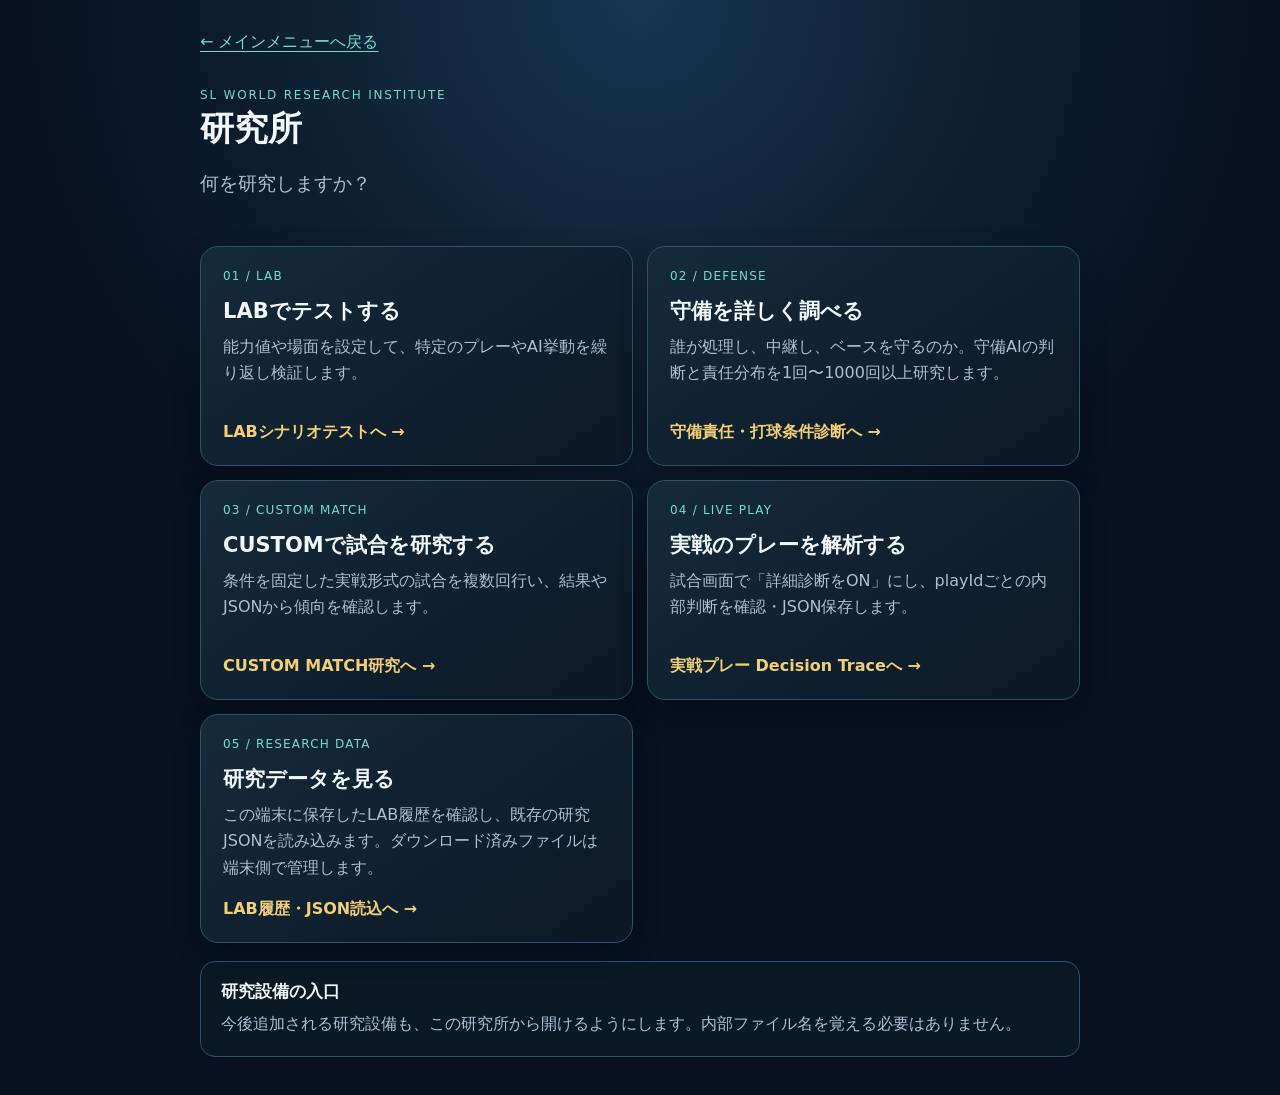
<file: research.html>
<!doctype html><html lang="ja"><head><meta charset="utf-8"><meta name="viewport" content="width=device-width,initial-scale=1,viewport-fit=cover"><meta name="theme-color" content="#07111f"><title>研究所 | SL WORLD</title><link rel="stylesheet" href="research.css"><link rel="manifest" href="manifest.webmanifest"><link rel="apple-touch-icon" sizes="180x180" href="icons/apple-touch-icon.png"><script src="pwa-register.js" defer></script></head><body>
<header class="research-header"><a class="back-home" href="index.html#home">← メインメニューへ戻る</a><p class="eyebrow">SL WORLD RESEARCH INSTITUTE</p><h1>研究所</h1><p>何を研究しますか？</p></header>
<main><nav class="research-grid" aria-label="研究設備一覧">
<a class="research-card" href="engine-lab.html"><span class="card-number">01 / LAB</span><strong>LABでテストする</strong><span>能力値や場面を設定して、特定のプレーやAI挙動を繰り返し検証します。</span><em>LABシナリオテストへ →</em></a>
<a class="research-card" href="responsibility-lab.html"><span class="card-number">02 / DEFENSE</span><strong>守備を詳しく調べる</strong><span>誰が処理し、中継し、ベースを守るのか。守備AIの判断と責任分布を1回〜1000回以上研究します。</span><em>守備責任・打球条件診断へ →</em></a>
<a class="research-card" href="custom-match.html"><span class="card-number">03 / CUSTOM MATCH</span><strong>CUSTOMで試合を研究する</strong><span>条件を固定した実戦形式の試合を複数回行い、結果やJSONから傾向を確認します。</span><em>CUSTOM MATCH研究へ →</em></a>
<a class="research-card" href="engine006.html#decisionTracePanel"><span class="card-number">04 / LIVE PLAY</span><strong>実戦のプレーを解析する</strong><span>試合画面で「詳細診断をON」にし、playIdごとの内部判断を確認・JSON保存します。</span><em>実戦プレー Decision Traceへ →</em></a>
<a class="research-card" href="engine-lab.html#historySection"><span class="card-number">05 / RESEARCH DATA</span><strong>研究データを見る</strong><span>この端末に保存したLAB履歴を確認し、既存の研究JSONを読み込みます。ダウンロード済みファイルは端末側で管理します。</span><em>LAB履歴・JSON読込へ →</em></a>
</nav><section class="research-rule"><h2>研究設備の入口</h2><p>今後追加される研究設備も、この研究所から開けるようにします。内部ファイル名を覚える必要はありません。</p></section></main>
</body></html>
</file>
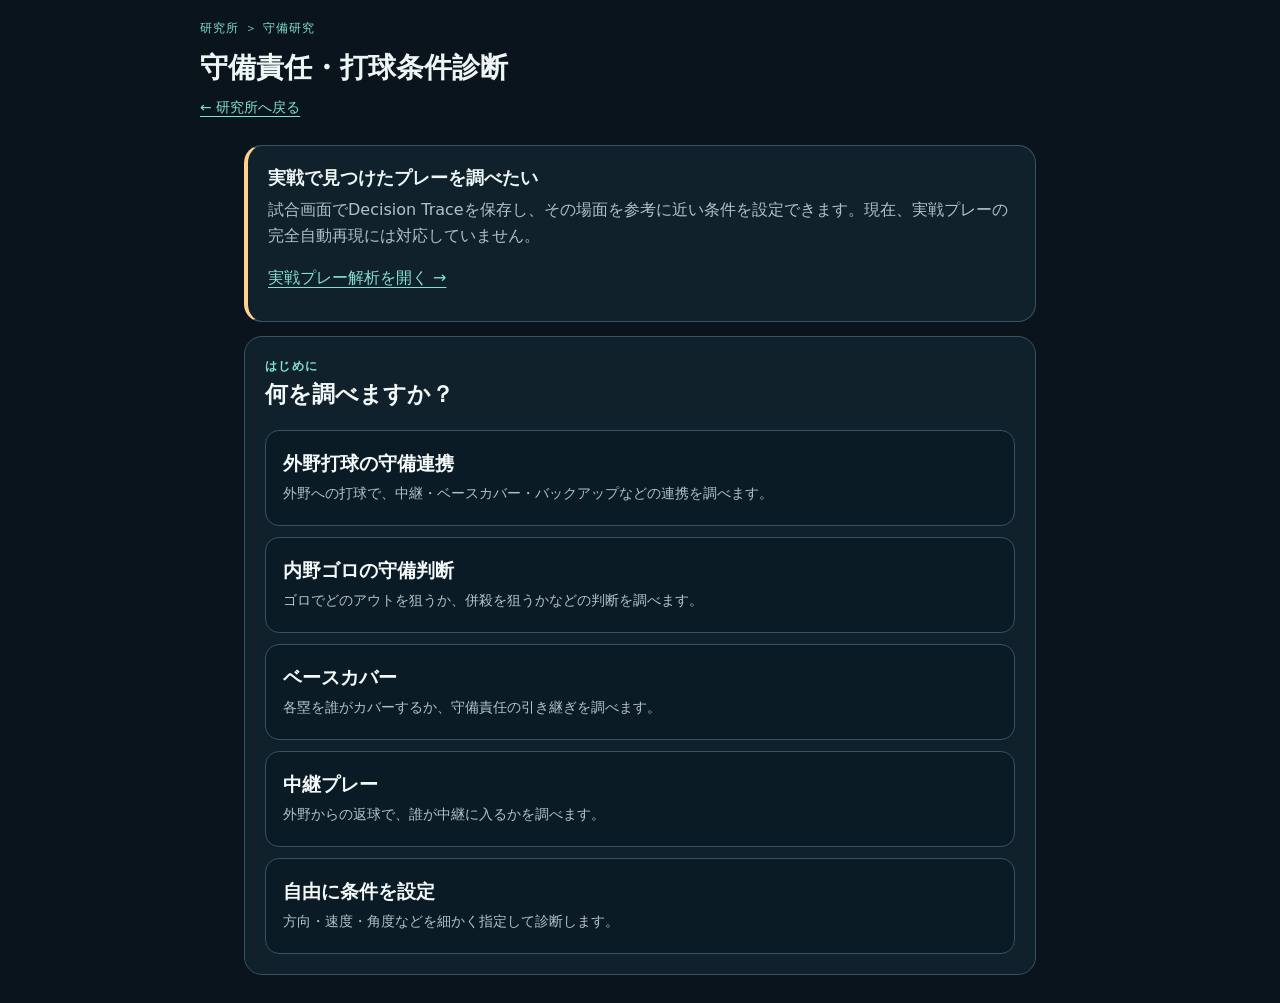
<file: responsibility-lab.html>
<!doctype html><html lang="ja"><head><meta charset="utf-8"><meta name="viewport" content="width=device-width,initial-scale=1,viewport-fit=cover"><meta name="theme-color" content="#09141d"><title>守備責任・打球条件診断 | SL WORLD</title><link rel="manifest" href="manifest.webmanifest"><link rel="stylesheet" href="engine-lab.css"><link rel="stylesheet" href="game-view.css"><link rel="stylesheet" href="responsibility-lab.css"><script src="pwa-register.js" defer></script></head><body>
<header><div class="brand">研究所 ＞ 守備研究</div><h1>守備責任・打球条件診断</h1><nav><a href="research.html">← 研究所へ戻る</a></nav></header><main>
<aside class="live-guide"><strong>実戦で見つけたプレーを調べたい</strong><p>試合画面でDecision Traceを保存し、その場面を参考に近い条件を設定できます。現在、実戦プレーの完全自動再現には対応していません。</p><a href="engine006.html#decisionTracePanel">実戦プレー解析を開く →</a></aside>
<section id="purposeStep"><p class="step-label">はじめに</p><h2>何を調べますか？</h2><div class="purpose-list">
 <button type="button" data-purpose="outfield"><b>外野打球の守備連携</b><span>外野への打球で、中継・ベースカバー・バックアップなどの連携を調べます。</span></button>
 <button type="button" data-purpose="ground"><b>内野ゴロの守備判断</b><span>ゴロでどのアウトを狙うか、併殺を狙うかなどの判断を調べます。</span></button>
 <button type="button" data-purpose="cover"><b>ベースカバー</b><span>各塁を誰がカバーするか、守備責任の引き継ぎを調べます。</span></button>
 <button type="button" data-purpose="relay"><b>中継プレー</b><span>外野からの返球で、誰が中継に入るかを調べます。</span></button>
 <button type="button" data-purpose="free"><b>自由に条件を設定</b><span>方向・速度・角度などを細かく指定して診断します。</span></button>
</div></section>
<form id="setup" hidden><button type="button" id="changePurpose" class="text-button">← 調べる内容を選び直す</button><p id="purposeName" class="selected-purpose"></p>
<section><p class="step-label">STEP 1</p><h2>場面</h2><fieldset class="choice-group"><legend>アウトはいくつですか？</legend><div class="segmented"><label><input name="outsChoice" type="radio" value="0" checked><span>0アウト</span></label><label><input name="outsChoice" type="radio" value="1"><span>1アウト</span></label><label><input name="outsChoice" type="radio" value="2"><span>2アウト</span></label></div></fieldset>
<fieldset class="choice-group"><legend>走者はいますか？</legend><div class="diamond" aria-label="走者を置く塁"><label class="base second"><input id="runner2" type="checkbox"><span>二塁</span></label><label class="base third"><input id="runner3" type="checkbox"><span>三塁</span></label><i aria-hidden="true">HOME</i><label class="base first"><input id="runner1" type="checkbox"><span>一塁</span></label></div><p id="runnerSummary" class="selection-note">走者なし</p></fieldset></section>
<section><p class="step-label">STEP 2</p><h2>打球</h2><fieldset class="choice-group"><legend>どの方向への打球ですか？</legend><div class="option-grid direction-options"><label><input name="directionChoice" type="radio" value="-.55"><span>レフト</span></label><label><input name="directionChoice" type="radio" value="-.28"><span>左中間</span></label><label><input name="directionChoice" type="radio" value="0"><span>センター</span></label><label><input name="directionChoice" type="radio" value=".28"><span>右中間</span></label><label><input name="directionChoice" type="radio" value=".55" checked><span>ライト</span></label></div></fieldset>
<fieldset class="choice-group"><legend>打球の種類</legend><div class="segmented ball-types"><label><input name="ballChoice" type="radio" value="ground"><span>ゴロ</span></label><label><input name="ballChoice" type="radio" value="line" checked><span>低い打球</span></label><label><input name="ballChoice" type="radio" value="fly"><span>フライ</span></label></div></fieldset></section>
<section><p class="step-label">STEP 3</p><h2>調査の深さ</h2><div class="depth-list"><label><input name="count" type="radio" value="1" checked><span><b>1プレーを詳しく調べる</b><small>選手がなぜその動きをしたのか詳しく確認します。</small></span></label><label><input name="count" type="radio" value="100"><span><b>100回調べる</b><small>同じ条件を100回試して、守備の傾向を調べます。</small></span></label><label><input name="count" type="radio" value="1000"><span><b>1000回調べる</b><small>珍しい動きや偏りがないか大量に調べます。</small></span></label></div><details><summary>その他の回数</summary><div class="other-counts"><label><input name="count" type="radio" value="10">10回</label><label><input name="count" type="radio" value="500">500回</label><label><input name="count" type="radio" value="custom">任意回数</label><label id="customWrap" hidden>回数<input id="customCount" type="number" min="1" max="10000" value="250"></label></div></details></section>
<details class="advanced"><summary>詳細設定</summary><p class="note">かんたん設定から変換された既存入力値です。数値を直接変更すると、その値を優先します。</p><div class="advanced-grid"><label>守備力<input id="fielding" type="number" min="1" max="20" value="14"></label><label>肩力<input id="arm" type="number" min="1" max="20" value="14"></label><label>捕球力<input id="catching" type="number" min="1" max="20" value="14"></label><label>正確な打球方向（rad）<input id="direction" type="number" min="-.78" max=".78" step=".01" value=".55"></label><label>打球初速（m/s）<input id="exitVelocity" type="number" min="5" max="60" step="1" value="32"></label><label>打球角度（°）<input id="launchAngle" type="number" min="-10" max="75" step="1" value="12"></label><label>滞空時間（秒）<input id="hangTime" type="number" min="0" max="10" step=".1" value="1.8"></label><label>seed<input id="seed" value="defense-research-001" maxlength="120"></label><label>テスト名<input id="label" value="ライト方向・低い打球" maxlength="40"></label></div></details>
<section class="run"><p class="step-label">STEP 4</p><h2>診断する</h2><p id="runSummary" class="run-summary-text"></p><button class="primary wide" id="run" type="submit">診断開始</button><button id="cancel" type="button" hidden>中止</button><progress id="progress" max="1" value="0"></progress><p id="status" role="status">条件を確認して診断を開始してください。</p></section></form>
<section id="results" hidden><p class="step-label">診断結果</p><h2 id="resultHeading">このプレーで何が起きたか</h2><div id="plainSummary"></div><div id="diagnosticViewer" hidden></div><div id="statistics"></div><section id="flagsSection"><h3>要確認プレー</h3><p class="note">珍しい結果です。異常とは限りません。</p><div id="flags"></div></section><details id="deepDetails"><summary>なぜこの動きになった？</summary><div id="technicalDetail"></div></details><div class="toolbar"><button id="save">診断JSONを保存</button><button id="compare">前回結果と違う項目</button></div><pre id="comparison"></pre><a class="back-link" href="research.html">← 研究所へ戻る</a></section>
</main><script src="engine006-fielding.js"></script><script src="engine006-tactics.js"></script><script src="engine006-replay.js"></script><script src="engine006-viewer.js"></script><script src="engine006.js"></script><script src="engine-lab-core.js"></script><script src="decision-trace-core.js"></script><script src="responsibility-lab-core.js"></script><script src="responsibility-lab-ui.js"></script></body></html>
</file>
<file: sl-home.css>
/* Shared HOME navigation only. No existing page classes or storage access. */
#slHome[hidden],#slManagement[hidden]{display:none!important}
.sl-home-return{box-sizing:border-box;max-width:1180px;margin:0 auto;padding:calc(10px + env(safe-area-inset-top,0px)) max(12px,env(safe-area-inset-right,0px)) 0 max(12px,env(safe-area-inset-left,0px))}
.sl-home-return a{display:inline-flex;align-items:center;min-height:44px;padding:10px 14px;border:1px solid #345070;border-radius:12px;background:#101d2e;color:#d9ecff;text-decoration:none;font:600 14px/1.5 system-ui,-apple-system,sans-serif}
.sl-home{box-sizing:border-box;max-width:1100px;margin:0 auto;padding:calc(28px + env(safe-area-inset-top,0px)) max(18px,env(safe-area-inset-right,0px)) calc(28px + env(safe-area-inset-bottom,0px)) max(18px,env(safe-area-inset-left,0px));color:#f4f7fb;font-family:system-ui,-apple-system,"Yu Gothic",sans-serif}
.sl-home-hero{padding:24px 0 28px;border-bottom:1px solid #29415d;margin-bottom:24px}
.sl-home-eyebrow{margin:0 0 12px;color:#82caff;font-size:12px;letter-spacing:.18em}
.sl-home h1{margin:0;font-size:clamp(26px,6vw,42px);line-height:1.2;letter-spacing:.02em}
.sl-home-intro{margin:16px 0 0;color:#b3c5d9;font-size:16px;line-height:1.8}
.sl-home-grid{display:grid;grid-template-columns:repeat(2,minmax(0,1fr));gap:14px}
.sl-home-card{box-sizing:border-box;display:block;min-width:0;margin:0;padding:22px;border:1px solid #29415d;border-radius:16px;background:linear-gradient(135deg,#14283f,#101b2b);color:#f4f7fb;text-decoration:none;overflow-wrap:anywhere}
a.sl-home-card:hover,.sl-home-return a:hover{border-color:#82caff;background:#18314b}
.sl-home-number{display:block;margin-bottom:10px;color:#82caff;font-size:12px;letter-spacing:.08em}
.sl-home-name{display:block;font-size:19px;font-weight:700;line-height:1.5}
.sl-home-name>span{float:right;margin-left:8px;color:#82caff}
.sl-home-description{display:block;margin:10px 0 0;color:#b3c5d9;font-size:14px;line-height:1.7}
.sl-home-future{padding:0;background:#101b2b}
.sl-home-future summary{padding:20px 22px;cursor:pointer;min-height:92px}
.sl-home-future summary::marker{color:#91a3c0}
.sl-home-future .sl-home-number{display:inline;color:#a4b7cc}
.sl-home-future .sl-home-name{margin-top:10px}
.sl-home-future>.sl-home-description{margin:0;padding:0 22px 22px}
.sl-home a:focus-visible,.sl-home summary:focus-visible,.sl-home-return a:focus-visible{outline:3px solid #82caff;outline-offset:4px}
@media(max-width:650px){
 .sl-home-grid{grid-template-columns:1fr;gap:12px}
 .sl-home-hero{padding-top:12px;margin-bottom:20px}
 .sl-home-card{padding:18px}
 .sl-home-name{font-size:18px}
 .sl-home-future{padding:0}
 .sl-home-future summary{padding:18px}
 .sl-home-future>.sl-home-description{padding:0 18px 18px}
}
</file>
<file: lineup-display.css>
.lineup-teams{display:grid;grid-template-columns:repeat(2,minmax(0,1fr));gap:16px}
.lineup-team,.lineup-player{min-width:0}
.lineup-team h3,.lineup-player h4{overflow-wrap:anywhere;line-height:1.6}
.lineup-team h3{margin:12px 0}
.lineup-list{list-style:none;padding:0;margin:0;display:grid;gap:10px}
.lineup-player{padding:12px;background:#081522;border:1px solid var(--line);border-radius:8px}
.lineup-player h4{font-size:15px;margin:0 0 8px}
.lineup-ability-group+.lineup-ability-group{margin-top:10px}
.lineup-group-label{margin:0 0 5px;font-size:12px;color:var(--sub)}
.lineup-abilities{display:flex;flex-wrap:wrap;gap:6px 12px;margin:0}
.lineup-ability{display:flex;align-items:center;gap:5px;white-space:nowrap;font-size:13px}
.lineup-ability dt{color:#c4d2df}
.ability-rank{display:inline-flex;align-items:center;justify-content:center;min-width:1.7em;padding:2px 5px;margin:0;border-radius:4px;background:#07111f;font-size:14px;font-weight:750;line-height:1.4}
.rank-G{color:#b6bec8}.rank-F{color:#71b7ff}.rank-E{color:#76d79b}.rank-D{color:#f1e569}
.rank-C{color:#ffb66b}.rank-B{color:#ff8585}.rank-A{color:#f7a5d3}.rank-S{color:#e9c35d}
.rank-unset,.rank-unsupported{color:#a4b7cc;font-weight:400}.rank-unsupported{font-size:12px}
.lineup-legend{display:flex;flex-wrap:wrap;gap:7px;margin:8px 0}
@media(max-width:700px){.lineup-teams{grid-template-columns:minmax(0,1fr)}.lineup-abilities{gap:8px 12px}.lineup-player{padding:10px}.lineup-ability{font-size:14px}}
</file>
<file: special-abilities.css>
:root{--trait-blue:#248cff;--trait-red:#ff4d5e;--trait-green:#2fc77a;--trait-gold:#ffc83d;--trait-rainbow-gradient:linear-gradient(110deg,#d72f55,#dc7c24,#b39b1c,#278a50,#287fb5,#7350bb,#c23d9d)}
.sp{
  border:1px solid #314760;
  background:#07121e;
  color:#697b8e;
  border-radius:10px;
  padding:9px 11px;
  cursor:pointer;
  font-weight:800;
  transition:.15s;
}

.sp:hover{
  transform:translateY(-1px);
}

.sp.blue.on{
  background:#123f73;
  color:#dff1ff;
  border-color:var(--trait-blue);
  box-shadow:0 0 12px rgba(36,140,255,.5);
}

.sp.red.on{
  background:#5a1822;
  color:#ffe2e5;
  border-color:var(--trait-red);
  box-shadow:0 0 12px rgba(255,77,94,.45);
}

.sp.green.on{
  background:#123f2b;
  color:#dcffed;
  border-color:var(--trait-green);
  box-shadow:0 0 12px rgba(47,199,122,.45);
}

.sp.gold.on{
  background:#55420c;
  color:#fff4bd;
  border-color:var(--trait-gold);
  box-shadow:0 0 14px rgba(255,200,61,.5);
}

.sp.rainbow.on{
  color:#fff;
  border-color:#fff;
  background:var(--trait-rainbow-gradient);
  box-shadow:0 0 15px rgba(255,255,255,.35);
}


/* Read-only badges reuse the category palette with quiet backgrounds. */
.trait-badge.sp{display:inline-flex;flex-direction:column;gap:5px;cursor:default;white-space:normal;overflow-wrap:anywhere}
.trait-badge.sp.on{background:#101d2e;box-shadow:none;border-width:2px}
.trait-badge.sp:hover{transform:none}
.trait-badge.sp.rainbow.on{border:2px solid transparent;background:linear-gradient(#101d2e,#101d2e) padding-box,var(--trait-rainbow-gradient) border-box}
.trait-badge small{font-size:11px;color:#c3d0e2;font-weight:400}
.trait-badge.sp.unknown{color:#c3d0e2}
</file>
<file: teams-view.css>
#teamsBrowser{min-width:0}
.league-choice{display:block;margin-bottom:13px;padding:20px}
.league-title,.league-name{display:block}
.league-title{font-size:19px;margin-bottom:7px}
.league-name{font-size:12px;letter-spacing:.1em;color:#afc6e5}
.player-open{display:block;margin-top:9px}
.player-ability-grid{display:grid;grid-template-columns:repeat(3,minmax(0,1fr));gap:9px;margin:15px 0}
.player-ability-card{text-align:center;background:#07111f;border:1px solid var(--line);border-radius:10px;padding:10px 3px;min-width:0}
.player-ability-card dt{font-size:12px;color:#b9cbe2}
.player-ability-card dd{margin:5px 0 0}
.player-ability-card .ability-rank{font-size:26px}
.player-ability-value{font-size:14px;overflow-wrap:anywhere;color:#edf3fc}
.player-traits summary{cursor:pointer;min-height:44px;line-height:1.6;padding:8px 0;font-weight:700}
.trait-list{display:flex;flex-wrap:wrap;gap:9px;padding-top:12px}
#teamsBrowser h2,#teamsBrowser p{overflow-wrap:anywhere}

#teamsBrowser .player-open{display:grid;grid-template-columns:minmax(0,1fr);gap:4px;align-items:center;padding:8px 10px}
.roster-name{min-width:0;overflow-wrap:anywhere;text-align:left}
.roster-abilities{display:grid;grid-template-columns:repeat(6,minmax(0,1fr));gap:2px;min-width:0}
.roster-ability{display:flex;flex-direction:column;align-items:center;min-width:0}
.roster-ability .ability-rank{font-size:18px;line-height:1.2}
.roster-ability small{font-size:10px;line-height:1.4;color:#edf3fc;overflow-wrap:anywhere;max-width:100%}

.roster-ability-label{font-size:8px;font-weight:400;line-height:1.25;letter-spacing:0;color:#a7b4c6;white-space:nowrap;text-align:center}

.roster-pitching{grid-template-columns:repeat(3,minmax(0,1fr));margin-bottom:3px}
</file>
<file: engine-lab.css>
:root{color-scheme:dark;--bg:#09141d;--panel:#11212b;--line:#304955;--muted:#afc2ca;--accent:#83e1d0;--amber:#ffd18c}*{box-sizing:border-box}html{scroll-behavior:smooth;scroll-padding-top:12px}body{margin:0;background:var(--bg);color:#edf6f5;font:16px system-ui,-apple-system,sans-serif;padding:env(safe-area-inset-top) env(safe-area-inset-right) env(safe-area-inset-bottom) env(safe-area-inset-left)}header,main{max-width:920px;margin:auto;padding:20px}header{padding-bottom:0}.brand{display:flex;justify-content:space-between;gap:12px;color:var(--accent);font-size:12px;letter-spacing:.1em}.brand span{color:var(--muted)}h1{font-size:28px;margin:12px 0}nav{display:flex;gap:20px;flex-wrap:wrap;font-size:14px}a{color:var(--accent);text-underline-offset:4px}section{border:1px solid var(--line);background:var(--panel);border-radius:18px;padding:22px;margin:0 0 18px;min-width:0}h2{font-size:18px;color:var(--accent);display:flex;gap:10px;margin:0 0 18px}h2 span{color:#edf6f5}h3{font-size:18px;margin:10px 0}p{line-height:1.65;overflow-wrap:anywhere}.note{font-size:13px;line-height:1.6;color:var(--muted)}.eyebrow{font-size:12px;letter-spacing:.06em;color:var(--muted);margin:18px 0 2px}.accent{color:var(--accent)}.grid{display:grid;grid-template-columns:repeat(3,minmax(0,1fr));gap:14px}.grid>*{min-width:0}label{display:block;font-size:14px;color:var(--muted)}input,select,textarea,button{font:inherit;font-size:16px;min-height:46px;border:1px solid #4e6974;border-radius:9px;background:#0a1923;color:#f3f8f8;padding:10px;max-width:100%}label input,label select,textarea{display:block;width:100%;margin-top:7px}button{cursor:pointer;line-height:1.45;touch-action:manipulation}button:hover{border-color:var(--accent)}button:focus-visible,input:focus-visible,select:focus-visible,summary:focus-visible{outline:2px solid var(--accent);outline-offset:3px}button[aria-pressed=true]{border-color:var(--accent);background:#24514e}button:disabled{opacity:.5;cursor:default}.primary{background:#226e63;border-color:#4f9b8b;font-weight:650}.wide{width:100%}.toolbar{display:flex;flex-wrap:wrap;gap:8px;margin:12px 0}.toolbar button{flex:1 1 140px}.test-picker select{font-size:18px;font-weight:600}.preset-list{border:0;margin:0}.preset-list summary{font-size:13px;color:var(--muted);min-height:40px}.simple-preview{padding:2px 0 14px}.simple-preview h3:first-child{margin:4px 0 8px}.situation{margin:4px 0;font-weight:550}.conditions{display:flex;gap:8px;margin:10px 0 14px}.condition{flex:1;min-width:0;border:1px solid #41645f;background:#163630;border-radius:10px;text-align:center;padding:9px 5px;overflow-wrap:anywhere}.condition small{display:block;color:var(--muted);font-size:12px}.condition strong{font-size:20px}.fixed{color:var(--muted);font-size:14px;line-height:1.65;border-left:2px solid #53706f;padding-left:12px}.fixed p{margin:2px 0}details{border-top:1px solid var(--line);margin:12px 0 0;padding:0;min-width:0}summary{cursor:pointer;min-height:48px;padding:14px 0;font-size:15px;font-weight:600;line-height:1.5}details[open]>summary{color:var(--accent)}#advanced>h3{margin-top:20px}#advanced>label{margin:14px 0}#abilities{margin-top:16px}#presets{display:grid;grid-template-columns:repeat(3,minmax(0,1fr))}.run-panel{padding-top:16px}.run-summary{display:grid;grid-template-columns:repeat(3,minmax(0,1fr));gap:5px;padding:16px 0}.run-summary div{color:var(--muted);font-size:12px}.run-summary strong{display:block;font-size:18px;color:#f2f7f7}.run-summary div:last-child strong{color:var(--accent)}#status{font-size:14px;color:var(--accent);margin:10px 0 0;white-space:pre-line}progress{width:100%;height:8px;accent-color:var(--accent);margin:12px 0}#cancel{margin-top:8px}.completion{font-size:20px;font-weight:650;margin:0}.result-card,.diagnosis,.next-card,.candidate{border:1px solid var(--line);border-radius:12px;padding:15px;margin:16px 0;background:#0c1b24}.result-card h3{margin-top:0}.metrics-table{width:100%;table-layout:fixed;border-collapse:collapse;font-variant-numeric:tabular-nums;font-size:15px}.metrics-table col:first-child{width:40%}.metrics-table th,.metrics-table td{text-align:center;padding:12px 2px;border-bottom:1px solid var(--line);overflow-wrap:anywhere;vertical-align:middle}.metrics-table th:first-child{text-align:left;padding-right:7px;font-weight:500}.metrics-table thead th{color:var(--accent);font-size:14px}.metrics-table thead small{display:block;color:var(--muted);font-size:11px;font-weight:400}.metrics-table tbody td{white-space:nowrap;font-weight:600}.metrics-table code{display:block;font-size:10px;color:var(--muted);white-space:normal;overflow-wrap:anywhere;line-height:1.4;margin-top:4px}.diagnosis{border-left:3px solid var(--accent)}.diagnosis.review{border-left-color:var(--amber)}.diagnosis.critical{border-left-color:#ff9898}.diagnosis p{font-size:14px;margin:10px 0}.badge{font-size:12px;padding:4px 8px;border:1px solid #536b77;border-radius:20px;display:inline-block}.CRITICAL{color:#ff9898}.REVIEW{color:var(--amber)}.NORMAL{color:var(--accent)}.main-actions{display:grid;grid-template-columns:1fr 1fr;gap:8px}.main-actions .primary{grid-column:1/-1}.next-card{border-style:dashed}.candidate h4{margin:8px 0;font-size:16px}.candidate p{font-size:14px;margin:8px 0}.candidate code{font-size:12px;color:var(--muted);overflow-wrap:anywhere}.review-list:focus{outline:none}.trial{border-top:1px solid var(--line);padding:14px 0;overflow-wrap:anywhere}.trial p{margin:7px 0;font-size:14px}.history-card{border-bottom:1px solid var(--line);padding:14px 0}.history-card>button{width:100%;text-align:left;padding:14px;background:#0b1b25}.history-card strong,.history-card small{display:block;overflow-wrap:anywhere}.history-card small{font-size:13px;color:var(--muted);line-height:1.7;margin-top:4px}.history-card .toolbar button{font-size:14px}.export-panel{border-top:1px solid var(--line);margin-top:20px;padding-top:12px}.export-panel>button{margin-top:10px}.file-button{border:1px dashed #547477;padding:12px;border-radius:10px;color:var(--accent);cursor:pointer}.file-button input{font-size:13px;min-height:40px;padding:5px}pre{white-space:pre-wrap;overflow-wrap:anywhere;font-size:12px;max-height:400px;overflow:auto}#shareStatus,#importStatus{font-size:14px;color:var(--accent)}[hidden]{display:none!important}#matchViewer canvas{width:100%;aspect-ratio:8/5;display:block}#matchViewer .stadium-board{overflow:auto}#matchViewer .sb-counts,#matchViewer .sb-status{display:flex;gap:10px;justify-content:space-between}#matchViewer .sb-lamp.is-on{background:#f2cf76}#matchViewer [data-detail]{font-size:13px}#matchViewer [data-debug]{overflow-wrap:anywhere}
@media(max-width:650px){header,main{padding:16px 12px}header{padding-bottom:16px}section{padding:16px 12px}.brand{font-size:11px}h1{font-size:25px}.grid{grid-template-columns:1fr 1fr}#presets{grid-template-columns:1fr 1fr}.result-card{padding:12px 8px}.metrics-table{font-size:14px}.metrics-table th,.metrics-table td{padding:12px 1px}.metrics-table thead th{font-size:13px}.metrics-table tbody th{font-size:14px}.run-summary strong{font-size:17px}.main-actions button{font-size:15px}.completion{font-size:19px}}
@media(display-mode:standalone){body{padding-bottom:max(16px,env(safe-area-inset-bottom))}}
@media(prefers-reduced-motion:reduce){html{scroll-behavior:auto}}

#resultContext{white-space:pre-line}#shareStatus:empty,#importStatus:empty,#saveStatus:empty{display:none}#saveStatus{font-size:14px;color:var(--accent)}

#solMeta{white-space:pre-line;font-size:16px;line-height:1.65}
.metrics-table tbody td small{display:block;white-space:normal;font-size:10px;font-weight:400;color:var(--muted);overflow-wrap:anywhere}
.conditions.matrix-conditions{display:grid;grid-template-columns:repeat(3,minmax(0,1fr))}.comparison-controls{margin:14px 0}.number-error,#configurationError{display:block;color:#ffd18c;font-size:13px;overflow-wrap:anywhere}#fixedMeetControls{margin:12px 0}.metrics-table+h4{margin-top:24px}
.custom-scene-viewer canvas{width:100%;aspect-ratio:8/5;display:block}.custom-scene-viewer>.toolbar,.custom-scene-viewer .stadium-board,.custom-scene-viewer .live-lineups,.custom-scene-viewer [data-panel]>.toolbar{display:none!important}.custom-scene-viewer [data-detail]{font-size:13px}
</file>
<file: research.css>
:root{color-scheme:dark;--bg:#07111f;--panel:#101f2e;--line:#31506a;--text:#f2f7fb;--muted:#abc0d0;--accent:#72ddc8;--gold:#f2cf76}*{box-sizing:border-box}body{margin:0;min-height:100vh;background:radial-gradient(circle at top,#17344e 0,#07111f 48%);color:var(--text);font:16px system-ui,-apple-system,"Yu Gothic",sans-serif;padding:env(safe-area-inset-top) env(safe-area-inset-right) env(safe-area-inset-bottom) env(safe-area-inset-left)}a{color:inherit}.research-header,main{width:min(920px,100%);margin:auto;padding:20px}.research-header{padding-bottom:10px}.back-home{display:inline-flex;min-height:44px;align-items:center;color:var(--accent);text-underline-offset:4px}.eyebrow{margin:24px 0 4px;color:var(--accent);font-size:12px;letter-spacing:.15em}.research-header h1{font-size:34px;margin:4px 0}.research-header>p:last-child{color:var(--muted);font-size:19px}.research-grid{display:grid;grid-template-columns:repeat(2,minmax(0,1fr));gap:14px}.research-card{display:flex;flex-direction:column;min-height:220px;padding:22px;border:1px solid var(--line);border-radius:18px;background:linear-gradient(145deg,#142a3b,#0c1824);text-decoration:none;box-shadow:0 10px 28px #0003;touch-action:manipulation}.research-card:hover,.research-card:focus-visible{border-color:var(--accent);transform:translateY(-1px);outline:none}.card-number{color:var(--accent);font-size:12px;letter-spacing:.1em}.research-card strong{font-size:21px;margin:14px 0 9px}.research-card>span:not(.card-number){color:var(--muted);line-height:1.65}.research-card em{margin-top:auto;padding-top:18px;color:var(--gold);font-style:normal;font-weight:700}.research-rule{margin:18px 0;padding:18px 20px;border:1px solid var(--line);border-radius:15px;background:#0b1925}.research-rule h2{font-size:17px;margin:0 0 8px}.research-rule p{color:var(--muted);line-height:1.65;margin:0}@media(max-width:650px){.research-header,main{padding:14px 12px}.research-header h1{font-size:29px}.research-grid{grid-template-columns:1fr;gap:11px}.research-card{min-height:0;padding:18px}.research-card strong{font-size:20px;margin:10px 0 7px}.research-card em{padding-top:14px}.eyebrow{margin-top:15px}}@media(prefers-reduced-motion:reduce){.research-card{transition:none}}@media(display-mode:standalone){body{padding-bottom:max(16px,env(safe-area-inset-bottom))}}
</file>
<file: game-view.css>
/* Spectator shell. The canvas is a replaceable renderer surface. */
#matchViewer.game-active{max-width:1600px;margin:auto;padding:10px;min-width:0}
#matchViewer.game-active>[data-panel]{display:grid;grid-template-columns:minmax(0,1.65fr) minmax(270px,1fr);gap:8px;align-items:start}
#matchViewer [data-panel]>h2{grid-column:1/-1;font-size:13px;letter-spacing:.15em;margin:0}
#matchViewer .game-field{min-width:0;grid-column:1;grid-row:2}
#matchViewer .game-side{grid-column:2;grid-row:2;min-width:0}
#matchViewer .live-lineups{margin:0!important;gap:8px!important}
#matchViewer .live-lineups table{font-size:clamp(10px,1.1vw,14px)!important;white-space:normal}
#matchViewer .live-lineups caption{font-size:11px;padding:5px 0;color:#a8d2df}
#matchViewer .live-lineups td,#matchViewer .live-lineups th{padding:5px 1px!important}
#matchViewer .live-batter{background:#22709b55;outline:1px solid #6cceff!important}
#matchViewer .game-information{grid-column:1;grid-row:3;font-size:12px;min-width:0}
#matchViewer .game-information p{margin:3px 0}
#matchViewer .game-controls{grid-column:2;grid-row:3;margin:0;gap:4px}
#matchViewer .game-controls button{font-size:12px;min-height:34px;padding:6px}
#matchViewer .game-controls label{font-size:10px;min-width:80px}
#matchViewer .game-controls select{padding:4px;font-size:11px}
#matchViewer [data-action=debug]{font-size:10px;min-height:24px;padding:3px 6px}
#matchViewer.game-active>.toolbar{margin:0 0 4px}
#matchViewer.game-active>.toolbar button{font-size:10px;min-height:26px;padding:3px 8px}
#matchViewer.game-active .stadium-board{margin:4px 0 8px;padding:7px}
#matchViewer.game-active .sb-note{display:none}
#matchViewer.game-active .sb-brand{margin-bottom:3px}
#matchViewer.game-active .sb-table td,#matchViewer.game-active .sb-table th{padding:3px 2px;font-size:13px}
#matchViewer.game-active .sb-status{padding-top:4px;grid-template-columns:1fr 1fr 1fr;gap:5px}
#matchViewer.game-active .sb-counts{display:flex;gap:12px;flex-wrap:wrap}
#matchViewer.game-active .sb-lamp-row{height:16px;gap:4px}
#matchViewer.game-active .sb-lamp{width:8px;height:8px}
#matchViewer.game-active .sb-phase strong{font-size:14px}
#matchViewer.game-active .sb-phase span{font-size:10px;margin:0}
#matchViewer.game-active .sb-runners{flex-direction:row;justify-content:flex-end}
#matchViewer.game-active .sb-base-map{transform:scale(.7);margin:-6px}
#matchViewer.game-active .sb-runner-text{font-size:10px}
.spectator-active #lineupOverview{display:none}
#matchViewer:fullscreen{max-width:none;width:100vw;height:100dvh;overflow:auto;background:#07111f;border:0;border-radius:0}
@media(orientation:landscape) and (max-height:600px){
 body.spectator-active{overflow:hidden}
 #matchViewer.game-active{position:fixed;inset:0;width:100vw;height:100dvh;z-index:50;background:#07111f;border:0;border-radius:0;overflow:auto;padding:4px 8px}
 #matchViewer.game-active>[data-panel]{grid-template-columns:minmax(0,1.7fr) minmax(240px,1fr);gap:3px}
 #matchViewer [data-panel]>h2{display:none}
 #matchViewer .game-field,#matchViewer .game-side{grid-row:1}
 #matchViewer .game-information,#matchViewer .game-controls{grid-row:2}
 #matchViewer canvas{height:calc(100dvh - 180px);max-height:none;aspect-ratio:auto}
 #matchViewer .live-lineups td,#matchViewer .live-lineups th{padding:1px!important;font-size:10px;line-height:1.1}
 #matchViewer .live-lineups caption{padding:1px 0;font-size:9px}
 #matchViewer.game-active .sb-brand{display:none}
 #matchViewer.game-active .sb-table th,#matchViewer.game-active .sb-table td{padding:1px;font-size:11px}
 #matchViewer.game-active .stadium-board{margin:1px 0 3px;padding:3px}
 #matchViewer .game-information [data-detail],#matchViewer .game-information [data-result]{font-size:11px}
 #matchViewer .game-controls button{min-height:27px;padding:3px;font-size:10px}
 #matchViewer .game-controls label{display:none}
}
@media(orientation:portrait) and (max-width:650px){
 #matchViewer.game-active>[data-panel]{grid-template-columns:minmax(0,1fr)}
 #matchViewer .game-field{grid-column:1;grid-row:2}
 #matchViewer .game-side{grid-column:1;grid-row:4}
 #matchViewer .game-information{grid-column:1;grid-row:3}
 #matchViewer .game-controls{grid-column:1;grid-row:5}
 #matchViewer.game-active .sb-counts{display:block}
 #matchViewer.game-active .sb-runners{flex-direction:column}
 #matchViewer .live-lineups table{font-size:12px!important}
}
@media(orientation:landscape) and (max-height:600px){
 #matchViewer .game-information [data-action=debug]{display:none}
 #matchViewer .game-information p{line-height:1.3}
 #matchViewer canvas{height:calc(100dvh - 186px)}
}
@media(orientation:landscape) and (max-height:600px){
 #matchViewer.game-active>[data-panel]{position:relative;height:calc(100dvh - 124px);grid-template-rows:minmax(0,1fr) auto}
 #matchViewer .game-field{grid-row:1/3;height:100%;padding-bottom:24px}
 #matchViewer canvas{height:100%;max-height:none}
 #matchViewer .game-information{position:absolute;bottom:0;left:0;width:62%;font-size:10px}
 #matchViewer .game-information [data-detail],#matchViewer .game-information [data-result]{display:inline;font-size:10px;margin-right:8px}
 #matchViewer .game-controls{align-self:end;margin-bottom:2px}
 #matchViewer .game-side{align-self:start}
}
@media(orientation:landscape) and (max-height:600px){
 #matchViewer.game-active{display:flex;flex-direction:column;overflow:hidden}
 #matchViewer.game-active>.toolbar,#matchViewer.game-active>.stadium-board{flex-shrink:0}
 #matchViewer.game-active>[data-panel]{flex:1;min-height:0;height:auto;padding-bottom:2px}
 #matchViewer .game-field{min-height:0}
}
body.spectator-active .game-research{display:none}

/* Requested spectator fullscreen works without a native fullscreen API.
   Orientation is based on the actual viewport, not an API success flag. */
body.spectator-fullscreen-mode{overflow:hidden;overscroll-behavior:none}
#matchViewer.game-active.spectator-fullscreen-mode{position:fixed;inset:auto;top:var(--spectator-top,0px);left:var(--spectator-left,0px);width:var(--spectator-width,100vw);height:var(--spectator-height,100dvh);max-width:none;z-index:1000;margin:0;background:#07111f;border:0;border-radius:0;overflow:hidden;box-sizing:border-box;padding:4px 8px;padding: max(4px,env(safe-area-inset-top)) max(8px,env(safe-area-inset-right)) max(4px,env(safe-area-inset-bottom)) max(8px,env(safe-area-inset-left))}
.game-rotate-hint{position:absolute;inset:0;z-index:10;display:flex;flex-direction:column;align-items:center;justify-content:center;gap:18px;padding:24px;background:#07111ff5;text-align:center;color:#eef7ff;touch-action:manipulation}
.game-rotate-hint p{font-size:18px;line-height:1.6;margin:0}
.game-rotate-hint button{min-height:44px;padding:10px 20px}
.game-rotate-hint[hidden]{display:none!important}


 #matchViewer.game-active.spectator-landscape{position:fixed;inset:0;width:100vw;height:100dvh;z-index:50;background:#07111f;border:0;border-radius:0;overflow:auto;padding:4px 8px}
 #matchViewer.game-active.spectator-landscape>[data-panel]{grid-template-columns:minmax(0,1.7fr) minmax(240px,1fr);gap:3px}
 #matchViewer.spectator-landscape [data-panel]>h2{display:none}
 #matchViewer.spectator-landscape .game-field,#matchViewer.spectator-landscape .game-side{grid-row:1}
 #matchViewer.spectator-landscape .game-information,#matchViewer.spectator-landscape .game-controls{grid-row:2}
 #matchViewer.spectator-landscape canvas{height:calc(100dvh - 180px);max-height:none;aspect-ratio:auto}
 #matchViewer.spectator-landscape .live-lineups td,#matchViewer.spectator-landscape .live-lineups th{padding:1px!important;font-size:10px;line-height:1.1}
 #matchViewer.spectator-landscape .live-lineups caption{padding:1px 0;font-size:9px}
 #matchViewer.game-active.spectator-landscape .sb-brand{display:none}
 #matchViewer.game-active.spectator-landscape .sb-table th,#matchViewer.game-active.spectator-landscape .sb-table td{padding:1px;font-size:11px}
 #matchViewer.game-active.spectator-landscape .stadium-board{margin:1px 0 3px;padding:3px}
 #matchViewer.spectator-landscape .game-information [data-detail],#matchViewer.spectator-landscape .game-information [data-result]{font-size:11px}
 #matchViewer.spectator-landscape .game-controls button{min-height:27px;padding:3px;font-size:10px}
 #matchViewer.spectator-landscape .game-controls label{display:none}


 #matchViewer.spectator-landscape .game-information [data-action=debug]{display:none}
 #matchViewer.spectator-landscape .game-information p{line-height:1.3}
 #matchViewer.spectator-landscape canvas{height:calc(100dvh - 186px)}


 #matchViewer.game-active.spectator-landscape>[data-panel]{position:relative;height:calc(100dvh - 124px);grid-template-rows:minmax(0,1fr) auto}
 #matchViewer.spectator-landscape .game-field{grid-row:1/3;height:100%;padding-bottom:24px}
 #matchViewer.spectator-landscape canvas{height:100%;max-height:none}
 #matchViewer.spectator-landscape .game-information{position:absolute;bottom:0;left:0;width:62%;font-size:10px}
 #matchViewer.spectator-landscape .game-information [data-detail],#matchViewer.spectator-landscape .game-information [data-result]{display:inline;font-size:10px;margin-right:8px}
 #matchViewer.spectator-landscape .game-controls{align-self:end;margin-bottom:2px}
 #matchViewer.spectator-landscape .game-side{align-self:start}


 #matchViewer.game-active.spectator-landscape{display:flex;flex-direction:column;overflow:hidden}
 #matchViewer.game-active.spectator-landscape>.toolbar,#matchViewer.game-active.spectator-landscape>.stadium-board{flex-shrink:0}
 #matchViewer.game-active.spectator-landscape>[data-panel]{flex:1;min-height:0;height:auto;padding-bottom:2px}
 #matchViewer.spectator-landscape .game-field{min-height:0}

/* Safe-area padding belongs to the outer shell; preserve it after layout rules. */
#matchViewer.game-active.spectator-landscape{top:var(--spectator-top,0px);left:var(--spectator-left,0px);right:auto;bottom:auto;width:var(--spectator-width,100vw);height:var(--spectator-height,100dvh);padding:max(4px,env(safe-area-inset-top)) max(8px,env(safe-area-inset-right)) max(4px,env(safe-area-inset-bottom)) max(8px,env(safe-area-inset-left))}
#matchViewer.game-active.spectator-landscape{z-index:1000}
/* Browser chrome and small iPhones leave less vertical room than desktop tests. */
#matchViewer.spectator-compact .live-lineups td,#matchViewer.spectator-compact .live-lineups th{padding:0 1px!important;line-height:1.1!important;font-size:10px!important;white-space:nowrap!important}
#matchViewer.spectator-compact .live-lineups caption{line-height:1.1;font-size:9px;padding:1px 0}
#matchViewer.spectator-compact .game-controls{gap:3px}
#matchViewer.spectator-compact .game-controls button{font-size:9px;padding:3px;min-height:25px}
#matchViewer.spectator-compact .sb-table td,#matchViewer.spectator-compact .sb-table th{font-size:10px!important;line-height:1.1;padding:1px!important}
#matchViewer.spectator-compact .sb-phase strong{font-size:12px;line-height:1.1}
#matchViewer.spectator-compact .sb-phase span{font-size:9px;line-height:1.1}
#matchViewer.spectator-compact .sb-status{padding-top:2px}
</file>
<file: responsibility-lab.css>
:root{--lab-accent:#83e1d0;--lab-gold:#ffd18c;--lab-panel:#10212c;--lab-line:#355360;--lab-muted:#afc2ca}
main{max-width:820px;margin:auto;padding:14px}
section,.live-guide{margin:14px 0;padding:20px;border:1px solid var(--lab-line);border-radius:18px;background:var(--lab-panel)}
h2{font-size:23px;margin:2px 0 20px;color:#f2f8f7}
.step-label{margin:0;color:var(--lab-accent);font-size:12px;font-weight:800;letter-spacing:.12em}
.live-guide{border-left:4px solid var(--lab-gold)}
.live-guide strong{font-size:18px}
.live-guide p{color:var(--lab-muted);margin:7px 0}
.live-guide a,.back-link{color:var(--lab-accent);display:inline-flex;align-items:center;min-height:44px}
.purpose-list,.depth-list{display:grid;gap:11px}
.purpose-list button,.depth-list label{width:100%;min-height:96px;padding:17px;text-align:left;border:1px solid var(--lab-line);border-radius:14px;background:#0b1b25;color:#f3f8f8;cursor:pointer}
.purpose-list button:hover,.purpose-list button:focus-visible{border-color:var(--lab-accent);outline:2px solid transparent}
.purpose-list b,.depth-list b{display:block;font-size:19px;margin-bottom:5px}
.purpose-list span,.depth-list small{display:block;color:var(--lab-muted);font-size:14px;line-height:1.55}
.text-button{border:0;background:transparent;color:var(--lab-accent);padding:8px 0;min-height:44px}
.selected-purpose{font-size:19px;font-weight:750;color:var(--lab-gold);margin:4px 0 14px}
.choice-group{border:0;padding:0;margin:18px 0}
.choice-group legend{font-weight:700;font-size:17px;margin-bottom:10px}
.segmented,.option-grid{display:grid;grid-template-columns:repeat(3,minmax(0,1fr));gap:8px}
.direction-options{grid-template-columns:repeat(5,minmax(0,1fr))}
.segmented label,.option-grid label{display:block}
.segmented input,.option-grid input,.depth-list input,.diamond input{position:absolute;opacity:0;pointer-events:none}
.segmented span,.option-grid span{display:flex;justify-content:center;align-items:center;min-height:50px;border:1px solid var(--lab-line);border-radius:11px;background:#0a1923;text-align:center;font-weight:650;cursor:pointer}
.segmented input:checked+span,.option-grid input:checked+span,.depth-list input:checked+span,.diamond input:checked+span{border-color:var(--lab-accent);background:#1d514a;box-shadow:inset 0 0 0 1px var(--lab-accent)}
.diamond{position:relative;width:240px;height:170px;margin:8px auto}
.diamond i{position:absolute;left:90px;bottom:4px;width:60px;text-align:center;color:#78909b;font-size:10px}
.base{position:absolute}
.base span{display:flex;width:76px;height:54px;align-items:center;justify-content:center;border:1px solid var(--lab-line);border-radius:12px;background:#0a1923;cursor:pointer;font-weight:700}
.base.second{left:82px;top:0}
.base.third{left:5px;top:78px}
.base.first{right:5px;top:78px}
.selection-note{text-align:center;color:var(--lab-accent);font-weight:700}
.depth-list label{display:flex;align-items:center;cursor:pointer}
.depth-list label>span{display:block;width:100%;padding:3px}
.other-counts{display:grid;grid-template-columns:repeat(2,minmax(0,1fr));gap:10px}
.other-counts label{padding:10px;border:1px solid var(--lab-line);border-radius:10px}
.other-counts input{width:auto}
.advanced{border:1px solid var(--lab-line);border-radius:16px;padding:0 18px;background:#0d1d27}
.advanced>summary{font-size:17px}
.advanced-grid{display:grid;grid-template-columns:repeat(2,minmax(0,1fr));gap:12px;padding-bottom:18px}
.advanced-grid label{display:grid;gap:6px;color:var(--lab-muted)}
.run{position:static;box-shadow:none}
.wide{width:100%;font-size:1.2rem;min-height:58px}
.run-summary-text{color:var(--lab-muted);margin:8px 0 14px}
.run progress{width:100%;margin-top:12px}
.assignment-grid{display:grid;grid-template-columns:repeat(2,minmax(0,1fr));gap:9px}
.assignment-card{padding:13px;border-radius:12px;background:#152c38;border:1px solid #294955}
.assignment-card small{display:block;color:var(--lab-muted);margin-bottom:3px}
.assignment-card b{font-size:20px}
.lead-result{padding:16px;border-left:4px solid var(--lab-accent);background:#0b1b25;border-radius:12px;margin-bottom:16px}
.lead-result strong{font-size:21px}
.trend-group{margin:16px 0}
.trend-group h3{font-size:17px;color:var(--lab-accent)}
.trend-row{display:grid;grid-template-columns:minmax(90px,1fr) 2fr auto;gap:8px;padding:8px 0;border-bottom:1px solid #29414c}
.trend-row meter{width:100%}
.flag{padding:14px;margin:8px 0;border-left:4px solid #eab308;background:#1f2937;border-radius:8px}
.flag button{width:100%}
#diagnosticViewer{margin:18px 0}
#deepDetails{margin:18px 0;border-top:1px solid var(--lab-line)}
#technicalDetail pre{white-space:pre-wrap;overflow-wrap:anywhere;max-height:32rem;overflow:auto}
.toolbar{display:flex;gap:8px;flex-wrap:wrap}
.toolbar button{flex:1 1 180px}
.note{color:var(--lab-muted)}
[hidden]{display:none!important}
@media(max-width:650px){header,main{padding:12px}
section,.live-guide{padding:16px 13px;margin:11px 0}
.purpose-list button,.depth-list label{min-height:88px;padding:14px}
.direction-options{grid-template-columns:repeat(2,minmax(0,1fr))}
.direction-options label:last-child{grid-column:1/-1}
.segmented{grid-template-columns:repeat(3,minmax(0,1fr))}
.advanced-grid,.assignment-grid{grid-template-columns:1fr}
.trend-row{grid-template-columns:80px 1fr auto;font-size:14px}
.other-counts{grid-template-columns:1fr 1fr}
}
@media(max-width:380px){.segmented span,.option-grid span{font-size:14px;padding:7px 3px}
.diamond{transform:scale(.94);transform-origin:center top;margin-bottom:-10px}
}
</file>
